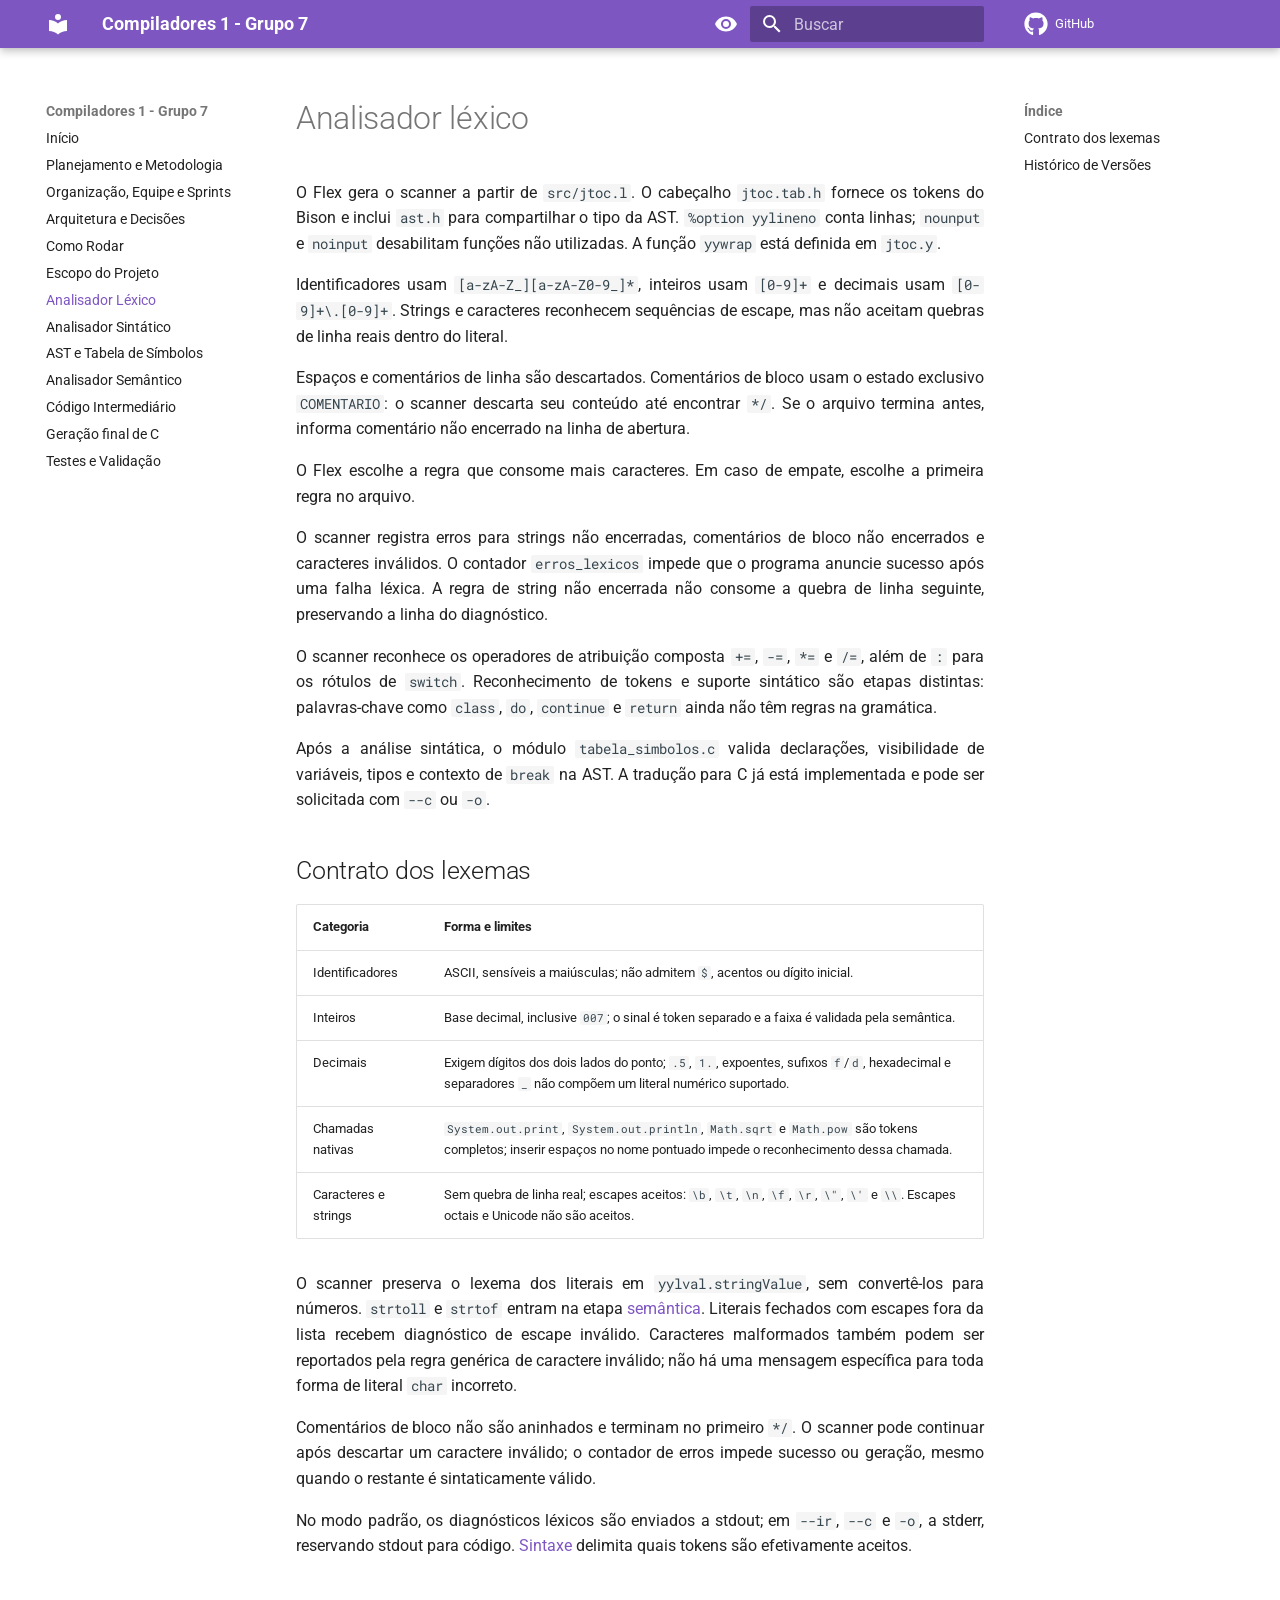
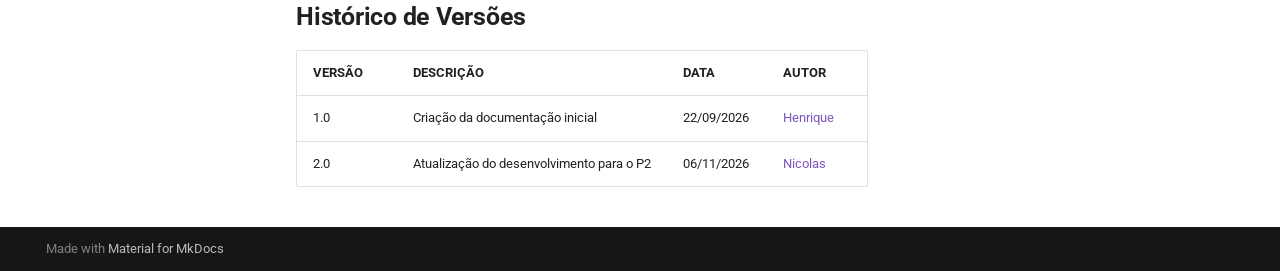
<file: analisador-lexico/index.html>
<!doctype html>
<html lang="pt" class="no-js">
  <head>
    
      <meta charset="utf-8">
      <meta name="viewport" content="width=device-width,initial-scale=1">
      
      
      
        <link rel="canonical" href="https://nicolaszanin06.github.io/Trabalho_Compiladores1/analisador-lexico/">
      
      
        <link rel="prev" href="../escopo/">
      
      
        <link rel="next" href="../analisador-sintatico/">
      
      
        
      
      
      <link rel="icon" href="../assets/images/favicon.png">
      <meta name="generator" content="mkdocs-1.6.1, mkdocs-material-9.8.2">
    
    
      
        <title>Analisador Léxico - Compiladores 1 - Grupo 7</title>
      
    
    
      <link rel="stylesheet" href="../assets/stylesheets/main.57a0d79d.min.css">
      
        
        <link rel="stylesheet" href="../assets/stylesheets/palette.fb2fffe2.min.css">
      
      


    
    
      
    
    
      
        
        
        <link rel="preconnect" href="https://fonts.gstatic.com" crossorigin>
        <link rel="stylesheet" href="https://fonts.googleapis.com/css?family=Roboto:300,300i,400,400i,700,700i%7CRoboto+Mono:400,400i,700,700i&display=fallback">
        <style>:root{--md-text-font:"Roboto";--md-code-font:"Roboto Mono"}</style>
      
    
    
      <link rel="stylesheet" href="../stylesheets/extra.css">
    
    <script>__md_scope=new URL("..",location),__md_hash=e=>[...e].reduce(((e,_)=>(e<<5)-e+_.charCodeAt(0)),0),__md_get=(e,_=localStorage,t=__md_scope)=>JSON.parse(_.getItem(t.pathname+"."+e)),__md_set=(e,_,t=localStorage,a=__md_scope)=>{try{t.setItem(a.pathname+"."+e,JSON.stringify(_))}catch(e){}}</script>
    
      

    
    
  </head>
  
  
    
    
      
    
    
    
    
    <body dir="ltr" data-md-color-scheme="default" data-md-color-primary="deep-purple" data-md-color-accent="purple">
  
    
    <input class="md-toggle" data-md-toggle="drawer" type="checkbox" id="__drawer" autocomplete="off">
    <input class="md-toggle" data-md-toggle="search" type="checkbox" id="__search" autocomplete="off">
    <label class="md-overlay" for="__drawer"></label>
    <div data-md-component="skip">
      
        
        <a href="#analisador-lexico" class="md-skip">
          Pular para conteúdo
        </a>
      
    </div>
    <div data-md-component="announce">
      
    </div>
    
    
      

  

<header class="md-header md-header--shadow" data-md-component="header">
  <nav class="md-header__inner md-grid" aria-label="Cabeçalho">
    <a href=".." title="Compiladores 1 - Grupo 7" class="md-header__button md-logo" aria-label="Compiladores 1 - Grupo 7" data-md-component="logo">
      
  
  <svg xmlns="http://www.w3.org/2000/svg" viewBox="0 0 24 24"><path d="M12 8a3 3 0 0 0 3-3 3 3 0 0 0-3-3 3 3 0 0 0-3 3 3 3 0 0 0 3 3m0 3.54C9.64 9.35 6.5 8 3 8v11c3.5 0 6.64 1.35 9 3.54 2.36-2.19 5.5-3.54 9-3.54V8c-3.5 0-6.64 1.35-9 3.54"/></svg>

    </a>
    <label class="md-header__button md-icon" for="__drawer">
      
      <svg xmlns="http://www.w3.org/2000/svg" viewBox="0 0 24 24"><path d="M3 6h18v2H3zm0 5h18v2H3zm0 5h18v2H3z"/></svg>
    </label>
    <div class="md-header__title" data-md-component="header-title">
      <div class="md-header__ellipsis">
        <div class="md-header__topic">
          <span class="md-ellipsis">
            Compiladores 1 - Grupo 7
          </span>
        </div>
        <div class="md-header__topic" data-md-component="header-topic">
          <span class="md-ellipsis">
            
              Analisador Léxico
            
          </span>
        </div>
      </div>
    </div>
    
      
        <form class="md-header__option" data-md-component="palette">
  
    
    
    
    <input class="md-option" data-md-color-media="" data-md-color-scheme="default" data-md-color-primary="deep-purple" data-md-color-accent="purple"  aria-label="Modo escuro"  type="radio" name="__palette" id="__palette_0">
    
      <label class="md-header__button md-icon" title="Modo escuro" for="__palette_1" hidden>
        <svg xmlns="http://www.w3.org/2000/svg" viewBox="0 0 24 24"><path d="M12 9a3 3 0 0 0-3 3 3 3 0 0 0 3 3 3 3 0 0 0 3-3 3 3 0 0 0-3-3m0 8a5 5 0 0 1-5-5 5 5 0 0 1 5-5 5 5 0 0 1 5 5 5 5 0 0 1-5 5m0-12.5C7 4.5 2.73 7.61 1 12c1.73 4.39 6 7.5 11 7.5s9.27-3.11 11-7.5c-1.73-4.39-6-7.5-11-7.5"/></svg>
      </label>
    
  
    
    
    
    <input class="md-option" data-md-color-media="" data-md-color-scheme="slate" data-md-color-primary="deep-purple" data-md-color-accent="purple"  aria-label="Modo claro"  type="radio" name="__palette" id="__palette_1">
    
      <label class="md-header__button md-icon" title="Modo claro" for="__palette_0" hidden>
        <svg xmlns="http://www.w3.org/2000/svg" viewBox="0 0 24 24"><path d="M12 9a3 3 0 0 1 3 3 3 3 0 0 1-3 3 3 3 0 0 1-3-3 3 3 0 0 1 3-3m0-4.5c5 0 9.27 3.11 11 7.5-1.73 4.39-6 7.5-11 7.5S2.73 16.39 1 12c1.73-4.39 6-7.5 11-7.5M3.18 12a9.821 9.821 0 0 0 17.64 0 9.821 9.821 0 0 0-17.64 0"/></svg>
      </label>
    
  
</form>
      
    
    
      <script>var palette=__md_get("__palette");if(palette&&palette.color){if("(prefers-color-scheme)"===palette.color.media){var media=matchMedia("(prefers-color-scheme: light)"),input=document.querySelector(media.matches?"[data-md-color-media='(prefers-color-scheme: light)']":"[data-md-color-media='(prefers-color-scheme: dark)']");palette.color.media=input.getAttribute("data-md-color-media"),palette.color.scheme=input.getAttribute("data-md-color-scheme"),palette.color.primary=input.getAttribute("data-md-color-primary"),palette.color.accent=input.getAttribute("data-md-color-accent")}for(var[key,value]of Object.entries(palette.color))document.body.setAttribute("data-md-color-"+key,value)}</script>
    
    
    
      
      
        <label class="md-header__button md-icon" for="__search">
          
          <svg xmlns="http://www.w3.org/2000/svg" viewBox="0 0 24 24"><path d="M9.5 3A6.5 6.5 0 0 1 16 9.5c0 1.61-.59 3.09-1.56 4.23l.27.27h.79l5 5-1.5 1.5-5-5v-.79l-.27-.27A6.52 6.52 0 0 1 9.5 16 6.5 6.5 0 0 1 3 9.5 6.5 6.5 0 0 1 9.5 3m0 2C7 5 5 7 5 9.5S7 14 9.5 14 14 12 14 9.5 12 5 9.5 5"/></svg>
        </label>
        <div class="md-search" data-md-component="search" role="dialog">
  <label class="md-search__overlay" for="__search"></label>
  <div class="md-search__inner" role="search">
    <form class="md-search__form" name="search">
      <input type="text" class="md-search__input" name="query" aria-label="Buscar" placeholder="Buscar" autocapitalize="off" autocorrect="off" autocomplete="off" spellcheck="false" data-md-component="search-query" required>
      <label class="md-search__icon md-icon" for="__search">
        
        <svg xmlns="http://www.w3.org/2000/svg" viewBox="0 0 24 24"><path d="M9.5 3A6.5 6.5 0 0 1 16 9.5c0 1.61-.59 3.09-1.56 4.23l.27.27h.79l5 5-1.5 1.5-5-5v-.79l-.27-.27A6.52 6.52 0 0 1 9.5 16 6.5 6.5 0 0 1 3 9.5 6.5 6.5 0 0 1 9.5 3m0 2C7 5 5 7 5 9.5S7 14 9.5 14 14 12 14 9.5 12 5 9.5 5"/></svg>
        
        <svg xmlns="http://www.w3.org/2000/svg" viewBox="0 0 24 24"><path d="M20 11v2H8l5.5 5.5-1.42 1.42L4.16 12l7.92-7.92L13.5 5.5 8 11z"/></svg>
      </label>
      <nav class="md-search__options" aria-label="Pesquisar">
        
        <button type="reset" class="md-search__icon md-icon" title="Limpar" aria-label="Limpar" tabindex="-1">
          
          <svg xmlns="http://www.w3.org/2000/svg" viewBox="0 0 24 24"><path d="M19 6.41 17.59 5 12 10.59 6.41 5 5 6.41 10.59 12 5 17.59 6.41 19 12 13.41 17.59 19 19 17.59 13.41 12z"/></svg>
        </button>
      </nav>
      
    </form>
    <div class="md-search__output">
      <div class="md-search__scrollwrap" tabindex="0" data-md-scrollfix>
        <div class="md-search-result" data-md-component="search-result">
          <div class="md-search-result__meta">
            Inicializando busca
          </div>
          <ol class="md-search-result__list" role="presentation"></ol>
        </div>
      </div>
    </div>
  </div>
</div>
      
    
    
      <div class="md-header__source">
        <a href="https://github.com/nicolaszanin06/Trabalho_Compiladores1" title="Ir para repositório" class="md-source" data-md-component="source">
  <div class="md-source__icon md-icon">
    
    <svg xmlns="http://www.w3.org/2000/svg" viewBox="0 0 512 512"><!--! Font Awesome Free 7.1.0 by @fontawesome - https://fontawesome.com License - https://fontawesome.com/license/free (Icons: CC BY 4.0, Fonts: SIL OFL 1.1, Code: MIT License) Copyright 2025 Fonticons, Inc.--><path d="M173.9 397.4c0 2-2.3 3.6-5.2 3.6-3.3.3-5.6-1.3-5.6-3.6 0-2 2.3-3.6 5.2-3.6 3-.3 5.6 1.3 5.6 3.6m-31.1-4.5c-.7 2 1.3 4.3 4.3 4.9 2.6 1 5.6 0 6.2-2s-1.3-4.3-4.3-5.2c-2.6-.7-5.5.3-6.2 2.3m44.2-1.7c-2.9.7-4.9 2.6-4.6 4.9.3 2 2.9 3.3 5.9 2.6 2.9-.7 4.9-2.6 4.6-4.6-.3-1.9-3-3.2-5.9-2.9M252.8 8C114.1 8 8 113.3 8 252c0 110.9 69.8 205.8 169.5 239.2 12.8 2.3 17.3-5.6 17.3-12.1 0-6.2-.3-40.4-.3-61.4 0 0-70 15-84.7-29.8 0 0-11.4-29.1-27.8-36.6 0 0-22.9-15.7 1.6-15.4 0 0 24.9 2 38.6 25.8 21.9 38.6 58.6 27.5 72.9 20.9 2.3-16 8.8-27.1 16-33.7-55.9-6.2-112.3-14.3-112.3-110.5 0-27.5 7.6-41.3 23.6-58.9-2.6-6.5-11.1-33.3 2.6-67.9 20.9-6.5 69 27 69 27 20-5.6 41.5-8.5 62.8-8.5s42.8 2.9 62.8 8.5c0 0 48.1-33.6 69-27 13.7 34.7 5.2 61.4 2.6 67.9 16 17.7 25.8 31.5 25.8 58.9 0 96.5-58.9 104.2-114.8 110.5 9.2 7.9 17 22.9 17 46.4 0 33.7-.3 75.4-.3 83.6 0 6.5 4.6 14.4 17.3 12.1C436.2 457.8 504 362.9 504 252 504 113.3 391.5 8 252.8 8M105.2 352.9c-1.3 1-1 3.3.7 5.2 1.6 1.6 3.9 2.3 5.2 1 1.3-1 1-3.3-.7-5.2-1.6-1.6-3.9-2.3-5.2-1m-10.8-8.1c-.7 1.3.3 2.9 2.3 3.9 1.6 1 3.6.7 4.3-.7.7-1.3-.3-2.9-2.3-3.9-2-.6-3.6-.3-4.3.7m32.4 35.6c-1.6 1.3-1 4.3 1.3 6.2 2.3 2.3 5.2 2.6 6.5 1 1.3-1.3.7-4.3-1.3-6.2-2.2-2.3-5.2-2.6-6.5-1m-11.4-14.7c-1.6 1-1.6 3.6 0 5.9s4.3 3.3 5.6 2.3c1.6-1.3 1.6-3.9 0-6.2-1.4-2.3-4-3.3-5.6-2"/></svg>
  </div>
  <div class="md-source__repository">
    GitHub
  </div>
</a>
      </div>
    
  </nav>
  
</header>
    
    <div class="md-container" data-md-component="container">
      
      
        
          
        
      
      <main class="md-main" data-md-component="main">
        <div class="md-main__inner md-grid">
          
            
              
              <div class="md-sidebar md-sidebar--primary" data-md-component="sidebar" data-md-type="navigation" >
                <div class="md-sidebar__scrollwrap">
                  <div class="md-sidebar__inner">
                    



<nav class="md-nav md-nav--primary" aria-label="Navegação" data-md-level="0">
  <label class="md-nav__title" for="__drawer">
    <a href=".." title="Compiladores 1 - Grupo 7" class="md-nav__button md-logo" aria-label="Compiladores 1 - Grupo 7" data-md-component="logo">
      
  
  <svg xmlns="http://www.w3.org/2000/svg" viewBox="0 0 24 24"><path d="M12 8a3 3 0 0 0 3-3 3 3 0 0 0-3-3 3 3 0 0 0-3 3 3 3 0 0 0 3 3m0 3.54C9.64 9.35 6.5 8 3 8v11c3.5 0 6.64 1.35 9 3.54 2.36-2.19 5.5-3.54 9-3.54V8c-3.5 0-6.64 1.35-9 3.54"/></svg>

    </a>
    Compiladores 1 - Grupo 7
  </label>
  
    <div class="md-nav__source">
      <a href="https://github.com/nicolaszanin06/Trabalho_Compiladores1" title="Ir para repositório" class="md-source" data-md-component="source">
  <div class="md-source__icon md-icon">
    
    <svg xmlns="http://www.w3.org/2000/svg" viewBox="0 0 512 512"><!--! Font Awesome Free 7.1.0 by @fontawesome - https://fontawesome.com License - https://fontawesome.com/license/free (Icons: CC BY 4.0, Fonts: SIL OFL 1.1, Code: MIT License) Copyright 2025 Fonticons, Inc.--><path d="M173.9 397.4c0 2-2.3 3.6-5.2 3.6-3.3.3-5.6-1.3-5.6-3.6 0-2 2.3-3.6 5.2-3.6 3-.3 5.6 1.3 5.6 3.6m-31.1-4.5c-.7 2 1.3 4.3 4.3 4.9 2.6 1 5.6 0 6.2-2s-1.3-4.3-4.3-5.2c-2.6-.7-5.5.3-6.2 2.3m44.2-1.7c-2.9.7-4.9 2.6-4.6 4.9.3 2 2.9 3.3 5.9 2.6 2.9-.7 4.9-2.6 4.6-4.6-.3-1.9-3-3.2-5.9-2.9M252.8 8C114.1 8 8 113.3 8 252c0 110.9 69.8 205.8 169.5 239.2 12.8 2.3 17.3-5.6 17.3-12.1 0-6.2-.3-40.4-.3-61.4 0 0-70 15-84.7-29.8 0 0-11.4-29.1-27.8-36.6 0 0-22.9-15.7 1.6-15.4 0 0 24.9 2 38.6 25.8 21.9 38.6 58.6 27.5 72.9 20.9 2.3-16 8.8-27.1 16-33.7-55.9-6.2-112.3-14.3-112.3-110.5 0-27.5 7.6-41.3 23.6-58.9-2.6-6.5-11.1-33.3 2.6-67.9 20.9-6.5 69 27 69 27 20-5.6 41.5-8.5 62.8-8.5s42.8 2.9 62.8 8.5c0 0 48.1-33.6 69-27 13.7 34.7 5.2 61.4 2.6 67.9 16 17.7 25.8 31.5 25.8 58.9 0 96.5-58.9 104.2-114.8 110.5 9.2 7.9 17 22.9 17 46.4 0 33.7-.3 75.4-.3 83.6 0 6.5 4.6 14.4 17.3 12.1C436.2 457.8 504 362.9 504 252 504 113.3 391.5 8 252.8 8M105.2 352.9c-1.3 1-1 3.3.7 5.2 1.6 1.6 3.9 2.3 5.2 1 1.3-1 1-3.3-.7-5.2-1.6-1.6-3.9-2.3-5.2-1m-10.8-8.1c-.7 1.3.3 2.9 2.3 3.9 1.6 1 3.6.7 4.3-.7.7-1.3-.3-2.9-2.3-3.9-2-.6-3.6-.3-4.3.7m32.4 35.6c-1.6 1.3-1 4.3 1.3 6.2 2.3 2.3 5.2 2.6 6.5 1 1.3-1.3.7-4.3-1.3-6.2-2.2-2.3-5.2-2.6-6.5-1m-11.4-14.7c-1.6 1-1.6 3.6 0 5.9s4.3 3.3 5.6 2.3c1.6-1.3 1.6-3.9 0-6.2-1.4-2.3-4-3.3-5.6-2"/></svg>
  </div>
  <div class="md-source__repository">
    GitHub
  </div>
</a>
    </div>
  
  <ul class="md-nav__list" data-md-scrollfix>
    
      
      
  
  
  
  
    <li class="md-nav__item">
      <a href=".." class="md-nav__link">
        
  
  
  <span class="md-ellipsis">
    
  
    Início
  

    
  </span>
  
  

      </a>
    </li>
  

    
      
      
  
  
  
  
    <li class="md-nav__item">
      <a href="../planejamento/" class="md-nav__link">
        
  
  
  <span class="md-ellipsis">
    
  
    Planejamento e Metodologia
  

    
  </span>
  
  

      </a>
    </li>
  

    
      
      
  
  
  
  
    <li class="md-nav__item">
      <a href="../organizacao-sprints/" class="md-nav__link">
        
  
  
  <span class="md-ellipsis">
    
  
    Organização, Equipe e Sprints
  

    
  </span>
  
  

      </a>
    </li>
  

    
      
      
  
  
  
  
    <li class="md-nav__item">
      <a href="../arquitetura-decisoes/" class="md-nav__link">
        
  
  
  <span class="md-ellipsis">
    
  
    Arquitetura e Decisões
  

    
  </span>
  
  

      </a>
    </li>
  

    
      
      
  
  
  
  
    <li class="md-nav__item">
      <a href="../como-rodar/" class="md-nav__link">
        
  
  
  <span class="md-ellipsis">
    
  
    Como Rodar
  

    
  </span>
  
  

      </a>
    </li>
  

    
      
      
  
  
  
  
    <li class="md-nav__item">
      <a href="../escopo/" class="md-nav__link">
        
  
  
  <span class="md-ellipsis">
    
  
    Escopo do Projeto
  

    
  </span>
  
  

      </a>
    </li>
  

    
      
      
  
  
    
  
  
  
    <li class="md-nav__item md-nav__item--active">
      
      <input class="md-nav__toggle md-toggle" type="checkbox" id="__toc">
      
      
        
      
      
        <label class="md-nav__link md-nav__link--active" for="__toc">
          
  
  
  <span class="md-ellipsis">
    
  
    Analisador Léxico
  

    
  </span>
  
  

          <span class="md-nav__icon md-icon"></span>
        </label>
      
      <a href="./" class="md-nav__link md-nav__link--active">
        
  
  
  <span class="md-ellipsis">
    
  
    Analisador Léxico
  

    
  </span>
  
  

      </a>
      
        

<nav class="md-nav md-nav--secondary" aria-label="Índice">
  
  
  
    
  
  
    <label class="md-nav__title" for="__toc">
      <span class="md-nav__icon md-icon"></span>
      Índice
    </label>
    <ul class="md-nav__list" data-md-component="toc" data-md-scrollfix>
      
        <li class="md-nav__item">
  <a href="#contrato-dos-lexemas" class="md-nav__link">
    <span class="md-ellipsis">
      
        Contrato dos lexemas
      
    </span>
  </a>
  
</li>
      
        <li class="md-nav__item">
  <a href="#historico-de-versoes" class="md-nav__link">
    <span class="md-ellipsis">
      
        Histórico de Versões
      
    </span>
  </a>
  
</li>
      
    </ul>
  
</nav>
      
    </li>
  

    
      
      
  
  
  
  
    <li class="md-nav__item">
      <a href="../analisador-sintatico/" class="md-nav__link">
        
  
  
  <span class="md-ellipsis">
    
  
    Analisador Sintático
  

    
  </span>
  
  

      </a>
    </li>
  

    
      
      
  
  
  
  
    <li class="md-nav__item">
      <a href="../ast-tabela/" class="md-nav__link">
        
  
  
  <span class="md-ellipsis">
    
  
    AST e Tabela de Símbolos
  

    
  </span>
  
  

      </a>
    </li>
  

    
      
      
  
  
  
  
    <li class="md-nav__item">
      <a href="../analisador-semantico/" class="md-nav__link">
        
  
  
  <span class="md-ellipsis">
    
  
    Analisador Semântico
  

    
  </span>
  
  

      </a>
    </li>
  

    
      
      
  
  
  
  
    <li class="md-nav__item">
      <a href="../codigo-intermediario/" class="md-nav__link">
        
  
  
  <span class="md-ellipsis">
    
  
    Código Intermediário
  

    
  </span>
  
  

      </a>
    </li>
  

    
      
      
  
  
  
  
    <li class="md-nav__item">
      <a href="../geracao-c/" class="md-nav__link">
        
  
  
  <span class="md-ellipsis">
    
  
    Geração final de C
  

    
  </span>
  
  

      </a>
    </li>
  

    
      
      
  
  
  
  
    <li class="md-nav__item">
      <a href="../testes/" class="md-nav__link">
        
  
  
  <span class="md-ellipsis">
    
  
    Testes e Validação
  

    
  </span>
  
  

      </a>
    </li>
  

    
  </ul>
</nav>
                  </div>
                </div>
              </div>
            
            
              
              <div class="md-sidebar md-sidebar--secondary" data-md-component="sidebar" data-md-type="toc" >
                <div class="md-sidebar__scrollwrap">
                  <div class="md-sidebar__inner">
                    

<nav class="md-nav md-nav--secondary" aria-label="Índice">
  
  
  
    
  
  
    <label class="md-nav__title" for="__toc">
      <span class="md-nav__icon md-icon"></span>
      Índice
    </label>
    <ul class="md-nav__list" data-md-component="toc" data-md-scrollfix>
      
        <li class="md-nav__item">
  <a href="#contrato-dos-lexemas" class="md-nav__link">
    <span class="md-ellipsis">
      
        Contrato dos lexemas
      
    </span>
  </a>
  
</li>
      
        <li class="md-nav__item">
  <a href="#historico-de-versoes" class="md-nav__link">
    <span class="md-ellipsis">
      
        Histórico de Versões
      
    </span>
  </a>
  
</li>
      
    </ul>
  
</nav>
                  </div>
                </div>
              </div>
            
          
          
            <div class="md-content" data-md-component="content">
              
              <article class="md-content__inner md-typeset">
                
                  


  
  


<h1 id="analisador-lexico">Analisador léxico</h1>
<p>O Flex gera o scanner a partir de <code>src/jtoc.l</code>. O cabeçalho <code>jtoc.tab.h</code> fornece os tokens do Bison e inclui <code>ast.h</code> para compartilhar o tipo da AST. <code>%option yylineno</code> conta linhas; <code>nounput</code> e <code>noinput</code> desabilitam funções não utilizadas. A função <code>yywrap</code> está definida em <code>jtoc.y</code>.</p>
<p>Identificadores usam <code>[a-zA-Z_][a-zA-Z0-9_]*</code>, inteiros usam <code>[0-9]+</code> e decimais usam <code>[0-9]+\.[0-9]+</code>. Strings e caracteres reconhecem sequências de escape, mas não aceitam quebras de linha reais dentro do literal.</p>
<p>Espaços e comentários de linha são descartados. Comentários de bloco usam o estado exclusivo <code>COMENTARIO</code>: o scanner descarta seu conteúdo até encontrar <code>*/</code>. Se o arquivo termina antes, informa comentário não encerrado na linha de abertura.</p>
<p>O Flex escolhe a regra que consome mais caracteres. Em caso de empate, escolhe a primeira regra no arquivo.</p>
<p>O scanner registra erros para strings não encerradas, comentários de bloco não encerrados e caracteres inválidos. O contador <code>erros_lexicos</code> impede que o programa anuncie sucesso após uma falha léxica. A regra de string não encerrada não consome a quebra de linha seguinte, preservando a linha do diagnóstico.</p>
<p>O scanner reconhece os operadores de atribuição composta <code>+=</code>, <code>-=</code>, <code>*=</code> e <code>/=</code>, além de <code>:</code> para os rótulos de <code>switch</code>. Reconhecimento de tokens e suporte sintático são etapas distintas: palavras-chave como <code>class</code>, <code>do</code>, <code>continue</code> e <code>return</code> ainda não têm regras na gramática.</p>
<p>Após a análise sintática, o módulo <code>tabela_simbolos.c</code> valida declarações, visibilidade de variáveis, tipos e contexto de <code>break</code> na AST. A tradução para C já está implementada e pode ser solicitada com <code>--c</code> ou <code>-o</code>.</p>
<h2 id="contrato-dos-lexemas">Contrato dos lexemas</h2>
<table>
<thead>
<tr>
<th>Categoria</th>
<th>Forma e limites</th>
</tr>
</thead>
<tbody>
<tr>
<td>Identificadores</td>
<td>ASCII, sensíveis a maiúsculas; não admitem <code>$</code>, acentos ou dígito inicial.</td>
</tr>
<tr>
<td>Inteiros</td>
<td>Base decimal, inclusive <code>007</code>; o sinal é token separado e a faixa é validada pela semântica.</td>
</tr>
<tr>
<td>Decimais</td>
<td>Exigem dígitos dos dois lados do ponto; <code>.5</code>, <code>1.</code>, expoentes, sufixos <code>f</code>/<code>d</code>, hexadecimal e separadores <code>_</code> não compõem um literal numérico suportado.</td>
</tr>
<tr>
<td>Chamadas nativas</td>
<td><code>System.out.print</code>, <code>System.out.println</code>, <code>Math.sqrt</code> e <code>Math.pow</code> são tokens completos; inserir espaços no nome pontuado impede o reconhecimento dessa chamada.</td>
</tr>
<tr>
<td>Caracteres e strings</td>
<td>Sem quebra de linha real; escapes aceitos: <code>\b</code>, <code>\t</code>, <code>\n</code>, <code>\f</code>, <code>\r</code>, <code>\"</code>, <code>\'</code> e <code>\\</code>. Escapes octais e Unicode não são aceitos.</td>
</tr>
</tbody>
</table>
<p>O scanner preserva o lexema dos literais em <code>yylval.stringValue</code>, sem convertê-los para números. <code>strtoll</code> e <code>strtof</code> entram na etapa <a href="../analisador-semantico/">semântica</a>. Literais fechados com escapes fora da lista recebem diagnóstico de escape inválido. Caracteres malformados também podem ser reportados pela regra genérica de caractere inválido; não há uma mensagem específica para toda forma de literal <code>char</code> incorreto.</p>
<p>Comentários de bloco não são aninhados e terminam no primeiro <code>*/</code>. O scanner pode continuar após descartar um caractere inválido; o contador de erros impede sucesso ou geração, mesmo quando o restante é sintaticamente válido.</p>
<p>No modo padrão, os diagnósticos léxicos são enviados a stdout; em <code>--ir</code>, <code>--c</code> e <code>-o</code>, a stderr, reservando stdout para código. <a href="../analisador-sintatico/">Sintaxe</a> delimita quais tokens são efetivamente aceitos.</p>
<h2 id="historico-de-versoes"><strong>Histórico de Versões</strong></h2>
<table>
<thead>
<tr>
<th>VERSÃO</th>
<th>DESCRIÇÃO</th>
<th>DATA</th>
<th>AUTOR</th>
</tr>
</thead>
<tbody>
<tr>
<td>1.0</td>
<td>Criação da documentação inicial</td>
<td>22/09/2026</td>
<td><a href="https://github.com/henryqma">Henrique</a></td>
</tr>
<tr>
<td>2.0</td>
<td>Atualização do desenvolvimento para o P2</td>
<td>06/11/2026</td>
<td><a href="https://github.com/nicolaszanin06">Nicolas</a></td>
</tr>
</tbody>
</table>












                
              </article>
            </div>
          
          
<script>var target=document.getElementById(location.hash.slice(1));target&&target.name&&(target.checked=target.name.startsWith("__tabbed_"))</script>
        </div>
        
      </main>
      
        <footer class="md-footer">
  
  <div class="md-footer-meta md-typeset">
    <div class="md-footer-meta__inner md-grid">
      <div class="md-copyright">
  
  
    Made with
    <a href="https://squidfunk.github.io/mkdocs-material/" target="_blank" rel="noopener">
      Material for MkDocs
    </a>
  
</div>
      
    </div>
  </div>
</footer>
      
    </div>
    <div class="md-dialog" data-md-component="dialog">
      <div class="md-dialog__inner md-typeset"></div>
    </div>
    
    
    
      
      
      <script id="__config" type="application/json">{"annotate": null, "base": "..", "features": [], "search": "../assets/javascripts/workers/search.a7633da7.min.js", "tags": null, "translations": {"clipboard.copied": "Copiado para \u00e1rea de transfer\u00eancia", "clipboard.copy": "Copiar para \u00e1rea de transfer\u00eancia", "search.result.more.one": "mais 1 nesta p\u00e1gina", "search.result.more.other": "# mais nesta p\u00e1gina", "search.result.none": "Nenhum documento encontrado", "search.result.one": "1 documento encontrado", "search.result.other": "# documentos encontrados", "search.result.placeholder": "Digite para iniciar a busca", "search.result.term.missing": "Ausente", "select.version": "Selecione a vers\u00e3o"}, "version": null}</script>
    
    
      <script src="../assets/javascripts/bundle.a5f9d56c.min.js"></script>
      
    
  </body>
</html>
</file>
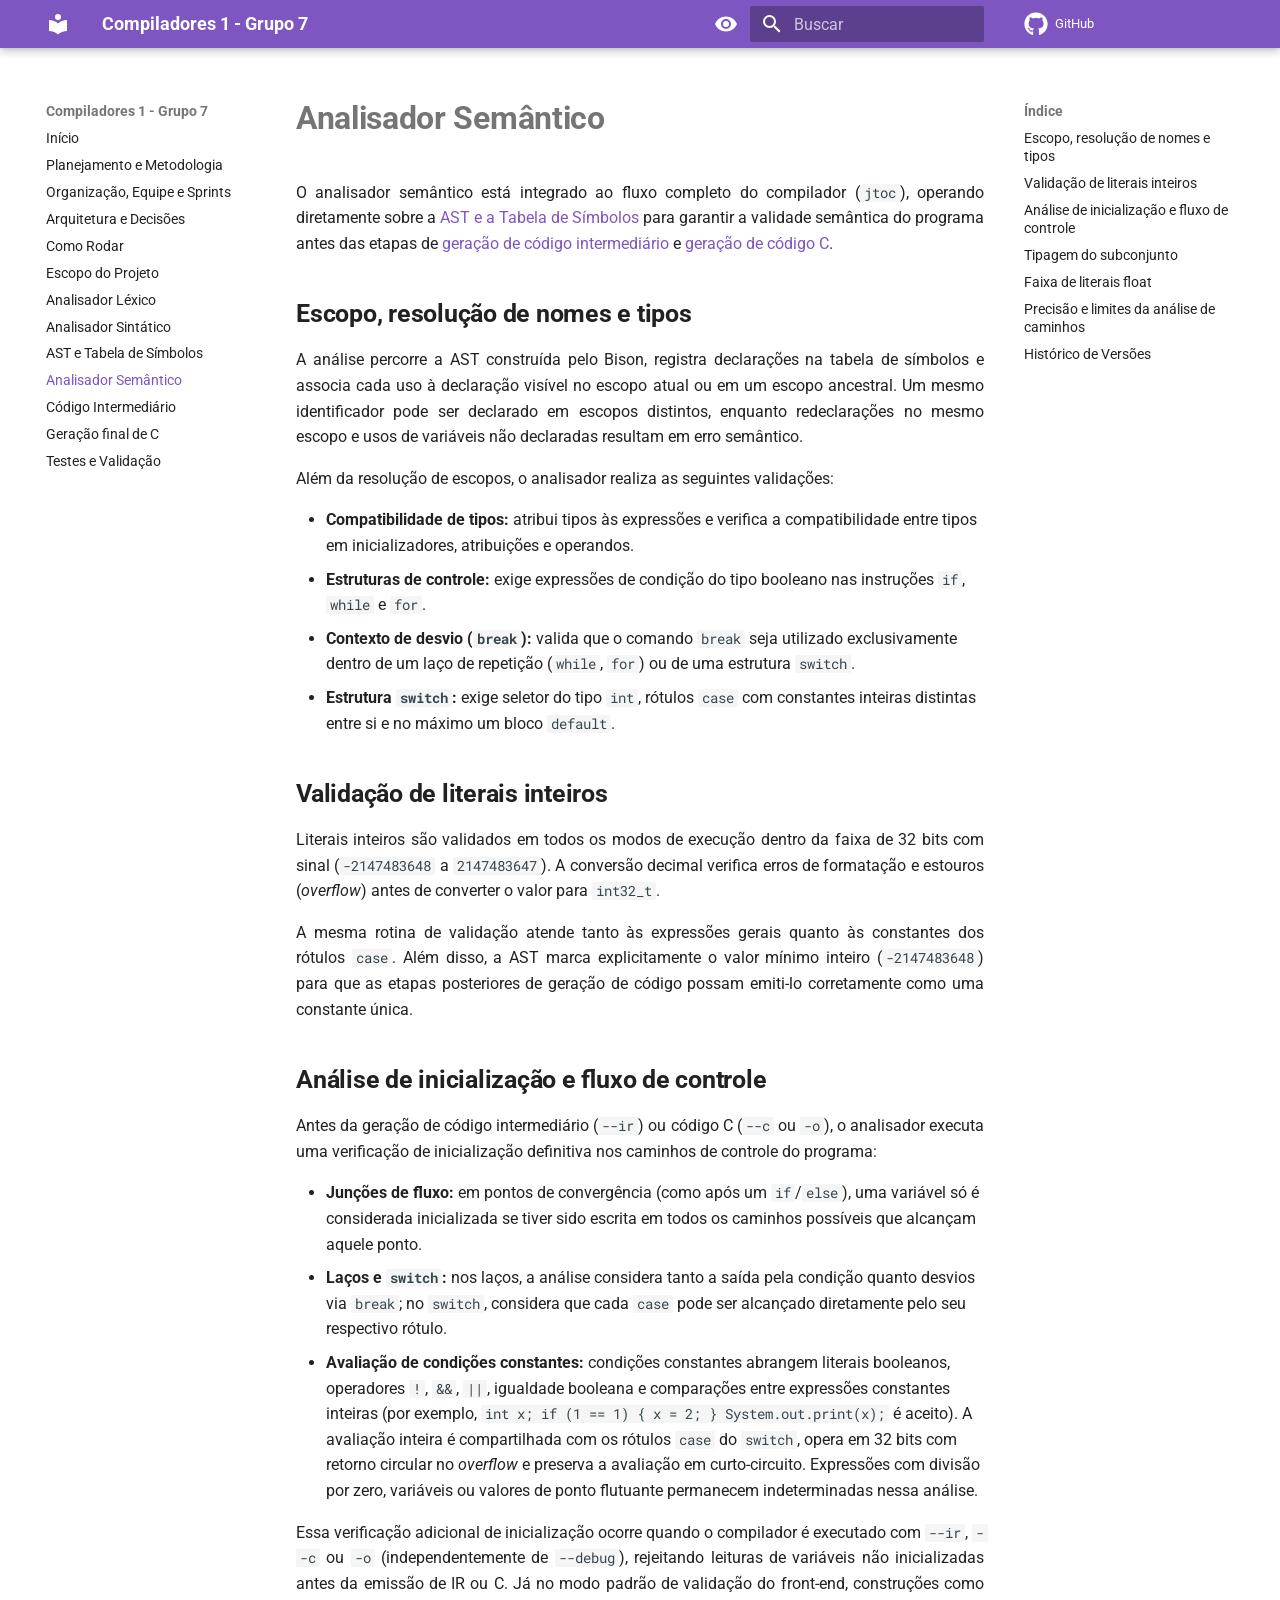
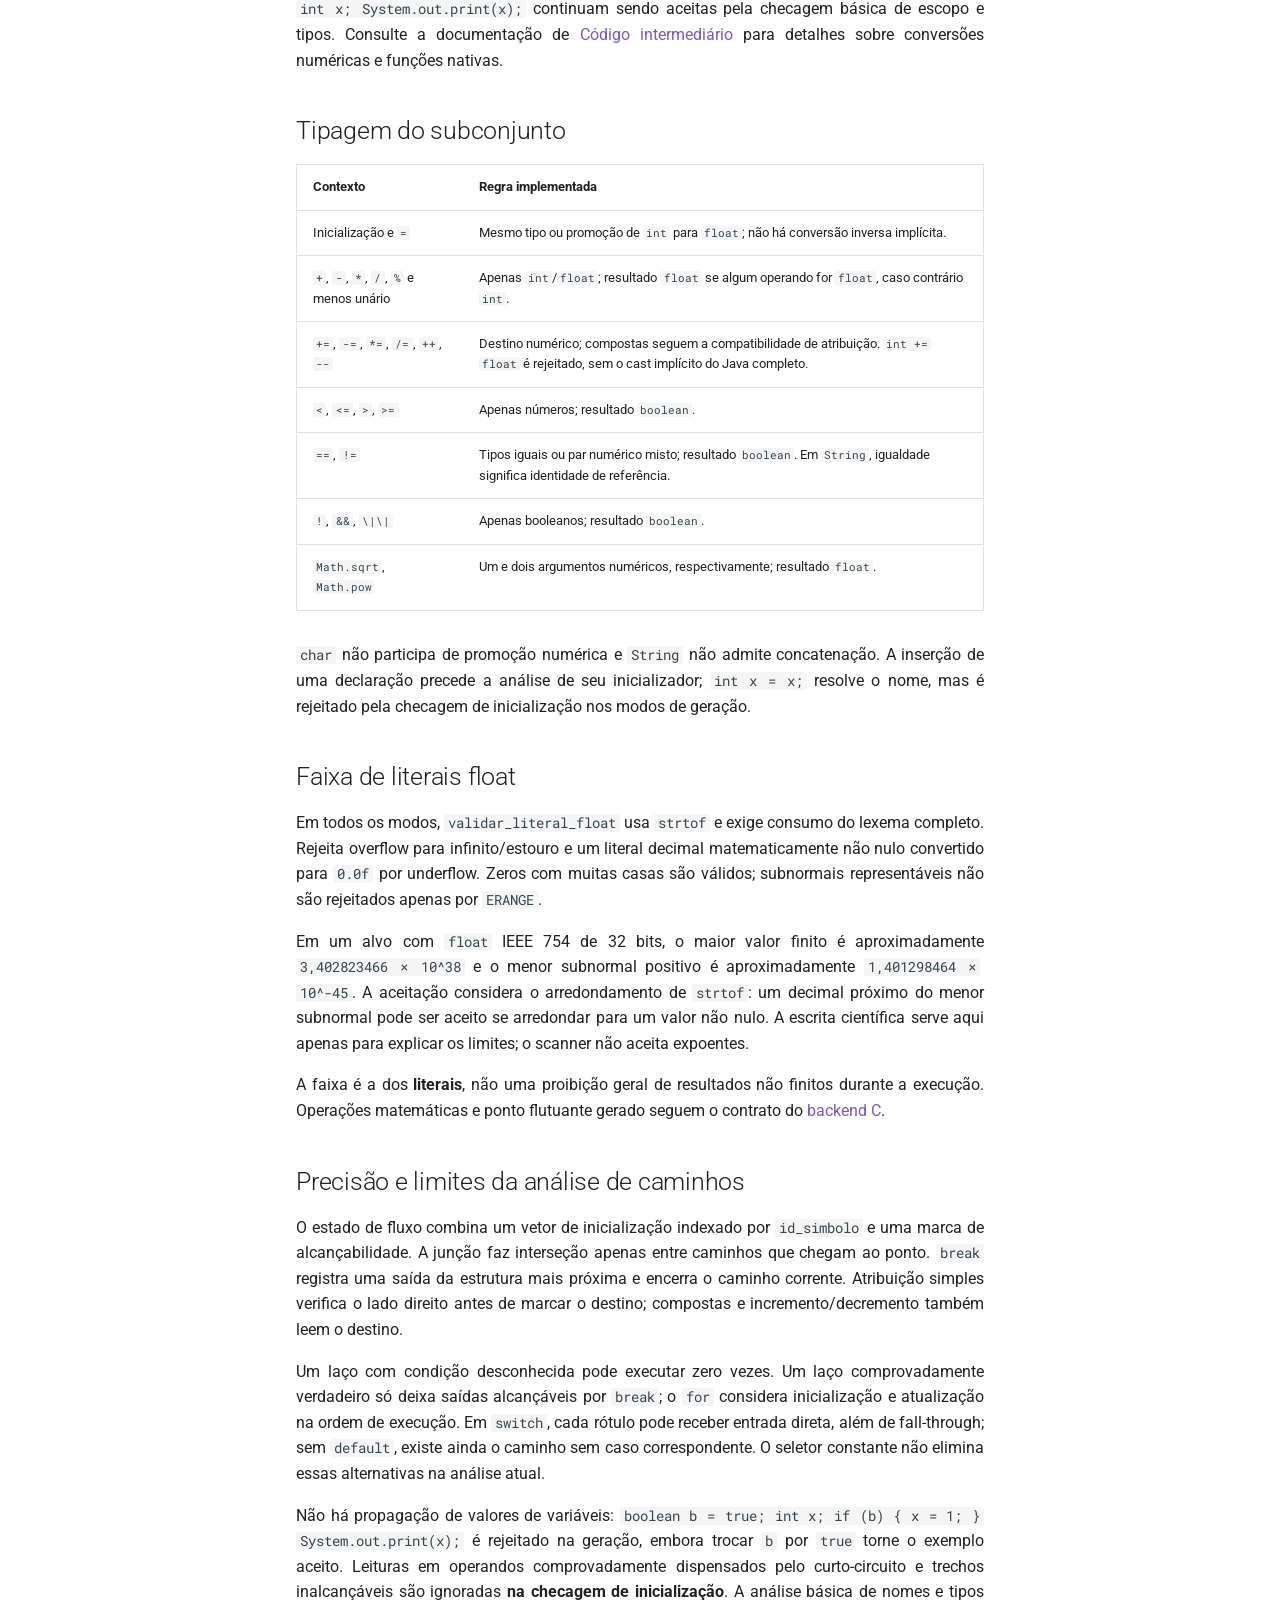
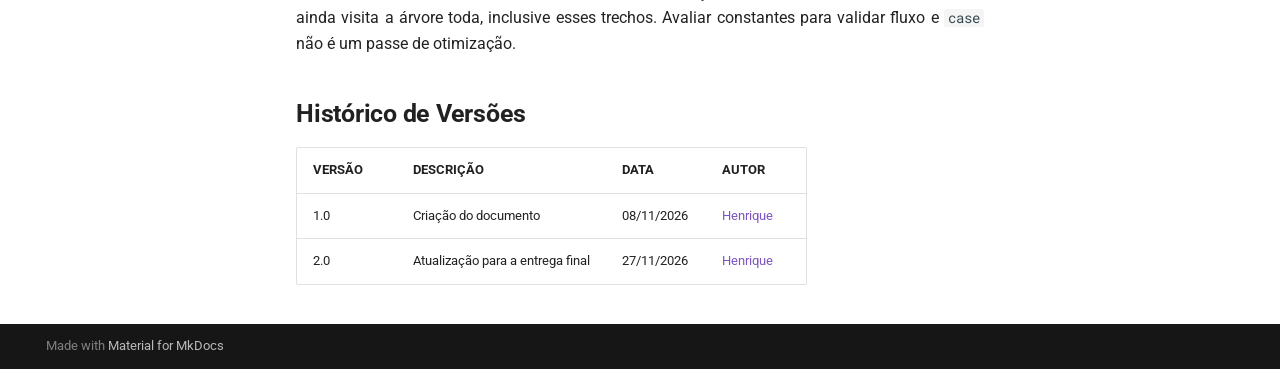
<file: analisador-semantico/index.html>
<!doctype html>
<html lang="pt" class="no-js">
  <head>
    
      <meta charset="utf-8">
      <meta name="viewport" content="width=device-width,initial-scale=1">
      
      
      
        <link rel="canonical" href="https://nicolaszanin06.github.io/Trabalho_Compiladores1/analisador-semantico/">
      
      
        <link rel="prev" href="../ast-tabela/">
      
      
        <link rel="next" href="../codigo-intermediario/">
      
      
        
      
      
      <link rel="icon" href="../assets/images/favicon.png">
      <meta name="generator" content="mkdocs-1.6.1, mkdocs-material-9.8.2">
    
    
      
        <title>Analisador Semântico - Compiladores 1 - Grupo 7</title>
      
    
    
      <link rel="stylesheet" href="../assets/stylesheets/main.57a0d79d.min.css">
      
        
        <link rel="stylesheet" href="../assets/stylesheets/palette.fb2fffe2.min.css">
      
      


    
    
      
    
    
      
        
        
        <link rel="preconnect" href="https://fonts.gstatic.com" crossorigin>
        <link rel="stylesheet" href="https://fonts.googleapis.com/css?family=Roboto:300,300i,400,400i,700,700i%7CRoboto+Mono:400,400i,700,700i&display=fallback">
        <style>:root{--md-text-font:"Roboto";--md-code-font:"Roboto Mono"}</style>
      
    
    
      <link rel="stylesheet" href="../stylesheets/extra.css">
    
    <script>__md_scope=new URL("..",location),__md_hash=e=>[...e].reduce(((e,_)=>(e<<5)-e+_.charCodeAt(0)),0),__md_get=(e,_=localStorage,t=__md_scope)=>JSON.parse(_.getItem(t.pathname+"."+e)),__md_set=(e,_,t=localStorage,a=__md_scope)=>{try{t.setItem(a.pathname+"."+e,JSON.stringify(_))}catch(e){}}</script>
    
      

    
    
  </head>
  
  
    
    
      
    
    
    
    
    <body dir="ltr" data-md-color-scheme="default" data-md-color-primary="deep-purple" data-md-color-accent="purple">
  
    
    <input class="md-toggle" data-md-toggle="drawer" type="checkbox" id="__drawer" autocomplete="off">
    <input class="md-toggle" data-md-toggle="search" type="checkbox" id="__search" autocomplete="off">
    <label class="md-overlay" for="__drawer"></label>
    <div data-md-component="skip">
      
        
        <a href="#analisador-semantico" class="md-skip">
          Pular para conteúdo
        </a>
      
    </div>
    <div data-md-component="announce">
      
    </div>
    
    
      

  

<header class="md-header md-header--shadow" data-md-component="header">
  <nav class="md-header__inner md-grid" aria-label="Cabeçalho">
    <a href=".." title="Compiladores 1 - Grupo 7" class="md-header__button md-logo" aria-label="Compiladores 1 - Grupo 7" data-md-component="logo">
      
  
  <svg xmlns="http://www.w3.org/2000/svg" viewBox="0 0 24 24"><path d="M12 8a3 3 0 0 0 3-3 3 3 0 0 0-3-3 3 3 0 0 0-3 3 3 3 0 0 0 3 3m0 3.54C9.64 9.35 6.5 8 3 8v11c3.5 0 6.64 1.35 9 3.54 2.36-2.19 5.5-3.54 9-3.54V8c-3.5 0-6.64 1.35-9 3.54"/></svg>

    </a>
    <label class="md-header__button md-icon" for="__drawer">
      
      <svg xmlns="http://www.w3.org/2000/svg" viewBox="0 0 24 24"><path d="M3 6h18v2H3zm0 5h18v2H3zm0 5h18v2H3z"/></svg>
    </label>
    <div class="md-header__title" data-md-component="header-title">
      <div class="md-header__ellipsis">
        <div class="md-header__topic">
          <span class="md-ellipsis">
            Compiladores 1 - Grupo 7
          </span>
        </div>
        <div class="md-header__topic" data-md-component="header-topic">
          <span class="md-ellipsis">
            
              Analisador Semântico
            
          </span>
        </div>
      </div>
    </div>
    
      
        <form class="md-header__option" data-md-component="palette">
  
    
    
    
    <input class="md-option" data-md-color-media="" data-md-color-scheme="default" data-md-color-primary="deep-purple" data-md-color-accent="purple"  aria-label="Modo escuro"  type="radio" name="__palette" id="__palette_0">
    
      <label class="md-header__button md-icon" title="Modo escuro" for="__palette_1" hidden>
        <svg xmlns="http://www.w3.org/2000/svg" viewBox="0 0 24 24"><path d="M12 9a3 3 0 0 0-3 3 3 3 0 0 0 3 3 3 3 0 0 0 3-3 3 3 0 0 0-3-3m0 8a5 5 0 0 1-5-5 5 5 0 0 1 5-5 5 5 0 0 1 5 5 5 5 0 0 1-5 5m0-12.5C7 4.5 2.73 7.61 1 12c1.73 4.39 6 7.5 11 7.5s9.27-3.11 11-7.5c-1.73-4.39-6-7.5-11-7.5"/></svg>
      </label>
    
  
    
    
    
    <input class="md-option" data-md-color-media="" data-md-color-scheme="slate" data-md-color-primary="deep-purple" data-md-color-accent="purple"  aria-label="Modo claro"  type="radio" name="__palette" id="__palette_1">
    
      <label class="md-header__button md-icon" title="Modo claro" for="__palette_0" hidden>
        <svg xmlns="http://www.w3.org/2000/svg" viewBox="0 0 24 24"><path d="M12 9a3 3 0 0 1 3 3 3 3 0 0 1-3 3 3 3 0 0 1-3-3 3 3 0 0 1 3-3m0-4.5c5 0 9.27 3.11 11 7.5-1.73 4.39-6 7.5-11 7.5S2.73 16.39 1 12c1.73-4.39 6-7.5 11-7.5M3.18 12a9.821 9.821 0 0 0 17.64 0 9.821 9.821 0 0 0-17.64 0"/></svg>
      </label>
    
  
</form>
      
    
    
      <script>var palette=__md_get("__palette");if(palette&&palette.color){if("(prefers-color-scheme)"===palette.color.media){var media=matchMedia("(prefers-color-scheme: light)"),input=document.querySelector(media.matches?"[data-md-color-media='(prefers-color-scheme: light)']":"[data-md-color-media='(prefers-color-scheme: dark)']");palette.color.media=input.getAttribute("data-md-color-media"),palette.color.scheme=input.getAttribute("data-md-color-scheme"),palette.color.primary=input.getAttribute("data-md-color-primary"),palette.color.accent=input.getAttribute("data-md-color-accent")}for(var[key,value]of Object.entries(palette.color))document.body.setAttribute("data-md-color-"+key,value)}</script>
    
    
    
      
      
        <label class="md-header__button md-icon" for="__search">
          
          <svg xmlns="http://www.w3.org/2000/svg" viewBox="0 0 24 24"><path d="M9.5 3A6.5 6.5 0 0 1 16 9.5c0 1.61-.59 3.09-1.56 4.23l.27.27h.79l5 5-1.5 1.5-5-5v-.79l-.27-.27A6.52 6.52 0 0 1 9.5 16 6.5 6.5 0 0 1 3 9.5 6.5 6.5 0 0 1 9.5 3m0 2C7 5 5 7 5 9.5S7 14 9.5 14 14 12 14 9.5 12 5 9.5 5"/></svg>
        </label>
        <div class="md-search" data-md-component="search" role="dialog">
  <label class="md-search__overlay" for="__search"></label>
  <div class="md-search__inner" role="search">
    <form class="md-search__form" name="search">
      <input type="text" class="md-search__input" name="query" aria-label="Buscar" placeholder="Buscar" autocapitalize="off" autocorrect="off" autocomplete="off" spellcheck="false" data-md-component="search-query" required>
      <label class="md-search__icon md-icon" for="__search">
        
        <svg xmlns="http://www.w3.org/2000/svg" viewBox="0 0 24 24"><path d="M9.5 3A6.5 6.5 0 0 1 16 9.5c0 1.61-.59 3.09-1.56 4.23l.27.27h.79l5 5-1.5 1.5-5-5v-.79l-.27-.27A6.52 6.52 0 0 1 9.5 16 6.5 6.5 0 0 1 3 9.5 6.5 6.5 0 0 1 9.5 3m0 2C7 5 5 7 5 9.5S7 14 9.5 14 14 12 14 9.5 12 5 9.5 5"/></svg>
        
        <svg xmlns="http://www.w3.org/2000/svg" viewBox="0 0 24 24"><path d="M20 11v2H8l5.5 5.5-1.42 1.42L4.16 12l7.92-7.92L13.5 5.5 8 11z"/></svg>
      </label>
      <nav class="md-search__options" aria-label="Pesquisar">
        
        <button type="reset" class="md-search__icon md-icon" title="Limpar" aria-label="Limpar" tabindex="-1">
          
          <svg xmlns="http://www.w3.org/2000/svg" viewBox="0 0 24 24"><path d="M19 6.41 17.59 5 12 10.59 6.41 5 5 6.41 10.59 12 5 17.59 6.41 19 12 13.41 17.59 19 19 17.59 13.41 12z"/></svg>
        </button>
      </nav>
      
    </form>
    <div class="md-search__output">
      <div class="md-search__scrollwrap" tabindex="0" data-md-scrollfix>
        <div class="md-search-result" data-md-component="search-result">
          <div class="md-search-result__meta">
            Inicializando busca
          </div>
          <ol class="md-search-result__list" role="presentation"></ol>
        </div>
      </div>
    </div>
  </div>
</div>
      
    
    
      <div class="md-header__source">
        <a href="https://github.com/nicolaszanin06/Trabalho_Compiladores1" title="Ir para repositório" class="md-source" data-md-component="source">
  <div class="md-source__icon md-icon">
    
    <svg xmlns="http://www.w3.org/2000/svg" viewBox="0 0 512 512"><!--! Font Awesome Free 7.1.0 by @fontawesome - https://fontawesome.com License - https://fontawesome.com/license/free (Icons: CC BY 4.0, Fonts: SIL OFL 1.1, Code: MIT License) Copyright 2025 Fonticons, Inc.--><path d="M173.9 397.4c0 2-2.3 3.6-5.2 3.6-3.3.3-5.6-1.3-5.6-3.6 0-2 2.3-3.6 5.2-3.6 3-.3 5.6 1.3 5.6 3.6m-31.1-4.5c-.7 2 1.3 4.3 4.3 4.9 2.6 1 5.6 0 6.2-2s-1.3-4.3-4.3-5.2c-2.6-.7-5.5.3-6.2 2.3m44.2-1.7c-2.9.7-4.9 2.6-4.6 4.9.3 2 2.9 3.3 5.9 2.6 2.9-.7 4.9-2.6 4.6-4.6-.3-1.9-3-3.2-5.9-2.9M252.8 8C114.1 8 8 113.3 8 252c0 110.9 69.8 205.8 169.5 239.2 12.8 2.3 17.3-5.6 17.3-12.1 0-6.2-.3-40.4-.3-61.4 0 0-70 15-84.7-29.8 0 0-11.4-29.1-27.8-36.6 0 0-22.9-15.7 1.6-15.4 0 0 24.9 2 38.6 25.8 21.9 38.6 58.6 27.5 72.9 20.9 2.3-16 8.8-27.1 16-33.7-55.9-6.2-112.3-14.3-112.3-110.5 0-27.5 7.6-41.3 23.6-58.9-2.6-6.5-11.1-33.3 2.6-67.9 20.9-6.5 69 27 69 27 20-5.6 41.5-8.5 62.8-8.5s42.8 2.9 62.8 8.5c0 0 48.1-33.6 69-27 13.7 34.7 5.2 61.4 2.6 67.9 16 17.7 25.8 31.5 25.8 58.9 0 96.5-58.9 104.2-114.8 110.5 9.2 7.9 17 22.9 17 46.4 0 33.7-.3 75.4-.3 83.6 0 6.5 4.6 14.4 17.3 12.1C436.2 457.8 504 362.9 504 252 504 113.3 391.5 8 252.8 8M105.2 352.9c-1.3 1-1 3.3.7 5.2 1.6 1.6 3.9 2.3 5.2 1 1.3-1 1-3.3-.7-5.2-1.6-1.6-3.9-2.3-5.2-1m-10.8-8.1c-.7 1.3.3 2.9 2.3 3.9 1.6 1 3.6.7 4.3-.7.7-1.3-.3-2.9-2.3-3.9-2-.6-3.6-.3-4.3.7m32.4 35.6c-1.6 1.3-1 4.3 1.3 6.2 2.3 2.3 5.2 2.6 6.5 1 1.3-1.3.7-4.3-1.3-6.2-2.2-2.3-5.2-2.6-6.5-1m-11.4-14.7c-1.6 1-1.6 3.6 0 5.9s4.3 3.3 5.6 2.3c1.6-1.3 1.6-3.9 0-6.2-1.4-2.3-4-3.3-5.6-2"/></svg>
  </div>
  <div class="md-source__repository">
    GitHub
  </div>
</a>
      </div>
    
  </nav>
  
</header>
    
    <div class="md-container" data-md-component="container">
      
      
        
          
        
      
      <main class="md-main" data-md-component="main">
        <div class="md-main__inner md-grid">
          
            
              
              <div class="md-sidebar md-sidebar--primary" data-md-component="sidebar" data-md-type="navigation" >
                <div class="md-sidebar__scrollwrap">
                  <div class="md-sidebar__inner">
                    



<nav class="md-nav md-nav--primary" aria-label="Navegação" data-md-level="0">
  <label class="md-nav__title" for="__drawer">
    <a href=".." title="Compiladores 1 - Grupo 7" class="md-nav__button md-logo" aria-label="Compiladores 1 - Grupo 7" data-md-component="logo">
      
  
  <svg xmlns="http://www.w3.org/2000/svg" viewBox="0 0 24 24"><path d="M12 8a3 3 0 0 0 3-3 3 3 0 0 0-3-3 3 3 0 0 0-3 3 3 3 0 0 0 3 3m0 3.54C9.64 9.35 6.5 8 3 8v11c3.5 0 6.64 1.35 9 3.54 2.36-2.19 5.5-3.54 9-3.54V8c-3.5 0-6.64 1.35-9 3.54"/></svg>

    </a>
    Compiladores 1 - Grupo 7
  </label>
  
    <div class="md-nav__source">
      <a href="https://github.com/nicolaszanin06/Trabalho_Compiladores1" title="Ir para repositório" class="md-source" data-md-component="source">
  <div class="md-source__icon md-icon">
    
    <svg xmlns="http://www.w3.org/2000/svg" viewBox="0 0 512 512"><!--! Font Awesome Free 7.1.0 by @fontawesome - https://fontawesome.com License - https://fontawesome.com/license/free (Icons: CC BY 4.0, Fonts: SIL OFL 1.1, Code: MIT License) Copyright 2025 Fonticons, Inc.--><path d="M173.9 397.4c0 2-2.3 3.6-5.2 3.6-3.3.3-5.6-1.3-5.6-3.6 0-2 2.3-3.6 5.2-3.6 3-.3 5.6 1.3 5.6 3.6m-31.1-4.5c-.7 2 1.3 4.3 4.3 4.9 2.6 1 5.6 0 6.2-2s-1.3-4.3-4.3-5.2c-2.6-.7-5.5.3-6.2 2.3m44.2-1.7c-2.9.7-4.9 2.6-4.6 4.9.3 2 2.9 3.3 5.9 2.6 2.9-.7 4.9-2.6 4.6-4.6-.3-1.9-3-3.2-5.9-2.9M252.8 8C114.1 8 8 113.3 8 252c0 110.9 69.8 205.8 169.5 239.2 12.8 2.3 17.3-5.6 17.3-12.1 0-6.2-.3-40.4-.3-61.4 0 0-70 15-84.7-29.8 0 0-11.4-29.1-27.8-36.6 0 0-22.9-15.7 1.6-15.4 0 0 24.9 2 38.6 25.8 21.9 38.6 58.6 27.5 72.9 20.9 2.3-16 8.8-27.1 16-33.7-55.9-6.2-112.3-14.3-112.3-110.5 0-27.5 7.6-41.3 23.6-58.9-2.6-6.5-11.1-33.3 2.6-67.9 20.9-6.5 69 27 69 27 20-5.6 41.5-8.5 62.8-8.5s42.8 2.9 62.8 8.5c0 0 48.1-33.6 69-27 13.7 34.7 5.2 61.4 2.6 67.9 16 17.7 25.8 31.5 25.8 58.9 0 96.5-58.9 104.2-114.8 110.5 9.2 7.9 17 22.9 17 46.4 0 33.7-.3 75.4-.3 83.6 0 6.5 4.6 14.4 17.3 12.1C436.2 457.8 504 362.9 504 252 504 113.3 391.5 8 252.8 8M105.2 352.9c-1.3 1-1 3.3.7 5.2 1.6 1.6 3.9 2.3 5.2 1 1.3-1 1-3.3-.7-5.2-1.6-1.6-3.9-2.3-5.2-1m-10.8-8.1c-.7 1.3.3 2.9 2.3 3.9 1.6 1 3.6.7 4.3-.7.7-1.3-.3-2.9-2.3-3.9-2-.6-3.6-.3-4.3.7m32.4 35.6c-1.6 1.3-1 4.3 1.3 6.2 2.3 2.3 5.2 2.6 6.5 1 1.3-1.3.7-4.3-1.3-6.2-2.2-2.3-5.2-2.6-6.5-1m-11.4-14.7c-1.6 1-1.6 3.6 0 5.9s4.3 3.3 5.6 2.3c1.6-1.3 1.6-3.9 0-6.2-1.4-2.3-4-3.3-5.6-2"/></svg>
  </div>
  <div class="md-source__repository">
    GitHub
  </div>
</a>
    </div>
  
  <ul class="md-nav__list" data-md-scrollfix>
    
      
      
  
  
  
  
    <li class="md-nav__item">
      <a href=".." class="md-nav__link">
        
  
  
  <span class="md-ellipsis">
    
  
    Início
  

    
  </span>
  
  

      </a>
    </li>
  

    
      
      
  
  
  
  
    <li class="md-nav__item">
      <a href="../planejamento/" class="md-nav__link">
        
  
  
  <span class="md-ellipsis">
    
  
    Planejamento e Metodologia
  

    
  </span>
  
  

      </a>
    </li>
  

    
      
      
  
  
  
  
    <li class="md-nav__item">
      <a href="../organizacao-sprints/" class="md-nav__link">
        
  
  
  <span class="md-ellipsis">
    
  
    Organização, Equipe e Sprints
  

    
  </span>
  
  

      </a>
    </li>
  

    
      
      
  
  
  
  
    <li class="md-nav__item">
      <a href="../arquitetura-decisoes/" class="md-nav__link">
        
  
  
  <span class="md-ellipsis">
    
  
    Arquitetura e Decisões
  

    
  </span>
  
  

      </a>
    </li>
  

    
      
      
  
  
  
  
    <li class="md-nav__item">
      <a href="../como-rodar/" class="md-nav__link">
        
  
  
  <span class="md-ellipsis">
    
  
    Como Rodar
  

    
  </span>
  
  

      </a>
    </li>
  

    
      
      
  
  
  
  
    <li class="md-nav__item">
      <a href="../escopo/" class="md-nav__link">
        
  
  
  <span class="md-ellipsis">
    
  
    Escopo do Projeto
  

    
  </span>
  
  

      </a>
    </li>
  

    
      
      
  
  
  
  
    <li class="md-nav__item">
      <a href="../analisador-lexico/" class="md-nav__link">
        
  
  
  <span class="md-ellipsis">
    
  
    Analisador Léxico
  

    
  </span>
  
  

      </a>
    </li>
  

    
      
      
  
  
  
  
    <li class="md-nav__item">
      <a href="../analisador-sintatico/" class="md-nav__link">
        
  
  
  <span class="md-ellipsis">
    
  
    Analisador Sintático
  

    
  </span>
  
  

      </a>
    </li>
  

    
      
      
  
  
  
  
    <li class="md-nav__item">
      <a href="../ast-tabela/" class="md-nav__link">
        
  
  
  <span class="md-ellipsis">
    
  
    AST e Tabela de Símbolos
  

    
  </span>
  
  

      </a>
    </li>
  

    
      
      
  
  
    
  
  
  
    <li class="md-nav__item md-nav__item--active">
      
      <input class="md-nav__toggle md-toggle" type="checkbox" id="__toc">
      
      
        
      
      
        <label class="md-nav__link md-nav__link--active" for="__toc">
          
  
  
  <span class="md-ellipsis">
    
  
    Analisador Semântico
  

    
  </span>
  
  

          <span class="md-nav__icon md-icon"></span>
        </label>
      
      <a href="./" class="md-nav__link md-nav__link--active">
        
  
  
  <span class="md-ellipsis">
    
  
    Analisador Semântico
  

    
  </span>
  
  

      </a>
      
        

<nav class="md-nav md-nav--secondary" aria-label="Índice">
  
  
  
    
  
  
    <label class="md-nav__title" for="__toc">
      <span class="md-nav__icon md-icon"></span>
      Índice
    </label>
    <ul class="md-nav__list" data-md-component="toc" data-md-scrollfix>
      
        <li class="md-nav__item">
  <a href="#escopo-resolucao-de-nomes-e-tipos" class="md-nav__link">
    <span class="md-ellipsis">
      
        Escopo, resolução de nomes e tipos
      
    </span>
  </a>
  
</li>
      
        <li class="md-nav__item">
  <a href="#validacao-de-literais-inteiros" class="md-nav__link">
    <span class="md-ellipsis">
      
        Validação de literais inteiros
      
    </span>
  </a>
  
</li>
      
        <li class="md-nav__item">
  <a href="#analise-de-inicializacao-e-fluxo-de-controle" class="md-nav__link">
    <span class="md-ellipsis">
      
        Análise de inicialização e fluxo de controle
      
    </span>
  </a>
  
</li>
      
        <li class="md-nav__item">
  <a href="#tipagem-do-subconjunto" class="md-nav__link">
    <span class="md-ellipsis">
      
        Tipagem do subconjunto
      
    </span>
  </a>
  
</li>
      
        <li class="md-nav__item">
  <a href="#faixa-de-literais-float" class="md-nav__link">
    <span class="md-ellipsis">
      
        Faixa de literais float
      
    </span>
  </a>
  
</li>
      
        <li class="md-nav__item">
  <a href="#precisao-e-limites-da-analise-de-caminhos" class="md-nav__link">
    <span class="md-ellipsis">
      
        Precisão e limites da análise de caminhos
      
    </span>
  </a>
  
</li>
      
        <li class="md-nav__item">
  <a href="#historico-de-versoes" class="md-nav__link">
    <span class="md-ellipsis">
      
        Histórico de Versões
      
    </span>
  </a>
  
</li>
      
    </ul>
  
</nav>
      
    </li>
  

    
      
      
  
  
  
  
    <li class="md-nav__item">
      <a href="../codigo-intermediario/" class="md-nav__link">
        
  
  
  <span class="md-ellipsis">
    
  
    Código Intermediário
  

    
  </span>
  
  

      </a>
    </li>
  

    
      
      
  
  
  
  
    <li class="md-nav__item">
      <a href="../geracao-c/" class="md-nav__link">
        
  
  
  <span class="md-ellipsis">
    
  
    Geração final de C
  

    
  </span>
  
  

      </a>
    </li>
  

    
      
      
  
  
  
  
    <li class="md-nav__item">
      <a href="../testes/" class="md-nav__link">
        
  
  
  <span class="md-ellipsis">
    
  
    Testes e Validação
  

    
  </span>
  
  

      </a>
    </li>
  

    
  </ul>
</nav>
                  </div>
                </div>
              </div>
            
            
              
              <div class="md-sidebar md-sidebar--secondary" data-md-component="sidebar" data-md-type="toc" >
                <div class="md-sidebar__scrollwrap">
                  <div class="md-sidebar__inner">
                    

<nav class="md-nav md-nav--secondary" aria-label="Índice">
  
  
  
    
  
  
    <label class="md-nav__title" for="__toc">
      <span class="md-nav__icon md-icon"></span>
      Índice
    </label>
    <ul class="md-nav__list" data-md-component="toc" data-md-scrollfix>
      
        <li class="md-nav__item">
  <a href="#escopo-resolucao-de-nomes-e-tipos" class="md-nav__link">
    <span class="md-ellipsis">
      
        Escopo, resolução de nomes e tipos
      
    </span>
  </a>
  
</li>
      
        <li class="md-nav__item">
  <a href="#validacao-de-literais-inteiros" class="md-nav__link">
    <span class="md-ellipsis">
      
        Validação de literais inteiros
      
    </span>
  </a>
  
</li>
      
        <li class="md-nav__item">
  <a href="#analise-de-inicializacao-e-fluxo-de-controle" class="md-nav__link">
    <span class="md-ellipsis">
      
        Análise de inicialização e fluxo de controle
      
    </span>
  </a>
  
</li>
      
        <li class="md-nav__item">
  <a href="#tipagem-do-subconjunto" class="md-nav__link">
    <span class="md-ellipsis">
      
        Tipagem do subconjunto
      
    </span>
  </a>
  
</li>
      
        <li class="md-nav__item">
  <a href="#faixa-de-literais-float" class="md-nav__link">
    <span class="md-ellipsis">
      
        Faixa de literais float
      
    </span>
  </a>
  
</li>
      
        <li class="md-nav__item">
  <a href="#precisao-e-limites-da-analise-de-caminhos" class="md-nav__link">
    <span class="md-ellipsis">
      
        Precisão e limites da análise de caminhos
      
    </span>
  </a>
  
</li>
      
        <li class="md-nav__item">
  <a href="#historico-de-versoes" class="md-nav__link">
    <span class="md-ellipsis">
      
        Histórico de Versões
      
    </span>
  </a>
  
</li>
      
    </ul>
  
</nav>
                  </div>
                </div>
              </div>
            
          
          
            <div class="md-content" data-md-component="content">
              
              <article class="md-content__inner md-typeset">
                
                  


  
  


<h1 id="analisador-semantico"><strong>Analisador Semântico</strong></h1>
<p>O analisador semântico está  integrado ao fluxo completo do compilador (<code>jtoc</code>), operando diretamente sobre a <a href="../ast-tabela/">AST e a Tabela de Símbolos</a> para garantir a validade semântica do programa antes das etapas de <a href="../codigo-intermediario/">geração de código intermediário</a> e <a href="../geracao-c/">geração de código C</a>.</p>
<h2 id="escopo-resolucao-de-nomes-e-tipos"><strong>Escopo, resolução de nomes e tipos</strong></h2>
<p>A análise percorre a AST construída pelo Bison, registra declarações na tabela de símbolos e associa cada uso à declaração visível no escopo atual ou em um escopo ancestral. Um mesmo identificador pode ser declarado em escopos distintos, enquanto redeclarações no mesmo escopo e usos de variáveis não declaradas resultam em erro semântico.</p>
<p>Além da resolução de escopos, o analisador realiza as seguintes validações:</p>
<ul>
<li><strong>Compatibilidade de tipos:</strong> atribui tipos às expressões e verifica a compatibilidade entre tipos em inicializadores, atribuições e operandos.</li>
<li><strong>Estruturas de controle:</strong> exige expressões de condição do tipo booleano nas instruções <code>if</code>, <code>while</code> e <code>for</code>.</li>
<li><strong>Contexto de desvio (<code>break</code>):</strong> valida que o comando <code>break</code> seja utilizado exclusivamente dentro de um laço de repetição (<code>while</code>, <code>for</code>) ou de uma estrutura <code>switch</code>.</li>
<li><strong>Estrutura <code>switch</code>:</strong> exige seletor do tipo <code>int</code>, rótulos <code>case</code> com constantes inteiras distintas entre si e no máximo um bloco <code>default</code>.</li>
</ul>
<h2 id="validacao-de-literais-inteiros"><strong>Validação de literais inteiros</strong></h2>
<p>Literais inteiros são validados em todos os modos de execução dentro da faixa de 32 bits com sinal (<code>-2147483648</code> a <code>2147483647</code>). A conversão decimal verifica erros de formatação e estouros (<em>overflow</em>) antes de converter o valor para <code>int32_t</code>.</p>
<p>A mesma rotina de validação atende tanto às expressões gerais quanto às constantes dos rótulos <code>case</code>. Além disso, a AST marca explicitamente o valor mínimo inteiro (<code>-2147483648</code>) para que as etapas posteriores de geração de código possam emiti-lo corretamente como uma constante única.</p>
<h2 id="analise-de-inicializacao-e-fluxo-de-controle"><strong>Análise de inicialização e fluxo de controle</strong></h2>
<p>Antes da geração de código intermediário (<code>--ir</code>) ou código C (<code>--c</code> ou <code>-o</code>), o analisador executa uma verificação de inicialização definitiva nos caminhos de controle do programa:</p>
<ul>
<li><strong>Junções de fluxo:</strong> em pontos de convergência (como após um <code>if</code>/<code>else</code>), uma variável só é considerada inicializada se tiver sido escrita em todos os caminhos possíveis que alcançam aquele ponto.</li>
<li><strong>Laços e <code>switch</code>:</strong> nos laços, a análise considera tanto a saída pela condição quanto desvios via <code>break</code>; no <code>switch</code>, considera que cada <code>case</code> pode ser alcançado diretamente pelo seu respectivo rótulo.</li>
<li><strong>Avaliação de condições constantes:</strong> condições constantes abrangem literais booleanos, operadores <code>!</code>, <code>&amp;&amp;</code>, <code>||</code>, igualdade booleana e comparações entre expressões constantes inteiras (por exemplo, <code>int x; if (1 == 1) { x = 2; } System.out.print(x);</code> é aceito). A avaliação inteira é compartilhada com os rótulos <code>case</code> do <code>switch</code>, opera em 32 bits com retorno circular no <em>overflow</em> e preserva a avaliação em curto-circuito. Expressões com divisão por zero, variáveis ou valores de ponto flutuante permanecem indeterminadas nessa análise.</li>
</ul>
<p>Essa verificação adicional de inicialização ocorre quando o compilador é executado com <code>--ir</code>, <code>--c</code> ou <code>-o</code> (independentemente de <code>--debug</code>), rejeitando leituras de variáveis não inicializadas antes da emissão de IR ou C. Já no modo padrão de validação do front-end, construções como <code>int x; System.out.print(x);</code> continuam sendo aceitas pela checagem básica de escopo e tipos. Consulte a documentação de <a href="../codigo-intermediario/">Código intermediário</a> para detalhes sobre conversões numéricas e funções nativas.</p>
<h2 id="tipagem-do-subconjunto">Tipagem do subconjunto</h2>
<table>
<thead>
<tr>
<th>Contexto</th>
<th>Regra implementada</th>
</tr>
</thead>
<tbody>
<tr>
<td>Inicialização e <code>=</code></td>
<td>Mesmo tipo ou promoção de <code>int</code> para <code>float</code>; não há conversão inversa implícita.</td>
</tr>
<tr>
<td><code>+</code>, <code>-</code>, <code>*</code>, <code>/</code>, <code>%</code> e menos unário</td>
<td>Apenas <code>int</code>/<code>float</code>; resultado <code>float</code> se algum operando for <code>float</code>, caso contrário <code>int</code>.</td>
</tr>
<tr>
<td><code>+=</code>, <code>-=</code>, <code>*=</code>, <code>/=</code>, <code>++</code>, <code>--</code></td>
<td>Destino numérico; compostas seguem a compatibilidade de atribuição. <code>int += float</code> é rejeitado, sem o cast implícito do Java completo.</td>
</tr>
<tr>
<td><code>&lt;</code>, <code>&lt;=</code>, <code>&gt;</code>, <code>&gt;=</code></td>
<td>Apenas números; resultado <code>boolean</code>.</td>
</tr>
<tr>
<td><code>==</code>, <code>!=</code></td>
<td>Tipos iguais ou par numérico misto; resultado <code>boolean</code>. Em <code>String</code>, igualdade significa identidade de referência.</td>
</tr>
<tr>
<td><code>!</code>, <code>&amp;&amp;</code>, <code>\|\|</code></td>
<td>Apenas booleanos; resultado <code>boolean</code>.</td>
</tr>
<tr>
<td><code>Math.sqrt</code>, <code>Math.pow</code></td>
<td>Um e dois argumentos numéricos, respectivamente; resultado <code>float</code>.</td>
</tr>
</tbody>
</table>
<p><code>char</code> não participa de promoção numérica e <code>String</code> não admite concatenação. A inserção de uma declaração precede a análise de seu inicializador; <code>int x = x;</code> resolve o nome, mas é rejeitado pela checagem de inicialização nos modos de geração.</p>
<h2 id="faixa-de-literais-float">Faixa de literais float</h2>
<p>Em todos os modos, <code>validar_literal_float</code> usa <code>strtof</code> e exige consumo do lexema completo. Rejeita overflow para infinito/estouro e um literal decimal matematicamente não nulo convertido para <code>0.0f</code> por underflow. Zeros com muitas casas são válidos; subnormais representáveis não são rejeitados apenas por <code>ERANGE</code>.</p>
<p>Em um alvo com <code>float</code> IEEE 754 de 32 bits, o maior valor finito é aproximadamente <code>3,402823466 × 10^38</code> e o menor subnormal positivo é aproximadamente <code>1,401298464 × 10^-45</code>. A aceitação considera o arredondamento de <code>strtof</code>: um decimal próximo do menor subnormal pode ser aceito se arredondar para um valor não nulo. A escrita científica serve aqui apenas para explicar os limites; o scanner não aceita expoentes.</p>
<p>A faixa é a dos <strong>literais</strong>, não uma proibição geral de resultados não finitos durante a execução. Operações matemáticas e ponto flutuante gerado seguem o contrato do <a href="../geracao-c/">backend C</a>.</p>
<h2 id="precisao-e-limites-da-analise-de-caminhos">Precisão e limites da análise de caminhos</h2>
<p>O estado de fluxo combina um vetor de inicialização indexado por <code>id_simbolo</code> e uma marca de alcançabilidade. A junção faz interseção apenas entre caminhos que chegam ao ponto. <code>break</code> registra uma saída da estrutura mais próxima e encerra o caminho corrente. Atribuição simples verifica o lado direito antes de marcar o destino; compostas e incremento/decremento também leem o destino.</p>
<p>Um laço com condição desconhecida pode executar zero vezes. Um laço comprovadamente verdadeiro só deixa saídas alcançáveis por <code>break</code>; o <code>for</code> considera inicialização e atualização na ordem de execução. Em <code>switch</code>, cada rótulo pode receber entrada direta, além de fall-through; sem <code>default</code>, existe ainda o caminho sem caso correspondente. O seletor constante não elimina essas alternativas na análise atual.</p>
<p>Não há propagação de valores de variáveis: <code>boolean b = true; int x; if (b) { x = 1; } System.out.print(x);</code> é rejeitado na geração, embora trocar <code>b</code> por <code>true</code> torne o exemplo aceito. Leituras em operandos comprovadamente dispensados pelo curto-circuito e trechos inalcançáveis são ignoradas <strong>na checagem de inicialização</strong>. A análise básica de nomes e tipos ainda visita a árvore toda, inclusive esses trechos. Avaliar constantes para validar fluxo e <code>case</code> não é um passe de otimização.</p>
<h2 id="historico-de-versoes"><strong>Histórico de Versões</strong></h2>
<table>
<thead>
<tr>
<th>VERSÃO</th>
<th>DESCRIÇÃO</th>
<th>DATA</th>
<th>AUTOR</th>
</tr>
</thead>
<tbody>
<tr>
<td>1.0</td>
<td>Criação do documento</td>
<td>08/11/2026</td>
<td><a href="https://github.com/henryqma">Henrique</a></td>
</tr>
<tr>
<td>2.0</td>
<td>Atualização para a entrega final</td>
<td>27/11/2026</td>
<td><a href="https://github.com/henryqma">Henrique</a></td>
</tr>
</tbody>
</table>












                
              </article>
            </div>
          
          
<script>var target=document.getElementById(location.hash.slice(1));target&&target.name&&(target.checked=target.name.startsWith("__tabbed_"))</script>
        </div>
        
      </main>
      
        <footer class="md-footer">
  
  <div class="md-footer-meta md-typeset">
    <div class="md-footer-meta__inner md-grid">
      <div class="md-copyright">
  
  
    Made with
    <a href="https://squidfunk.github.io/mkdocs-material/" target="_blank" rel="noopener">
      Material for MkDocs
    </a>
  
</div>
      
    </div>
  </div>
</footer>
      
    </div>
    <div class="md-dialog" data-md-component="dialog">
      <div class="md-dialog__inner md-typeset"></div>
    </div>
    
    
    
      
      
      <script id="__config" type="application/json">{"annotate": null, "base": "..", "features": [], "search": "../assets/javascripts/workers/search.a7633da7.min.js", "tags": null, "translations": {"clipboard.copied": "Copiado para \u00e1rea de transfer\u00eancia", "clipboard.copy": "Copiar para \u00e1rea de transfer\u00eancia", "search.result.more.one": "mais 1 nesta p\u00e1gina", "search.result.more.other": "# mais nesta p\u00e1gina", "search.result.none": "Nenhum documento encontrado", "search.result.one": "1 documento encontrado", "search.result.other": "# documentos encontrados", "search.result.placeholder": "Digite para iniciar a busca", "search.result.term.missing": "Ausente", "select.version": "Selecione a vers\u00e3o"}, "version": null}</script>
    
    
      <script src="../assets/javascripts/bundle.a5f9d56c.min.js"></script>
      
    
  </body>
</html>
</file>
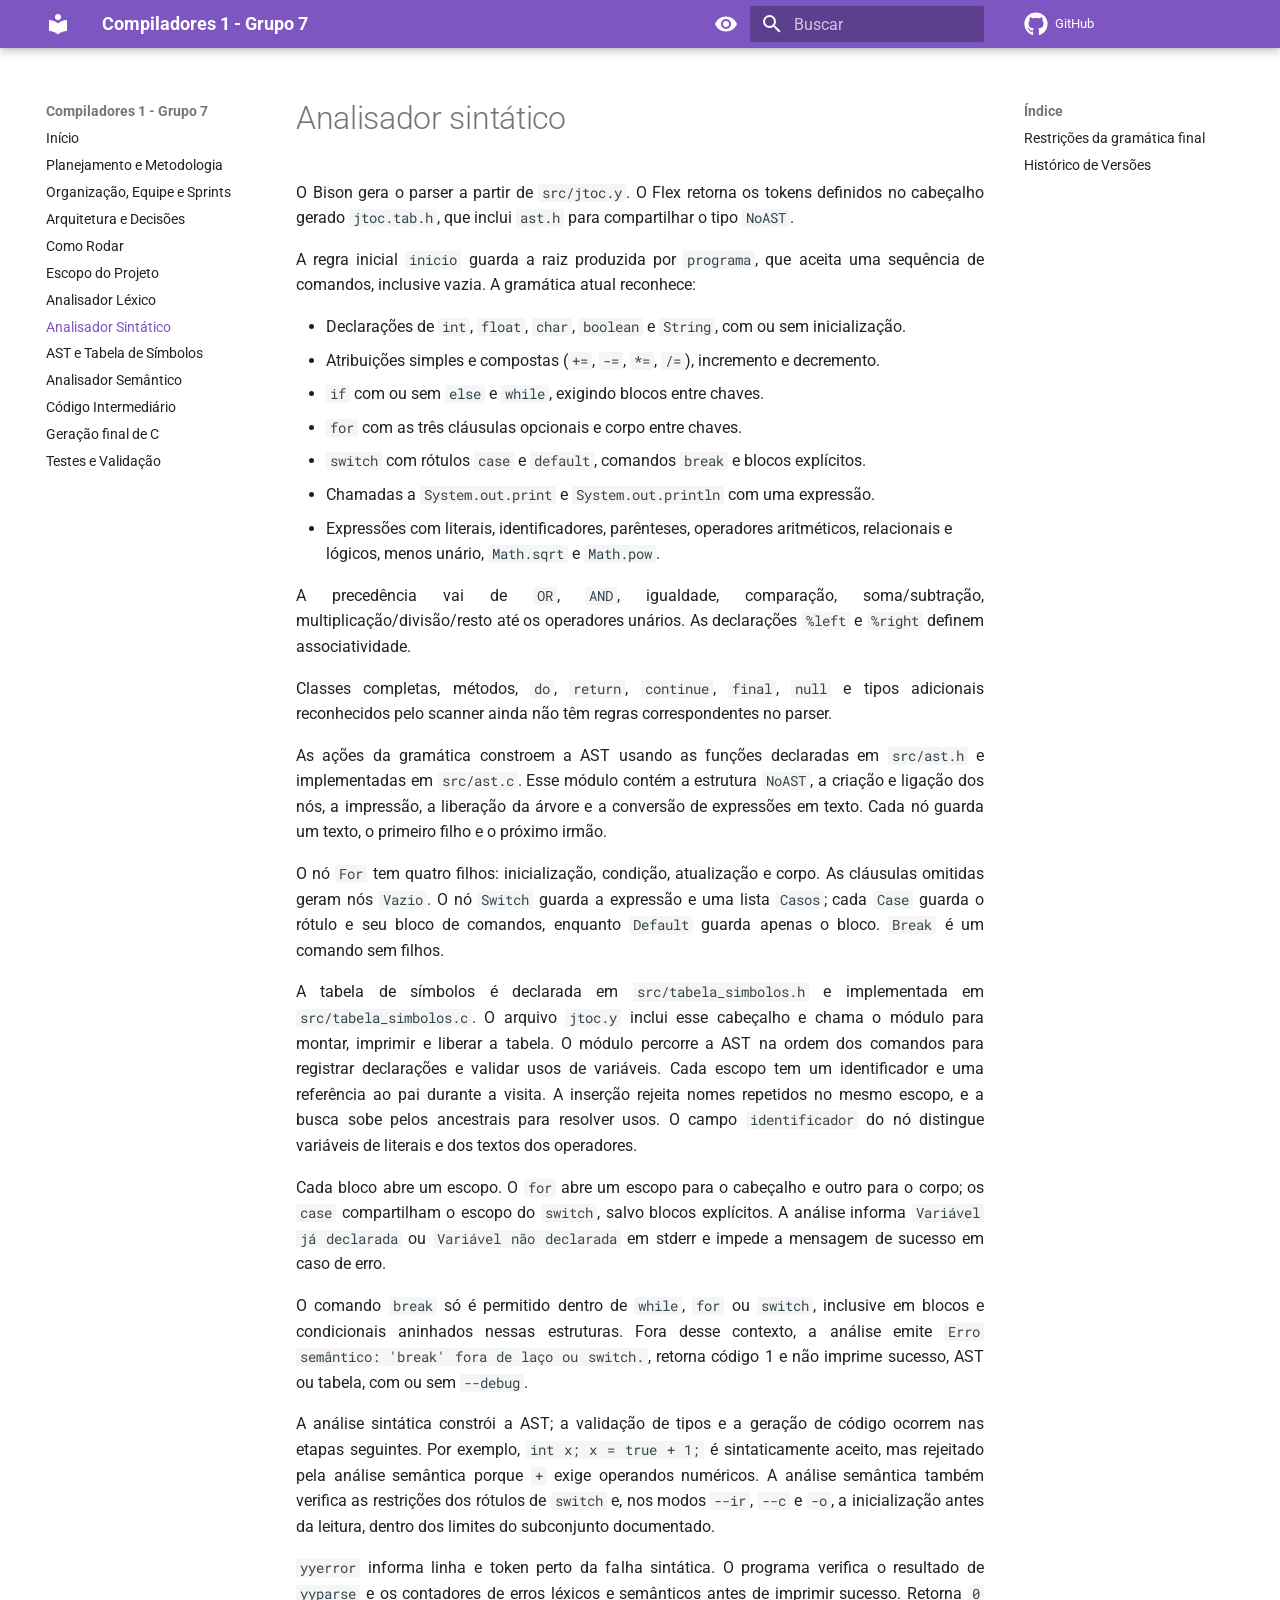
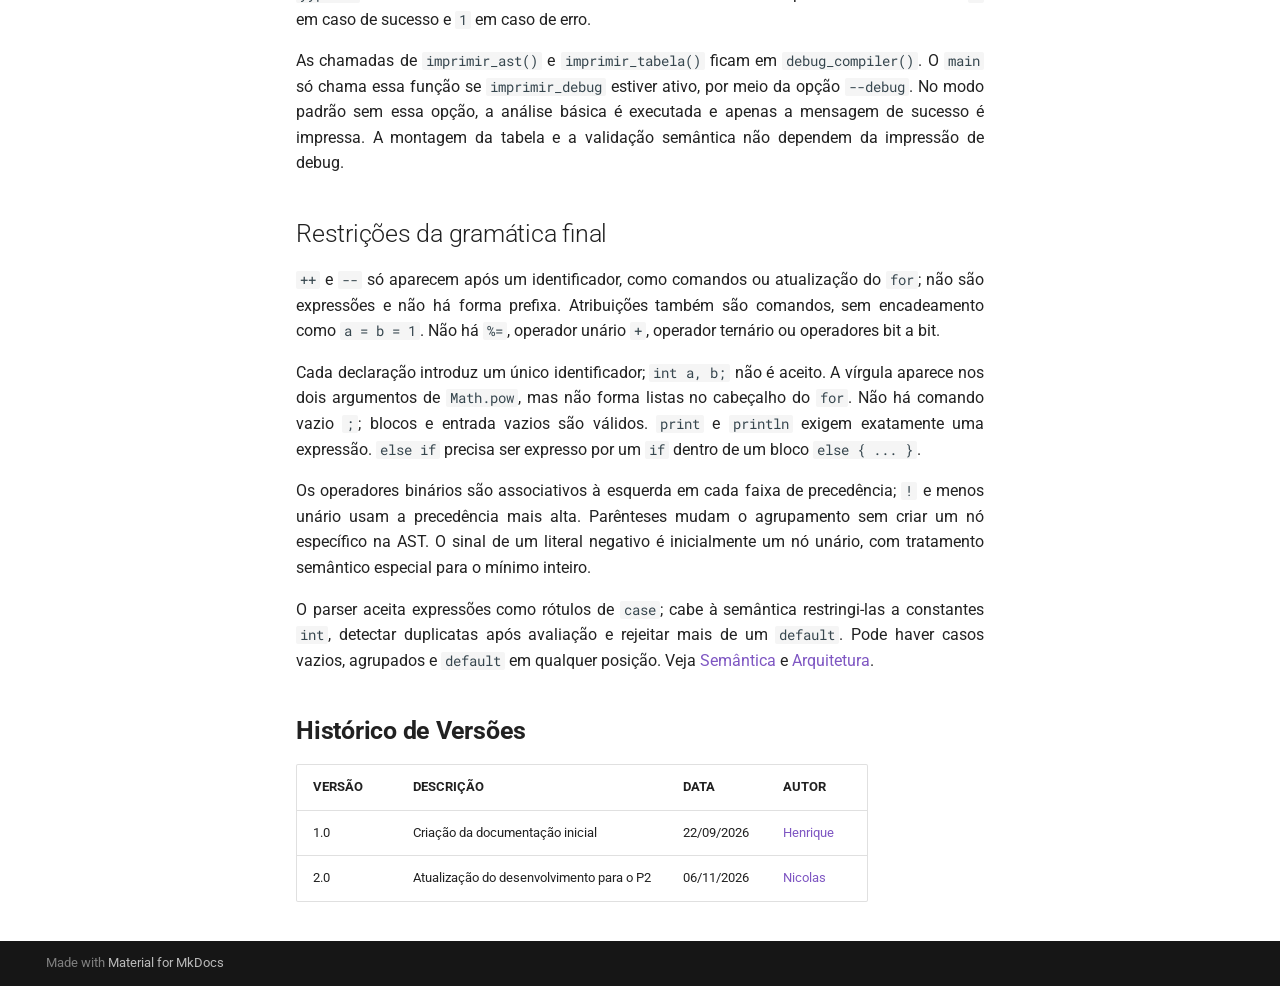
<file: analisador-sintatico/index.html>
<!doctype html>
<html lang="pt" class="no-js">
  <head>
    
      <meta charset="utf-8">
      <meta name="viewport" content="width=device-width,initial-scale=1">
      
      
      
        <link rel="canonical" href="https://nicolaszanin06.github.io/Trabalho_Compiladores1/analisador-sintatico/">
      
      
        <link rel="prev" href="../analisador-lexico/">
      
      
        <link rel="next" href="../ast-tabela/">
      
      
        
      
      
      <link rel="icon" href="../assets/images/favicon.png">
      <meta name="generator" content="mkdocs-1.6.1, mkdocs-material-9.8.2">
    
    
      
        <title>Analisador Sintático - Compiladores 1 - Grupo 7</title>
      
    
    
      <link rel="stylesheet" href="../assets/stylesheets/main.57a0d79d.min.css">
      
        
        <link rel="stylesheet" href="../assets/stylesheets/palette.fb2fffe2.min.css">
      
      


    
    
      
    
    
      
        
        
        <link rel="preconnect" href="https://fonts.gstatic.com" crossorigin>
        <link rel="stylesheet" href="https://fonts.googleapis.com/css?family=Roboto:300,300i,400,400i,700,700i%7CRoboto+Mono:400,400i,700,700i&display=fallback">
        <style>:root{--md-text-font:"Roboto";--md-code-font:"Roboto Mono"}</style>
      
    
    
      <link rel="stylesheet" href="../stylesheets/extra.css">
    
    <script>__md_scope=new URL("..",location),__md_hash=e=>[...e].reduce(((e,_)=>(e<<5)-e+_.charCodeAt(0)),0),__md_get=(e,_=localStorage,t=__md_scope)=>JSON.parse(_.getItem(t.pathname+"."+e)),__md_set=(e,_,t=localStorage,a=__md_scope)=>{try{t.setItem(a.pathname+"."+e,JSON.stringify(_))}catch(e){}}</script>
    
      

    
    
  </head>
  
  
    
    
      
    
    
    
    
    <body dir="ltr" data-md-color-scheme="default" data-md-color-primary="deep-purple" data-md-color-accent="purple">
  
    
    <input class="md-toggle" data-md-toggle="drawer" type="checkbox" id="__drawer" autocomplete="off">
    <input class="md-toggle" data-md-toggle="search" type="checkbox" id="__search" autocomplete="off">
    <label class="md-overlay" for="__drawer"></label>
    <div data-md-component="skip">
      
        
        <a href="#analisador-sintatico" class="md-skip">
          Pular para conteúdo
        </a>
      
    </div>
    <div data-md-component="announce">
      
    </div>
    
    
      

  

<header class="md-header md-header--shadow" data-md-component="header">
  <nav class="md-header__inner md-grid" aria-label="Cabeçalho">
    <a href=".." title="Compiladores 1 - Grupo 7" class="md-header__button md-logo" aria-label="Compiladores 1 - Grupo 7" data-md-component="logo">
      
  
  <svg xmlns="http://www.w3.org/2000/svg" viewBox="0 0 24 24"><path d="M12 8a3 3 0 0 0 3-3 3 3 0 0 0-3-3 3 3 0 0 0-3 3 3 3 0 0 0 3 3m0 3.54C9.64 9.35 6.5 8 3 8v11c3.5 0 6.64 1.35 9 3.54 2.36-2.19 5.5-3.54 9-3.54V8c-3.5 0-6.64 1.35-9 3.54"/></svg>

    </a>
    <label class="md-header__button md-icon" for="__drawer">
      
      <svg xmlns="http://www.w3.org/2000/svg" viewBox="0 0 24 24"><path d="M3 6h18v2H3zm0 5h18v2H3zm0 5h18v2H3z"/></svg>
    </label>
    <div class="md-header__title" data-md-component="header-title">
      <div class="md-header__ellipsis">
        <div class="md-header__topic">
          <span class="md-ellipsis">
            Compiladores 1 - Grupo 7
          </span>
        </div>
        <div class="md-header__topic" data-md-component="header-topic">
          <span class="md-ellipsis">
            
              Analisador Sintático
            
          </span>
        </div>
      </div>
    </div>
    
      
        <form class="md-header__option" data-md-component="palette">
  
    
    
    
    <input class="md-option" data-md-color-media="" data-md-color-scheme="default" data-md-color-primary="deep-purple" data-md-color-accent="purple"  aria-label="Modo escuro"  type="radio" name="__palette" id="__palette_0">
    
      <label class="md-header__button md-icon" title="Modo escuro" for="__palette_1" hidden>
        <svg xmlns="http://www.w3.org/2000/svg" viewBox="0 0 24 24"><path d="M12 9a3 3 0 0 0-3 3 3 3 0 0 0 3 3 3 3 0 0 0 3-3 3 3 0 0 0-3-3m0 8a5 5 0 0 1-5-5 5 5 0 0 1 5-5 5 5 0 0 1 5 5 5 5 0 0 1-5 5m0-12.5C7 4.5 2.73 7.61 1 12c1.73 4.39 6 7.5 11 7.5s9.27-3.11 11-7.5c-1.73-4.39-6-7.5-11-7.5"/></svg>
      </label>
    
  
    
    
    
    <input class="md-option" data-md-color-media="" data-md-color-scheme="slate" data-md-color-primary="deep-purple" data-md-color-accent="purple"  aria-label="Modo claro"  type="radio" name="__palette" id="__palette_1">
    
      <label class="md-header__button md-icon" title="Modo claro" for="__palette_0" hidden>
        <svg xmlns="http://www.w3.org/2000/svg" viewBox="0 0 24 24"><path d="M12 9a3 3 0 0 1 3 3 3 3 0 0 1-3 3 3 3 0 0 1-3-3 3 3 0 0 1 3-3m0-4.5c5 0 9.27 3.11 11 7.5-1.73 4.39-6 7.5-11 7.5S2.73 16.39 1 12c1.73-4.39 6-7.5 11-7.5M3.18 12a9.821 9.821 0 0 0 17.64 0 9.821 9.821 0 0 0-17.64 0"/></svg>
      </label>
    
  
</form>
      
    
    
      <script>var palette=__md_get("__palette");if(palette&&palette.color){if("(prefers-color-scheme)"===palette.color.media){var media=matchMedia("(prefers-color-scheme: light)"),input=document.querySelector(media.matches?"[data-md-color-media='(prefers-color-scheme: light)']":"[data-md-color-media='(prefers-color-scheme: dark)']");palette.color.media=input.getAttribute("data-md-color-media"),palette.color.scheme=input.getAttribute("data-md-color-scheme"),palette.color.primary=input.getAttribute("data-md-color-primary"),palette.color.accent=input.getAttribute("data-md-color-accent")}for(var[key,value]of Object.entries(palette.color))document.body.setAttribute("data-md-color-"+key,value)}</script>
    
    
    
      
      
        <label class="md-header__button md-icon" for="__search">
          
          <svg xmlns="http://www.w3.org/2000/svg" viewBox="0 0 24 24"><path d="M9.5 3A6.5 6.5 0 0 1 16 9.5c0 1.61-.59 3.09-1.56 4.23l.27.27h.79l5 5-1.5 1.5-5-5v-.79l-.27-.27A6.52 6.52 0 0 1 9.5 16 6.5 6.5 0 0 1 3 9.5 6.5 6.5 0 0 1 9.5 3m0 2C7 5 5 7 5 9.5S7 14 9.5 14 14 12 14 9.5 12 5 9.5 5"/></svg>
        </label>
        <div class="md-search" data-md-component="search" role="dialog">
  <label class="md-search__overlay" for="__search"></label>
  <div class="md-search__inner" role="search">
    <form class="md-search__form" name="search">
      <input type="text" class="md-search__input" name="query" aria-label="Buscar" placeholder="Buscar" autocapitalize="off" autocorrect="off" autocomplete="off" spellcheck="false" data-md-component="search-query" required>
      <label class="md-search__icon md-icon" for="__search">
        
        <svg xmlns="http://www.w3.org/2000/svg" viewBox="0 0 24 24"><path d="M9.5 3A6.5 6.5 0 0 1 16 9.5c0 1.61-.59 3.09-1.56 4.23l.27.27h.79l5 5-1.5 1.5-5-5v-.79l-.27-.27A6.52 6.52 0 0 1 9.5 16 6.5 6.5 0 0 1 3 9.5 6.5 6.5 0 0 1 9.5 3m0 2C7 5 5 7 5 9.5S7 14 9.5 14 14 12 14 9.5 12 5 9.5 5"/></svg>
        
        <svg xmlns="http://www.w3.org/2000/svg" viewBox="0 0 24 24"><path d="M20 11v2H8l5.5 5.5-1.42 1.42L4.16 12l7.92-7.92L13.5 5.5 8 11z"/></svg>
      </label>
      <nav class="md-search__options" aria-label="Pesquisar">
        
        <button type="reset" class="md-search__icon md-icon" title="Limpar" aria-label="Limpar" tabindex="-1">
          
          <svg xmlns="http://www.w3.org/2000/svg" viewBox="0 0 24 24"><path d="M19 6.41 17.59 5 12 10.59 6.41 5 5 6.41 10.59 12 5 17.59 6.41 19 12 13.41 17.59 19 19 17.59 13.41 12z"/></svg>
        </button>
      </nav>
      
    </form>
    <div class="md-search__output">
      <div class="md-search__scrollwrap" tabindex="0" data-md-scrollfix>
        <div class="md-search-result" data-md-component="search-result">
          <div class="md-search-result__meta">
            Inicializando busca
          </div>
          <ol class="md-search-result__list" role="presentation"></ol>
        </div>
      </div>
    </div>
  </div>
</div>
      
    
    
      <div class="md-header__source">
        <a href="https://github.com/nicolaszanin06/Trabalho_Compiladores1" title="Ir para repositório" class="md-source" data-md-component="source">
  <div class="md-source__icon md-icon">
    
    <svg xmlns="http://www.w3.org/2000/svg" viewBox="0 0 512 512"><!--! Font Awesome Free 7.1.0 by @fontawesome - https://fontawesome.com License - https://fontawesome.com/license/free (Icons: CC BY 4.0, Fonts: SIL OFL 1.1, Code: MIT License) Copyright 2025 Fonticons, Inc.--><path d="M173.9 397.4c0 2-2.3 3.6-5.2 3.6-3.3.3-5.6-1.3-5.6-3.6 0-2 2.3-3.6 5.2-3.6 3-.3 5.6 1.3 5.6 3.6m-31.1-4.5c-.7 2 1.3 4.3 4.3 4.9 2.6 1 5.6 0 6.2-2s-1.3-4.3-4.3-5.2c-2.6-.7-5.5.3-6.2 2.3m44.2-1.7c-2.9.7-4.9 2.6-4.6 4.9.3 2 2.9 3.3 5.9 2.6 2.9-.7 4.9-2.6 4.6-4.6-.3-1.9-3-3.2-5.9-2.9M252.8 8C114.1 8 8 113.3 8 252c0 110.9 69.8 205.8 169.5 239.2 12.8 2.3 17.3-5.6 17.3-12.1 0-6.2-.3-40.4-.3-61.4 0 0-70 15-84.7-29.8 0 0-11.4-29.1-27.8-36.6 0 0-22.9-15.7 1.6-15.4 0 0 24.9 2 38.6 25.8 21.9 38.6 58.6 27.5 72.9 20.9 2.3-16 8.8-27.1 16-33.7-55.9-6.2-112.3-14.3-112.3-110.5 0-27.5 7.6-41.3 23.6-58.9-2.6-6.5-11.1-33.3 2.6-67.9 20.9-6.5 69 27 69 27 20-5.6 41.5-8.5 62.8-8.5s42.8 2.9 62.8 8.5c0 0 48.1-33.6 69-27 13.7 34.7 5.2 61.4 2.6 67.9 16 17.7 25.8 31.5 25.8 58.9 0 96.5-58.9 104.2-114.8 110.5 9.2 7.9 17 22.9 17 46.4 0 33.7-.3 75.4-.3 83.6 0 6.5 4.6 14.4 17.3 12.1C436.2 457.8 504 362.9 504 252 504 113.3 391.5 8 252.8 8M105.2 352.9c-1.3 1-1 3.3.7 5.2 1.6 1.6 3.9 2.3 5.2 1 1.3-1 1-3.3-.7-5.2-1.6-1.6-3.9-2.3-5.2-1m-10.8-8.1c-.7 1.3.3 2.9 2.3 3.9 1.6 1 3.6.7 4.3-.7.7-1.3-.3-2.9-2.3-3.9-2-.6-3.6-.3-4.3.7m32.4 35.6c-1.6 1.3-1 4.3 1.3 6.2 2.3 2.3 5.2 2.6 6.5 1 1.3-1.3.7-4.3-1.3-6.2-2.2-2.3-5.2-2.6-6.5-1m-11.4-14.7c-1.6 1-1.6 3.6 0 5.9s4.3 3.3 5.6 2.3c1.6-1.3 1.6-3.9 0-6.2-1.4-2.3-4-3.3-5.6-2"/></svg>
  </div>
  <div class="md-source__repository">
    GitHub
  </div>
</a>
      </div>
    
  </nav>
  
</header>
    
    <div class="md-container" data-md-component="container">
      
      
        
          
        
      
      <main class="md-main" data-md-component="main">
        <div class="md-main__inner md-grid">
          
            
              
              <div class="md-sidebar md-sidebar--primary" data-md-component="sidebar" data-md-type="navigation" >
                <div class="md-sidebar__scrollwrap">
                  <div class="md-sidebar__inner">
                    



<nav class="md-nav md-nav--primary" aria-label="Navegação" data-md-level="0">
  <label class="md-nav__title" for="__drawer">
    <a href=".." title="Compiladores 1 - Grupo 7" class="md-nav__button md-logo" aria-label="Compiladores 1 - Grupo 7" data-md-component="logo">
      
  
  <svg xmlns="http://www.w3.org/2000/svg" viewBox="0 0 24 24"><path d="M12 8a3 3 0 0 0 3-3 3 3 0 0 0-3-3 3 3 0 0 0-3 3 3 3 0 0 0 3 3m0 3.54C9.64 9.35 6.5 8 3 8v11c3.5 0 6.64 1.35 9 3.54 2.36-2.19 5.5-3.54 9-3.54V8c-3.5 0-6.64 1.35-9 3.54"/></svg>

    </a>
    Compiladores 1 - Grupo 7
  </label>
  
    <div class="md-nav__source">
      <a href="https://github.com/nicolaszanin06/Trabalho_Compiladores1" title="Ir para repositório" class="md-source" data-md-component="source">
  <div class="md-source__icon md-icon">
    
    <svg xmlns="http://www.w3.org/2000/svg" viewBox="0 0 512 512"><!--! Font Awesome Free 7.1.0 by @fontawesome - https://fontawesome.com License - https://fontawesome.com/license/free (Icons: CC BY 4.0, Fonts: SIL OFL 1.1, Code: MIT License) Copyright 2025 Fonticons, Inc.--><path d="M173.9 397.4c0 2-2.3 3.6-5.2 3.6-3.3.3-5.6-1.3-5.6-3.6 0-2 2.3-3.6 5.2-3.6 3-.3 5.6 1.3 5.6 3.6m-31.1-4.5c-.7 2 1.3 4.3 4.3 4.9 2.6 1 5.6 0 6.2-2s-1.3-4.3-4.3-5.2c-2.6-.7-5.5.3-6.2 2.3m44.2-1.7c-2.9.7-4.9 2.6-4.6 4.9.3 2 2.9 3.3 5.9 2.6 2.9-.7 4.9-2.6 4.6-4.6-.3-1.9-3-3.2-5.9-2.9M252.8 8C114.1 8 8 113.3 8 252c0 110.9 69.8 205.8 169.5 239.2 12.8 2.3 17.3-5.6 17.3-12.1 0-6.2-.3-40.4-.3-61.4 0 0-70 15-84.7-29.8 0 0-11.4-29.1-27.8-36.6 0 0-22.9-15.7 1.6-15.4 0 0 24.9 2 38.6 25.8 21.9 38.6 58.6 27.5 72.9 20.9 2.3-16 8.8-27.1 16-33.7-55.9-6.2-112.3-14.3-112.3-110.5 0-27.5 7.6-41.3 23.6-58.9-2.6-6.5-11.1-33.3 2.6-67.9 20.9-6.5 69 27 69 27 20-5.6 41.5-8.5 62.8-8.5s42.8 2.9 62.8 8.5c0 0 48.1-33.6 69-27 13.7 34.7 5.2 61.4 2.6 67.9 16 17.7 25.8 31.5 25.8 58.9 0 96.5-58.9 104.2-114.8 110.5 9.2 7.9 17 22.9 17 46.4 0 33.7-.3 75.4-.3 83.6 0 6.5 4.6 14.4 17.3 12.1C436.2 457.8 504 362.9 504 252 504 113.3 391.5 8 252.8 8M105.2 352.9c-1.3 1-1 3.3.7 5.2 1.6 1.6 3.9 2.3 5.2 1 1.3-1 1-3.3-.7-5.2-1.6-1.6-3.9-2.3-5.2-1m-10.8-8.1c-.7 1.3.3 2.9 2.3 3.9 1.6 1 3.6.7 4.3-.7.7-1.3-.3-2.9-2.3-3.9-2-.6-3.6-.3-4.3.7m32.4 35.6c-1.6 1.3-1 4.3 1.3 6.2 2.3 2.3 5.2 2.6 6.5 1 1.3-1.3.7-4.3-1.3-6.2-2.2-2.3-5.2-2.6-6.5-1m-11.4-14.7c-1.6 1-1.6 3.6 0 5.9s4.3 3.3 5.6 2.3c1.6-1.3 1.6-3.9 0-6.2-1.4-2.3-4-3.3-5.6-2"/></svg>
  </div>
  <div class="md-source__repository">
    GitHub
  </div>
</a>
    </div>
  
  <ul class="md-nav__list" data-md-scrollfix>
    
      
      
  
  
  
  
    <li class="md-nav__item">
      <a href=".." class="md-nav__link">
        
  
  
  <span class="md-ellipsis">
    
  
    Início
  

    
  </span>
  
  

      </a>
    </li>
  

    
      
      
  
  
  
  
    <li class="md-nav__item">
      <a href="../planejamento/" class="md-nav__link">
        
  
  
  <span class="md-ellipsis">
    
  
    Planejamento e Metodologia
  

    
  </span>
  
  

      </a>
    </li>
  

    
      
      
  
  
  
  
    <li class="md-nav__item">
      <a href="../organizacao-sprints/" class="md-nav__link">
        
  
  
  <span class="md-ellipsis">
    
  
    Organização, Equipe e Sprints
  

    
  </span>
  
  

      </a>
    </li>
  

    
      
      
  
  
  
  
    <li class="md-nav__item">
      <a href="../arquitetura-decisoes/" class="md-nav__link">
        
  
  
  <span class="md-ellipsis">
    
  
    Arquitetura e Decisões
  

    
  </span>
  
  

      </a>
    </li>
  

    
      
      
  
  
  
  
    <li class="md-nav__item">
      <a href="../como-rodar/" class="md-nav__link">
        
  
  
  <span class="md-ellipsis">
    
  
    Como Rodar
  

    
  </span>
  
  

      </a>
    </li>
  

    
      
      
  
  
  
  
    <li class="md-nav__item">
      <a href="../escopo/" class="md-nav__link">
        
  
  
  <span class="md-ellipsis">
    
  
    Escopo do Projeto
  

    
  </span>
  
  

      </a>
    </li>
  

    
      
      
  
  
  
  
    <li class="md-nav__item">
      <a href="../analisador-lexico/" class="md-nav__link">
        
  
  
  <span class="md-ellipsis">
    
  
    Analisador Léxico
  

    
  </span>
  
  

      </a>
    </li>
  

    
      
      
  
  
    
  
  
  
    <li class="md-nav__item md-nav__item--active">
      
      <input class="md-nav__toggle md-toggle" type="checkbox" id="__toc">
      
      
        
      
      
        <label class="md-nav__link md-nav__link--active" for="__toc">
          
  
  
  <span class="md-ellipsis">
    
  
    Analisador Sintático
  

    
  </span>
  
  

          <span class="md-nav__icon md-icon"></span>
        </label>
      
      <a href="./" class="md-nav__link md-nav__link--active">
        
  
  
  <span class="md-ellipsis">
    
  
    Analisador Sintático
  

    
  </span>
  
  

      </a>
      
        

<nav class="md-nav md-nav--secondary" aria-label="Índice">
  
  
  
    
  
  
    <label class="md-nav__title" for="__toc">
      <span class="md-nav__icon md-icon"></span>
      Índice
    </label>
    <ul class="md-nav__list" data-md-component="toc" data-md-scrollfix>
      
        <li class="md-nav__item">
  <a href="#restricoes-da-gramatica-final" class="md-nav__link">
    <span class="md-ellipsis">
      
        Restrições da gramática final
      
    </span>
  </a>
  
</li>
      
        <li class="md-nav__item">
  <a href="#historico-de-versoes" class="md-nav__link">
    <span class="md-ellipsis">
      
        Histórico de Versões
      
    </span>
  </a>
  
</li>
      
    </ul>
  
</nav>
      
    </li>
  

    
      
      
  
  
  
  
    <li class="md-nav__item">
      <a href="../ast-tabela/" class="md-nav__link">
        
  
  
  <span class="md-ellipsis">
    
  
    AST e Tabela de Símbolos
  

    
  </span>
  
  

      </a>
    </li>
  

    
      
      
  
  
  
  
    <li class="md-nav__item">
      <a href="../analisador-semantico/" class="md-nav__link">
        
  
  
  <span class="md-ellipsis">
    
  
    Analisador Semântico
  

    
  </span>
  
  

      </a>
    </li>
  

    
      
      
  
  
  
  
    <li class="md-nav__item">
      <a href="../codigo-intermediario/" class="md-nav__link">
        
  
  
  <span class="md-ellipsis">
    
  
    Código Intermediário
  

    
  </span>
  
  

      </a>
    </li>
  

    
      
      
  
  
  
  
    <li class="md-nav__item">
      <a href="../geracao-c/" class="md-nav__link">
        
  
  
  <span class="md-ellipsis">
    
  
    Geração final de C
  

    
  </span>
  
  

      </a>
    </li>
  

    
      
      
  
  
  
  
    <li class="md-nav__item">
      <a href="../testes/" class="md-nav__link">
        
  
  
  <span class="md-ellipsis">
    
  
    Testes e Validação
  

    
  </span>
  
  

      </a>
    </li>
  

    
  </ul>
</nav>
                  </div>
                </div>
              </div>
            
            
              
              <div class="md-sidebar md-sidebar--secondary" data-md-component="sidebar" data-md-type="toc" >
                <div class="md-sidebar__scrollwrap">
                  <div class="md-sidebar__inner">
                    

<nav class="md-nav md-nav--secondary" aria-label="Índice">
  
  
  
    
  
  
    <label class="md-nav__title" for="__toc">
      <span class="md-nav__icon md-icon"></span>
      Índice
    </label>
    <ul class="md-nav__list" data-md-component="toc" data-md-scrollfix>
      
        <li class="md-nav__item">
  <a href="#restricoes-da-gramatica-final" class="md-nav__link">
    <span class="md-ellipsis">
      
        Restrições da gramática final
      
    </span>
  </a>
  
</li>
      
        <li class="md-nav__item">
  <a href="#historico-de-versoes" class="md-nav__link">
    <span class="md-ellipsis">
      
        Histórico de Versões
      
    </span>
  </a>
  
</li>
      
    </ul>
  
</nav>
                  </div>
                </div>
              </div>
            
          
          
            <div class="md-content" data-md-component="content">
              
              <article class="md-content__inner md-typeset">
                
                  


  
  


<h1 id="analisador-sintatico">Analisador sintático</h1>
<p>O Bison gera o parser a partir de <code>src/jtoc.y</code>. O Flex retorna os tokens definidos no cabeçalho gerado <code>jtoc.tab.h</code>, que inclui <code>ast.h</code> para compartilhar o tipo <code>NoAST</code>.</p>
<p>A regra inicial <code>inicio</code> guarda a raiz produzida por <code>programa</code>, que aceita uma sequência de comandos, inclusive vazia. A gramática atual reconhece:</p>
<ul>
<li>Declarações de <code>int</code>, <code>float</code>, <code>char</code>, <code>boolean</code> e <code>String</code>, com ou sem inicialização.</li>
<li>Atribuições simples e compostas (<code>+=</code>, <code>-=</code>, <code>*=</code>, <code>/=</code>), incremento e decremento.</li>
<li><code>if</code> com ou sem <code>else</code> e <code>while</code>, exigindo blocos entre chaves.</li>
<li><code>for</code> com as três cláusulas opcionais e corpo entre chaves.</li>
<li><code>switch</code> com rótulos <code>case</code> e <code>default</code>, comandos <code>break</code> e blocos explícitos.</li>
<li>Chamadas a <code>System.out.print</code> e <code>System.out.println</code> com uma expressão.</li>
<li>Expressões com literais, identificadores, parênteses, operadores aritméticos, relacionais e lógicos, menos unário, <code>Math.sqrt</code> e <code>Math.pow</code>.</li>
</ul>
<p>A precedência vai de <code>OR</code>, <code>AND</code>, igualdade, comparação, soma/subtração, multiplicação/divisão/resto até os operadores unários. As declarações <code>%left</code> e <code>%right</code> definem associatividade.</p>
<p>Classes completas, métodos, <code>do</code>, <code>return</code>, <code>continue</code>, <code>final</code>, <code>null</code> e tipos adicionais reconhecidos pelo scanner ainda não têm regras correspondentes no parser.</p>
<p>As ações da gramática constroem a AST usando as funções declaradas em <code>src/ast.h</code> e implementadas em <code>src/ast.c</code>. Esse módulo contém a estrutura <code>NoAST</code>, a criação e ligação dos nós, a impressão, a liberação da árvore e a conversão de expressões em texto. Cada nó guarda um texto, o primeiro filho e o próximo irmão.</p>
<p>O nó <code>For</code> tem quatro filhos: inicialização, condição, atualização e corpo. As cláusulas omitidas geram nós <code>Vazio</code>. O nó <code>Switch</code> guarda a expressão e uma lista <code>Casos</code>; cada <code>Case</code> guarda o rótulo e seu bloco de comandos, enquanto <code>Default</code> guarda apenas o bloco. <code>Break</code> é um comando sem filhos.</p>
<p>A tabela de símbolos é declarada em <code>src/tabela_simbolos.h</code> e implementada em <code>src/tabela_simbolos.c</code>. O arquivo <code>jtoc.y</code> inclui esse cabeçalho e chama o módulo para montar, imprimir e liberar a tabela. O módulo percorre a AST na ordem dos comandos para registrar declarações e validar usos de variáveis. Cada escopo tem um identificador e uma referência ao pai durante a visita. A inserção rejeita nomes repetidos no mesmo escopo, e a busca sobe pelos ancestrais para resolver usos. O campo <code>identificador</code> do nó distingue variáveis de literais e dos textos dos operadores.</p>
<p>Cada bloco abre um escopo. O <code>for</code> abre um escopo para o cabeçalho e outro para o corpo; os <code>case</code> compartilham o escopo do <code>switch</code>, salvo blocos explícitos. A análise informa <code>Variável já declarada</code> ou <code>Variável não declarada</code> em stderr e impede a mensagem de sucesso em caso de erro.</p>
<p>O comando <code>break</code> só é permitido dentro de <code>while</code>, <code>for</code> ou <code>switch</code>, inclusive em blocos e condicionais aninhados nessas estruturas. Fora desse contexto, a análise emite <code>Erro semântico: 'break' fora de laço ou switch.</code>, retorna código 1 e não imprime sucesso, AST ou tabela, com ou sem <code>--debug</code>.</p>
<p>A análise sintática constrói a AST; a validação de tipos e a geração de código ocorrem nas etapas seguintes. Por exemplo, <code>int x; x = true + 1;</code> é sintaticamente aceito, mas rejeitado pela análise semântica porque <code>+</code> exige operandos numéricos. A análise semântica também verifica as restrições dos rótulos de <code>switch</code> e, nos modos <code>--ir</code>, <code>--c</code> e <code>-o</code>, a inicialização antes da leitura, dentro dos limites do subconjunto documentado.</p>
<p><code>yyerror</code> informa linha e token perto da falha sintática. O programa verifica o resultado de <code>yyparse</code> e os contadores de erros léxicos e semânticos antes de imprimir sucesso. Retorna <code>0</code> em caso de sucesso e <code>1</code> em caso de erro.</p>
<p>As chamadas de <code>imprimir_ast()</code> e <code>imprimir_tabela()</code> ficam em <code>debug_compiler()</code>. O <code>main</code> só chama essa função se <code>imprimir_debug</code> estiver ativo, por meio da opção <code>--debug</code>. No modo padrão sem essa opção, a análise básica é executada e apenas a mensagem de sucesso é impressa. A montagem da tabela e a validação semântica não dependem da impressão de debug.</p>
<h2 id="restricoes-da-gramatica-final">Restrições da gramática final</h2>
<p><code>++</code> e <code>--</code> só aparecem após um identificador, como comandos ou atualização do <code>for</code>; não são expressões e não há forma prefixa. Atribuições também são comandos, sem encadeamento como <code>a = b = 1</code>. Não há <code>%=</code>, operador unário <code>+</code>, operador ternário ou operadores bit a bit.</p>
<p>Cada declaração introduz um único identificador; <code>int a, b;</code> não é aceito. A vírgula aparece nos dois argumentos de <code>Math.pow</code>, mas não forma listas no cabeçalho do <code>for</code>. Não há comando vazio <code>;</code>; blocos e entrada vazios são válidos. <code>print</code> e <code>println</code> exigem exatamente uma expressão. <code>else if</code> precisa ser expresso por um <code>if</code> dentro de um bloco <code>else { ... }</code>.</p>
<p>Os operadores binários são associativos à esquerda em cada faixa de precedência; <code>!</code> e menos unário usam a precedência mais alta. Parênteses mudam o agrupamento sem criar um nó específico na AST. O sinal de um literal negativo é inicialmente um nó unário, com tratamento semântico especial para o mínimo inteiro.</p>
<p>O parser aceita expressões como rótulos de <code>case</code>; cabe à semântica restringi-las a constantes <code>int</code>, detectar duplicatas após avaliação e rejeitar mais de um <code>default</code>. Pode haver casos vazios, agrupados e <code>default</code> em qualquer posição. Veja <a href="../analisador-semantico/">Semântica</a> e <a href="../arquitetura-decisoes/">Arquitetura</a>.</p>
<h2 id="historico-de-versoes"><strong>Histórico de Versões</strong></h2>
<table>
<thead>
<tr>
<th>VERSÃO</th>
<th>DESCRIÇÃO</th>
<th>DATA</th>
<th>AUTOR</th>
</tr>
</thead>
<tbody>
<tr>
<td>1.0</td>
<td>Criação da documentação inicial</td>
<td>22/09/2026</td>
<td><a href="https://github.com/henryqma">Henrique</a></td>
</tr>
<tr>
<td>2.0</td>
<td>Atualização do desenvolvimento para o P2</td>
<td>06/11/2026</td>
<td><a href="https://github.com/nicolaszanin06">Nicolas</a></td>
</tr>
</tbody>
</table>












                
              </article>
            </div>
          
          
<script>var target=document.getElementById(location.hash.slice(1));target&&target.name&&(target.checked=target.name.startsWith("__tabbed_"))</script>
        </div>
        
      </main>
      
        <footer class="md-footer">
  
  <div class="md-footer-meta md-typeset">
    <div class="md-footer-meta__inner md-grid">
      <div class="md-copyright">
  
  
    Made with
    <a href="https://squidfunk.github.io/mkdocs-material/" target="_blank" rel="noopener">
      Material for MkDocs
    </a>
  
</div>
      
    </div>
  </div>
</footer>
      
    </div>
    <div class="md-dialog" data-md-component="dialog">
      <div class="md-dialog__inner md-typeset"></div>
    </div>
    
    
    
      
      
      <script id="__config" type="application/json">{"annotate": null, "base": "..", "features": [], "search": "../assets/javascripts/workers/search.a7633da7.min.js", "tags": null, "translations": {"clipboard.copied": "Copiado para \u00e1rea de transfer\u00eancia", "clipboard.copy": "Copiar para \u00e1rea de transfer\u00eancia", "search.result.more.one": "mais 1 nesta p\u00e1gina", "search.result.more.other": "# mais nesta p\u00e1gina", "search.result.none": "Nenhum documento encontrado", "search.result.one": "1 documento encontrado", "search.result.other": "# documentos encontrados", "search.result.placeholder": "Digite para iniciar a busca", "search.result.term.missing": "Ausente", "select.version": "Selecione a vers\u00e3o"}, "version": null}</script>
    
    
      <script src="../assets/javascripts/bundle.a5f9d56c.min.js"></script>
      
    
  </body>
</html>
</file>
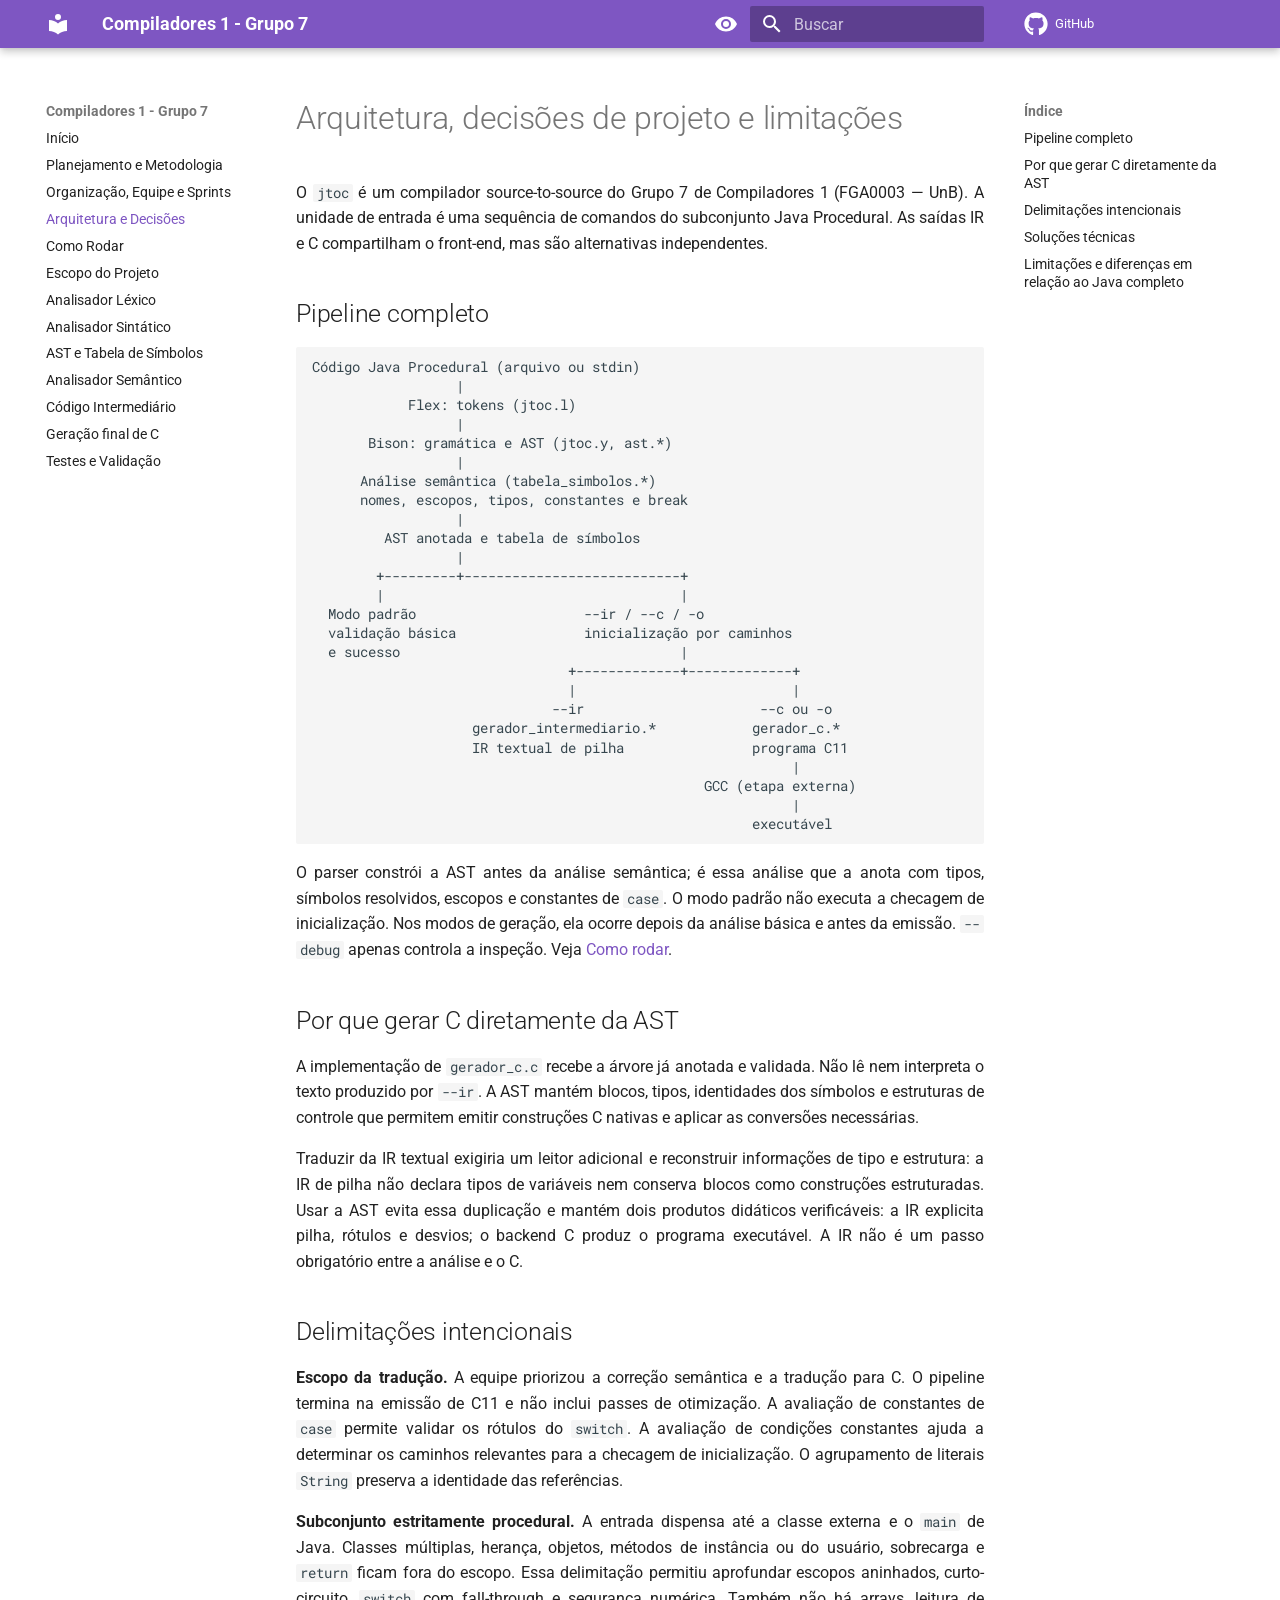
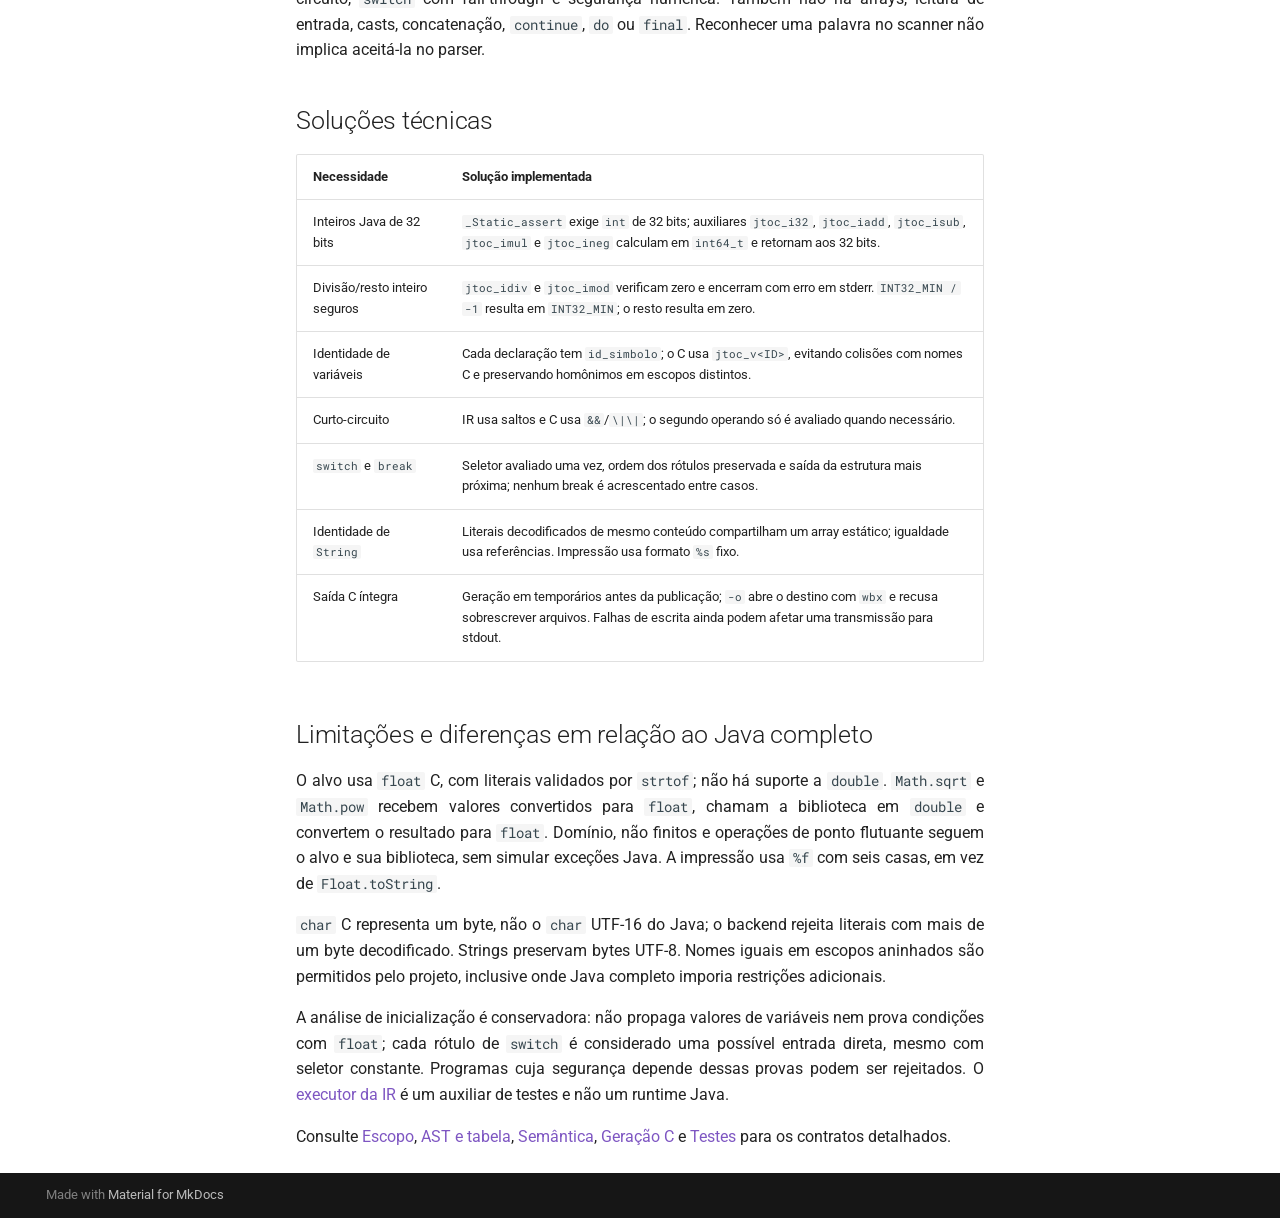
<file: arquitetura-decisoes/index.html>
<!doctype html>
<html lang="pt" class="no-js">
  <head>
    
      <meta charset="utf-8">
      <meta name="viewport" content="width=device-width,initial-scale=1">
      
      
      
        <link rel="canonical" href="https://nicolaszanin06.github.io/Trabalho_Compiladores1/arquitetura-decisoes/">
      
      
        <link rel="prev" href="../organizacao-sprints/">
      
      
        <link rel="next" href="../como-rodar/">
      
      
        
      
      
      <link rel="icon" href="../assets/images/favicon.png">
      <meta name="generator" content="mkdocs-1.6.1, mkdocs-material-9.8.2">
    
    
      
        <title>Arquitetura e Decisões - Compiladores 1 - Grupo 7</title>
      
    
    
      <link rel="stylesheet" href="../assets/stylesheets/main.57a0d79d.min.css">
      
        
        <link rel="stylesheet" href="../assets/stylesheets/palette.fb2fffe2.min.css">
      
      


    
    
      
    
    
      
        
        
        <link rel="preconnect" href="https://fonts.gstatic.com" crossorigin>
        <link rel="stylesheet" href="https://fonts.googleapis.com/css?family=Roboto:300,300i,400,400i,700,700i%7CRoboto+Mono:400,400i,700,700i&display=fallback">
        <style>:root{--md-text-font:"Roboto";--md-code-font:"Roboto Mono"}</style>
      
    
    
      <link rel="stylesheet" href="../stylesheets/extra.css">
    
    <script>__md_scope=new URL("..",location),__md_hash=e=>[...e].reduce(((e,_)=>(e<<5)-e+_.charCodeAt(0)),0),__md_get=(e,_=localStorage,t=__md_scope)=>JSON.parse(_.getItem(t.pathname+"."+e)),__md_set=(e,_,t=localStorage,a=__md_scope)=>{try{t.setItem(a.pathname+"."+e,JSON.stringify(_))}catch(e){}}</script>
    
      

    
    
  </head>
  
  
    
    
      
    
    
    
    
    <body dir="ltr" data-md-color-scheme="default" data-md-color-primary="deep-purple" data-md-color-accent="purple">
  
    
    <input class="md-toggle" data-md-toggle="drawer" type="checkbox" id="__drawer" autocomplete="off">
    <input class="md-toggle" data-md-toggle="search" type="checkbox" id="__search" autocomplete="off">
    <label class="md-overlay" for="__drawer"></label>
    <div data-md-component="skip">
      
        
        <a href="#arquitetura-decisoes-de-projeto-e-limitacoes" class="md-skip">
          Pular para conteúdo
        </a>
      
    </div>
    <div data-md-component="announce">
      
    </div>
    
    
      

  

<header class="md-header md-header--shadow" data-md-component="header">
  <nav class="md-header__inner md-grid" aria-label="Cabeçalho">
    <a href=".." title="Compiladores 1 - Grupo 7" class="md-header__button md-logo" aria-label="Compiladores 1 - Grupo 7" data-md-component="logo">
      
  
  <svg xmlns="http://www.w3.org/2000/svg" viewBox="0 0 24 24"><path d="M12 8a3 3 0 0 0 3-3 3 3 0 0 0-3-3 3 3 0 0 0-3 3 3 3 0 0 0 3 3m0 3.54C9.64 9.35 6.5 8 3 8v11c3.5 0 6.64 1.35 9 3.54 2.36-2.19 5.5-3.54 9-3.54V8c-3.5 0-6.64 1.35-9 3.54"/></svg>

    </a>
    <label class="md-header__button md-icon" for="__drawer">
      
      <svg xmlns="http://www.w3.org/2000/svg" viewBox="0 0 24 24"><path d="M3 6h18v2H3zm0 5h18v2H3zm0 5h18v2H3z"/></svg>
    </label>
    <div class="md-header__title" data-md-component="header-title">
      <div class="md-header__ellipsis">
        <div class="md-header__topic">
          <span class="md-ellipsis">
            Compiladores 1 - Grupo 7
          </span>
        </div>
        <div class="md-header__topic" data-md-component="header-topic">
          <span class="md-ellipsis">
            
              Arquitetura e Decisões
            
          </span>
        </div>
      </div>
    </div>
    
      
        <form class="md-header__option" data-md-component="palette">
  
    
    
    
    <input class="md-option" data-md-color-media="" data-md-color-scheme="default" data-md-color-primary="deep-purple" data-md-color-accent="purple"  aria-label="Modo escuro"  type="radio" name="__palette" id="__palette_0">
    
      <label class="md-header__button md-icon" title="Modo escuro" for="__palette_1" hidden>
        <svg xmlns="http://www.w3.org/2000/svg" viewBox="0 0 24 24"><path d="M12 9a3 3 0 0 0-3 3 3 3 0 0 0 3 3 3 3 0 0 0 3-3 3 3 0 0 0-3-3m0 8a5 5 0 0 1-5-5 5 5 0 0 1 5-5 5 5 0 0 1 5 5 5 5 0 0 1-5 5m0-12.5C7 4.5 2.73 7.61 1 12c1.73 4.39 6 7.5 11 7.5s9.27-3.11 11-7.5c-1.73-4.39-6-7.5-11-7.5"/></svg>
      </label>
    
  
    
    
    
    <input class="md-option" data-md-color-media="" data-md-color-scheme="slate" data-md-color-primary="deep-purple" data-md-color-accent="purple"  aria-label="Modo claro"  type="radio" name="__palette" id="__palette_1">
    
      <label class="md-header__button md-icon" title="Modo claro" for="__palette_0" hidden>
        <svg xmlns="http://www.w3.org/2000/svg" viewBox="0 0 24 24"><path d="M12 9a3 3 0 0 1 3 3 3 3 0 0 1-3 3 3 3 0 0 1-3-3 3 3 0 0 1 3-3m0-4.5c5 0 9.27 3.11 11 7.5-1.73 4.39-6 7.5-11 7.5S2.73 16.39 1 12c1.73-4.39 6-7.5 11-7.5M3.18 12a9.821 9.821 0 0 0 17.64 0 9.821 9.821 0 0 0-17.64 0"/></svg>
      </label>
    
  
</form>
      
    
    
      <script>var palette=__md_get("__palette");if(palette&&palette.color){if("(prefers-color-scheme)"===palette.color.media){var media=matchMedia("(prefers-color-scheme: light)"),input=document.querySelector(media.matches?"[data-md-color-media='(prefers-color-scheme: light)']":"[data-md-color-media='(prefers-color-scheme: dark)']");palette.color.media=input.getAttribute("data-md-color-media"),palette.color.scheme=input.getAttribute("data-md-color-scheme"),palette.color.primary=input.getAttribute("data-md-color-primary"),palette.color.accent=input.getAttribute("data-md-color-accent")}for(var[key,value]of Object.entries(palette.color))document.body.setAttribute("data-md-color-"+key,value)}</script>
    
    
    
      
      
        <label class="md-header__button md-icon" for="__search">
          
          <svg xmlns="http://www.w3.org/2000/svg" viewBox="0 0 24 24"><path d="M9.5 3A6.5 6.5 0 0 1 16 9.5c0 1.61-.59 3.09-1.56 4.23l.27.27h.79l5 5-1.5 1.5-5-5v-.79l-.27-.27A6.52 6.52 0 0 1 9.5 16 6.5 6.5 0 0 1 3 9.5 6.5 6.5 0 0 1 9.5 3m0 2C7 5 5 7 5 9.5S7 14 9.5 14 14 12 14 9.5 12 5 9.5 5"/></svg>
        </label>
        <div class="md-search" data-md-component="search" role="dialog">
  <label class="md-search__overlay" for="__search"></label>
  <div class="md-search__inner" role="search">
    <form class="md-search__form" name="search">
      <input type="text" class="md-search__input" name="query" aria-label="Buscar" placeholder="Buscar" autocapitalize="off" autocorrect="off" autocomplete="off" spellcheck="false" data-md-component="search-query" required>
      <label class="md-search__icon md-icon" for="__search">
        
        <svg xmlns="http://www.w3.org/2000/svg" viewBox="0 0 24 24"><path d="M9.5 3A6.5 6.5 0 0 1 16 9.5c0 1.61-.59 3.09-1.56 4.23l.27.27h.79l5 5-1.5 1.5-5-5v-.79l-.27-.27A6.52 6.52 0 0 1 9.5 16 6.5 6.5 0 0 1 3 9.5 6.5 6.5 0 0 1 9.5 3m0 2C7 5 5 7 5 9.5S7 14 9.5 14 14 12 14 9.5 12 5 9.5 5"/></svg>
        
        <svg xmlns="http://www.w3.org/2000/svg" viewBox="0 0 24 24"><path d="M20 11v2H8l5.5 5.5-1.42 1.42L4.16 12l7.92-7.92L13.5 5.5 8 11z"/></svg>
      </label>
      <nav class="md-search__options" aria-label="Pesquisar">
        
        <button type="reset" class="md-search__icon md-icon" title="Limpar" aria-label="Limpar" tabindex="-1">
          
          <svg xmlns="http://www.w3.org/2000/svg" viewBox="0 0 24 24"><path d="M19 6.41 17.59 5 12 10.59 6.41 5 5 6.41 10.59 12 5 17.59 6.41 19 12 13.41 17.59 19 19 17.59 13.41 12z"/></svg>
        </button>
      </nav>
      
    </form>
    <div class="md-search__output">
      <div class="md-search__scrollwrap" tabindex="0" data-md-scrollfix>
        <div class="md-search-result" data-md-component="search-result">
          <div class="md-search-result__meta">
            Inicializando busca
          </div>
          <ol class="md-search-result__list" role="presentation"></ol>
        </div>
      </div>
    </div>
  </div>
</div>
      
    
    
      <div class="md-header__source">
        <a href="https://github.com/nicolaszanin06/Trabalho_Compiladores1" title="Ir para repositório" class="md-source" data-md-component="source">
  <div class="md-source__icon md-icon">
    
    <svg xmlns="http://www.w3.org/2000/svg" viewBox="0 0 512 512"><!--! Font Awesome Free 7.1.0 by @fontawesome - https://fontawesome.com License - https://fontawesome.com/license/free (Icons: CC BY 4.0, Fonts: SIL OFL 1.1, Code: MIT License) Copyright 2025 Fonticons, Inc.--><path d="M173.9 397.4c0 2-2.3 3.6-5.2 3.6-3.3.3-5.6-1.3-5.6-3.6 0-2 2.3-3.6 5.2-3.6 3-.3 5.6 1.3 5.6 3.6m-31.1-4.5c-.7 2 1.3 4.3 4.3 4.9 2.6 1 5.6 0 6.2-2s-1.3-4.3-4.3-5.2c-2.6-.7-5.5.3-6.2 2.3m44.2-1.7c-2.9.7-4.9 2.6-4.6 4.9.3 2 2.9 3.3 5.9 2.6 2.9-.7 4.9-2.6 4.6-4.6-.3-1.9-3-3.2-5.9-2.9M252.8 8C114.1 8 8 113.3 8 252c0 110.9 69.8 205.8 169.5 239.2 12.8 2.3 17.3-5.6 17.3-12.1 0-6.2-.3-40.4-.3-61.4 0 0-70 15-84.7-29.8 0 0-11.4-29.1-27.8-36.6 0 0-22.9-15.7 1.6-15.4 0 0 24.9 2 38.6 25.8 21.9 38.6 58.6 27.5 72.9 20.9 2.3-16 8.8-27.1 16-33.7-55.9-6.2-112.3-14.3-112.3-110.5 0-27.5 7.6-41.3 23.6-58.9-2.6-6.5-11.1-33.3 2.6-67.9 20.9-6.5 69 27 69 27 20-5.6 41.5-8.5 62.8-8.5s42.8 2.9 62.8 8.5c0 0 48.1-33.6 69-27 13.7 34.7 5.2 61.4 2.6 67.9 16 17.7 25.8 31.5 25.8 58.9 0 96.5-58.9 104.2-114.8 110.5 9.2 7.9 17 22.9 17 46.4 0 33.7-.3 75.4-.3 83.6 0 6.5 4.6 14.4 17.3 12.1C436.2 457.8 504 362.9 504 252 504 113.3 391.5 8 252.8 8M105.2 352.9c-1.3 1-1 3.3.7 5.2 1.6 1.6 3.9 2.3 5.2 1 1.3-1 1-3.3-.7-5.2-1.6-1.6-3.9-2.3-5.2-1m-10.8-8.1c-.7 1.3.3 2.9 2.3 3.9 1.6 1 3.6.7 4.3-.7.7-1.3-.3-2.9-2.3-3.9-2-.6-3.6-.3-4.3.7m32.4 35.6c-1.6 1.3-1 4.3 1.3 6.2 2.3 2.3 5.2 2.6 6.5 1 1.3-1.3.7-4.3-1.3-6.2-2.2-2.3-5.2-2.6-6.5-1m-11.4-14.7c-1.6 1-1.6 3.6 0 5.9s4.3 3.3 5.6 2.3c1.6-1.3 1.6-3.9 0-6.2-1.4-2.3-4-3.3-5.6-2"/></svg>
  </div>
  <div class="md-source__repository">
    GitHub
  </div>
</a>
      </div>
    
  </nav>
  
</header>
    
    <div class="md-container" data-md-component="container">
      
      
        
          
        
      
      <main class="md-main" data-md-component="main">
        <div class="md-main__inner md-grid">
          
            
              
              <div class="md-sidebar md-sidebar--primary" data-md-component="sidebar" data-md-type="navigation" >
                <div class="md-sidebar__scrollwrap">
                  <div class="md-sidebar__inner">
                    



<nav class="md-nav md-nav--primary" aria-label="Navegação" data-md-level="0">
  <label class="md-nav__title" for="__drawer">
    <a href=".." title="Compiladores 1 - Grupo 7" class="md-nav__button md-logo" aria-label="Compiladores 1 - Grupo 7" data-md-component="logo">
      
  
  <svg xmlns="http://www.w3.org/2000/svg" viewBox="0 0 24 24"><path d="M12 8a3 3 0 0 0 3-3 3 3 0 0 0-3-3 3 3 0 0 0-3 3 3 3 0 0 0 3 3m0 3.54C9.64 9.35 6.5 8 3 8v11c3.5 0 6.64 1.35 9 3.54 2.36-2.19 5.5-3.54 9-3.54V8c-3.5 0-6.64 1.35-9 3.54"/></svg>

    </a>
    Compiladores 1 - Grupo 7
  </label>
  
    <div class="md-nav__source">
      <a href="https://github.com/nicolaszanin06/Trabalho_Compiladores1" title="Ir para repositório" class="md-source" data-md-component="source">
  <div class="md-source__icon md-icon">
    
    <svg xmlns="http://www.w3.org/2000/svg" viewBox="0 0 512 512"><!--! Font Awesome Free 7.1.0 by @fontawesome - https://fontawesome.com License - https://fontawesome.com/license/free (Icons: CC BY 4.0, Fonts: SIL OFL 1.1, Code: MIT License) Copyright 2025 Fonticons, Inc.--><path d="M173.9 397.4c0 2-2.3 3.6-5.2 3.6-3.3.3-5.6-1.3-5.6-3.6 0-2 2.3-3.6 5.2-3.6 3-.3 5.6 1.3 5.6 3.6m-31.1-4.5c-.7 2 1.3 4.3 4.3 4.9 2.6 1 5.6 0 6.2-2s-1.3-4.3-4.3-5.2c-2.6-.7-5.5.3-6.2 2.3m44.2-1.7c-2.9.7-4.9 2.6-4.6 4.9.3 2 2.9 3.3 5.9 2.6 2.9-.7 4.9-2.6 4.6-4.6-.3-1.9-3-3.2-5.9-2.9M252.8 8C114.1 8 8 113.3 8 252c0 110.9 69.8 205.8 169.5 239.2 12.8 2.3 17.3-5.6 17.3-12.1 0-6.2-.3-40.4-.3-61.4 0 0-70 15-84.7-29.8 0 0-11.4-29.1-27.8-36.6 0 0-22.9-15.7 1.6-15.4 0 0 24.9 2 38.6 25.8 21.9 38.6 58.6 27.5 72.9 20.9 2.3-16 8.8-27.1 16-33.7-55.9-6.2-112.3-14.3-112.3-110.5 0-27.5 7.6-41.3 23.6-58.9-2.6-6.5-11.1-33.3 2.6-67.9 20.9-6.5 69 27 69 27 20-5.6 41.5-8.5 62.8-8.5s42.8 2.9 62.8 8.5c0 0 48.1-33.6 69-27 13.7 34.7 5.2 61.4 2.6 67.9 16 17.7 25.8 31.5 25.8 58.9 0 96.5-58.9 104.2-114.8 110.5 9.2 7.9 17 22.9 17 46.4 0 33.7-.3 75.4-.3 83.6 0 6.5 4.6 14.4 17.3 12.1C436.2 457.8 504 362.9 504 252 504 113.3 391.5 8 252.8 8M105.2 352.9c-1.3 1-1 3.3.7 5.2 1.6 1.6 3.9 2.3 5.2 1 1.3-1 1-3.3-.7-5.2-1.6-1.6-3.9-2.3-5.2-1m-10.8-8.1c-.7 1.3.3 2.9 2.3 3.9 1.6 1 3.6.7 4.3-.7.7-1.3-.3-2.9-2.3-3.9-2-.6-3.6-.3-4.3.7m32.4 35.6c-1.6 1.3-1 4.3 1.3 6.2 2.3 2.3 5.2 2.6 6.5 1 1.3-1.3.7-4.3-1.3-6.2-2.2-2.3-5.2-2.6-6.5-1m-11.4-14.7c-1.6 1-1.6 3.6 0 5.9s4.3 3.3 5.6 2.3c1.6-1.3 1.6-3.9 0-6.2-1.4-2.3-4-3.3-5.6-2"/></svg>
  </div>
  <div class="md-source__repository">
    GitHub
  </div>
</a>
    </div>
  
  <ul class="md-nav__list" data-md-scrollfix>
    
      
      
  
  
  
  
    <li class="md-nav__item">
      <a href=".." class="md-nav__link">
        
  
  
  <span class="md-ellipsis">
    
  
    Início
  

    
  </span>
  
  

      </a>
    </li>
  

    
      
      
  
  
  
  
    <li class="md-nav__item">
      <a href="../planejamento/" class="md-nav__link">
        
  
  
  <span class="md-ellipsis">
    
  
    Planejamento e Metodologia
  

    
  </span>
  
  

      </a>
    </li>
  

    
      
      
  
  
  
  
    <li class="md-nav__item">
      <a href="../organizacao-sprints/" class="md-nav__link">
        
  
  
  <span class="md-ellipsis">
    
  
    Organização, Equipe e Sprints
  

    
  </span>
  
  

      </a>
    </li>
  

    
      
      
  
  
    
  
  
  
    <li class="md-nav__item md-nav__item--active">
      
      <input class="md-nav__toggle md-toggle" type="checkbox" id="__toc">
      
      
        
      
      
        <label class="md-nav__link md-nav__link--active" for="__toc">
          
  
  
  <span class="md-ellipsis">
    
  
    Arquitetura e Decisões
  

    
  </span>
  
  

          <span class="md-nav__icon md-icon"></span>
        </label>
      
      <a href="./" class="md-nav__link md-nav__link--active">
        
  
  
  <span class="md-ellipsis">
    
  
    Arquitetura e Decisões
  

    
  </span>
  
  

      </a>
      
        

<nav class="md-nav md-nav--secondary" aria-label="Índice">
  
  
  
    
  
  
    <label class="md-nav__title" for="__toc">
      <span class="md-nav__icon md-icon"></span>
      Índice
    </label>
    <ul class="md-nav__list" data-md-component="toc" data-md-scrollfix>
      
        <li class="md-nav__item">
  <a href="#pipeline-completo" class="md-nav__link">
    <span class="md-ellipsis">
      
        Pipeline completo
      
    </span>
  </a>
  
</li>
      
        <li class="md-nav__item">
  <a href="#por-que-gerar-c-diretamente-da-ast" class="md-nav__link">
    <span class="md-ellipsis">
      
        Por que gerar C diretamente da AST
      
    </span>
  </a>
  
</li>
      
        <li class="md-nav__item">
  <a href="#delimitacoes-intencionais" class="md-nav__link">
    <span class="md-ellipsis">
      
        Delimitações intencionais
      
    </span>
  </a>
  
</li>
      
        <li class="md-nav__item">
  <a href="#solucoes-tecnicas" class="md-nav__link">
    <span class="md-ellipsis">
      
        Soluções técnicas
      
    </span>
  </a>
  
</li>
      
        <li class="md-nav__item">
  <a href="#limitacoes-e-diferencas-em-relacao-ao-java-completo" class="md-nav__link">
    <span class="md-ellipsis">
      
        Limitações e diferenças em relação ao Java completo
      
    </span>
  </a>
  
</li>
      
    </ul>
  
</nav>
      
    </li>
  

    
      
      
  
  
  
  
    <li class="md-nav__item">
      <a href="../como-rodar/" class="md-nav__link">
        
  
  
  <span class="md-ellipsis">
    
  
    Como Rodar
  

    
  </span>
  
  

      </a>
    </li>
  

    
      
      
  
  
  
  
    <li class="md-nav__item">
      <a href="../escopo/" class="md-nav__link">
        
  
  
  <span class="md-ellipsis">
    
  
    Escopo do Projeto
  

    
  </span>
  
  

      </a>
    </li>
  

    
      
      
  
  
  
  
    <li class="md-nav__item">
      <a href="../analisador-lexico/" class="md-nav__link">
        
  
  
  <span class="md-ellipsis">
    
  
    Analisador Léxico
  

    
  </span>
  
  

      </a>
    </li>
  

    
      
      
  
  
  
  
    <li class="md-nav__item">
      <a href="../analisador-sintatico/" class="md-nav__link">
        
  
  
  <span class="md-ellipsis">
    
  
    Analisador Sintático
  

    
  </span>
  
  

      </a>
    </li>
  

    
      
      
  
  
  
  
    <li class="md-nav__item">
      <a href="../ast-tabela/" class="md-nav__link">
        
  
  
  <span class="md-ellipsis">
    
  
    AST e Tabela de Símbolos
  

    
  </span>
  
  

      </a>
    </li>
  

    
      
      
  
  
  
  
    <li class="md-nav__item">
      <a href="../analisador-semantico/" class="md-nav__link">
        
  
  
  <span class="md-ellipsis">
    
  
    Analisador Semântico
  

    
  </span>
  
  

      </a>
    </li>
  

    
      
      
  
  
  
  
    <li class="md-nav__item">
      <a href="../codigo-intermediario/" class="md-nav__link">
        
  
  
  <span class="md-ellipsis">
    
  
    Código Intermediário
  

    
  </span>
  
  

      </a>
    </li>
  

    
      
      
  
  
  
  
    <li class="md-nav__item">
      <a href="../geracao-c/" class="md-nav__link">
        
  
  
  <span class="md-ellipsis">
    
  
    Geração final de C
  

    
  </span>
  
  

      </a>
    </li>
  

    
      
      
  
  
  
  
    <li class="md-nav__item">
      <a href="../testes/" class="md-nav__link">
        
  
  
  <span class="md-ellipsis">
    
  
    Testes e Validação
  

    
  </span>
  
  

      </a>
    </li>
  

    
  </ul>
</nav>
                  </div>
                </div>
              </div>
            
            
              
              <div class="md-sidebar md-sidebar--secondary" data-md-component="sidebar" data-md-type="toc" >
                <div class="md-sidebar__scrollwrap">
                  <div class="md-sidebar__inner">
                    

<nav class="md-nav md-nav--secondary" aria-label="Índice">
  
  
  
    
  
  
    <label class="md-nav__title" for="__toc">
      <span class="md-nav__icon md-icon"></span>
      Índice
    </label>
    <ul class="md-nav__list" data-md-component="toc" data-md-scrollfix>
      
        <li class="md-nav__item">
  <a href="#pipeline-completo" class="md-nav__link">
    <span class="md-ellipsis">
      
        Pipeline completo
      
    </span>
  </a>
  
</li>
      
        <li class="md-nav__item">
  <a href="#por-que-gerar-c-diretamente-da-ast" class="md-nav__link">
    <span class="md-ellipsis">
      
        Por que gerar C diretamente da AST
      
    </span>
  </a>
  
</li>
      
        <li class="md-nav__item">
  <a href="#delimitacoes-intencionais" class="md-nav__link">
    <span class="md-ellipsis">
      
        Delimitações intencionais
      
    </span>
  </a>
  
</li>
      
        <li class="md-nav__item">
  <a href="#solucoes-tecnicas" class="md-nav__link">
    <span class="md-ellipsis">
      
        Soluções técnicas
      
    </span>
  </a>
  
</li>
      
        <li class="md-nav__item">
  <a href="#limitacoes-e-diferencas-em-relacao-ao-java-completo" class="md-nav__link">
    <span class="md-ellipsis">
      
        Limitações e diferenças em relação ao Java completo
      
    </span>
  </a>
  
</li>
      
    </ul>
  
</nav>
                  </div>
                </div>
              </div>
            
          
          
            <div class="md-content" data-md-component="content">
              
              <article class="md-content__inner md-typeset">
                
                  


  
  


<h1 id="arquitetura-decisoes-de-projeto-e-limitacoes">Arquitetura, decisões de projeto e limitações</h1>
<p>O <code>jtoc</code> é um compilador source-to-source do Grupo 7 de Compiladores 1 (FGA0003 — UnB). A unidade de entrada é uma sequência de comandos do subconjunto Java Procedural. As saídas IR e C compartilham o front-end, mas são alternativas independentes.</p>
<h2 id="pipeline-completo">Pipeline completo</h2>
<pre><code class="language-text">Código Java Procedural (arquivo ou stdin)
                  |
            Flex: tokens (jtoc.l)
                  |
       Bison: gramática e AST (jtoc.y, ast.*)
                  |
      Análise semântica (tabela_simbolos.*)
      nomes, escopos, tipos, constantes e break
                  |
         AST anotada e tabela de símbolos
                  |
        +---------+---------------------------+
        |                                     |
  Modo padrão                     --ir / --c / -o
  validação básica                inicialização por caminhos
  e sucesso                                   |
                                +-------------+-------------+
                                |                           |
                              --ir                      --c ou -o
                    gerador_intermediario.*            gerador_c.*
                    IR textual de pilha                programa C11
                                                            |
                                                 GCC (etapa externa)
                                                            |
                                                       executável
</code></pre>
<p>O parser constrói a AST antes da análise semântica; é essa análise que a anota com tipos, símbolos resolvidos, escopos e constantes de <code>case</code>. O modo padrão não executa a checagem de inicialização. Nos modos de geração, ela ocorre depois da análise básica e antes da emissão. <code>--debug</code> apenas controla a inspeção. Veja <a href="../como-rodar/">Como rodar</a>.</p>
<h2 id="por-que-gerar-c-diretamente-da-ast">Por que gerar C diretamente da AST</h2>
<p>A implementação de <code>gerador_c.c</code> recebe a árvore já anotada e validada. Não lê nem interpreta o texto produzido por <code>--ir</code>. A AST mantém blocos, tipos, identidades dos símbolos e estruturas de controle que permitem emitir construções C nativas e aplicar as conversões necessárias.</p>
<p>Traduzir da IR textual exigiria um leitor adicional e reconstruir informações de tipo e estrutura: a IR de pilha não declara tipos de variáveis nem conserva blocos como construções estruturadas. Usar a AST evita essa duplicação e mantém dois produtos didáticos verificáveis: a IR explicita pilha, rótulos e desvios; o backend C produz o programa executável. A IR não é um passo obrigatório entre a análise e o C.</p>
<h2 id="delimitacoes-intencionais">Delimitações intencionais</h2>
<p><strong>Escopo da tradução.</strong> A equipe priorizou a correção semântica e a tradução para C. O pipeline termina na emissão de C11 e não inclui passes de otimização. A avaliação de constantes de <code>case</code> permite validar os rótulos do <code>switch</code>. A avaliação de condições constantes ajuda a determinar os caminhos relevantes para a checagem de inicialização. O agrupamento de literais <code>String</code> preserva a identidade das referências.</p>
<p><strong>Subconjunto estritamente procedural.</strong> A entrada dispensa até a classe externa e o <code>main</code> de Java. Classes múltiplas, herança, objetos, métodos de instância ou do usuário, sobrecarga e <code>return</code> ficam fora do escopo. Essa delimitação permitiu aprofundar escopos aninhados, curto-circuito, <code>switch</code> com fall-through e segurança numérica. Também não há arrays, leitura de entrada, casts, concatenação, <code>continue</code>, <code>do</code> ou <code>final</code>. Reconhecer uma palavra no scanner não implica aceitá-la no parser.</p>
<h2 id="solucoes-tecnicas">Soluções técnicas</h2>
<table>
<thead>
<tr>
<th>Necessidade</th>
<th>Solução implementada</th>
</tr>
</thead>
<tbody>
<tr>
<td>Inteiros Java de 32 bits</td>
<td><code>_Static_assert</code> exige <code>int</code> de 32 bits; auxiliares <code>jtoc_i32</code>, <code>jtoc_iadd</code>, <code>jtoc_isub</code>, <code>jtoc_imul</code> e <code>jtoc_ineg</code> calculam em <code>int64_t</code> e retornam aos 32 bits.</td>
</tr>
<tr>
<td>Divisão/resto inteiro seguros</td>
<td><code>jtoc_idiv</code> e <code>jtoc_imod</code> verificam zero e encerram com erro em stderr. <code>INT32_MIN / -1</code> resulta em <code>INT32_MIN</code>; o resto resulta em zero.</td>
</tr>
<tr>
<td>Identidade de variáveis</td>
<td>Cada declaração tem <code>id_simbolo</code>; o C usa <code>jtoc_v&lt;ID&gt;</code>, evitando colisões com nomes C e preservando homônimos em escopos distintos.</td>
</tr>
<tr>
<td>Curto-circuito</td>
<td>IR usa saltos e C usa <code>&amp;&amp;</code>/<code>\|\|</code>; o segundo operando só é avaliado quando necessário.</td>
</tr>
<tr>
<td><code>switch</code> e <code>break</code></td>
<td>Seletor avaliado uma vez, ordem dos rótulos preservada e saída da estrutura mais próxima; nenhum break é acrescentado entre casos.</td>
</tr>
<tr>
<td>Identidade de <code>String</code></td>
<td>Literais decodificados de mesmo conteúdo compartilham um array estático; igualdade usa referências. Impressão usa formato <code>%s</code> fixo.</td>
</tr>
<tr>
<td>Saída C íntegra</td>
<td>Geração em temporários antes da publicação; <code>-o</code> abre o destino com <code>wbx</code> e recusa sobrescrever arquivos. Falhas de escrita ainda podem afetar uma transmissão para stdout.</td>
</tr>
</tbody>
</table>
<h2 id="limitacoes-e-diferencas-em-relacao-ao-java-completo">Limitações e diferenças em relação ao Java completo</h2>
<p>O alvo usa <code>float</code> C, com literais validados por <code>strtof</code>; não há suporte a <code>double</code>. <code>Math.sqrt</code> e <code>Math.pow</code> recebem valores convertidos para <code>float</code>, chamam a biblioteca em <code>double</code> e convertem o resultado para <code>float</code>. Domínio, não finitos e operações de ponto flutuante seguem o alvo e sua biblioteca, sem simular exceções Java. A impressão usa <code>%f</code> com seis casas, em vez de <code>Float.toString</code>.</p>
<p><code>char</code> C representa um byte, não o <code>char</code> UTF-16 do Java; o backend rejeita literais com mais de um byte decodificado. Strings preservam bytes UTF-8. Nomes iguais em escopos aninhados são permitidos pelo projeto, inclusive onde Java completo imporia restrições adicionais.</p>
<p>A análise de inicialização é conservadora: não propaga valores de variáveis nem prova condições com <code>float</code>; cada rótulo de <code>switch</code> é considerado uma possível entrada direta, mesmo com seletor constante. Programas cuja segurança depende dessas provas podem ser rejeitados. O <a href="../codigo-intermediario/">executor da IR</a> é um auxiliar de testes e não um runtime Java.</p>
<p>Consulte <a href="../escopo/">Escopo</a>, <a href="../ast-tabela/">AST e tabela</a>, <a href="../analisador-semantico/">Semântica</a>, <a href="../geracao-c/">Geração C</a> e <a href="../testes/">Testes</a> para os contratos detalhados.</p>












                
              </article>
            </div>
          
          
<script>var target=document.getElementById(location.hash.slice(1));target&&target.name&&(target.checked=target.name.startsWith("__tabbed_"))</script>
        </div>
        
      </main>
      
        <footer class="md-footer">
  
  <div class="md-footer-meta md-typeset">
    <div class="md-footer-meta__inner md-grid">
      <div class="md-copyright">
  
  
    Made with
    <a href="https://squidfunk.github.io/mkdocs-material/" target="_blank" rel="noopener">
      Material for MkDocs
    </a>
  
</div>
      
    </div>
  </div>
</footer>
      
    </div>
    <div class="md-dialog" data-md-component="dialog">
      <div class="md-dialog__inner md-typeset"></div>
    </div>
    
    
    
      
      
      <script id="__config" type="application/json">{"annotate": null, "base": "..", "features": [], "search": "../assets/javascripts/workers/search.a7633da7.min.js", "tags": null, "translations": {"clipboard.copied": "Copiado para \u00e1rea de transfer\u00eancia", "clipboard.copy": "Copiar para \u00e1rea de transfer\u00eancia", "search.result.more.one": "mais 1 nesta p\u00e1gina", "search.result.more.other": "# mais nesta p\u00e1gina", "search.result.none": "Nenhum documento encontrado", "search.result.one": "1 documento encontrado", "search.result.other": "# documentos encontrados", "search.result.placeholder": "Digite para iniciar a busca", "search.result.term.missing": "Ausente", "select.version": "Selecione a vers\u00e3o"}, "version": null}</script>
    
    
      <script src="../assets/javascripts/bundle.a5f9d56c.min.js"></script>
      
    
  </body>
</html>
</file>
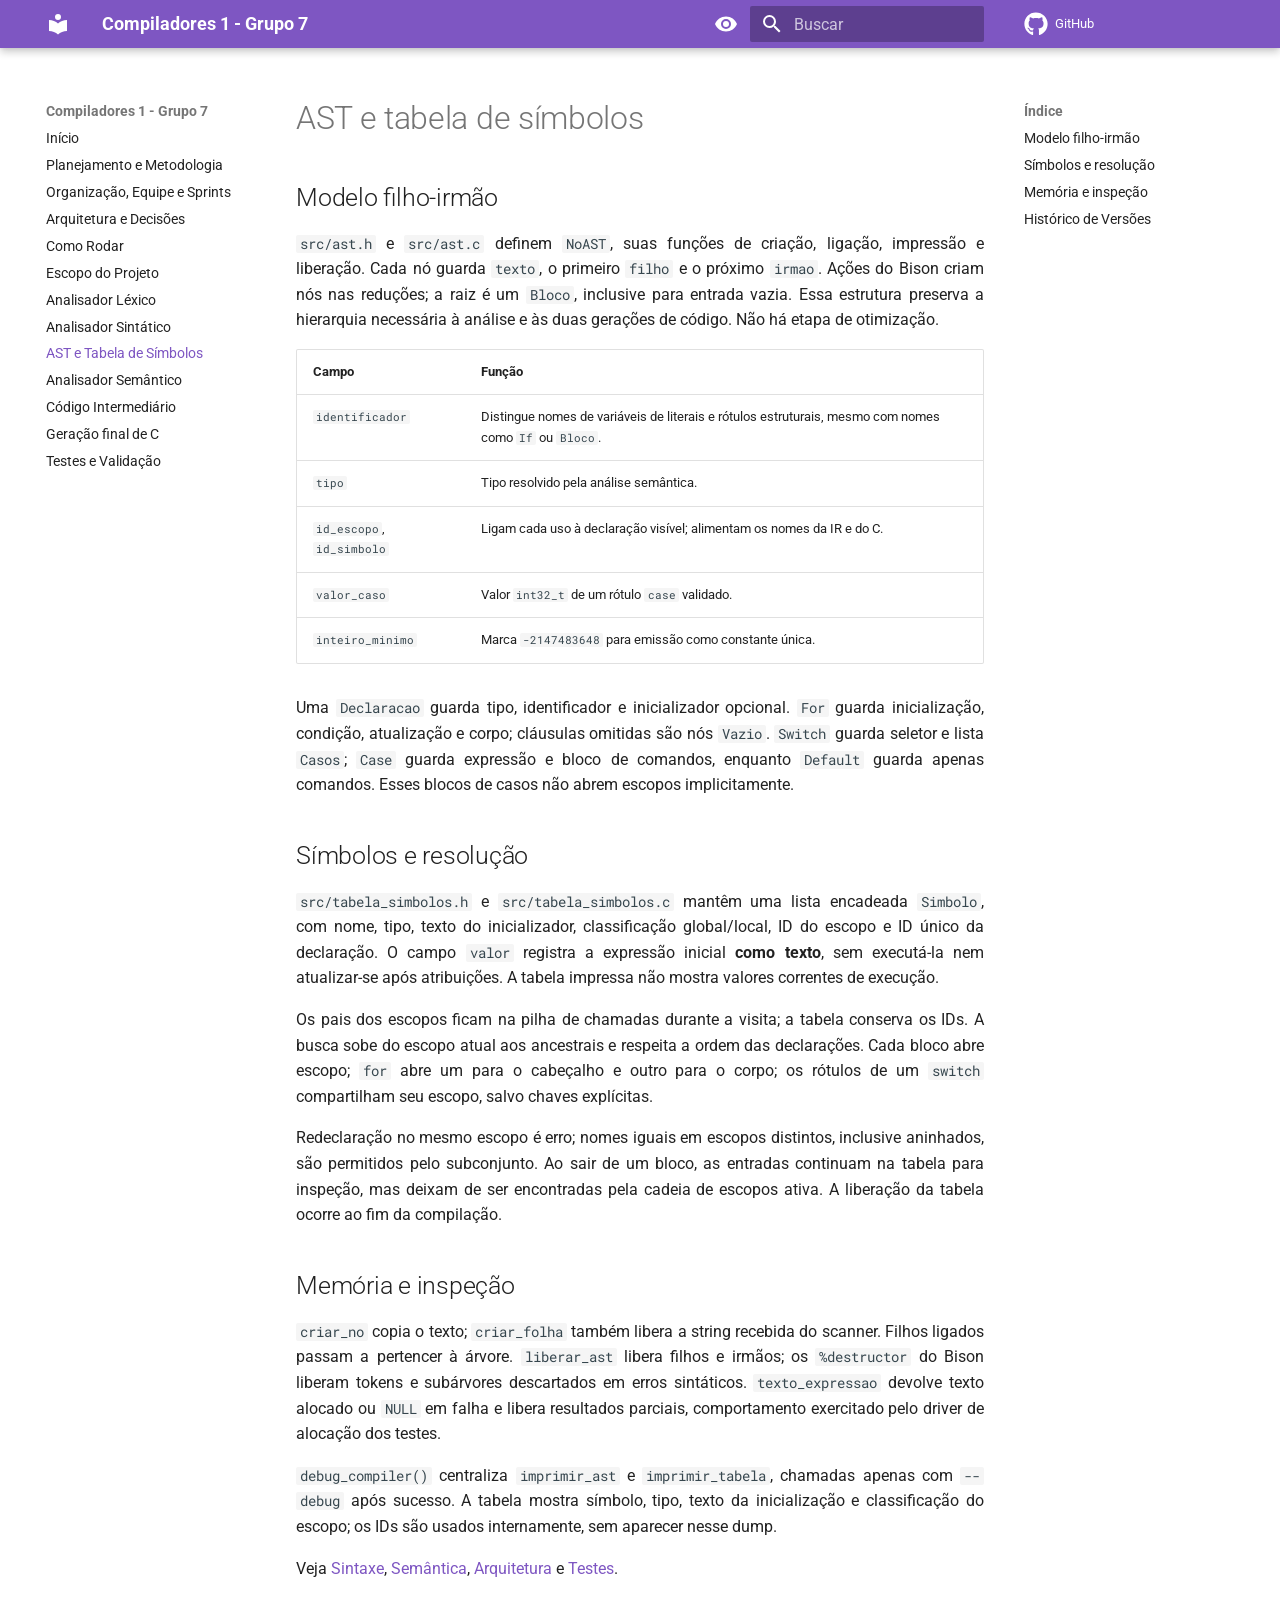
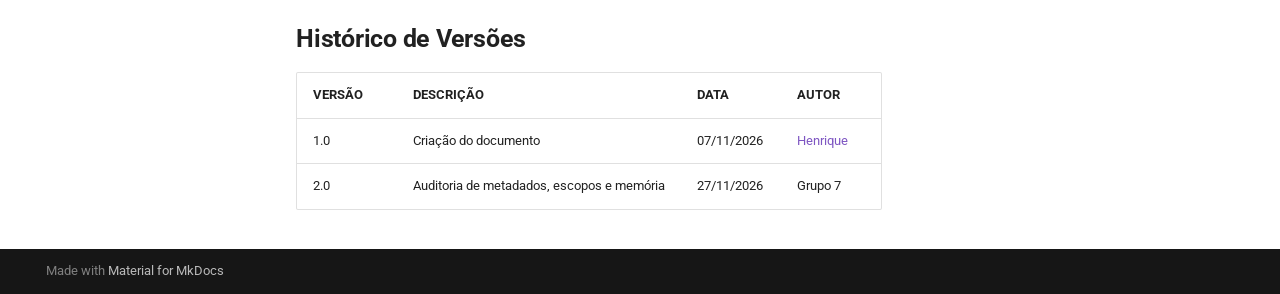
<file: ast-tabela/index.html>
<!doctype html>
<html lang="pt" class="no-js">
  <head>
    
      <meta charset="utf-8">
      <meta name="viewport" content="width=device-width,initial-scale=1">
      
      
      
        <link rel="canonical" href="https://nicolaszanin06.github.io/Trabalho_Compiladores1/ast-tabela/">
      
      
        <link rel="prev" href="../analisador-sintatico/">
      
      
        <link rel="next" href="../analisador-semantico/">
      
      
        
      
      
      <link rel="icon" href="../assets/images/favicon.png">
      <meta name="generator" content="mkdocs-1.6.1, mkdocs-material-9.8.2">
    
    
      
        <title>AST e Tabela de Símbolos - Compiladores 1 - Grupo 7</title>
      
    
    
      <link rel="stylesheet" href="../assets/stylesheets/main.57a0d79d.min.css">
      
        
        <link rel="stylesheet" href="../assets/stylesheets/palette.fb2fffe2.min.css">
      
      


    
    
      
    
    
      
        
        
        <link rel="preconnect" href="https://fonts.gstatic.com" crossorigin>
        <link rel="stylesheet" href="https://fonts.googleapis.com/css?family=Roboto:300,300i,400,400i,700,700i%7CRoboto+Mono:400,400i,700,700i&display=fallback">
        <style>:root{--md-text-font:"Roboto";--md-code-font:"Roboto Mono"}</style>
      
    
    
      <link rel="stylesheet" href="../stylesheets/extra.css">
    
    <script>__md_scope=new URL("..",location),__md_hash=e=>[...e].reduce(((e,_)=>(e<<5)-e+_.charCodeAt(0)),0),__md_get=(e,_=localStorage,t=__md_scope)=>JSON.parse(_.getItem(t.pathname+"."+e)),__md_set=(e,_,t=localStorage,a=__md_scope)=>{try{t.setItem(a.pathname+"."+e,JSON.stringify(_))}catch(e){}}</script>
    
      

    
    
  </head>
  
  
    
    
      
    
    
    
    
    <body dir="ltr" data-md-color-scheme="default" data-md-color-primary="deep-purple" data-md-color-accent="purple">
  
    
    <input class="md-toggle" data-md-toggle="drawer" type="checkbox" id="__drawer" autocomplete="off">
    <input class="md-toggle" data-md-toggle="search" type="checkbox" id="__search" autocomplete="off">
    <label class="md-overlay" for="__drawer"></label>
    <div data-md-component="skip">
      
        
        <a href="#ast-e-tabela-de-simbolos" class="md-skip">
          Pular para conteúdo
        </a>
      
    </div>
    <div data-md-component="announce">
      
    </div>
    
    
      

  

<header class="md-header md-header--shadow" data-md-component="header">
  <nav class="md-header__inner md-grid" aria-label="Cabeçalho">
    <a href=".." title="Compiladores 1 - Grupo 7" class="md-header__button md-logo" aria-label="Compiladores 1 - Grupo 7" data-md-component="logo">
      
  
  <svg xmlns="http://www.w3.org/2000/svg" viewBox="0 0 24 24"><path d="M12 8a3 3 0 0 0 3-3 3 3 0 0 0-3-3 3 3 0 0 0-3 3 3 3 0 0 0 3 3m0 3.54C9.64 9.35 6.5 8 3 8v11c3.5 0 6.64 1.35 9 3.54 2.36-2.19 5.5-3.54 9-3.54V8c-3.5 0-6.64 1.35-9 3.54"/></svg>

    </a>
    <label class="md-header__button md-icon" for="__drawer">
      
      <svg xmlns="http://www.w3.org/2000/svg" viewBox="0 0 24 24"><path d="M3 6h18v2H3zm0 5h18v2H3zm0 5h18v2H3z"/></svg>
    </label>
    <div class="md-header__title" data-md-component="header-title">
      <div class="md-header__ellipsis">
        <div class="md-header__topic">
          <span class="md-ellipsis">
            Compiladores 1 - Grupo 7
          </span>
        </div>
        <div class="md-header__topic" data-md-component="header-topic">
          <span class="md-ellipsis">
            
              AST e Tabela de Símbolos
            
          </span>
        </div>
      </div>
    </div>
    
      
        <form class="md-header__option" data-md-component="palette">
  
    
    
    
    <input class="md-option" data-md-color-media="" data-md-color-scheme="default" data-md-color-primary="deep-purple" data-md-color-accent="purple"  aria-label="Modo escuro"  type="radio" name="__palette" id="__palette_0">
    
      <label class="md-header__button md-icon" title="Modo escuro" for="__palette_1" hidden>
        <svg xmlns="http://www.w3.org/2000/svg" viewBox="0 0 24 24"><path d="M12 9a3 3 0 0 0-3 3 3 3 0 0 0 3 3 3 3 0 0 0 3-3 3 3 0 0 0-3-3m0 8a5 5 0 0 1-5-5 5 5 0 0 1 5-5 5 5 0 0 1 5 5 5 5 0 0 1-5 5m0-12.5C7 4.5 2.73 7.61 1 12c1.73 4.39 6 7.5 11 7.5s9.27-3.11 11-7.5c-1.73-4.39-6-7.5-11-7.5"/></svg>
      </label>
    
  
    
    
    
    <input class="md-option" data-md-color-media="" data-md-color-scheme="slate" data-md-color-primary="deep-purple" data-md-color-accent="purple"  aria-label="Modo claro"  type="radio" name="__palette" id="__palette_1">
    
      <label class="md-header__button md-icon" title="Modo claro" for="__palette_0" hidden>
        <svg xmlns="http://www.w3.org/2000/svg" viewBox="0 0 24 24"><path d="M12 9a3 3 0 0 1 3 3 3 3 0 0 1-3 3 3 3 0 0 1-3-3 3 3 0 0 1 3-3m0-4.5c5 0 9.27 3.11 11 7.5-1.73 4.39-6 7.5-11 7.5S2.73 16.39 1 12c1.73-4.39 6-7.5 11-7.5M3.18 12a9.821 9.821 0 0 0 17.64 0 9.821 9.821 0 0 0-17.64 0"/></svg>
      </label>
    
  
</form>
      
    
    
      <script>var palette=__md_get("__palette");if(palette&&palette.color){if("(prefers-color-scheme)"===palette.color.media){var media=matchMedia("(prefers-color-scheme: light)"),input=document.querySelector(media.matches?"[data-md-color-media='(prefers-color-scheme: light)']":"[data-md-color-media='(prefers-color-scheme: dark)']");palette.color.media=input.getAttribute("data-md-color-media"),palette.color.scheme=input.getAttribute("data-md-color-scheme"),palette.color.primary=input.getAttribute("data-md-color-primary"),palette.color.accent=input.getAttribute("data-md-color-accent")}for(var[key,value]of Object.entries(palette.color))document.body.setAttribute("data-md-color-"+key,value)}</script>
    
    
    
      
      
        <label class="md-header__button md-icon" for="__search">
          
          <svg xmlns="http://www.w3.org/2000/svg" viewBox="0 0 24 24"><path d="M9.5 3A6.5 6.5 0 0 1 16 9.5c0 1.61-.59 3.09-1.56 4.23l.27.27h.79l5 5-1.5 1.5-5-5v-.79l-.27-.27A6.52 6.52 0 0 1 9.5 16 6.5 6.5 0 0 1 3 9.5 6.5 6.5 0 0 1 9.5 3m0 2C7 5 5 7 5 9.5S7 14 9.5 14 14 12 14 9.5 12 5 9.5 5"/></svg>
        </label>
        <div class="md-search" data-md-component="search" role="dialog">
  <label class="md-search__overlay" for="__search"></label>
  <div class="md-search__inner" role="search">
    <form class="md-search__form" name="search">
      <input type="text" class="md-search__input" name="query" aria-label="Buscar" placeholder="Buscar" autocapitalize="off" autocorrect="off" autocomplete="off" spellcheck="false" data-md-component="search-query" required>
      <label class="md-search__icon md-icon" for="__search">
        
        <svg xmlns="http://www.w3.org/2000/svg" viewBox="0 0 24 24"><path d="M9.5 3A6.5 6.5 0 0 1 16 9.5c0 1.61-.59 3.09-1.56 4.23l.27.27h.79l5 5-1.5 1.5-5-5v-.79l-.27-.27A6.52 6.52 0 0 1 9.5 16 6.5 6.5 0 0 1 3 9.5 6.5 6.5 0 0 1 9.5 3m0 2C7 5 5 7 5 9.5S7 14 9.5 14 14 12 14 9.5 12 5 9.5 5"/></svg>
        
        <svg xmlns="http://www.w3.org/2000/svg" viewBox="0 0 24 24"><path d="M20 11v2H8l5.5 5.5-1.42 1.42L4.16 12l7.92-7.92L13.5 5.5 8 11z"/></svg>
      </label>
      <nav class="md-search__options" aria-label="Pesquisar">
        
        <button type="reset" class="md-search__icon md-icon" title="Limpar" aria-label="Limpar" tabindex="-1">
          
          <svg xmlns="http://www.w3.org/2000/svg" viewBox="0 0 24 24"><path d="M19 6.41 17.59 5 12 10.59 6.41 5 5 6.41 10.59 12 5 17.59 6.41 19 12 13.41 17.59 19 19 17.59 13.41 12z"/></svg>
        </button>
      </nav>
      
    </form>
    <div class="md-search__output">
      <div class="md-search__scrollwrap" tabindex="0" data-md-scrollfix>
        <div class="md-search-result" data-md-component="search-result">
          <div class="md-search-result__meta">
            Inicializando busca
          </div>
          <ol class="md-search-result__list" role="presentation"></ol>
        </div>
      </div>
    </div>
  </div>
</div>
      
    
    
      <div class="md-header__source">
        <a href="https://github.com/nicolaszanin06/Trabalho_Compiladores1" title="Ir para repositório" class="md-source" data-md-component="source">
  <div class="md-source__icon md-icon">
    
    <svg xmlns="http://www.w3.org/2000/svg" viewBox="0 0 512 512"><!--! Font Awesome Free 7.1.0 by @fontawesome - https://fontawesome.com License - https://fontawesome.com/license/free (Icons: CC BY 4.0, Fonts: SIL OFL 1.1, Code: MIT License) Copyright 2025 Fonticons, Inc.--><path d="M173.9 397.4c0 2-2.3 3.6-5.2 3.6-3.3.3-5.6-1.3-5.6-3.6 0-2 2.3-3.6 5.2-3.6 3-.3 5.6 1.3 5.6 3.6m-31.1-4.5c-.7 2 1.3 4.3 4.3 4.9 2.6 1 5.6 0 6.2-2s-1.3-4.3-4.3-5.2c-2.6-.7-5.5.3-6.2 2.3m44.2-1.7c-2.9.7-4.9 2.6-4.6 4.9.3 2 2.9 3.3 5.9 2.6 2.9-.7 4.9-2.6 4.6-4.6-.3-1.9-3-3.2-5.9-2.9M252.8 8C114.1 8 8 113.3 8 252c0 110.9 69.8 205.8 169.5 239.2 12.8 2.3 17.3-5.6 17.3-12.1 0-6.2-.3-40.4-.3-61.4 0 0-70 15-84.7-29.8 0 0-11.4-29.1-27.8-36.6 0 0-22.9-15.7 1.6-15.4 0 0 24.9 2 38.6 25.8 21.9 38.6 58.6 27.5 72.9 20.9 2.3-16 8.8-27.1 16-33.7-55.9-6.2-112.3-14.3-112.3-110.5 0-27.5 7.6-41.3 23.6-58.9-2.6-6.5-11.1-33.3 2.6-67.9 20.9-6.5 69 27 69 27 20-5.6 41.5-8.5 62.8-8.5s42.8 2.9 62.8 8.5c0 0 48.1-33.6 69-27 13.7 34.7 5.2 61.4 2.6 67.9 16 17.7 25.8 31.5 25.8 58.9 0 96.5-58.9 104.2-114.8 110.5 9.2 7.9 17 22.9 17 46.4 0 33.7-.3 75.4-.3 83.6 0 6.5 4.6 14.4 17.3 12.1C436.2 457.8 504 362.9 504 252 504 113.3 391.5 8 252.8 8M105.2 352.9c-1.3 1-1 3.3.7 5.2 1.6 1.6 3.9 2.3 5.2 1 1.3-1 1-3.3-.7-5.2-1.6-1.6-3.9-2.3-5.2-1m-10.8-8.1c-.7 1.3.3 2.9 2.3 3.9 1.6 1 3.6.7 4.3-.7.7-1.3-.3-2.9-2.3-3.9-2-.6-3.6-.3-4.3.7m32.4 35.6c-1.6 1.3-1 4.3 1.3 6.2 2.3 2.3 5.2 2.6 6.5 1 1.3-1.3.7-4.3-1.3-6.2-2.2-2.3-5.2-2.6-6.5-1m-11.4-14.7c-1.6 1-1.6 3.6 0 5.9s4.3 3.3 5.6 2.3c1.6-1.3 1.6-3.9 0-6.2-1.4-2.3-4-3.3-5.6-2"/></svg>
  </div>
  <div class="md-source__repository">
    GitHub
  </div>
</a>
      </div>
    
  </nav>
  
</header>
    
    <div class="md-container" data-md-component="container">
      
      
        
          
        
      
      <main class="md-main" data-md-component="main">
        <div class="md-main__inner md-grid">
          
            
              
              <div class="md-sidebar md-sidebar--primary" data-md-component="sidebar" data-md-type="navigation" >
                <div class="md-sidebar__scrollwrap">
                  <div class="md-sidebar__inner">
                    



<nav class="md-nav md-nav--primary" aria-label="Navegação" data-md-level="0">
  <label class="md-nav__title" for="__drawer">
    <a href=".." title="Compiladores 1 - Grupo 7" class="md-nav__button md-logo" aria-label="Compiladores 1 - Grupo 7" data-md-component="logo">
      
  
  <svg xmlns="http://www.w3.org/2000/svg" viewBox="0 0 24 24"><path d="M12 8a3 3 0 0 0 3-3 3 3 0 0 0-3-3 3 3 0 0 0-3 3 3 3 0 0 0 3 3m0 3.54C9.64 9.35 6.5 8 3 8v11c3.5 0 6.64 1.35 9 3.54 2.36-2.19 5.5-3.54 9-3.54V8c-3.5 0-6.64 1.35-9 3.54"/></svg>

    </a>
    Compiladores 1 - Grupo 7
  </label>
  
    <div class="md-nav__source">
      <a href="https://github.com/nicolaszanin06/Trabalho_Compiladores1" title="Ir para repositório" class="md-source" data-md-component="source">
  <div class="md-source__icon md-icon">
    
    <svg xmlns="http://www.w3.org/2000/svg" viewBox="0 0 512 512"><!--! Font Awesome Free 7.1.0 by @fontawesome - https://fontawesome.com License - https://fontawesome.com/license/free (Icons: CC BY 4.0, Fonts: SIL OFL 1.1, Code: MIT License) Copyright 2025 Fonticons, Inc.--><path d="M173.9 397.4c0 2-2.3 3.6-5.2 3.6-3.3.3-5.6-1.3-5.6-3.6 0-2 2.3-3.6 5.2-3.6 3-.3 5.6 1.3 5.6 3.6m-31.1-4.5c-.7 2 1.3 4.3 4.3 4.9 2.6 1 5.6 0 6.2-2s-1.3-4.3-4.3-5.2c-2.6-.7-5.5.3-6.2 2.3m44.2-1.7c-2.9.7-4.9 2.6-4.6 4.9.3 2 2.9 3.3 5.9 2.6 2.9-.7 4.9-2.6 4.6-4.6-.3-1.9-3-3.2-5.9-2.9M252.8 8C114.1 8 8 113.3 8 252c0 110.9 69.8 205.8 169.5 239.2 12.8 2.3 17.3-5.6 17.3-12.1 0-6.2-.3-40.4-.3-61.4 0 0-70 15-84.7-29.8 0 0-11.4-29.1-27.8-36.6 0 0-22.9-15.7 1.6-15.4 0 0 24.9 2 38.6 25.8 21.9 38.6 58.6 27.5 72.9 20.9 2.3-16 8.8-27.1 16-33.7-55.9-6.2-112.3-14.3-112.3-110.5 0-27.5 7.6-41.3 23.6-58.9-2.6-6.5-11.1-33.3 2.6-67.9 20.9-6.5 69 27 69 27 20-5.6 41.5-8.5 62.8-8.5s42.8 2.9 62.8 8.5c0 0 48.1-33.6 69-27 13.7 34.7 5.2 61.4 2.6 67.9 16 17.7 25.8 31.5 25.8 58.9 0 96.5-58.9 104.2-114.8 110.5 9.2 7.9 17 22.9 17 46.4 0 33.7-.3 75.4-.3 83.6 0 6.5 4.6 14.4 17.3 12.1C436.2 457.8 504 362.9 504 252 504 113.3 391.5 8 252.8 8M105.2 352.9c-1.3 1-1 3.3.7 5.2 1.6 1.6 3.9 2.3 5.2 1 1.3-1 1-3.3-.7-5.2-1.6-1.6-3.9-2.3-5.2-1m-10.8-8.1c-.7 1.3.3 2.9 2.3 3.9 1.6 1 3.6.7 4.3-.7.7-1.3-.3-2.9-2.3-3.9-2-.6-3.6-.3-4.3.7m32.4 35.6c-1.6 1.3-1 4.3 1.3 6.2 2.3 2.3 5.2 2.6 6.5 1 1.3-1.3.7-4.3-1.3-6.2-2.2-2.3-5.2-2.6-6.5-1m-11.4-14.7c-1.6 1-1.6 3.6 0 5.9s4.3 3.3 5.6 2.3c1.6-1.3 1.6-3.9 0-6.2-1.4-2.3-4-3.3-5.6-2"/></svg>
  </div>
  <div class="md-source__repository">
    GitHub
  </div>
</a>
    </div>
  
  <ul class="md-nav__list" data-md-scrollfix>
    
      
      
  
  
  
  
    <li class="md-nav__item">
      <a href=".." class="md-nav__link">
        
  
  
  <span class="md-ellipsis">
    
  
    Início
  

    
  </span>
  
  

      </a>
    </li>
  

    
      
      
  
  
  
  
    <li class="md-nav__item">
      <a href="../planejamento/" class="md-nav__link">
        
  
  
  <span class="md-ellipsis">
    
  
    Planejamento e Metodologia
  

    
  </span>
  
  

      </a>
    </li>
  

    
      
      
  
  
  
  
    <li class="md-nav__item">
      <a href="../organizacao-sprints/" class="md-nav__link">
        
  
  
  <span class="md-ellipsis">
    
  
    Organização, Equipe e Sprints
  

    
  </span>
  
  

      </a>
    </li>
  

    
      
      
  
  
  
  
    <li class="md-nav__item">
      <a href="../arquitetura-decisoes/" class="md-nav__link">
        
  
  
  <span class="md-ellipsis">
    
  
    Arquitetura e Decisões
  

    
  </span>
  
  

      </a>
    </li>
  

    
      
      
  
  
  
  
    <li class="md-nav__item">
      <a href="../como-rodar/" class="md-nav__link">
        
  
  
  <span class="md-ellipsis">
    
  
    Como Rodar
  

    
  </span>
  
  

      </a>
    </li>
  

    
      
      
  
  
  
  
    <li class="md-nav__item">
      <a href="../escopo/" class="md-nav__link">
        
  
  
  <span class="md-ellipsis">
    
  
    Escopo do Projeto
  

    
  </span>
  
  

      </a>
    </li>
  

    
      
      
  
  
  
  
    <li class="md-nav__item">
      <a href="../analisador-lexico/" class="md-nav__link">
        
  
  
  <span class="md-ellipsis">
    
  
    Analisador Léxico
  

    
  </span>
  
  

      </a>
    </li>
  

    
      
      
  
  
  
  
    <li class="md-nav__item">
      <a href="../analisador-sintatico/" class="md-nav__link">
        
  
  
  <span class="md-ellipsis">
    
  
    Analisador Sintático
  

    
  </span>
  
  

      </a>
    </li>
  

    
      
      
  
  
    
  
  
  
    <li class="md-nav__item md-nav__item--active">
      
      <input class="md-nav__toggle md-toggle" type="checkbox" id="__toc">
      
      
        
      
      
        <label class="md-nav__link md-nav__link--active" for="__toc">
          
  
  
  <span class="md-ellipsis">
    
  
    AST e Tabela de Símbolos
  

    
  </span>
  
  

          <span class="md-nav__icon md-icon"></span>
        </label>
      
      <a href="./" class="md-nav__link md-nav__link--active">
        
  
  
  <span class="md-ellipsis">
    
  
    AST e Tabela de Símbolos
  

    
  </span>
  
  

      </a>
      
        

<nav class="md-nav md-nav--secondary" aria-label="Índice">
  
  
  
    
  
  
    <label class="md-nav__title" for="__toc">
      <span class="md-nav__icon md-icon"></span>
      Índice
    </label>
    <ul class="md-nav__list" data-md-component="toc" data-md-scrollfix>
      
        <li class="md-nav__item">
  <a href="#modelo-filho-irmao" class="md-nav__link">
    <span class="md-ellipsis">
      
        Modelo filho-irmão
      
    </span>
  </a>
  
</li>
      
        <li class="md-nav__item">
  <a href="#simbolos-e-resolucao" class="md-nav__link">
    <span class="md-ellipsis">
      
        Símbolos e resolução
      
    </span>
  </a>
  
</li>
      
        <li class="md-nav__item">
  <a href="#memoria-e-inspecao" class="md-nav__link">
    <span class="md-ellipsis">
      
        Memória e inspeção
      
    </span>
  </a>
  
</li>
      
        <li class="md-nav__item">
  <a href="#historico-de-versoes" class="md-nav__link">
    <span class="md-ellipsis">
      
        Histórico de Versões
      
    </span>
  </a>
  
</li>
      
    </ul>
  
</nav>
      
    </li>
  

    
      
      
  
  
  
  
    <li class="md-nav__item">
      <a href="../analisador-semantico/" class="md-nav__link">
        
  
  
  <span class="md-ellipsis">
    
  
    Analisador Semântico
  

    
  </span>
  
  

      </a>
    </li>
  

    
      
      
  
  
  
  
    <li class="md-nav__item">
      <a href="../codigo-intermediario/" class="md-nav__link">
        
  
  
  <span class="md-ellipsis">
    
  
    Código Intermediário
  

    
  </span>
  
  

      </a>
    </li>
  

    
      
      
  
  
  
  
    <li class="md-nav__item">
      <a href="../geracao-c/" class="md-nav__link">
        
  
  
  <span class="md-ellipsis">
    
  
    Geração final de C
  

    
  </span>
  
  

      </a>
    </li>
  

    
      
      
  
  
  
  
    <li class="md-nav__item">
      <a href="../testes/" class="md-nav__link">
        
  
  
  <span class="md-ellipsis">
    
  
    Testes e Validação
  

    
  </span>
  
  

      </a>
    </li>
  

    
  </ul>
</nav>
                  </div>
                </div>
              </div>
            
            
              
              <div class="md-sidebar md-sidebar--secondary" data-md-component="sidebar" data-md-type="toc" >
                <div class="md-sidebar__scrollwrap">
                  <div class="md-sidebar__inner">
                    

<nav class="md-nav md-nav--secondary" aria-label="Índice">
  
  
  
    
  
  
    <label class="md-nav__title" for="__toc">
      <span class="md-nav__icon md-icon"></span>
      Índice
    </label>
    <ul class="md-nav__list" data-md-component="toc" data-md-scrollfix>
      
        <li class="md-nav__item">
  <a href="#modelo-filho-irmao" class="md-nav__link">
    <span class="md-ellipsis">
      
        Modelo filho-irmão
      
    </span>
  </a>
  
</li>
      
        <li class="md-nav__item">
  <a href="#simbolos-e-resolucao" class="md-nav__link">
    <span class="md-ellipsis">
      
        Símbolos e resolução
      
    </span>
  </a>
  
</li>
      
        <li class="md-nav__item">
  <a href="#memoria-e-inspecao" class="md-nav__link">
    <span class="md-ellipsis">
      
        Memória e inspeção
      
    </span>
  </a>
  
</li>
      
        <li class="md-nav__item">
  <a href="#historico-de-versoes" class="md-nav__link">
    <span class="md-ellipsis">
      
        Histórico de Versões
      
    </span>
  </a>
  
</li>
      
    </ul>
  
</nav>
                  </div>
                </div>
              </div>
            
          
          
            <div class="md-content" data-md-component="content">
              
              <article class="md-content__inner md-typeset">
                
                  


  
  


<h1 id="ast-e-tabela-de-simbolos">AST e tabela de símbolos</h1>
<h2 id="modelo-filho-irmao">Modelo filho-irmão</h2>
<p><code>src/ast.h</code> e <code>src/ast.c</code> definem <code>NoAST</code>, suas funções de criação, ligação, impressão e liberação. Cada nó guarda <code>texto</code>, o primeiro <code>filho</code> e o próximo <code>irmao</code>. Ações do Bison criam nós nas reduções; a raiz é um <code>Bloco</code>, inclusive para entrada vazia. Essa estrutura preserva a hierarquia necessária à análise e às duas gerações de código. Não há etapa de otimização.</p>
<table>
<thead>
<tr>
<th>Campo</th>
<th>Função</th>
</tr>
</thead>
<tbody>
<tr>
<td><code>identificador</code></td>
<td>Distingue nomes de variáveis de literais e rótulos estruturais, mesmo com nomes como <code>If</code> ou <code>Bloco</code>.</td>
</tr>
<tr>
<td><code>tipo</code></td>
<td>Tipo resolvido pela análise semântica.</td>
</tr>
<tr>
<td><code>id_escopo</code>, <code>id_simbolo</code></td>
<td>Ligam cada uso à declaração visível; alimentam os nomes da IR e do C.</td>
</tr>
<tr>
<td><code>valor_caso</code></td>
<td>Valor <code>int32_t</code> de um rótulo <code>case</code> validado.</td>
</tr>
<tr>
<td><code>inteiro_minimo</code></td>
<td>Marca <code>-2147483648</code> para emissão como constante única.</td>
</tr>
</tbody>
</table>
<p>Uma <code>Declaracao</code> guarda tipo, identificador e inicializador opcional. <code>For</code> guarda inicialização, condição, atualização e corpo; cláusulas omitidas são nós <code>Vazio</code>. <code>Switch</code> guarda seletor e lista <code>Casos</code>; <code>Case</code> guarda expressão e bloco de comandos, enquanto <code>Default</code> guarda apenas comandos. Esses blocos de casos não abrem escopos implicitamente.</p>
<h2 id="simbolos-e-resolucao">Símbolos e resolução</h2>
<p><code>src/tabela_simbolos.h</code> e <code>src/tabela_simbolos.c</code> mantêm uma lista encadeada <code>Simbolo</code>, com nome, tipo, texto do inicializador, classificação global/local, ID do escopo e ID único da declaração. O campo <code>valor</code> registra a expressão inicial <strong>como texto</strong>, sem executá-la nem atualizar-se após atribuições. A tabela impressa não mostra valores correntes de execução.</p>
<p>Os pais dos escopos ficam na pilha de chamadas durante a visita; a tabela conserva os IDs. A busca sobe do escopo atual aos ancestrais e respeita a ordem das declarações. Cada bloco abre escopo; <code>for</code> abre um para o cabeçalho e outro para o corpo; os rótulos de um <code>switch</code> compartilham seu escopo, salvo chaves explícitas.</p>
<p>Redeclaração no mesmo escopo é erro; nomes iguais em escopos distintos, inclusive aninhados, são permitidos pelo subconjunto. Ao sair de um bloco, as entradas continuam na tabela para inspeção, mas deixam de ser encontradas pela cadeia de escopos ativa. A liberação da tabela ocorre ao fim da compilação.</p>
<h2 id="memoria-e-inspecao">Memória e inspeção</h2>
<p><code>criar_no</code> copia o texto; <code>criar_folha</code> também libera a string recebida do scanner. Filhos ligados passam a pertencer à árvore. <code>liberar_ast</code> libera filhos e irmãos; os <code>%destructor</code> do Bison liberam tokens e subárvores descartados em erros sintáticos. <code>texto_expressao</code> devolve texto alocado ou <code>NULL</code> em falha e libera resultados parciais, comportamento exercitado pelo driver de alocação dos testes.</p>
<p><code>debug_compiler()</code> centraliza <code>imprimir_ast</code> e <code>imprimir_tabela</code>, chamadas apenas com <code>--debug</code> após sucesso. A tabela mostra símbolo, tipo, texto da inicialização e classificação do escopo; os IDs são usados internamente, sem aparecer nesse dump.</p>
<p>Veja <a href="../analisador-sintatico/">Sintaxe</a>, <a href="../analisador-semantico/">Semântica</a>, <a href="../arquitetura-decisoes/">Arquitetura</a> e <a href="../testes/">Testes</a>.</p>
<h2 id="historico-de-versoes"><strong>Histórico de Versões</strong></h2>
<table>
<thead>
<tr>
<th>VERSÃO</th>
<th>DESCRIÇÃO</th>
<th>DATA</th>
<th>AUTOR</th>
</tr>
</thead>
<tbody>
<tr>
<td>1.0</td>
<td>Criação do documento</td>
<td>07/11/2026</td>
<td><a href="https://github.com/henryqma">Henrique</a></td>
</tr>
<tr>
<td>2.0</td>
<td>Auditoria de metadados, escopos e memória</td>
<td>27/11/2026</td>
<td>Grupo 7</td>
</tr>
</tbody>
</table>












                
              </article>
            </div>
          
          
<script>var target=document.getElementById(location.hash.slice(1));target&&target.name&&(target.checked=target.name.startsWith("__tabbed_"))</script>
        </div>
        
      </main>
      
        <footer class="md-footer">
  
  <div class="md-footer-meta md-typeset">
    <div class="md-footer-meta__inner md-grid">
      <div class="md-copyright">
  
  
    Made with
    <a href="https://squidfunk.github.io/mkdocs-material/" target="_blank" rel="noopener">
      Material for MkDocs
    </a>
  
</div>
      
    </div>
  </div>
</footer>
      
    </div>
    <div class="md-dialog" data-md-component="dialog">
      <div class="md-dialog__inner md-typeset"></div>
    </div>
    
    
    
      
      
      <script id="__config" type="application/json">{"annotate": null, "base": "..", "features": [], "search": "../assets/javascripts/workers/search.a7633da7.min.js", "tags": null, "translations": {"clipboard.copied": "Copiado para \u00e1rea de transfer\u00eancia", "clipboard.copy": "Copiar para \u00e1rea de transfer\u00eancia", "search.result.more.one": "mais 1 nesta p\u00e1gina", "search.result.more.other": "# mais nesta p\u00e1gina", "search.result.none": "Nenhum documento encontrado", "search.result.one": "1 documento encontrado", "search.result.other": "# documentos encontrados", "search.result.placeholder": "Digite para iniciar a busca", "search.result.term.missing": "Ausente", "select.version": "Selecione a vers\u00e3o"}, "version": null}</script>
    
    
      <script src="../assets/javascripts/bundle.a5f9d56c.min.js"></script>
      
    
  </body>
</html>
</file>
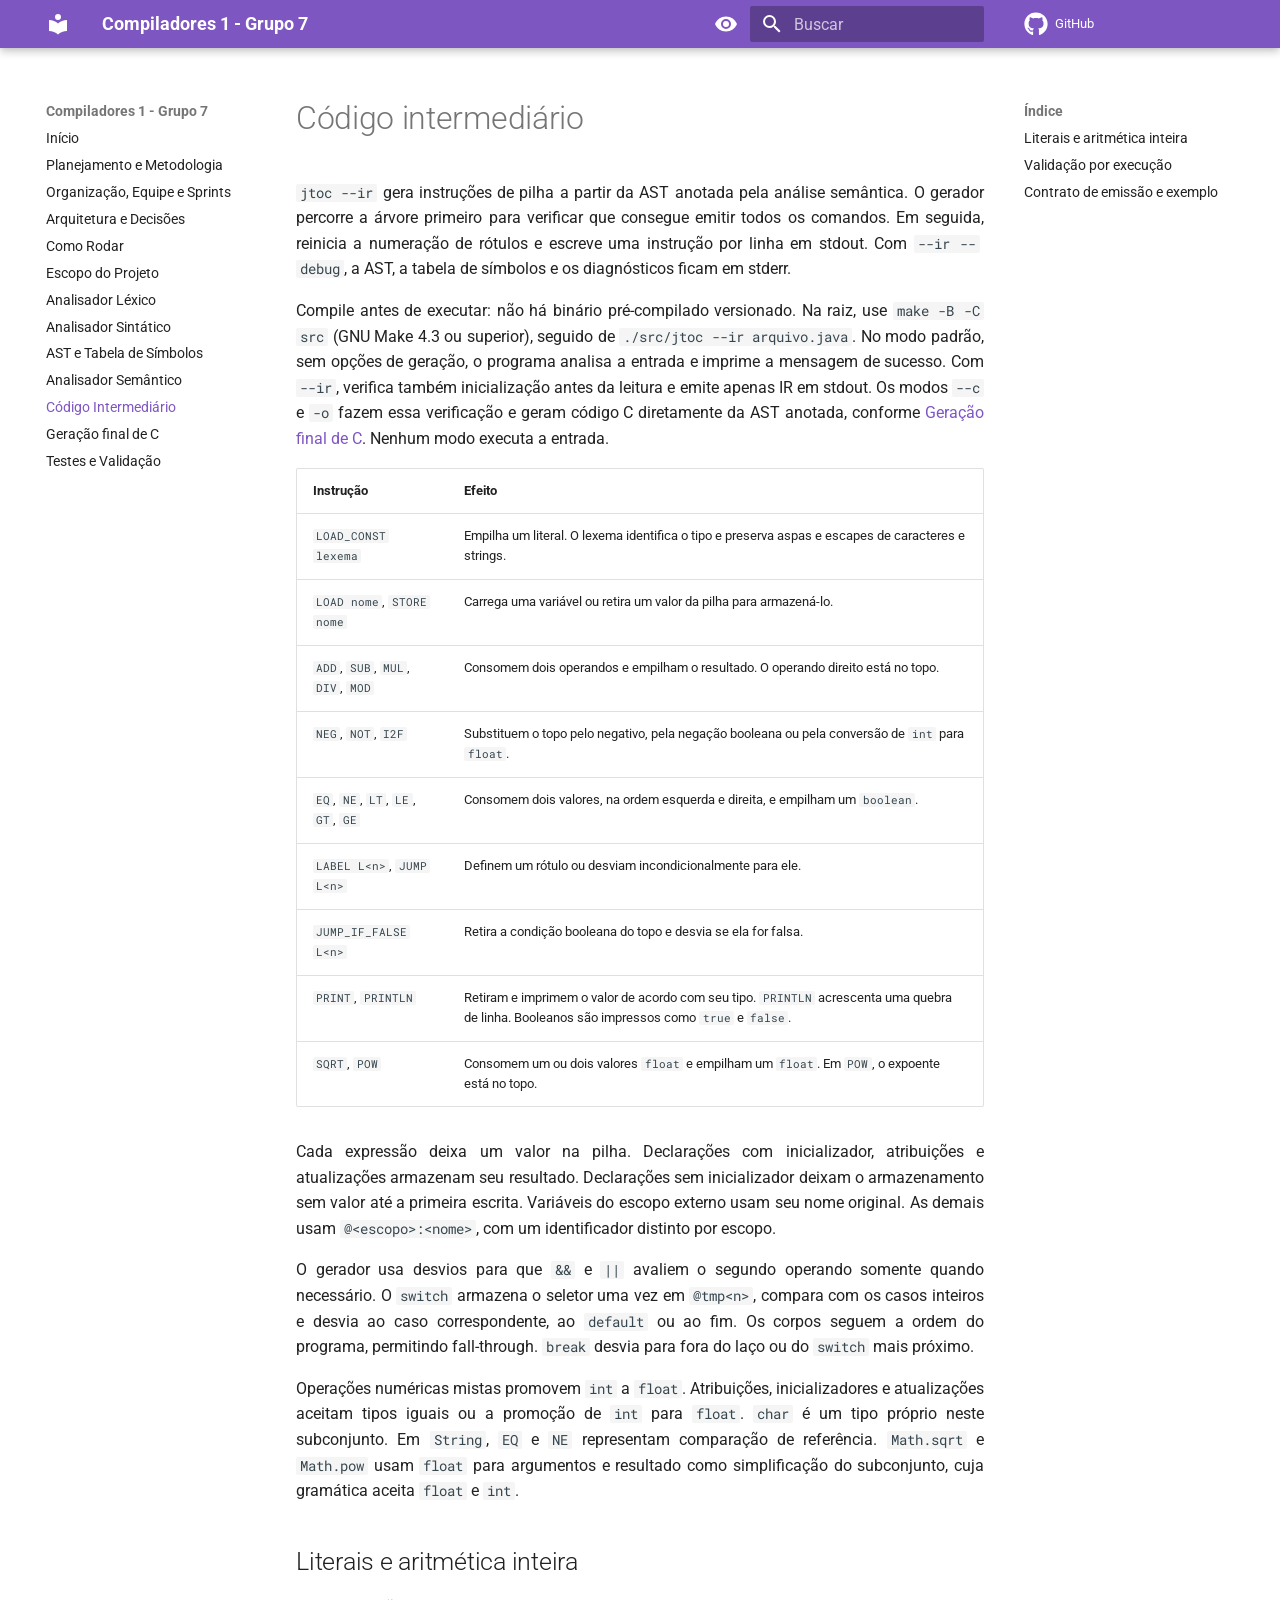
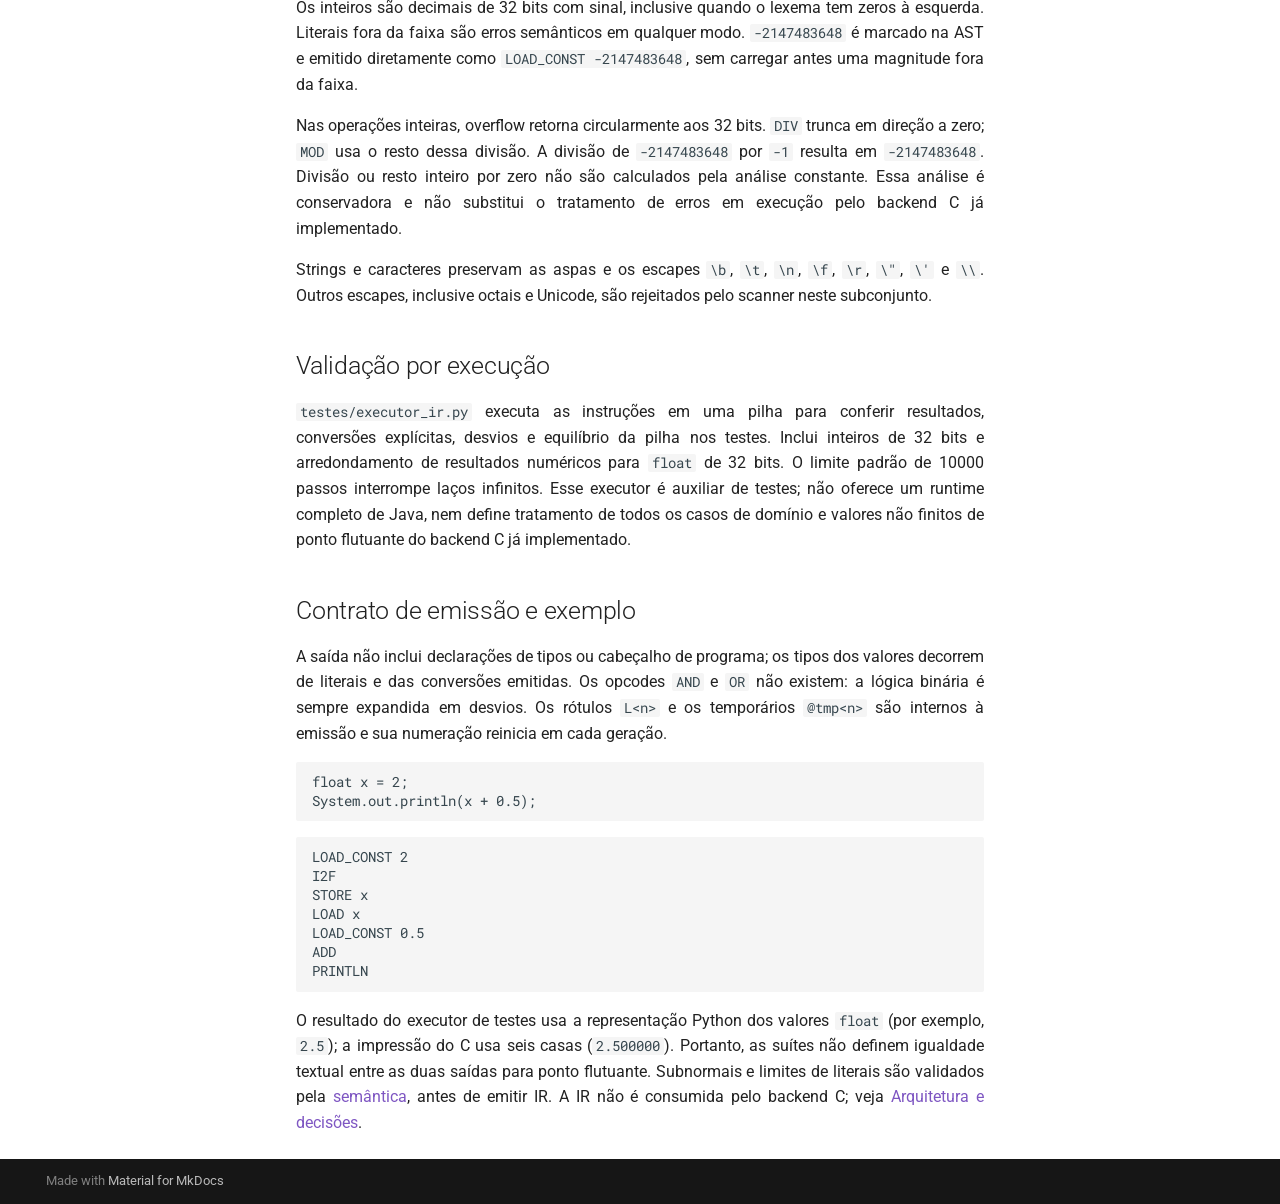
<file: codigo-intermediario/index.html>
<!doctype html>
<html lang="pt" class="no-js">
  <head>
    
      <meta charset="utf-8">
      <meta name="viewport" content="width=device-width,initial-scale=1">
      
      
      
        <link rel="canonical" href="https://nicolaszanin06.github.io/Trabalho_Compiladores1/codigo-intermediario/">
      
      
        <link rel="prev" href="../analisador-semantico/">
      
      
        <link rel="next" href="../geracao-c/">
      
      
        
      
      
      <link rel="icon" href="../assets/images/favicon.png">
      <meta name="generator" content="mkdocs-1.6.1, mkdocs-material-9.8.2">
    
    
      
        <title>Código Intermediário - Compiladores 1 - Grupo 7</title>
      
    
    
      <link rel="stylesheet" href="../assets/stylesheets/main.57a0d79d.min.css">
      
        
        <link rel="stylesheet" href="../assets/stylesheets/palette.fb2fffe2.min.css">
      
      


    
    
      
    
    
      
        
        
        <link rel="preconnect" href="https://fonts.gstatic.com" crossorigin>
        <link rel="stylesheet" href="https://fonts.googleapis.com/css?family=Roboto:300,300i,400,400i,700,700i%7CRoboto+Mono:400,400i,700,700i&display=fallback">
        <style>:root{--md-text-font:"Roboto";--md-code-font:"Roboto Mono"}</style>
      
    
    
      <link rel="stylesheet" href="../stylesheets/extra.css">
    
    <script>__md_scope=new URL("..",location),__md_hash=e=>[...e].reduce(((e,_)=>(e<<5)-e+_.charCodeAt(0)),0),__md_get=(e,_=localStorage,t=__md_scope)=>JSON.parse(_.getItem(t.pathname+"."+e)),__md_set=(e,_,t=localStorage,a=__md_scope)=>{try{t.setItem(a.pathname+"."+e,JSON.stringify(_))}catch(e){}}</script>
    
      

    
    
  </head>
  
  
    
    
      
    
    
    
    
    <body dir="ltr" data-md-color-scheme="default" data-md-color-primary="deep-purple" data-md-color-accent="purple">
  
    
    <input class="md-toggle" data-md-toggle="drawer" type="checkbox" id="__drawer" autocomplete="off">
    <input class="md-toggle" data-md-toggle="search" type="checkbox" id="__search" autocomplete="off">
    <label class="md-overlay" for="__drawer"></label>
    <div data-md-component="skip">
      
        
        <a href="#codigo-intermediario" class="md-skip">
          Pular para conteúdo
        </a>
      
    </div>
    <div data-md-component="announce">
      
    </div>
    
    
      

  

<header class="md-header md-header--shadow" data-md-component="header">
  <nav class="md-header__inner md-grid" aria-label="Cabeçalho">
    <a href=".." title="Compiladores 1 - Grupo 7" class="md-header__button md-logo" aria-label="Compiladores 1 - Grupo 7" data-md-component="logo">
      
  
  <svg xmlns="http://www.w3.org/2000/svg" viewBox="0 0 24 24"><path d="M12 8a3 3 0 0 0 3-3 3 3 0 0 0-3-3 3 3 0 0 0-3 3 3 3 0 0 0 3 3m0 3.54C9.64 9.35 6.5 8 3 8v11c3.5 0 6.64 1.35 9 3.54 2.36-2.19 5.5-3.54 9-3.54V8c-3.5 0-6.64 1.35-9 3.54"/></svg>

    </a>
    <label class="md-header__button md-icon" for="__drawer">
      
      <svg xmlns="http://www.w3.org/2000/svg" viewBox="0 0 24 24"><path d="M3 6h18v2H3zm0 5h18v2H3zm0 5h18v2H3z"/></svg>
    </label>
    <div class="md-header__title" data-md-component="header-title">
      <div class="md-header__ellipsis">
        <div class="md-header__topic">
          <span class="md-ellipsis">
            Compiladores 1 - Grupo 7
          </span>
        </div>
        <div class="md-header__topic" data-md-component="header-topic">
          <span class="md-ellipsis">
            
              Código Intermediário
            
          </span>
        </div>
      </div>
    </div>
    
      
        <form class="md-header__option" data-md-component="palette">
  
    
    
    
    <input class="md-option" data-md-color-media="" data-md-color-scheme="default" data-md-color-primary="deep-purple" data-md-color-accent="purple"  aria-label="Modo escuro"  type="radio" name="__palette" id="__palette_0">
    
      <label class="md-header__button md-icon" title="Modo escuro" for="__palette_1" hidden>
        <svg xmlns="http://www.w3.org/2000/svg" viewBox="0 0 24 24"><path d="M12 9a3 3 0 0 0-3 3 3 3 0 0 0 3 3 3 3 0 0 0 3-3 3 3 0 0 0-3-3m0 8a5 5 0 0 1-5-5 5 5 0 0 1 5-5 5 5 0 0 1 5 5 5 5 0 0 1-5 5m0-12.5C7 4.5 2.73 7.61 1 12c1.73 4.39 6 7.5 11 7.5s9.27-3.11 11-7.5c-1.73-4.39-6-7.5-11-7.5"/></svg>
      </label>
    
  
    
    
    
    <input class="md-option" data-md-color-media="" data-md-color-scheme="slate" data-md-color-primary="deep-purple" data-md-color-accent="purple"  aria-label="Modo claro"  type="radio" name="__palette" id="__palette_1">
    
      <label class="md-header__button md-icon" title="Modo claro" for="__palette_0" hidden>
        <svg xmlns="http://www.w3.org/2000/svg" viewBox="0 0 24 24"><path d="M12 9a3 3 0 0 1 3 3 3 3 0 0 1-3 3 3 3 0 0 1-3-3 3 3 0 0 1 3-3m0-4.5c5 0 9.27 3.11 11 7.5-1.73 4.39-6 7.5-11 7.5S2.73 16.39 1 12c1.73-4.39 6-7.5 11-7.5M3.18 12a9.821 9.821 0 0 0 17.64 0 9.821 9.821 0 0 0-17.64 0"/></svg>
      </label>
    
  
</form>
      
    
    
      <script>var palette=__md_get("__palette");if(palette&&palette.color){if("(prefers-color-scheme)"===palette.color.media){var media=matchMedia("(prefers-color-scheme: light)"),input=document.querySelector(media.matches?"[data-md-color-media='(prefers-color-scheme: light)']":"[data-md-color-media='(prefers-color-scheme: dark)']");palette.color.media=input.getAttribute("data-md-color-media"),palette.color.scheme=input.getAttribute("data-md-color-scheme"),palette.color.primary=input.getAttribute("data-md-color-primary"),palette.color.accent=input.getAttribute("data-md-color-accent")}for(var[key,value]of Object.entries(palette.color))document.body.setAttribute("data-md-color-"+key,value)}</script>
    
    
    
      
      
        <label class="md-header__button md-icon" for="__search">
          
          <svg xmlns="http://www.w3.org/2000/svg" viewBox="0 0 24 24"><path d="M9.5 3A6.5 6.5 0 0 1 16 9.5c0 1.61-.59 3.09-1.56 4.23l.27.27h.79l5 5-1.5 1.5-5-5v-.79l-.27-.27A6.52 6.52 0 0 1 9.5 16 6.5 6.5 0 0 1 3 9.5 6.5 6.5 0 0 1 9.5 3m0 2C7 5 5 7 5 9.5S7 14 9.5 14 14 12 14 9.5 12 5 9.5 5"/></svg>
        </label>
        <div class="md-search" data-md-component="search" role="dialog">
  <label class="md-search__overlay" for="__search"></label>
  <div class="md-search__inner" role="search">
    <form class="md-search__form" name="search">
      <input type="text" class="md-search__input" name="query" aria-label="Buscar" placeholder="Buscar" autocapitalize="off" autocorrect="off" autocomplete="off" spellcheck="false" data-md-component="search-query" required>
      <label class="md-search__icon md-icon" for="__search">
        
        <svg xmlns="http://www.w3.org/2000/svg" viewBox="0 0 24 24"><path d="M9.5 3A6.5 6.5 0 0 1 16 9.5c0 1.61-.59 3.09-1.56 4.23l.27.27h.79l5 5-1.5 1.5-5-5v-.79l-.27-.27A6.52 6.52 0 0 1 9.5 16 6.5 6.5 0 0 1 3 9.5 6.5 6.5 0 0 1 9.5 3m0 2C7 5 5 7 5 9.5S7 14 9.5 14 14 12 14 9.5 12 5 9.5 5"/></svg>
        
        <svg xmlns="http://www.w3.org/2000/svg" viewBox="0 0 24 24"><path d="M20 11v2H8l5.5 5.5-1.42 1.42L4.16 12l7.92-7.92L13.5 5.5 8 11z"/></svg>
      </label>
      <nav class="md-search__options" aria-label="Pesquisar">
        
        <button type="reset" class="md-search__icon md-icon" title="Limpar" aria-label="Limpar" tabindex="-1">
          
          <svg xmlns="http://www.w3.org/2000/svg" viewBox="0 0 24 24"><path d="M19 6.41 17.59 5 12 10.59 6.41 5 5 6.41 10.59 12 5 17.59 6.41 19 12 13.41 17.59 19 19 17.59 13.41 12z"/></svg>
        </button>
      </nav>
      
    </form>
    <div class="md-search__output">
      <div class="md-search__scrollwrap" tabindex="0" data-md-scrollfix>
        <div class="md-search-result" data-md-component="search-result">
          <div class="md-search-result__meta">
            Inicializando busca
          </div>
          <ol class="md-search-result__list" role="presentation"></ol>
        </div>
      </div>
    </div>
  </div>
</div>
      
    
    
      <div class="md-header__source">
        <a href="https://github.com/nicolaszanin06/Trabalho_Compiladores1" title="Ir para repositório" class="md-source" data-md-component="source">
  <div class="md-source__icon md-icon">
    
    <svg xmlns="http://www.w3.org/2000/svg" viewBox="0 0 512 512"><!--! Font Awesome Free 7.1.0 by @fontawesome - https://fontawesome.com License - https://fontawesome.com/license/free (Icons: CC BY 4.0, Fonts: SIL OFL 1.1, Code: MIT License) Copyright 2025 Fonticons, Inc.--><path d="M173.9 397.4c0 2-2.3 3.6-5.2 3.6-3.3.3-5.6-1.3-5.6-3.6 0-2 2.3-3.6 5.2-3.6 3-.3 5.6 1.3 5.6 3.6m-31.1-4.5c-.7 2 1.3 4.3 4.3 4.9 2.6 1 5.6 0 6.2-2s-1.3-4.3-4.3-5.2c-2.6-.7-5.5.3-6.2 2.3m44.2-1.7c-2.9.7-4.9 2.6-4.6 4.9.3 2 2.9 3.3 5.9 2.6 2.9-.7 4.9-2.6 4.6-4.6-.3-1.9-3-3.2-5.9-2.9M252.8 8C114.1 8 8 113.3 8 252c0 110.9 69.8 205.8 169.5 239.2 12.8 2.3 17.3-5.6 17.3-12.1 0-6.2-.3-40.4-.3-61.4 0 0-70 15-84.7-29.8 0 0-11.4-29.1-27.8-36.6 0 0-22.9-15.7 1.6-15.4 0 0 24.9 2 38.6 25.8 21.9 38.6 58.6 27.5 72.9 20.9 2.3-16 8.8-27.1 16-33.7-55.9-6.2-112.3-14.3-112.3-110.5 0-27.5 7.6-41.3 23.6-58.9-2.6-6.5-11.1-33.3 2.6-67.9 20.9-6.5 69 27 69 27 20-5.6 41.5-8.5 62.8-8.5s42.8 2.9 62.8 8.5c0 0 48.1-33.6 69-27 13.7 34.7 5.2 61.4 2.6 67.9 16 17.7 25.8 31.5 25.8 58.9 0 96.5-58.9 104.2-114.8 110.5 9.2 7.9 17 22.9 17 46.4 0 33.7-.3 75.4-.3 83.6 0 6.5 4.6 14.4 17.3 12.1C436.2 457.8 504 362.9 504 252 504 113.3 391.5 8 252.8 8M105.2 352.9c-1.3 1-1 3.3.7 5.2 1.6 1.6 3.9 2.3 5.2 1 1.3-1 1-3.3-.7-5.2-1.6-1.6-3.9-2.3-5.2-1m-10.8-8.1c-.7 1.3.3 2.9 2.3 3.9 1.6 1 3.6.7 4.3-.7.7-1.3-.3-2.9-2.3-3.9-2-.6-3.6-.3-4.3.7m32.4 35.6c-1.6 1.3-1 4.3 1.3 6.2 2.3 2.3 5.2 2.6 6.5 1 1.3-1.3.7-4.3-1.3-6.2-2.2-2.3-5.2-2.6-6.5-1m-11.4-14.7c-1.6 1-1.6 3.6 0 5.9s4.3 3.3 5.6 2.3c1.6-1.3 1.6-3.9 0-6.2-1.4-2.3-4-3.3-5.6-2"/></svg>
  </div>
  <div class="md-source__repository">
    GitHub
  </div>
</a>
      </div>
    
  </nav>
  
</header>
    
    <div class="md-container" data-md-component="container">
      
      
        
          
        
      
      <main class="md-main" data-md-component="main">
        <div class="md-main__inner md-grid">
          
            
              
              <div class="md-sidebar md-sidebar--primary" data-md-component="sidebar" data-md-type="navigation" >
                <div class="md-sidebar__scrollwrap">
                  <div class="md-sidebar__inner">
                    



<nav class="md-nav md-nav--primary" aria-label="Navegação" data-md-level="0">
  <label class="md-nav__title" for="__drawer">
    <a href=".." title="Compiladores 1 - Grupo 7" class="md-nav__button md-logo" aria-label="Compiladores 1 - Grupo 7" data-md-component="logo">
      
  
  <svg xmlns="http://www.w3.org/2000/svg" viewBox="0 0 24 24"><path d="M12 8a3 3 0 0 0 3-3 3 3 0 0 0-3-3 3 3 0 0 0-3 3 3 3 0 0 0 3 3m0 3.54C9.64 9.35 6.5 8 3 8v11c3.5 0 6.64 1.35 9 3.54 2.36-2.19 5.5-3.54 9-3.54V8c-3.5 0-6.64 1.35-9 3.54"/></svg>

    </a>
    Compiladores 1 - Grupo 7
  </label>
  
    <div class="md-nav__source">
      <a href="https://github.com/nicolaszanin06/Trabalho_Compiladores1" title="Ir para repositório" class="md-source" data-md-component="source">
  <div class="md-source__icon md-icon">
    
    <svg xmlns="http://www.w3.org/2000/svg" viewBox="0 0 512 512"><!--! Font Awesome Free 7.1.0 by @fontawesome - https://fontawesome.com License - https://fontawesome.com/license/free (Icons: CC BY 4.0, Fonts: SIL OFL 1.1, Code: MIT License) Copyright 2025 Fonticons, Inc.--><path d="M173.9 397.4c0 2-2.3 3.6-5.2 3.6-3.3.3-5.6-1.3-5.6-3.6 0-2 2.3-3.6 5.2-3.6 3-.3 5.6 1.3 5.6 3.6m-31.1-4.5c-.7 2 1.3 4.3 4.3 4.9 2.6 1 5.6 0 6.2-2s-1.3-4.3-4.3-5.2c-2.6-.7-5.5.3-6.2 2.3m44.2-1.7c-2.9.7-4.9 2.6-4.6 4.9.3 2 2.9 3.3 5.9 2.6 2.9-.7 4.9-2.6 4.6-4.6-.3-1.9-3-3.2-5.9-2.9M252.8 8C114.1 8 8 113.3 8 252c0 110.9 69.8 205.8 169.5 239.2 12.8 2.3 17.3-5.6 17.3-12.1 0-6.2-.3-40.4-.3-61.4 0 0-70 15-84.7-29.8 0 0-11.4-29.1-27.8-36.6 0 0-22.9-15.7 1.6-15.4 0 0 24.9 2 38.6 25.8 21.9 38.6 58.6 27.5 72.9 20.9 2.3-16 8.8-27.1 16-33.7-55.9-6.2-112.3-14.3-112.3-110.5 0-27.5 7.6-41.3 23.6-58.9-2.6-6.5-11.1-33.3 2.6-67.9 20.9-6.5 69 27 69 27 20-5.6 41.5-8.5 62.8-8.5s42.8 2.9 62.8 8.5c0 0 48.1-33.6 69-27 13.7 34.7 5.2 61.4 2.6 67.9 16 17.7 25.8 31.5 25.8 58.9 0 96.5-58.9 104.2-114.8 110.5 9.2 7.9 17 22.9 17 46.4 0 33.7-.3 75.4-.3 83.6 0 6.5 4.6 14.4 17.3 12.1C436.2 457.8 504 362.9 504 252 504 113.3 391.5 8 252.8 8M105.2 352.9c-1.3 1-1 3.3.7 5.2 1.6 1.6 3.9 2.3 5.2 1 1.3-1 1-3.3-.7-5.2-1.6-1.6-3.9-2.3-5.2-1m-10.8-8.1c-.7 1.3.3 2.9 2.3 3.9 1.6 1 3.6.7 4.3-.7.7-1.3-.3-2.9-2.3-3.9-2-.6-3.6-.3-4.3.7m32.4 35.6c-1.6 1.3-1 4.3 1.3 6.2 2.3 2.3 5.2 2.6 6.5 1 1.3-1.3.7-4.3-1.3-6.2-2.2-2.3-5.2-2.6-6.5-1m-11.4-14.7c-1.6 1-1.6 3.6 0 5.9s4.3 3.3 5.6 2.3c1.6-1.3 1.6-3.9 0-6.2-1.4-2.3-4-3.3-5.6-2"/></svg>
  </div>
  <div class="md-source__repository">
    GitHub
  </div>
</a>
    </div>
  
  <ul class="md-nav__list" data-md-scrollfix>
    
      
      
  
  
  
  
    <li class="md-nav__item">
      <a href=".." class="md-nav__link">
        
  
  
  <span class="md-ellipsis">
    
  
    Início
  

    
  </span>
  
  

      </a>
    </li>
  

    
      
      
  
  
  
  
    <li class="md-nav__item">
      <a href="../planejamento/" class="md-nav__link">
        
  
  
  <span class="md-ellipsis">
    
  
    Planejamento e Metodologia
  

    
  </span>
  
  

      </a>
    </li>
  

    
      
      
  
  
  
  
    <li class="md-nav__item">
      <a href="../organizacao-sprints/" class="md-nav__link">
        
  
  
  <span class="md-ellipsis">
    
  
    Organização, Equipe e Sprints
  

    
  </span>
  
  

      </a>
    </li>
  

    
      
      
  
  
  
  
    <li class="md-nav__item">
      <a href="../arquitetura-decisoes/" class="md-nav__link">
        
  
  
  <span class="md-ellipsis">
    
  
    Arquitetura e Decisões
  

    
  </span>
  
  

      </a>
    </li>
  

    
      
      
  
  
  
  
    <li class="md-nav__item">
      <a href="../como-rodar/" class="md-nav__link">
        
  
  
  <span class="md-ellipsis">
    
  
    Como Rodar
  

    
  </span>
  
  

      </a>
    </li>
  

    
      
      
  
  
  
  
    <li class="md-nav__item">
      <a href="../escopo/" class="md-nav__link">
        
  
  
  <span class="md-ellipsis">
    
  
    Escopo do Projeto
  

    
  </span>
  
  

      </a>
    </li>
  

    
      
      
  
  
  
  
    <li class="md-nav__item">
      <a href="../analisador-lexico/" class="md-nav__link">
        
  
  
  <span class="md-ellipsis">
    
  
    Analisador Léxico
  

    
  </span>
  
  

      </a>
    </li>
  

    
      
      
  
  
  
  
    <li class="md-nav__item">
      <a href="../analisador-sintatico/" class="md-nav__link">
        
  
  
  <span class="md-ellipsis">
    
  
    Analisador Sintático
  

    
  </span>
  
  

      </a>
    </li>
  

    
      
      
  
  
  
  
    <li class="md-nav__item">
      <a href="../ast-tabela/" class="md-nav__link">
        
  
  
  <span class="md-ellipsis">
    
  
    AST e Tabela de Símbolos
  

    
  </span>
  
  

      </a>
    </li>
  

    
      
      
  
  
  
  
    <li class="md-nav__item">
      <a href="../analisador-semantico/" class="md-nav__link">
        
  
  
  <span class="md-ellipsis">
    
  
    Analisador Semântico
  

    
  </span>
  
  

      </a>
    </li>
  

    
      
      
  
  
    
  
  
  
    <li class="md-nav__item md-nav__item--active">
      
      <input class="md-nav__toggle md-toggle" type="checkbox" id="__toc">
      
      
        
      
      
        <label class="md-nav__link md-nav__link--active" for="__toc">
          
  
  
  <span class="md-ellipsis">
    
  
    Código Intermediário
  

    
  </span>
  
  

          <span class="md-nav__icon md-icon"></span>
        </label>
      
      <a href="./" class="md-nav__link md-nav__link--active">
        
  
  
  <span class="md-ellipsis">
    
  
    Código Intermediário
  

    
  </span>
  
  

      </a>
      
        

<nav class="md-nav md-nav--secondary" aria-label="Índice">
  
  
  
    
  
  
    <label class="md-nav__title" for="__toc">
      <span class="md-nav__icon md-icon"></span>
      Índice
    </label>
    <ul class="md-nav__list" data-md-component="toc" data-md-scrollfix>
      
        <li class="md-nav__item">
  <a href="#literais-e-aritmetica-inteira" class="md-nav__link">
    <span class="md-ellipsis">
      
        Literais e aritmética inteira
      
    </span>
  </a>
  
</li>
      
        <li class="md-nav__item">
  <a href="#validacao-por-execucao" class="md-nav__link">
    <span class="md-ellipsis">
      
        Validação por execução
      
    </span>
  </a>
  
</li>
      
        <li class="md-nav__item">
  <a href="#contrato-de-emissao-e-exemplo" class="md-nav__link">
    <span class="md-ellipsis">
      
        Contrato de emissão e exemplo
      
    </span>
  </a>
  
</li>
      
    </ul>
  
</nav>
      
    </li>
  

    
      
      
  
  
  
  
    <li class="md-nav__item">
      <a href="../geracao-c/" class="md-nav__link">
        
  
  
  <span class="md-ellipsis">
    
  
    Geração final de C
  

    
  </span>
  
  

      </a>
    </li>
  

    
      
      
  
  
  
  
    <li class="md-nav__item">
      <a href="../testes/" class="md-nav__link">
        
  
  
  <span class="md-ellipsis">
    
  
    Testes e Validação
  

    
  </span>
  
  

      </a>
    </li>
  

    
  </ul>
</nav>
                  </div>
                </div>
              </div>
            
            
              
              <div class="md-sidebar md-sidebar--secondary" data-md-component="sidebar" data-md-type="toc" >
                <div class="md-sidebar__scrollwrap">
                  <div class="md-sidebar__inner">
                    

<nav class="md-nav md-nav--secondary" aria-label="Índice">
  
  
  
    
  
  
    <label class="md-nav__title" for="__toc">
      <span class="md-nav__icon md-icon"></span>
      Índice
    </label>
    <ul class="md-nav__list" data-md-component="toc" data-md-scrollfix>
      
        <li class="md-nav__item">
  <a href="#literais-e-aritmetica-inteira" class="md-nav__link">
    <span class="md-ellipsis">
      
        Literais e aritmética inteira
      
    </span>
  </a>
  
</li>
      
        <li class="md-nav__item">
  <a href="#validacao-por-execucao" class="md-nav__link">
    <span class="md-ellipsis">
      
        Validação por execução
      
    </span>
  </a>
  
</li>
      
        <li class="md-nav__item">
  <a href="#contrato-de-emissao-e-exemplo" class="md-nav__link">
    <span class="md-ellipsis">
      
        Contrato de emissão e exemplo
      
    </span>
  </a>
  
</li>
      
    </ul>
  
</nav>
                  </div>
                </div>
              </div>
            
          
          
            <div class="md-content" data-md-component="content">
              
              <article class="md-content__inner md-typeset">
                
                  


  
  


<h1 id="codigo-intermediario">Código intermediário</h1>
<p><code>jtoc --ir</code> gera instruções de pilha a partir da AST anotada pela análise
semântica. O gerador percorre a árvore primeiro para verificar que consegue
emitir todos os comandos. Em seguida, reinicia a numeração de rótulos e escreve
uma instrução por linha em stdout. Com <code>--ir --debug</code>, a AST, a tabela de
símbolos e os diagnósticos ficam em stderr.</p>
<p>Compile antes de executar: não há binário pré-compilado versionado. Na raiz,
use <code>make -B -C src</code> (GNU Make 4.3 ou superior), seguido de
<code>./src/jtoc --ir arquivo.java</code>. No modo padrão, sem opções de geração, o programa
analisa a entrada e imprime a mensagem de sucesso. Com <code>--ir</code>, verifica também
inicialização antes da leitura e emite apenas IR em stdout. Os modos <code>--c</code> e
<code>-o</code> fazem essa verificação e geram código C diretamente da AST anotada,
conforme <a href="../geracao-c/">Geração final de C</a>. Nenhum modo executa a entrada.</p>
<table>
<thead>
<tr>
<th>Instrução</th>
<th>Efeito</th>
</tr>
</thead>
<tbody>
<tr>
<td><code>LOAD_CONST lexema</code></td>
<td>Empilha um literal. O lexema identifica o tipo e preserva aspas e escapes de caracteres e strings.</td>
</tr>
<tr>
<td><code>LOAD nome</code>, <code>STORE nome</code></td>
<td>Carrega uma variável ou retira um valor da pilha para armazená-lo.</td>
</tr>
<tr>
<td><code>ADD</code>, <code>SUB</code>, <code>MUL</code>, <code>DIV</code>, <code>MOD</code></td>
<td>Consomem dois operandos e empilham o resultado. O operando direito está no topo.</td>
</tr>
<tr>
<td><code>NEG</code>, <code>NOT</code>, <code>I2F</code></td>
<td>Substituem o topo pelo negativo, pela negação booleana ou pela conversão de <code>int</code> para <code>float</code>.</td>
</tr>
<tr>
<td><code>EQ</code>, <code>NE</code>, <code>LT</code>, <code>LE</code>, <code>GT</code>, <code>GE</code></td>
<td>Consomem dois valores, na ordem esquerda e direita, e empilham um <code>boolean</code>.</td>
</tr>
<tr>
<td><code>LABEL L&lt;n&gt;</code>, <code>JUMP L&lt;n&gt;</code></td>
<td>Definem um rótulo ou desviam incondicionalmente para ele.</td>
</tr>
<tr>
<td><code>JUMP_IF_FALSE L&lt;n&gt;</code></td>
<td>Retira a condição booleana do topo e desvia se ela for falsa.</td>
</tr>
<tr>
<td><code>PRINT</code>, <code>PRINTLN</code></td>
<td>Retiram e imprimem o valor de acordo com seu tipo. <code>PRINTLN</code> acrescenta uma quebra de linha. Booleanos são impressos como <code>true</code> e <code>false</code>.</td>
</tr>
<tr>
<td><code>SQRT</code>, <code>POW</code></td>
<td>Consomem um ou dois valores <code>float</code> e empilham um <code>float</code>. Em <code>POW</code>, o expoente está no topo.</td>
</tr>
</tbody>
</table>
<p>Cada expressão deixa um valor na pilha. Declarações com inicializador,
atribuições e atualizações armazenam seu resultado. Declarações sem
inicializador deixam o armazenamento sem valor até a primeira escrita.
Variáveis do escopo externo usam seu nome original. As demais usam
<code>@&lt;escopo&gt;:&lt;nome&gt;</code>, com um identificador distinto por escopo.</p>
<p>O gerador usa desvios para que <code>&amp;&amp;</code> e <code>||</code> avaliem o segundo operando
somente quando necessário. O <code>switch</code> armazena o seletor uma vez em
<code>@tmp&lt;n&gt;</code>, compara com os casos inteiros e desvia ao caso correspondente,
ao <code>default</code> ou ao fim. Os corpos seguem a ordem do programa, permitindo
fall-through. <code>break</code> desvia para fora do laço ou do <code>switch</code> mais próximo.</p>
<p>Operações numéricas mistas promovem <code>int</code> a <code>float</code>. Atribuições,
inicializadores e atualizações aceitam tipos iguais ou a promoção
de <code>int</code> para <code>float</code>. <code>char</code> é um tipo próprio neste subconjunto.
Em <code>String</code>, <code>EQ</code> e <code>NE</code> representam comparação de referência.
<code>Math.sqrt</code> e <code>Math.pow</code> usam <code>float</code> para argumentos e resultado como
simplificação do subconjunto, cuja gramática aceita <code>float</code> e <code>int</code>.</p>
<h2 id="literais-e-aritmetica-inteira">Literais e aritmética inteira</h2>
<p>Os inteiros são decimais de 32 bits com sinal, inclusive quando o lexema tem
zeros à esquerda. Literais fora da faixa são erros semânticos em qualquer
modo. <code>-2147483648</code> é marcado na AST e emitido diretamente como
<code>LOAD_CONST -2147483648</code>, sem carregar antes uma magnitude fora da faixa.</p>
<p>Nas operações inteiras, overflow retorna circularmente aos 32 bits. <code>DIV</code>
trunca em direção a zero; <code>MOD</code> usa o resto dessa divisão. A divisão de
<code>-2147483648</code> por <code>-1</code> resulta em <code>-2147483648</code>. Divisão ou resto inteiro por
zero não são calculados pela análise constante. Essa análise é conservadora
e não substitui o tratamento de erros em execução pelo backend C já implementado.</p>
<p>Strings e caracteres preservam as aspas e os escapes <code>\b</code>, <code>\t</code>, <code>\n</code>, <code>\f</code>,
<code>\r</code>, <code>\"</code>, <code>\'</code> e <code>\\</code>. Outros escapes, inclusive octais e Unicode, são
rejeitados pelo scanner neste subconjunto.</p>
<h2 id="validacao-por-execucao">Validação por execução</h2>
<p><code>testes/executor_ir.py</code> executa as instruções em uma pilha para conferir
resultados, conversões explícitas, desvios e equilíbrio da pilha nos testes.
Inclui inteiros de 32 bits e arredondamento de resultados numéricos para
<code>float</code> de 32 bits. O limite padrão de 10000 passos interrompe laços infinitos.
Esse executor é auxiliar de testes; não oferece um runtime completo de Java,
nem define tratamento de todos os casos de domínio e valores não finitos de
ponto flutuante do backend C já implementado.</p>
<h2 id="contrato-de-emissao-e-exemplo">Contrato de emissão e exemplo</h2>
<p>A saída não inclui declarações de tipos ou cabeçalho de programa; os tipos dos valores decorrem de literais e das conversões emitidas. Os opcodes <code>AND</code> e <code>OR</code> não existem: a lógica binária é sempre expandida em desvios. Os rótulos <code>L&lt;n&gt;</code> e os temporários <code>@tmp&lt;n&gt;</code> são internos à emissão e sua numeração reinicia em cada geração.</p>
<pre><code class="language-java">float x = 2;
System.out.println(x + 0.5);
</code></pre>
<pre><code class="language-text">LOAD_CONST 2
I2F
STORE x
LOAD x
LOAD_CONST 0.5
ADD
PRINTLN
</code></pre>
<p>O resultado do executor de testes usa a representação Python dos valores <code>float</code> (por exemplo, <code>2.5</code>); a impressão do C usa seis casas (<code>2.500000</code>). Portanto, as suítes não definem igualdade textual entre as duas saídas para ponto flutuante. Subnormais e limites de literais são validados pela <a href="../analisador-semantico/">semântica</a>, antes de emitir IR. A IR não é consumida pelo backend C; veja <a href="../arquitetura-decisoes/">Arquitetura e decisões</a>.</p>












                
              </article>
            </div>
          
          
<script>var target=document.getElementById(location.hash.slice(1));target&&target.name&&(target.checked=target.name.startsWith("__tabbed_"))</script>
        </div>
        
      </main>
      
        <footer class="md-footer">
  
  <div class="md-footer-meta md-typeset">
    <div class="md-footer-meta__inner md-grid">
      <div class="md-copyright">
  
  
    Made with
    <a href="https://squidfunk.github.io/mkdocs-material/" target="_blank" rel="noopener">
      Material for MkDocs
    </a>
  
</div>
      
    </div>
  </div>
</footer>
      
    </div>
    <div class="md-dialog" data-md-component="dialog">
      <div class="md-dialog__inner md-typeset"></div>
    </div>
    
    
    
      
      
      <script id="__config" type="application/json">{"annotate": null, "base": "..", "features": [], "search": "../assets/javascripts/workers/search.a7633da7.min.js", "tags": null, "translations": {"clipboard.copied": "Copiado para \u00e1rea de transfer\u00eancia", "clipboard.copy": "Copiar para \u00e1rea de transfer\u00eancia", "search.result.more.one": "mais 1 nesta p\u00e1gina", "search.result.more.other": "# mais nesta p\u00e1gina", "search.result.none": "Nenhum documento encontrado", "search.result.one": "1 documento encontrado", "search.result.other": "# documentos encontrados", "search.result.placeholder": "Digite para iniciar a busca", "search.result.term.missing": "Ausente", "select.version": "Selecione a vers\u00e3o"}, "version": null}</script>
    
    
      <script src="../assets/javascripts/bundle.a5f9d56c.min.js"></script>
      
    
  </body>
</html>
</file>
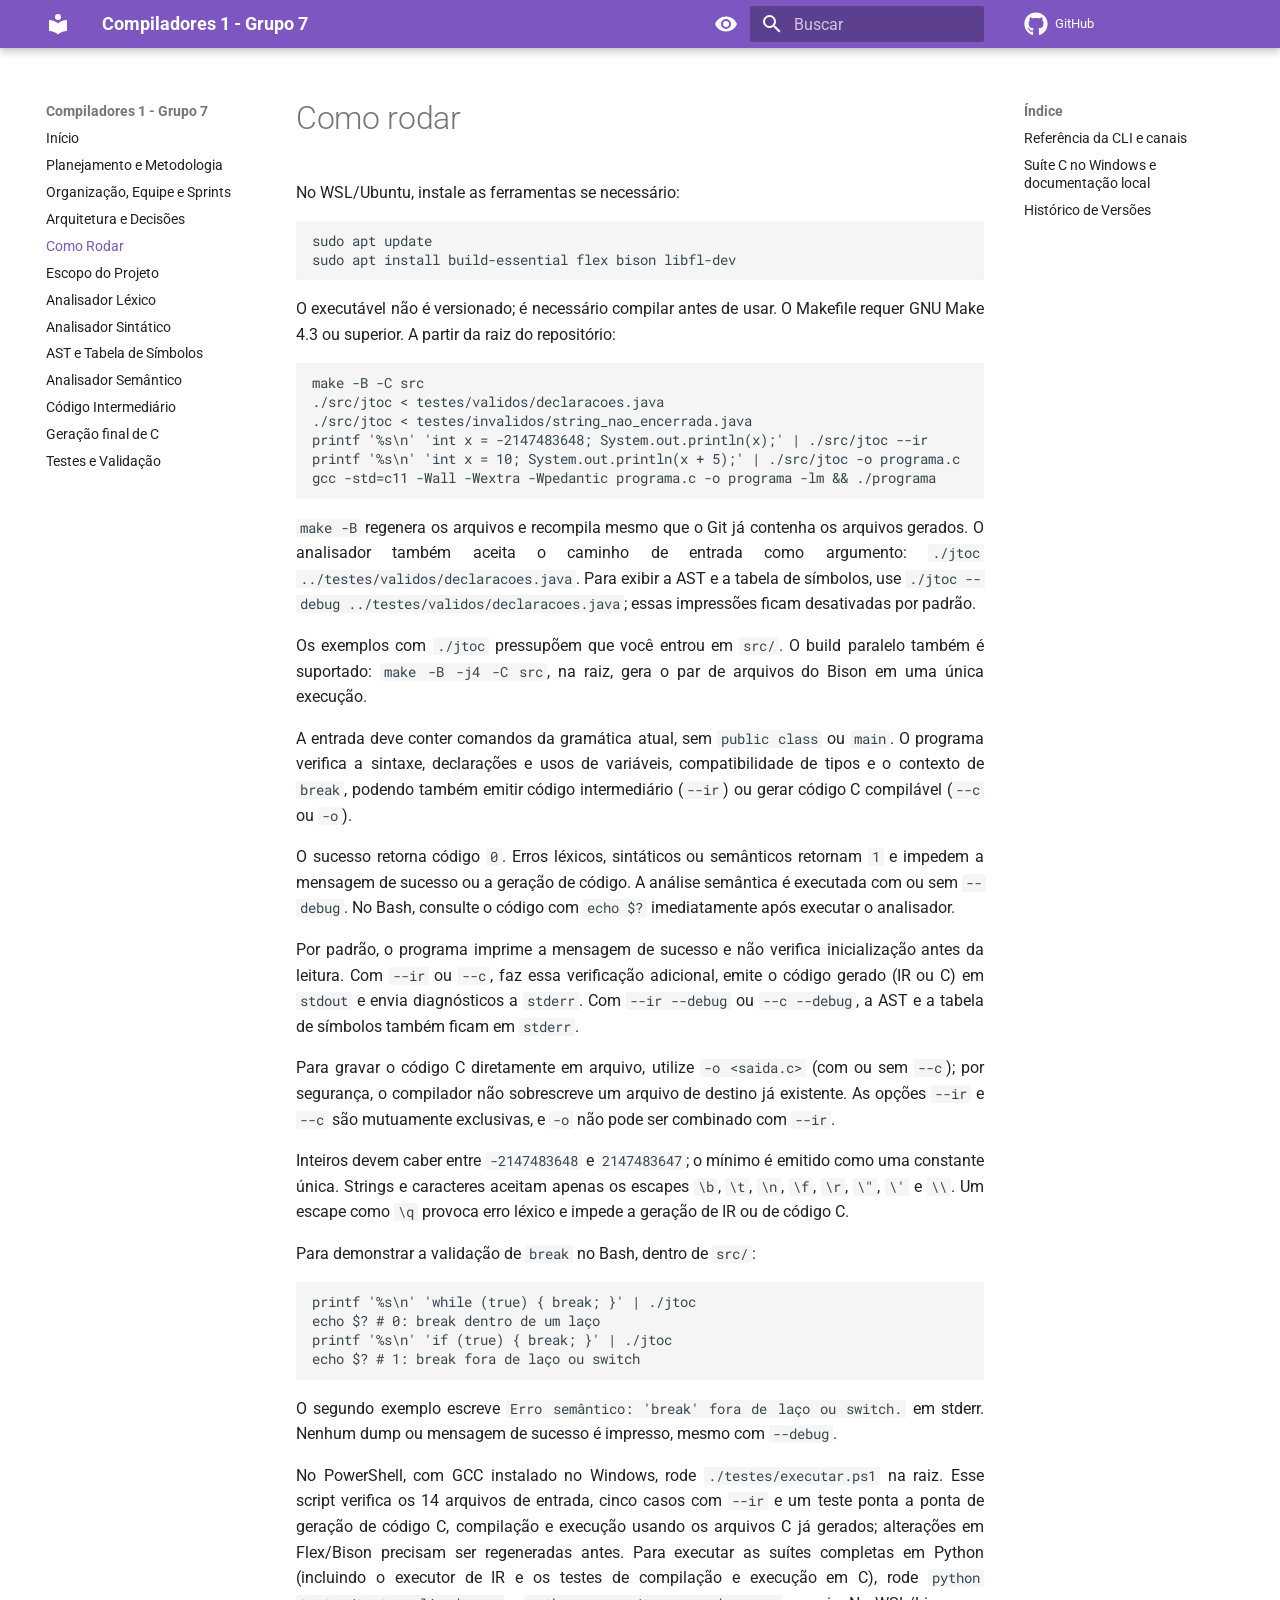
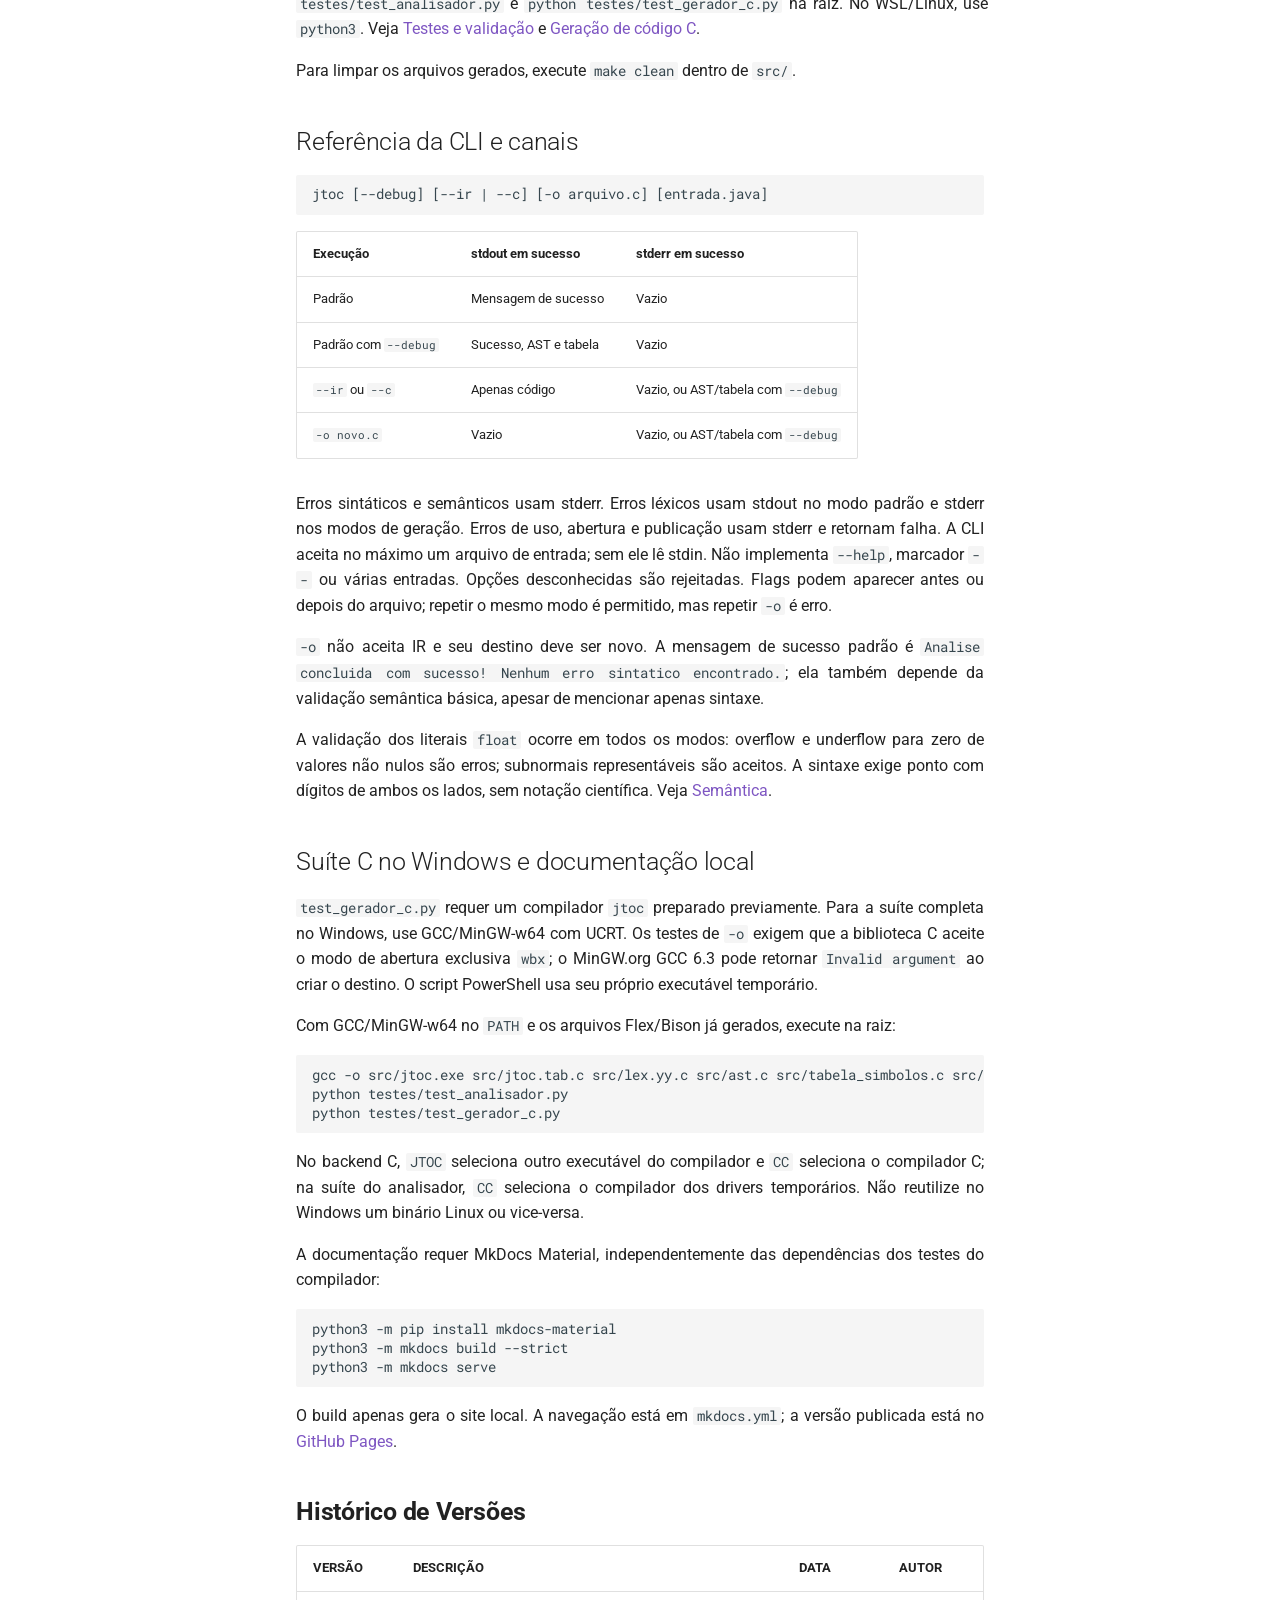
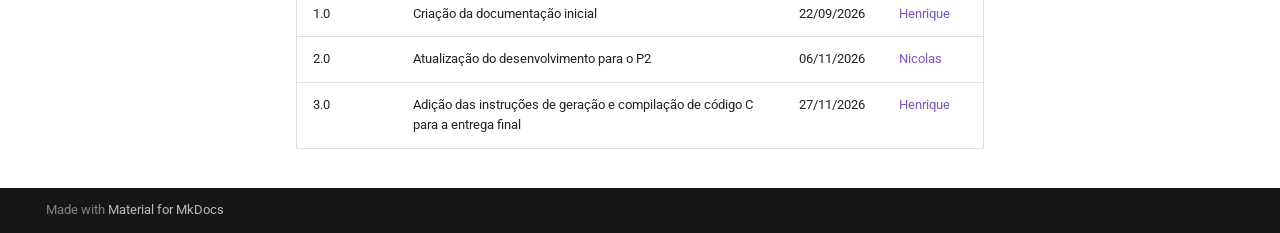
<file: como-rodar/index.html>
<!doctype html>
<html lang="pt" class="no-js">
  <head>
    
      <meta charset="utf-8">
      <meta name="viewport" content="width=device-width,initial-scale=1">
      
      
      
        <link rel="canonical" href="https://nicolaszanin06.github.io/Trabalho_Compiladores1/como-rodar/">
      
      
        <link rel="prev" href="../arquitetura-decisoes/">
      
      
        <link rel="next" href="../escopo/">
      
      
        
      
      
      <link rel="icon" href="../assets/images/favicon.png">
      <meta name="generator" content="mkdocs-1.6.1, mkdocs-material-9.8.2">
    
    
      
        <title>Como Rodar - Compiladores 1 - Grupo 7</title>
      
    
    
      <link rel="stylesheet" href="../assets/stylesheets/main.57a0d79d.min.css">
      
        
        <link rel="stylesheet" href="../assets/stylesheets/palette.fb2fffe2.min.css">
      
      


    
    
      
    
    
      
        
        
        <link rel="preconnect" href="https://fonts.gstatic.com" crossorigin>
        <link rel="stylesheet" href="https://fonts.googleapis.com/css?family=Roboto:300,300i,400,400i,700,700i%7CRoboto+Mono:400,400i,700,700i&display=fallback">
        <style>:root{--md-text-font:"Roboto";--md-code-font:"Roboto Mono"}</style>
      
    
    
      <link rel="stylesheet" href="../stylesheets/extra.css">
    
    <script>__md_scope=new URL("..",location),__md_hash=e=>[...e].reduce(((e,_)=>(e<<5)-e+_.charCodeAt(0)),0),__md_get=(e,_=localStorage,t=__md_scope)=>JSON.parse(_.getItem(t.pathname+"."+e)),__md_set=(e,_,t=localStorage,a=__md_scope)=>{try{t.setItem(a.pathname+"."+e,JSON.stringify(_))}catch(e){}}</script>
    
      

    
    
  </head>
  
  
    
    
      
    
    
    
    
    <body dir="ltr" data-md-color-scheme="default" data-md-color-primary="deep-purple" data-md-color-accent="purple">
  
    
    <input class="md-toggle" data-md-toggle="drawer" type="checkbox" id="__drawer" autocomplete="off">
    <input class="md-toggle" data-md-toggle="search" type="checkbox" id="__search" autocomplete="off">
    <label class="md-overlay" for="__drawer"></label>
    <div data-md-component="skip">
      
        
        <a href="#como-rodar" class="md-skip">
          Pular para conteúdo
        </a>
      
    </div>
    <div data-md-component="announce">
      
    </div>
    
    
      

  

<header class="md-header md-header--shadow" data-md-component="header">
  <nav class="md-header__inner md-grid" aria-label="Cabeçalho">
    <a href=".." title="Compiladores 1 - Grupo 7" class="md-header__button md-logo" aria-label="Compiladores 1 - Grupo 7" data-md-component="logo">
      
  
  <svg xmlns="http://www.w3.org/2000/svg" viewBox="0 0 24 24"><path d="M12 8a3 3 0 0 0 3-3 3 3 0 0 0-3-3 3 3 0 0 0-3 3 3 3 0 0 0 3 3m0 3.54C9.64 9.35 6.5 8 3 8v11c3.5 0 6.64 1.35 9 3.54 2.36-2.19 5.5-3.54 9-3.54V8c-3.5 0-6.64 1.35-9 3.54"/></svg>

    </a>
    <label class="md-header__button md-icon" for="__drawer">
      
      <svg xmlns="http://www.w3.org/2000/svg" viewBox="0 0 24 24"><path d="M3 6h18v2H3zm0 5h18v2H3zm0 5h18v2H3z"/></svg>
    </label>
    <div class="md-header__title" data-md-component="header-title">
      <div class="md-header__ellipsis">
        <div class="md-header__topic">
          <span class="md-ellipsis">
            Compiladores 1 - Grupo 7
          </span>
        </div>
        <div class="md-header__topic" data-md-component="header-topic">
          <span class="md-ellipsis">
            
              Como Rodar
            
          </span>
        </div>
      </div>
    </div>
    
      
        <form class="md-header__option" data-md-component="palette">
  
    
    
    
    <input class="md-option" data-md-color-media="" data-md-color-scheme="default" data-md-color-primary="deep-purple" data-md-color-accent="purple"  aria-label="Modo escuro"  type="radio" name="__palette" id="__palette_0">
    
      <label class="md-header__button md-icon" title="Modo escuro" for="__palette_1" hidden>
        <svg xmlns="http://www.w3.org/2000/svg" viewBox="0 0 24 24"><path d="M12 9a3 3 0 0 0-3 3 3 3 0 0 0 3 3 3 3 0 0 0 3-3 3 3 0 0 0-3-3m0 8a5 5 0 0 1-5-5 5 5 0 0 1 5-5 5 5 0 0 1 5 5 5 5 0 0 1-5 5m0-12.5C7 4.5 2.73 7.61 1 12c1.73 4.39 6 7.5 11 7.5s9.27-3.11 11-7.5c-1.73-4.39-6-7.5-11-7.5"/></svg>
      </label>
    
  
    
    
    
    <input class="md-option" data-md-color-media="" data-md-color-scheme="slate" data-md-color-primary="deep-purple" data-md-color-accent="purple"  aria-label="Modo claro"  type="radio" name="__palette" id="__palette_1">
    
      <label class="md-header__button md-icon" title="Modo claro" for="__palette_0" hidden>
        <svg xmlns="http://www.w3.org/2000/svg" viewBox="0 0 24 24"><path d="M12 9a3 3 0 0 1 3 3 3 3 0 0 1-3 3 3 3 0 0 1-3-3 3 3 0 0 1 3-3m0-4.5c5 0 9.27 3.11 11 7.5-1.73 4.39-6 7.5-11 7.5S2.73 16.39 1 12c1.73-4.39 6-7.5 11-7.5M3.18 12a9.821 9.821 0 0 0 17.64 0 9.821 9.821 0 0 0-17.64 0"/></svg>
      </label>
    
  
</form>
      
    
    
      <script>var palette=__md_get("__palette");if(palette&&palette.color){if("(prefers-color-scheme)"===palette.color.media){var media=matchMedia("(prefers-color-scheme: light)"),input=document.querySelector(media.matches?"[data-md-color-media='(prefers-color-scheme: light)']":"[data-md-color-media='(prefers-color-scheme: dark)']");palette.color.media=input.getAttribute("data-md-color-media"),palette.color.scheme=input.getAttribute("data-md-color-scheme"),palette.color.primary=input.getAttribute("data-md-color-primary"),palette.color.accent=input.getAttribute("data-md-color-accent")}for(var[key,value]of Object.entries(palette.color))document.body.setAttribute("data-md-color-"+key,value)}</script>
    
    
    
      
      
        <label class="md-header__button md-icon" for="__search">
          
          <svg xmlns="http://www.w3.org/2000/svg" viewBox="0 0 24 24"><path d="M9.5 3A6.5 6.5 0 0 1 16 9.5c0 1.61-.59 3.09-1.56 4.23l.27.27h.79l5 5-1.5 1.5-5-5v-.79l-.27-.27A6.52 6.52 0 0 1 9.5 16 6.5 6.5 0 0 1 3 9.5 6.5 6.5 0 0 1 9.5 3m0 2C7 5 5 7 5 9.5S7 14 9.5 14 14 12 14 9.5 12 5 9.5 5"/></svg>
        </label>
        <div class="md-search" data-md-component="search" role="dialog">
  <label class="md-search__overlay" for="__search"></label>
  <div class="md-search__inner" role="search">
    <form class="md-search__form" name="search">
      <input type="text" class="md-search__input" name="query" aria-label="Buscar" placeholder="Buscar" autocapitalize="off" autocorrect="off" autocomplete="off" spellcheck="false" data-md-component="search-query" required>
      <label class="md-search__icon md-icon" for="__search">
        
        <svg xmlns="http://www.w3.org/2000/svg" viewBox="0 0 24 24"><path d="M9.5 3A6.5 6.5 0 0 1 16 9.5c0 1.61-.59 3.09-1.56 4.23l.27.27h.79l5 5-1.5 1.5-5-5v-.79l-.27-.27A6.52 6.52 0 0 1 9.5 16 6.5 6.5 0 0 1 3 9.5 6.5 6.5 0 0 1 9.5 3m0 2C7 5 5 7 5 9.5S7 14 9.5 14 14 12 14 9.5 12 5 9.5 5"/></svg>
        
        <svg xmlns="http://www.w3.org/2000/svg" viewBox="0 0 24 24"><path d="M20 11v2H8l5.5 5.5-1.42 1.42L4.16 12l7.92-7.92L13.5 5.5 8 11z"/></svg>
      </label>
      <nav class="md-search__options" aria-label="Pesquisar">
        
        <button type="reset" class="md-search__icon md-icon" title="Limpar" aria-label="Limpar" tabindex="-1">
          
          <svg xmlns="http://www.w3.org/2000/svg" viewBox="0 0 24 24"><path d="M19 6.41 17.59 5 12 10.59 6.41 5 5 6.41 10.59 12 5 17.59 6.41 19 12 13.41 17.59 19 19 17.59 13.41 12z"/></svg>
        </button>
      </nav>
      
    </form>
    <div class="md-search__output">
      <div class="md-search__scrollwrap" tabindex="0" data-md-scrollfix>
        <div class="md-search-result" data-md-component="search-result">
          <div class="md-search-result__meta">
            Inicializando busca
          </div>
          <ol class="md-search-result__list" role="presentation"></ol>
        </div>
      </div>
    </div>
  </div>
</div>
      
    
    
      <div class="md-header__source">
        <a href="https://github.com/nicolaszanin06/Trabalho_Compiladores1" title="Ir para repositório" class="md-source" data-md-component="source">
  <div class="md-source__icon md-icon">
    
    <svg xmlns="http://www.w3.org/2000/svg" viewBox="0 0 512 512"><!--! Font Awesome Free 7.1.0 by @fontawesome - https://fontawesome.com License - https://fontawesome.com/license/free (Icons: CC BY 4.0, Fonts: SIL OFL 1.1, Code: MIT License) Copyright 2025 Fonticons, Inc.--><path d="M173.9 397.4c0 2-2.3 3.6-5.2 3.6-3.3.3-5.6-1.3-5.6-3.6 0-2 2.3-3.6 5.2-3.6 3-.3 5.6 1.3 5.6 3.6m-31.1-4.5c-.7 2 1.3 4.3 4.3 4.9 2.6 1 5.6 0 6.2-2s-1.3-4.3-4.3-5.2c-2.6-.7-5.5.3-6.2 2.3m44.2-1.7c-2.9.7-4.9 2.6-4.6 4.9.3 2 2.9 3.3 5.9 2.6 2.9-.7 4.9-2.6 4.6-4.6-.3-1.9-3-3.2-5.9-2.9M252.8 8C114.1 8 8 113.3 8 252c0 110.9 69.8 205.8 169.5 239.2 12.8 2.3 17.3-5.6 17.3-12.1 0-6.2-.3-40.4-.3-61.4 0 0-70 15-84.7-29.8 0 0-11.4-29.1-27.8-36.6 0 0-22.9-15.7 1.6-15.4 0 0 24.9 2 38.6 25.8 21.9 38.6 58.6 27.5 72.9 20.9 2.3-16 8.8-27.1 16-33.7-55.9-6.2-112.3-14.3-112.3-110.5 0-27.5 7.6-41.3 23.6-58.9-2.6-6.5-11.1-33.3 2.6-67.9 20.9-6.5 69 27 69 27 20-5.6 41.5-8.5 62.8-8.5s42.8 2.9 62.8 8.5c0 0 48.1-33.6 69-27 13.7 34.7 5.2 61.4 2.6 67.9 16 17.7 25.8 31.5 25.8 58.9 0 96.5-58.9 104.2-114.8 110.5 9.2 7.9 17 22.9 17 46.4 0 33.7-.3 75.4-.3 83.6 0 6.5 4.6 14.4 17.3 12.1C436.2 457.8 504 362.9 504 252 504 113.3 391.5 8 252.8 8M105.2 352.9c-1.3 1-1 3.3.7 5.2 1.6 1.6 3.9 2.3 5.2 1 1.3-1 1-3.3-.7-5.2-1.6-1.6-3.9-2.3-5.2-1m-10.8-8.1c-.7 1.3.3 2.9 2.3 3.9 1.6 1 3.6.7 4.3-.7.7-1.3-.3-2.9-2.3-3.9-2-.6-3.6-.3-4.3.7m32.4 35.6c-1.6 1.3-1 4.3 1.3 6.2 2.3 2.3 5.2 2.6 6.5 1 1.3-1.3.7-4.3-1.3-6.2-2.2-2.3-5.2-2.6-6.5-1m-11.4-14.7c-1.6 1-1.6 3.6 0 5.9s4.3 3.3 5.6 2.3c1.6-1.3 1.6-3.9 0-6.2-1.4-2.3-4-3.3-5.6-2"/></svg>
  </div>
  <div class="md-source__repository">
    GitHub
  </div>
</a>
      </div>
    
  </nav>
  
</header>
    
    <div class="md-container" data-md-component="container">
      
      
        
          
        
      
      <main class="md-main" data-md-component="main">
        <div class="md-main__inner md-grid">
          
            
              
              <div class="md-sidebar md-sidebar--primary" data-md-component="sidebar" data-md-type="navigation" >
                <div class="md-sidebar__scrollwrap">
                  <div class="md-sidebar__inner">
                    



<nav class="md-nav md-nav--primary" aria-label="Navegação" data-md-level="0">
  <label class="md-nav__title" for="__drawer">
    <a href=".." title="Compiladores 1 - Grupo 7" class="md-nav__button md-logo" aria-label="Compiladores 1 - Grupo 7" data-md-component="logo">
      
  
  <svg xmlns="http://www.w3.org/2000/svg" viewBox="0 0 24 24"><path d="M12 8a3 3 0 0 0 3-3 3 3 0 0 0-3-3 3 3 0 0 0-3 3 3 3 0 0 0 3 3m0 3.54C9.64 9.35 6.5 8 3 8v11c3.5 0 6.64 1.35 9 3.54 2.36-2.19 5.5-3.54 9-3.54V8c-3.5 0-6.64 1.35-9 3.54"/></svg>

    </a>
    Compiladores 1 - Grupo 7
  </label>
  
    <div class="md-nav__source">
      <a href="https://github.com/nicolaszanin06/Trabalho_Compiladores1" title="Ir para repositório" class="md-source" data-md-component="source">
  <div class="md-source__icon md-icon">
    
    <svg xmlns="http://www.w3.org/2000/svg" viewBox="0 0 512 512"><!--! Font Awesome Free 7.1.0 by @fontawesome - https://fontawesome.com License - https://fontawesome.com/license/free (Icons: CC BY 4.0, Fonts: SIL OFL 1.1, Code: MIT License) Copyright 2025 Fonticons, Inc.--><path d="M173.9 397.4c0 2-2.3 3.6-5.2 3.6-3.3.3-5.6-1.3-5.6-3.6 0-2 2.3-3.6 5.2-3.6 3-.3 5.6 1.3 5.6 3.6m-31.1-4.5c-.7 2 1.3 4.3 4.3 4.9 2.6 1 5.6 0 6.2-2s-1.3-4.3-4.3-5.2c-2.6-.7-5.5.3-6.2 2.3m44.2-1.7c-2.9.7-4.9 2.6-4.6 4.9.3 2 2.9 3.3 5.9 2.6 2.9-.7 4.9-2.6 4.6-4.6-.3-1.9-3-3.2-5.9-2.9M252.8 8C114.1 8 8 113.3 8 252c0 110.9 69.8 205.8 169.5 239.2 12.8 2.3 17.3-5.6 17.3-12.1 0-6.2-.3-40.4-.3-61.4 0 0-70 15-84.7-29.8 0 0-11.4-29.1-27.8-36.6 0 0-22.9-15.7 1.6-15.4 0 0 24.9 2 38.6 25.8 21.9 38.6 58.6 27.5 72.9 20.9 2.3-16 8.8-27.1 16-33.7-55.9-6.2-112.3-14.3-112.3-110.5 0-27.5 7.6-41.3 23.6-58.9-2.6-6.5-11.1-33.3 2.6-67.9 20.9-6.5 69 27 69 27 20-5.6 41.5-8.5 62.8-8.5s42.8 2.9 62.8 8.5c0 0 48.1-33.6 69-27 13.7 34.7 5.2 61.4 2.6 67.9 16 17.7 25.8 31.5 25.8 58.9 0 96.5-58.9 104.2-114.8 110.5 9.2 7.9 17 22.9 17 46.4 0 33.7-.3 75.4-.3 83.6 0 6.5 4.6 14.4 17.3 12.1C436.2 457.8 504 362.9 504 252 504 113.3 391.5 8 252.8 8M105.2 352.9c-1.3 1-1 3.3.7 5.2 1.6 1.6 3.9 2.3 5.2 1 1.3-1 1-3.3-.7-5.2-1.6-1.6-3.9-2.3-5.2-1m-10.8-8.1c-.7 1.3.3 2.9 2.3 3.9 1.6 1 3.6.7 4.3-.7.7-1.3-.3-2.9-2.3-3.9-2-.6-3.6-.3-4.3.7m32.4 35.6c-1.6 1.3-1 4.3 1.3 6.2 2.3 2.3 5.2 2.6 6.5 1 1.3-1.3.7-4.3-1.3-6.2-2.2-2.3-5.2-2.6-6.5-1m-11.4-14.7c-1.6 1-1.6 3.6 0 5.9s4.3 3.3 5.6 2.3c1.6-1.3 1.6-3.9 0-6.2-1.4-2.3-4-3.3-5.6-2"/></svg>
  </div>
  <div class="md-source__repository">
    GitHub
  </div>
</a>
    </div>
  
  <ul class="md-nav__list" data-md-scrollfix>
    
      
      
  
  
  
  
    <li class="md-nav__item">
      <a href=".." class="md-nav__link">
        
  
  
  <span class="md-ellipsis">
    
  
    Início
  

    
  </span>
  
  

      </a>
    </li>
  

    
      
      
  
  
  
  
    <li class="md-nav__item">
      <a href="../planejamento/" class="md-nav__link">
        
  
  
  <span class="md-ellipsis">
    
  
    Planejamento e Metodologia
  

    
  </span>
  
  

      </a>
    </li>
  

    
      
      
  
  
  
  
    <li class="md-nav__item">
      <a href="../organizacao-sprints/" class="md-nav__link">
        
  
  
  <span class="md-ellipsis">
    
  
    Organização, Equipe e Sprints
  

    
  </span>
  
  

      </a>
    </li>
  

    
      
      
  
  
  
  
    <li class="md-nav__item">
      <a href="../arquitetura-decisoes/" class="md-nav__link">
        
  
  
  <span class="md-ellipsis">
    
  
    Arquitetura e Decisões
  

    
  </span>
  
  

      </a>
    </li>
  

    
      
      
  
  
    
  
  
  
    <li class="md-nav__item md-nav__item--active">
      
      <input class="md-nav__toggle md-toggle" type="checkbox" id="__toc">
      
      
        
      
      
        <label class="md-nav__link md-nav__link--active" for="__toc">
          
  
  
  <span class="md-ellipsis">
    
  
    Como Rodar
  

    
  </span>
  
  

          <span class="md-nav__icon md-icon"></span>
        </label>
      
      <a href="./" class="md-nav__link md-nav__link--active">
        
  
  
  <span class="md-ellipsis">
    
  
    Como Rodar
  

    
  </span>
  
  

      </a>
      
        

<nav class="md-nav md-nav--secondary" aria-label="Índice">
  
  
  
    
  
  
    <label class="md-nav__title" for="__toc">
      <span class="md-nav__icon md-icon"></span>
      Índice
    </label>
    <ul class="md-nav__list" data-md-component="toc" data-md-scrollfix>
      
        <li class="md-nav__item">
  <a href="#referencia-da-cli-e-canais" class="md-nav__link">
    <span class="md-ellipsis">
      
        Referência da CLI e canais
      
    </span>
  </a>
  
</li>
      
        <li class="md-nav__item">
  <a href="#suite-c-no-windows-e-documentacao-local" class="md-nav__link">
    <span class="md-ellipsis">
      
        Suíte C no Windows e documentação local
      
    </span>
  </a>
  
</li>
      
        <li class="md-nav__item">
  <a href="#historico-de-versoes" class="md-nav__link">
    <span class="md-ellipsis">
      
        Histórico de Versões
      
    </span>
  </a>
  
</li>
      
    </ul>
  
</nav>
      
    </li>
  

    
      
      
  
  
  
  
    <li class="md-nav__item">
      <a href="../escopo/" class="md-nav__link">
        
  
  
  <span class="md-ellipsis">
    
  
    Escopo do Projeto
  

    
  </span>
  
  

      </a>
    </li>
  

    
      
      
  
  
  
  
    <li class="md-nav__item">
      <a href="../analisador-lexico/" class="md-nav__link">
        
  
  
  <span class="md-ellipsis">
    
  
    Analisador Léxico
  

    
  </span>
  
  

      </a>
    </li>
  

    
      
      
  
  
  
  
    <li class="md-nav__item">
      <a href="../analisador-sintatico/" class="md-nav__link">
        
  
  
  <span class="md-ellipsis">
    
  
    Analisador Sintático
  

    
  </span>
  
  

      </a>
    </li>
  

    
      
      
  
  
  
  
    <li class="md-nav__item">
      <a href="../ast-tabela/" class="md-nav__link">
        
  
  
  <span class="md-ellipsis">
    
  
    AST e Tabela de Símbolos
  

    
  </span>
  
  

      </a>
    </li>
  

    
      
      
  
  
  
  
    <li class="md-nav__item">
      <a href="../analisador-semantico/" class="md-nav__link">
        
  
  
  <span class="md-ellipsis">
    
  
    Analisador Semântico
  

    
  </span>
  
  

      </a>
    </li>
  

    
      
      
  
  
  
  
    <li class="md-nav__item">
      <a href="../codigo-intermediario/" class="md-nav__link">
        
  
  
  <span class="md-ellipsis">
    
  
    Código Intermediário
  

    
  </span>
  
  

      </a>
    </li>
  

    
      
      
  
  
  
  
    <li class="md-nav__item">
      <a href="../geracao-c/" class="md-nav__link">
        
  
  
  <span class="md-ellipsis">
    
  
    Geração final de C
  

    
  </span>
  
  

      </a>
    </li>
  

    
      
      
  
  
  
  
    <li class="md-nav__item">
      <a href="../testes/" class="md-nav__link">
        
  
  
  <span class="md-ellipsis">
    
  
    Testes e Validação
  

    
  </span>
  
  

      </a>
    </li>
  

    
  </ul>
</nav>
                  </div>
                </div>
              </div>
            
            
              
              <div class="md-sidebar md-sidebar--secondary" data-md-component="sidebar" data-md-type="toc" >
                <div class="md-sidebar__scrollwrap">
                  <div class="md-sidebar__inner">
                    

<nav class="md-nav md-nav--secondary" aria-label="Índice">
  
  
  
    
  
  
    <label class="md-nav__title" for="__toc">
      <span class="md-nav__icon md-icon"></span>
      Índice
    </label>
    <ul class="md-nav__list" data-md-component="toc" data-md-scrollfix>
      
        <li class="md-nav__item">
  <a href="#referencia-da-cli-e-canais" class="md-nav__link">
    <span class="md-ellipsis">
      
        Referência da CLI e canais
      
    </span>
  </a>
  
</li>
      
        <li class="md-nav__item">
  <a href="#suite-c-no-windows-e-documentacao-local" class="md-nav__link">
    <span class="md-ellipsis">
      
        Suíte C no Windows e documentação local
      
    </span>
  </a>
  
</li>
      
        <li class="md-nav__item">
  <a href="#historico-de-versoes" class="md-nav__link">
    <span class="md-ellipsis">
      
        Histórico de Versões
      
    </span>
  </a>
  
</li>
      
    </ul>
  
</nav>
                  </div>
                </div>
              </div>
            
          
          
            <div class="md-content" data-md-component="content">
              
              <article class="md-content__inner md-typeset">
                
                  


  
  


<h1 id="como-rodar">Como rodar</h1>
<p>No WSL/Ubuntu, instale as ferramentas se necessário:</p>
<pre><code class="language-bash">sudo apt update
sudo apt install build-essential flex bison libfl-dev
</code></pre>
<p>O executável não é versionado; é necessário compilar antes de usar. O Makefile
requer GNU Make 4.3 ou superior. A partir da raiz do repositório:</p>
<pre><code class="language-bash">make -B -C src
./src/jtoc &lt; testes/validos/declaracoes.java
./src/jtoc &lt; testes/invalidos/string_nao_encerrada.java
printf '%s\n' 'int x = -2147483648; System.out.println(x);' | ./src/jtoc --ir
printf '%s\n' 'int x = 10; System.out.println(x + 5);' | ./src/jtoc -o programa.c
gcc -std=c11 -Wall -Wextra -Wpedantic programa.c -o programa -lm &amp;&amp; ./programa
</code></pre>
<p><code>make -B</code> regenera os arquivos e recompila mesmo que o Git já contenha os arquivos gerados. O analisador também aceita o caminho de entrada como argumento: <code>./jtoc ../testes/validos/declaracoes.java</code>. Para exibir a AST e a tabela de símbolos, use <code>./jtoc --debug ../testes/validos/declaracoes.java</code>; essas impressões ficam desativadas por padrão.</p>
<p>Os exemplos com <code>./jtoc</code> pressupõem que você entrou em <code>src/</code>. O build
paralelo também é suportado: <code>make -B -j4 -C src</code>, na raiz, gera o par de
arquivos do Bison em uma única execução.</p>
<p>A entrada deve conter comandos da gramática atual, sem <code>public class</code> ou <code>main</code>. O programa verifica a sintaxe, declarações e usos de variáveis, compatibilidade de tipos e o contexto de <code>break</code>, podendo também emitir código intermediário (<code>--ir</code>) ou gerar código C compilável (<code>--c</code> ou <code>-o</code>).</p>
<p>O sucesso retorna código <code>0</code>. Erros léxicos, sintáticos ou semânticos retornam <code>1</code> e impedem a mensagem de sucesso ou a geração de código. A análise semântica é executada com ou sem <code>--debug</code>. No Bash, consulte o código com <code>echo $?</code> imediatamente após executar o analisador.</p>
<p>Por padrão, o programa imprime a mensagem de sucesso e não verifica
inicialização antes da leitura. Com <code>--ir</code> ou <code>--c</code>, faz essa verificação adicional,
emite o código gerado (IR ou C) em <code>stdout</code> e envia diagnósticos a <code>stderr</code>.
Com <code>--ir --debug</code> ou <code>--c --debug</code>, a AST e a tabela de símbolos também ficam em <code>stderr</code>.</p>
<p>Para gravar o código C diretamente em arquivo, utilize <code>-o &lt;saida.c&gt;</code> (com ou sem <code>--c</code>); por segurança, o compilador não sobrescreve um arquivo de destino já existente. As opções <code>--ir</code> e <code>--c</code> são mutuamente exclusivas, e <code>-o</code> não pode ser combinado com <code>--ir</code>.</p>
<p>Inteiros devem caber entre <code>-2147483648</code> e <code>2147483647</code>; o mínimo é emitido
como uma constante única. Strings e caracteres aceitam apenas os escapes
<code>\b</code>, <code>\t</code>, <code>\n</code>, <code>\f</code>, <code>\r</code>, <code>\"</code>, <code>\'</code> e <code>\\</code>. Um escape como <code>\q</code>
provoca erro léxico e impede a geração de IR ou de código C.</p>
<p>Para demonstrar a validação de <code>break</code> no Bash, dentro de <code>src/</code>:</p>
<pre><code class="language-bash">printf '%s\n' 'while (true) { break; }' | ./jtoc
echo $? # 0: break dentro de um laço
printf '%s\n' 'if (true) { break; }' | ./jtoc
echo $? # 1: break fora de laço ou switch
</code></pre>
<p>O segundo exemplo escreve <code>Erro semântico: 'break' fora de laço ou switch.</code> em stderr. Nenhum dump ou mensagem de sucesso é impresso, mesmo com <code>--debug</code>.</p>
<p>No PowerShell, com GCC instalado no Windows, rode <code>./testes/executar.ps1</code> na
raiz. Esse script verifica os 14 arquivos de entrada, cinco casos com <code>--ir</code> e
um teste ponta a ponta de geração de código C, compilação e execução usando os
arquivos C já gerados; alterações em Flex/Bison precisam ser regeneradas antes.
Para executar as suítes completas em Python (incluindo o executor de IR e os
testes de compilação e execução em C), rode <code>python testes/test_analisador.py</code> e
<code>python testes/test_gerador_c.py</code> na raiz. No WSL/Linux, use <code>python3</code>.
Veja <a href="../testes/">Testes e validação</a> e <a href="../geracao-c/">Geração de código C</a>.</p>
<p>Para limpar os arquivos gerados, execute <code>make clean</code> dentro de <code>src/</code>.</p>
<h2 id="referencia-da-cli-e-canais">Referência da CLI e canais</h2>
<pre><code class="language-text">jtoc [--debug] [--ir | --c] [-o arquivo.c] [entrada.java]
</code></pre>
<table>
<thead>
<tr>
<th>Execução</th>
<th>stdout em sucesso</th>
<th>stderr em sucesso</th>
</tr>
</thead>
<tbody>
<tr>
<td>Padrão</td>
<td>Mensagem de sucesso</td>
<td>Vazio</td>
</tr>
<tr>
<td>Padrão com <code>--debug</code></td>
<td>Sucesso, AST e tabela</td>
<td>Vazio</td>
</tr>
<tr>
<td><code>--ir</code> ou <code>--c</code></td>
<td>Apenas código</td>
<td>Vazio, ou AST/tabela com <code>--debug</code></td>
</tr>
<tr>
<td><code>-o novo.c</code></td>
<td>Vazio</td>
<td>Vazio, ou AST/tabela com <code>--debug</code></td>
</tr>
</tbody>
</table>
<p>Erros sintáticos e semânticos usam stderr. Erros léxicos usam stdout no modo padrão e stderr nos modos de geração. Erros de uso, abertura e publicação usam stderr e retornam falha. A CLI aceita no máximo um arquivo de entrada; sem ele lê stdin. Não implementa <code>--help</code>, marcador <code>--</code> ou várias entradas. Opções desconhecidas são rejeitadas. Flags podem aparecer antes ou depois do arquivo; repetir o mesmo modo é permitido, mas repetir <code>-o</code> é erro.</p>
<p><code>-o</code> não aceita IR e seu destino deve ser novo. A mensagem de sucesso padrão é <code>Analise concluida com sucesso! Nenhum erro sintatico encontrado.</code>; ela também depende da validação semântica básica, apesar de mencionar apenas sintaxe.</p>
<p>A validação dos literais <code>float</code> ocorre em todos os modos: overflow e underflow para zero de valores não nulos são erros; subnormais representáveis são aceitos. A sintaxe exige ponto com dígitos de ambos os lados, sem notação científica. Veja <a href="../analisador-semantico/">Semântica</a>.</p>
<h2 id="suite-c-no-windows-e-documentacao-local">Suíte C no Windows e documentação local</h2>
<p><code>test_gerador_c.py</code> requer um compilador <code>jtoc</code> preparado previamente. Para a suíte completa no Windows, use GCC/MinGW-w64 com UCRT. Os testes de <code>-o</code> exigem que a biblioteca C aceite o modo de abertura exclusiva <code>wbx</code>; o MinGW.org GCC 6.3 pode retornar <code>Invalid argument</code> ao criar o destino. O script PowerShell usa seu próprio executável temporário.</p>
<p>Com GCC/MinGW-w64 no <code>PATH</code> e os arquivos Flex/Bison já gerados, execute na raiz:</p>
<pre><code class="language-powershell">gcc -o src/jtoc.exe src/jtoc.tab.c src/lex.yy.c src/ast.c src/tabela_simbolos.c src/gerador_intermediario.c src/gerador_c.c
python testes/test_analisador.py
python testes/test_gerador_c.py
</code></pre>
<p>No backend C, <code>JTOC</code> seleciona outro executável do compilador e <code>CC</code> seleciona o compilador C; na suíte do analisador, <code>CC</code> seleciona o compilador dos drivers temporários. Não reutilize no Windows um binário Linux ou vice-versa.</p>
<p>A documentação requer MkDocs Material, independentemente das dependências dos testes do compilador:</p>
<pre><code class="language-bash">python3 -m pip install mkdocs-material
python3 -m mkdocs build --strict
python3 -m mkdocs serve
</code></pre>
<p>O build apenas gera o site local. A navegação está em <code>mkdocs.yml</code>; a versão publicada está no <a href="https://nicolaszanin06.github.io/Trabalho_Compiladores1/">GitHub Pages</a>.</p>
<h2 id="historico-de-versoes"><strong>Histórico de Versões</strong></h2>
<table>
<thead>
<tr>
<th>VERSÃO</th>
<th>DESCRIÇÃO</th>
<th>DATA</th>
<th>AUTOR</th>
</tr>
</thead>
<tbody>
<tr>
<td>1.0</td>
<td>Criação da documentação inicial</td>
<td>22/09/2026</td>
<td><a href="https://github.com/henryqma">Henrique</a></td>
</tr>
<tr>
<td>2.0</td>
<td>Atualização do desenvolvimento para o P2</td>
<td>06/11/2026</td>
<td><a href="https://github.com/nicolaszanin06">Nicolas</a></td>
</tr>
<tr>
<td>3.0</td>
<td>Adição das instruções de geração e compilação de código C para a entrega final</td>
<td>27/11/2026</td>
<td><a href="https://github.com/henryqma">Henrique</a></td>
</tr>
</tbody>
</table>












                
              </article>
            </div>
          
          
<script>var target=document.getElementById(location.hash.slice(1));target&&target.name&&(target.checked=target.name.startsWith("__tabbed_"))</script>
        </div>
        
      </main>
      
        <footer class="md-footer">
  
  <div class="md-footer-meta md-typeset">
    <div class="md-footer-meta__inner md-grid">
      <div class="md-copyright">
  
  
    Made with
    <a href="https://squidfunk.github.io/mkdocs-material/" target="_blank" rel="noopener">
      Material for MkDocs
    </a>
  
</div>
      
    </div>
  </div>
</footer>
      
    </div>
    <div class="md-dialog" data-md-component="dialog">
      <div class="md-dialog__inner md-typeset"></div>
    </div>
    
    
    
      
      
      <script id="__config" type="application/json">{"annotate": null, "base": "..", "features": [], "search": "../assets/javascripts/workers/search.a7633da7.min.js", "tags": null, "translations": {"clipboard.copied": "Copiado para \u00e1rea de transfer\u00eancia", "clipboard.copy": "Copiar para \u00e1rea de transfer\u00eancia", "search.result.more.one": "mais 1 nesta p\u00e1gina", "search.result.more.other": "# mais nesta p\u00e1gina", "search.result.none": "Nenhum documento encontrado", "search.result.one": "1 documento encontrado", "search.result.other": "# documentos encontrados", "search.result.placeholder": "Digite para iniciar a busca", "search.result.term.missing": "Ausente", "select.version": "Selecione a vers\u00e3o"}, "version": null}</script>
    
    
      <script src="../assets/javascripts/bundle.a5f9d56c.min.js"></script>
      
    
  </body>
</html>
</file>
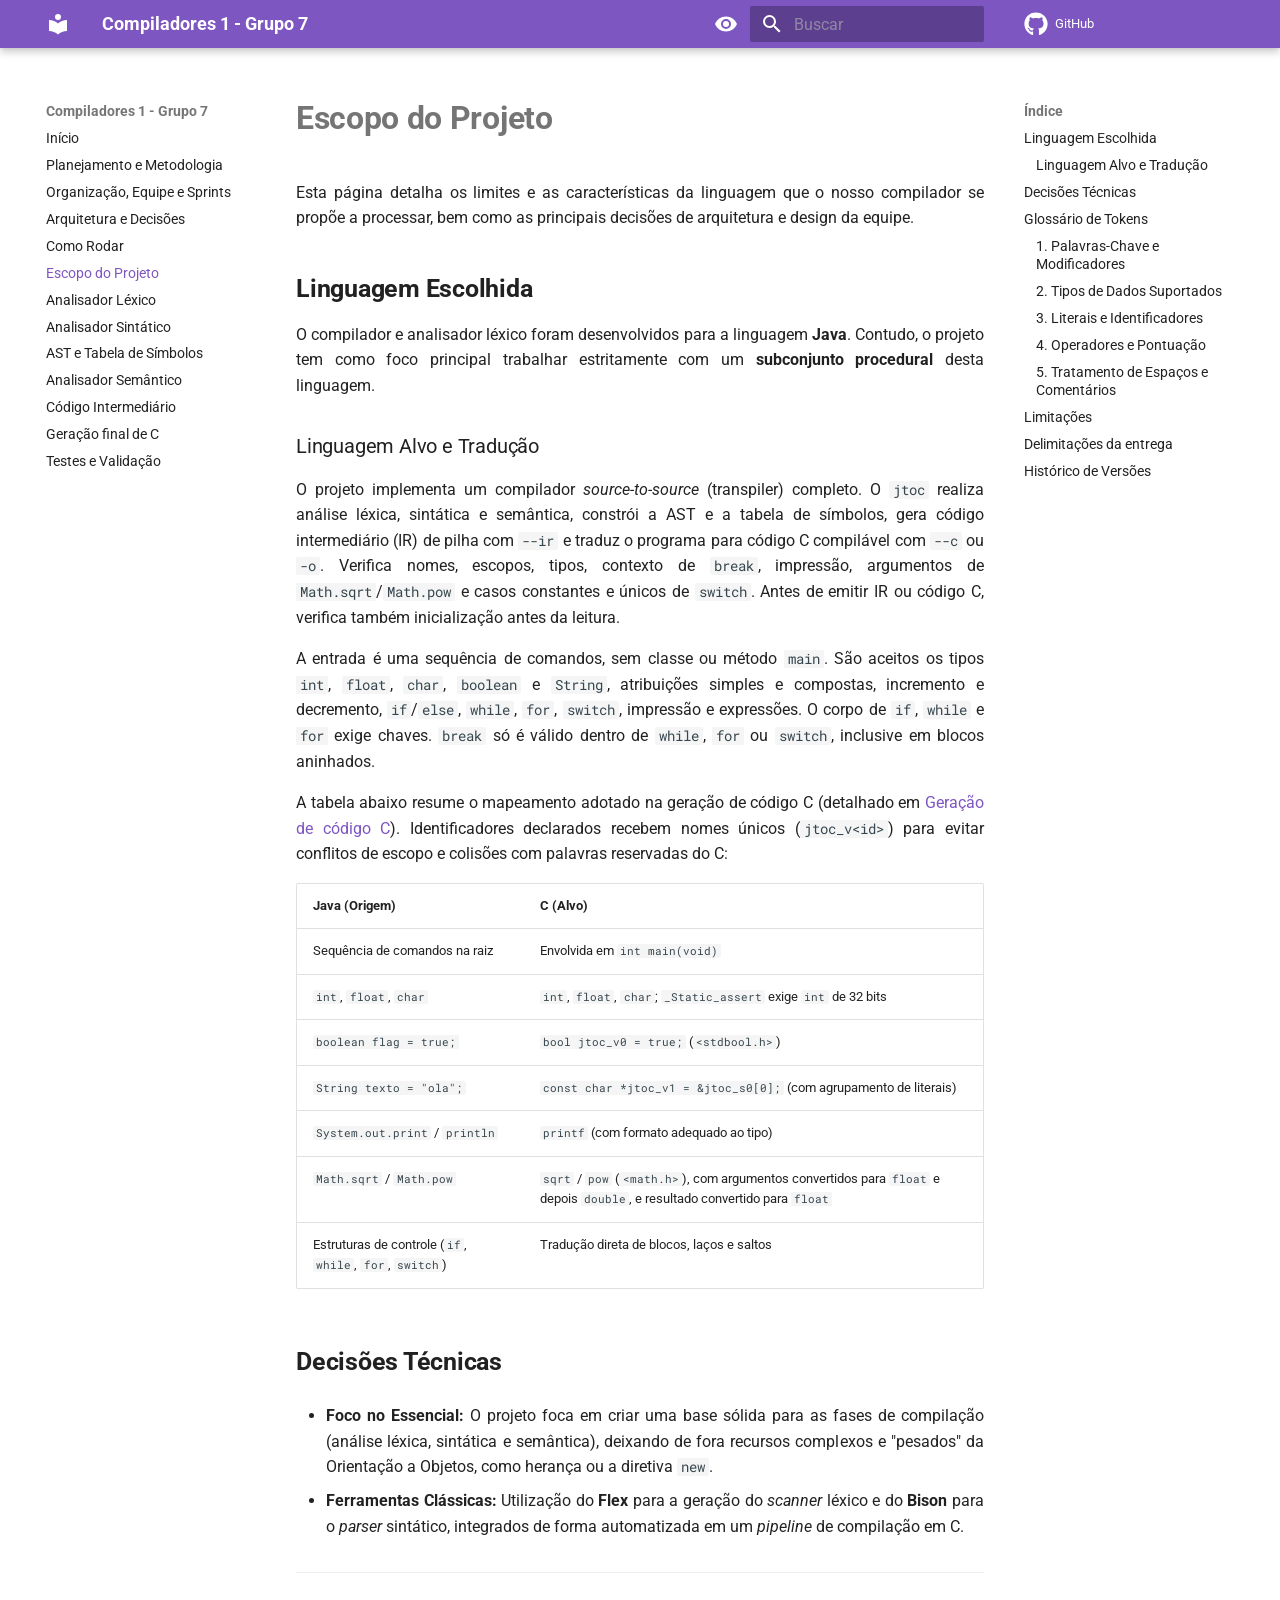
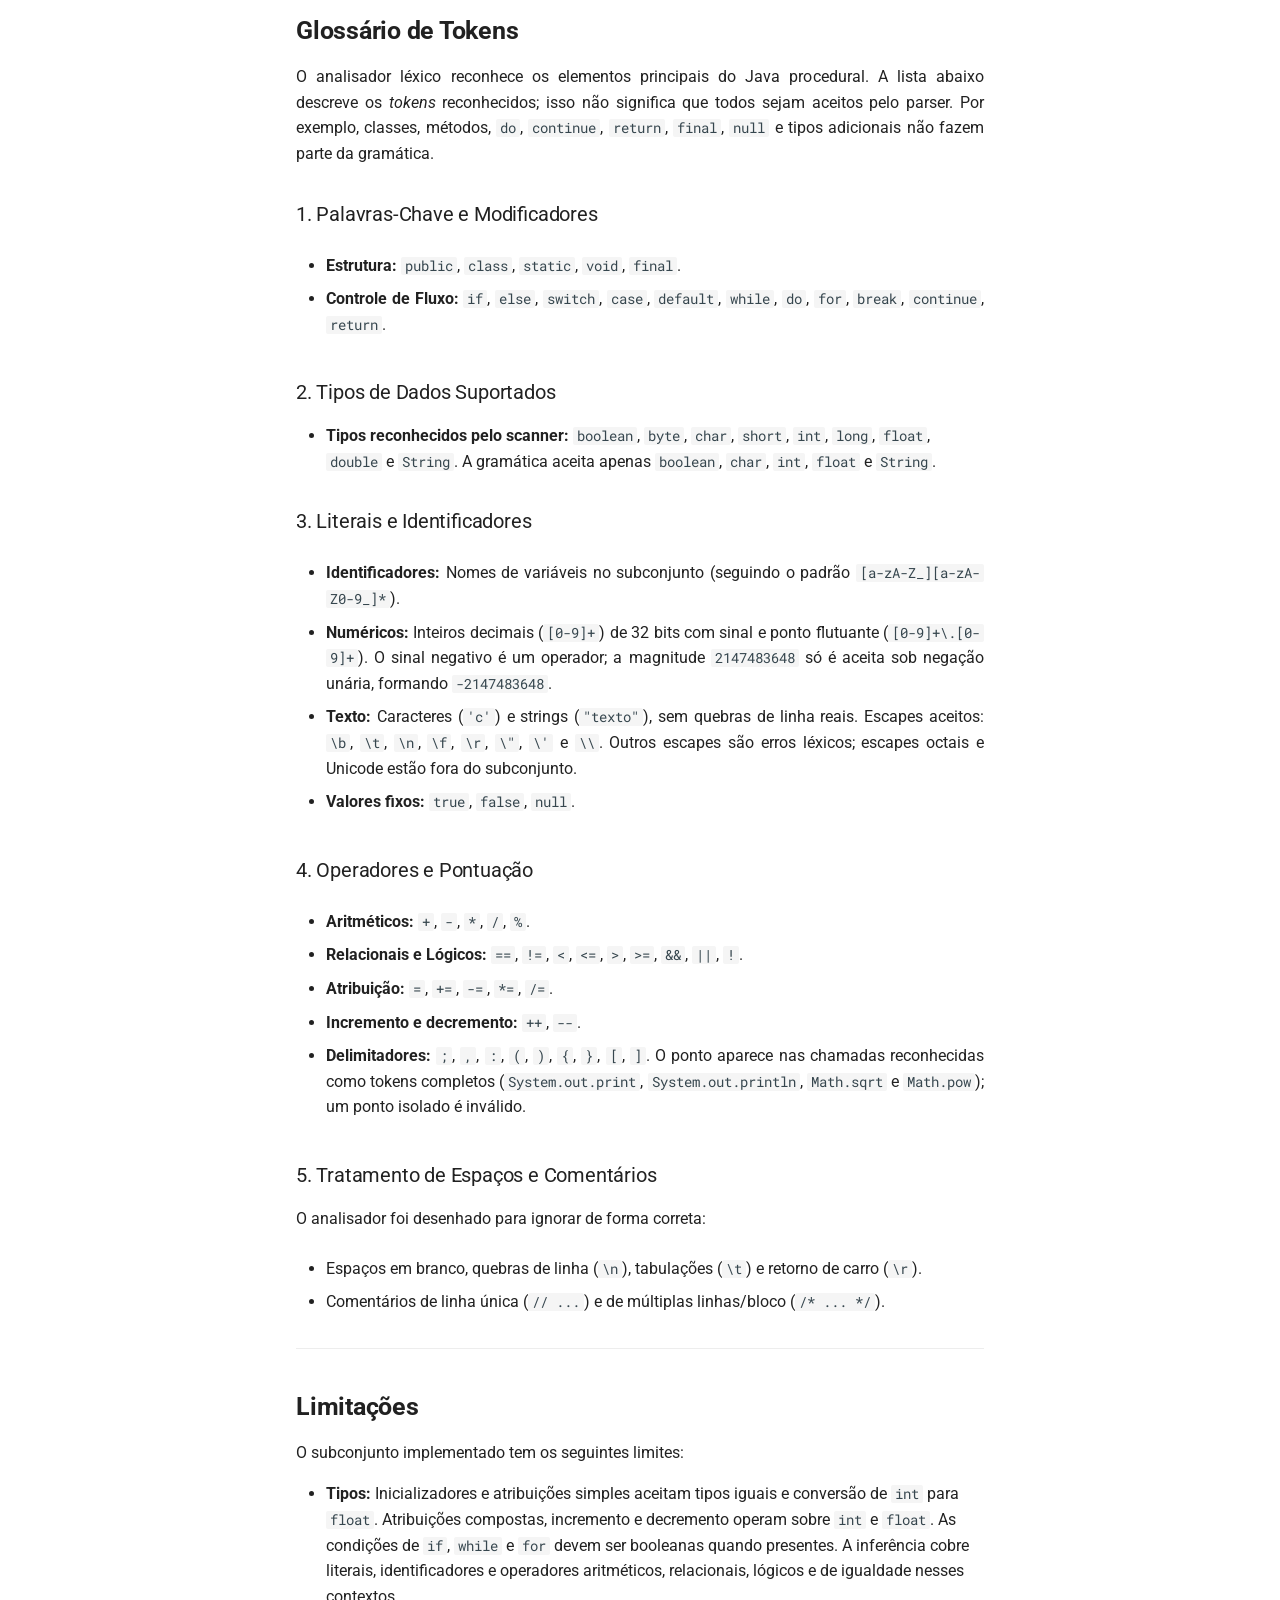
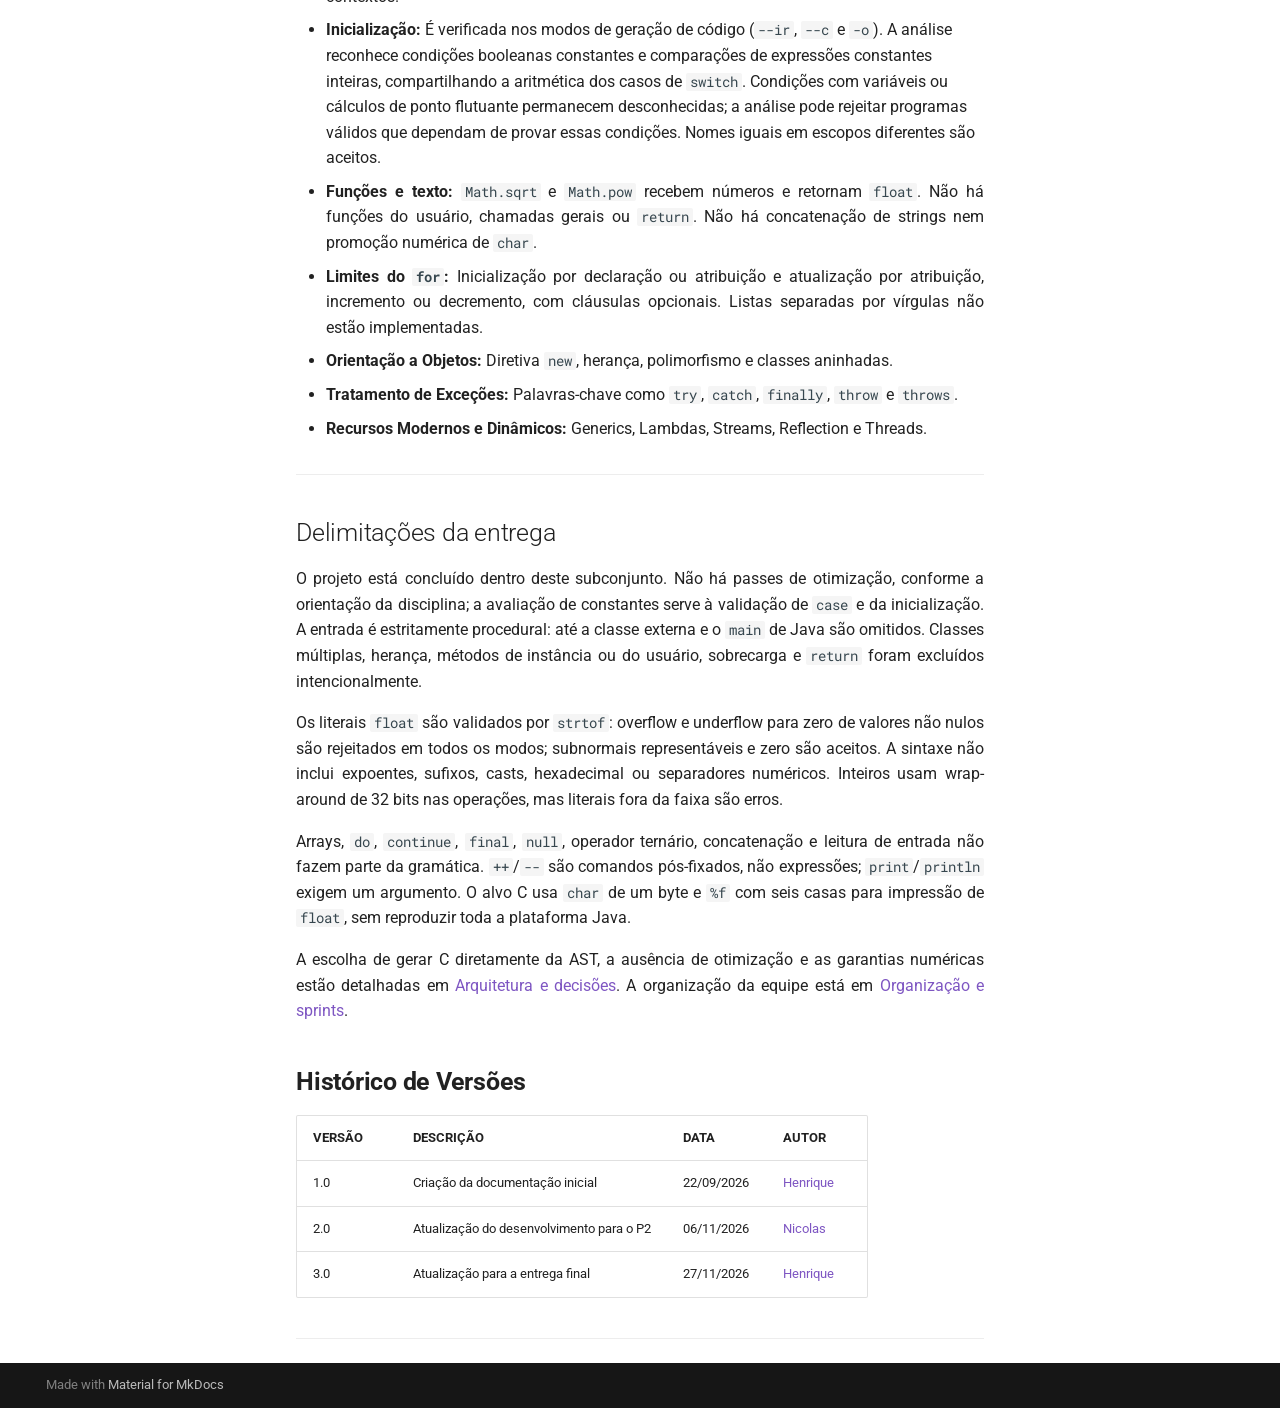
<file: escopo/index.html>
<!doctype html>
<html lang="pt" class="no-js">
  <head>
    
      <meta charset="utf-8">
      <meta name="viewport" content="width=device-width,initial-scale=1">
      
      
      
        <link rel="canonical" href="https://nicolaszanin06.github.io/Trabalho_Compiladores1/escopo/">
      
      
        <link rel="prev" href="../como-rodar/">
      
      
        <link rel="next" href="../analisador-lexico/">
      
      
        
      
      
      <link rel="icon" href="../assets/images/favicon.png">
      <meta name="generator" content="mkdocs-1.6.1, mkdocs-material-9.8.2">
    
    
      
        <title>Escopo do Projeto - Compiladores 1 - Grupo 7</title>
      
    
    
      <link rel="stylesheet" href="../assets/stylesheets/main.57a0d79d.min.css">
      
        
        <link rel="stylesheet" href="../assets/stylesheets/palette.fb2fffe2.min.css">
      
      


    
    
      
    
    
      
        
        
        <link rel="preconnect" href="https://fonts.gstatic.com" crossorigin>
        <link rel="stylesheet" href="https://fonts.googleapis.com/css?family=Roboto:300,300i,400,400i,700,700i%7CRoboto+Mono:400,400i,700,700i&display=fallback">
        <style>:root{--md-text-font:"Roboto";--md-code-font:"Roboto Mono"}</style>
      
    
    
      <link rel="stylesheet" href="../stylesheets/extra.css">
    
    <script>__md_scope=new URL("..",location),__md_hash=e=>[...e].reduce(((e,_)=>(e<<5)-e+_.charCodeAt(0)),0),__md_get=(e,_=localStorage,t=__md_scope)=>JSON.parse(_.getItem(t.pathname+"."+e)),__md_set=(e,_,t=localStorage,a=__md_scope)=>{try{t.setItem(a.pathname+"."+e,JSON.stringify(_))}catch(e){}}</script>
    
      

    
    
  </head>
  
  
    
    
      
    
    
    
    
    <body dir="ltr" data-md-color-scheme="default" data-md-color-primary="deep-purple" data-md-color-accent="purple">
  
    
    <input class="md-toggle" data-md-toggle="drawer" type="checkbox" id="__drawer" autocomplete="off">
    <input class="md-toggle" data-md-toggle="search" type="checkbox" id="__search" autocomplete="off">
    <label class="md-overlay" for="__drawer"></label>
    <div data-md-component="skip">
      
        
        <a href="#escopo-do-projeto" class="md-skip">
          Pular para conteúdo
        </a>
      
    </div>
    <div data-md-component="announce">
      
    </div>
    
    
      

  

<header class="md-header md-header--shadow" data-md-component="header">
  <nav class="md-header__inner md-grid" aria-label="Cabeçalho">
    <a href=".." title="Compiladores 1 - Grupo 7" class="md-header__button md-logo" aria-label="Compiladores 1 - Grupo 7" data-md-component="logo">
      
  
  <svg xmlns="http://www.w3.org/2000/svg" viewBox="0 0 24 24"><path d="M12 8a3 3 0 0 0 3-3 3 3 0 0 0-3-3 3 3 0 0 0-3 3 3 3 0 0 0 3 3m0 3.54C9.64 9.35 6.5 8 3 8v11c3.5 0 6.64 1.35 9 3.54 2.36-2.19 5.5-3.54 9-3.54V8c-3.5 0-6.64 1.35-9 3.54"/></svg>

    </a>
    <label class="md-header__button md-icon" for="__drawer">
      
      <svg xmlns="http://www.w3.org/2000/svg" viewBox="0 0 24 24"><path d="M3 6h18v2H3zm0 5h18v2H3zm0 5h18v2H3z"/></svg>
    </label>
    <div class="md-header__title" data-md-component="header-title">
      <div class="md-header__ellipsis">
        <div class="md-header__topic">
          <span class="md-ellipsis">
            Compiladores 1 - Grupo 7
          </span>
        </div>
        <div class="md-header__topic" data-md-component="header-topic">
          <span class="md-ellipsis">
            
              Escopo do Projeto
            
          </span>
        </div>
      </div>
    </div>
    
      
        <form class="md-header__option" data-md-component="palette">
  
    
    
    
    <input class="md-option" data-md-color-media="" data-md-color-scheme="default" data-md-color-primary="deep-purple" data-md-color-accent="purple"  aria-label="Modo escuro"  type="radio" name="__palette" id="__palette_0">
    
      <label class="md-header__button md-icon" title="Modo escuro" for="__palette_1" hidden>
        <svg xmlns="http://www.w3.org/2000/svg" viewBox="0 0 24 24"><path d="M12 9a3 3 0 0 0-3 3 3 3 0 0 0 3 3 3 3 0 0 0 3-3 3 3 0 0 0-3-3m0 8a5 5 0 0 1-5-5 5 5 0 0 1 5-5 5 5 0 0 1 5 5 5 5 0 0 1-5 5m0-12.5C7 4.5 2.73 7.61 1 12c1.73 4.39 6 7.5 11 7.5s9.27-3.11 11-7.5c-1.73-4.39-6-7.5-11-7.5"/></svg>
      </label>
    
  
    
    
    
    <input class="md-option" data-md-color-media="" data-md-color-scheme="slate" data-md-color-primary="deep-purple" data-md-color-accent="purple"  aria-label="Modo claro"  type="radio" name="__palette" id="__palette_1">
    
      <label class="md-header__button md-icon" title="Modo claro" for="__palette_0" hidden>
        <svg xmlns="http://www.w3.org/2000/svg" viewBox="0 0 24 24"><path d="M12 9a3 3 0 0 1 3 3 3 3 0 0 1-3 3 3 3 0 0 1-3-3 3 3 0 0 1 3-3m0-4.5c5 0 9.27 3.11 11 7.5-1.73 4.39-6 7.5-11 7.5S2.73 16.39 1 12c1.73-4.39 6-7.5 11-7.5M3.18 12a9.821 9.821 0 0 0 17.64 0 9.821 9.821 0 0 0-17.64 0"/></svg>
      </label>
    
  
</form>
      
    
    
      <script>var palette=__md_get("__palette");if(palette&&palette.color){if("(prefers-color-scheme)"===palette.color.media){var media=matchMedia("(prefers-color-scheme: light)"),input=document.querySelector(media.matches?"[data-md-color-media='(prefers-color-scheme: light)']":"[data-md-color-media='(prefers-color-scheme: dark)']");palette.color.media=input.getAttribute("data-md-color-media"),palette.color.scheme=input.getAttribute("data-md-color-scheme"),palette.color.primary=input.getAttribute("data-md-color-primary"),palette.color.accent=input.getAttribute("data-md-color-accent")}for(var[key,value]of Object.entries(palette.color))document.body.setAttribute("data-md-color-"+key,value)}</script>
    
    
    
      
      
        <label class="md-header__button md-icon" for="__search">
          
          <svg xmlns="http://www.w3.org/2000/svg" viewBox="0 0 24 24"><path d="M9.5 3A6.5 6.5 0 0 1 16 9.5c0 1.61-.59 3.09-1.56 4.23l.27.27h.79l5 5-1.5 1.5-5-5v-.79l-.27-.27A6.52 6.52 0 0 1 9.5 16 6.5 6.5 0 0 1 3 9.5 6.5 6.5 0 0 1 9.5 3m0 2C7 5 5 7 5 9.5S7 14 9.5 14 14 12 14 9.5 12 5 9.5 5"/></svg>
        </label>
        <div class="md-search" data-md-component="search" role="dialog">
  <label class="md-search__overlay" for="__search"></label>
  <div class="md-search__inner" role="search">
    <form class="md-search__form" name="search">
      <input type="text" class="md-search__input" name="query" aria-label="Buscar" placeholder="Buscar" autocapitalize="off" autocorrect="off" autocomplete="off" spellcheck="false" data-md-component="search-query" required>
      <label class="md-search__icon md-icon" for="__search">
        
        <svg xmlns="http://www.w3.org/2000/svg" viewBox="0 0 24 24"><path d="M9.5 3A6.5 6.5 0 0 1 16 9.5c0 1.61-.59 3.09-1.56 4.23l.27.27h.79l5 5-1.5 1.5-5-5v-.79l-.27-.27A6.52 6.52 0 0 1 9.5 16 6.5 6.5 0 0 1 3 9.5 6.5 6.5 0 0 1 9.5 3m0 2C7 5 5 7 5 9.5S7 14 9.5 14 14 12 14 9.5 12 5 9.5 5"/></svg>
        
        <svg xmlns="http://www.w3.org/2000/svg" viewBox="0 0 24 24"><path d="M20 11v2H8l5.5 5.5-1.42 1.42L4.16 12l7.92-7.92L13.5 5.5 8 11z"/></svg>
      </label>
      <nav class="md-search__options" aria-label="Pesquisar">
        
        <button type="reset" class="md-search__icon md-icon" title="Limpar" aria-label="Limpar" tabindex="-1">
          
          <svg xmlns="http://www.w3.org/2000/svg" viewBox="0 0 24 24"><path d="M19 6.41 17.59 5 12 10.59 6.41 5 5 6.41 10.59 12 5 17.59 6.41 19 12 13.41 17.59 19 19 17.59 13.41 12z"/></svg>
        </button>
      </nav>
      
    </form>
    <div class="md-search__output">
      <div class="md-search__scrollwrap" tabindex="0" data-md-scrollfix>
        <div class="md-search-result" data-md-component="search-result">
          <div class="md-search-result__meta">
            Inicializando busca
          </div>
          <ol class="md-search-result__list" role="presentation"></ol>
        </div>
      </div>
    </div>
  </div>
</div>
      
    
    
      <div class="md-header__source">
        <a href="https://github.com/nicolaszanin06/Trabalho_Compiladores1" title="Ir para repositório" class="md-source" data-md-component="source">
  <div class="md-source__icon md-icon">
    
    <svg xmlns="http://www.w3.org/2000/svg" viewBox="0 0 512 512"><!--! Font Awesome Free 7.1.0 by @fontawesome - https://fontawesome.com License - https://fontawesome.com/license/free (Icons: CC BY 4.0, Fonts: SIL OFL 1.1, Code: MIT License) Copyright 2025 Fonticons, Inc.--><path d="M173.9 397.4c0 2-2.3 3.6-5.2 3.6-3.3.3-5.6-1.3-5.6-3.6 0-2 2.3-3.6 5.2-3.6 3-.3 5.6 1.3 5.6 3.6m-31.1-4.5c-.7 2 1.3 4.3 4.3 4.9 2.6 1 5.6 0 6.2-2s-1.3-4.3-4.3-5.2c-2.6-.7-5.5.3-6.2 2.3m44.2-1.7c-2.9.7-4.9 2.6-4.6 4.9.3 2 2.9 3.3 5.9 2.6 2.9-.7 4.9-2.6 4.6-4.6-.3-1.9-3-3.2-5.9-2.9M252.8 8C114.1 8 8 113.3 8 252c0 110.9 69.8 205.8 169.5 239.2 12.8 2.3 17.3-5.6 17.3-12.1 0-6.2-.3-40.4-.3-61.4 0 0-70 15-84.7-29.8 0 0-11.4-29.1-27.8-36.6 0 0-22.9-15.7 1.6-15.4 0 0 24.9 2 38.6 25.8 21.9 38.6 58.6 27.5 72.9 20.9 2.3-16 8.8-27.1 16-33.7-55.9-6.2-112.3-14.3-112.3-110.5 0-27.5 7.6-41.3 23.6-58.9-2.6-6.5-11.1-33.3 2.6-67.9 20.9-6.5 69 27 69 27 20-5.6 41.5-8.5 62.8-8.5s42.8 2.9 62.8 8.5c0 0 48.1-33.6 69-27 13.7 34.7 5.2 61.4 2.6 67.9 16 17.7 25.8 31.5 25.8 58.9 0 96.5-58.9 104.2-114.8 110.5 9.2 7.9 17 22.9 17 46.4 0 33.7-.3 75.4-.3 83.6 0 6.5 4.6 14.4 17.3 12.1C436.2 457.8 504 362.9 504 252 504 113.3 391.5 8 252.8 8M105.2 352.9c-1.3 1-1 3.3.7 5.2 1.6 1.6 3.9 2.3 5.2 1 1.3-1 1-3.3-.7-5.2-1.6-1.6-3.9-2.3-5.2-1m-10.8-8.1c-.7 1.3.3 2.9 2.3 3.9 1.6 1 3.6.7 4.3-.7.7-1.3-.3-2.9-2.3-3.9-2-.6-3.6-.3-4.3.7m32.4 35.6c-1.6 1.3-1 4.3 1.3 6.2 2.3 2.3 5.2 2.6 6.5 1 1.3-1.3.7-4.3-1.3-6.2-2.2-2.3-5.2-2.6-6.5-1m-11.4-14.7c-1.6 1-1.6 3.6 0 5.9s4.3 3.3 5.6 2.3c1.6-1.3 1.6-3.9 0-6.2-1.4-2.3-4-3.3-5.6-2"/></svg>
  </div>
  <div class="md-source__repository">
    GitHub
  </div>
</a>
      </div>
    
  </nav>
  
</header>
    
    <div class="md-container" data-md-component="container">
      
      
        
          
        
      
      <main class="md-main" data-md-component="main">
        <div class="md-main__inner md-grid">
          
            
              
              <div class="md-sidebar md-sidebar--primary" data-md-component="sidebar" data-md-type="navigation" >
                <div class="md-sidebar__scrollwrap">
                  <div class="md-sidebar__inner">
                    



<nav class="md-nav md-nav--primary" aria-label="Navegação" data-md-level="0">
  <label class="md-nav__title" for="__drawer">
    <a href=".." title="Compiladores 1 - Grupo 7" class="md-nav__button md-logo" aria-label="Compiladores 1 - Grupo 7" data-md-component="logo">
      
  
  <svg xmlns="http://www.w3.org/2000/svg" viewBox="0 0 24 24"><path d="M12 8a3 3 0 0 0 3-3 3 3 0 0 0-3-3 3 3 0 0 0-3 3 3 3 0 0 0 3 3m0 3.54C9.64 9.35 6.5 8 3 8v11c3.5 0 6.64 1.35 9 3.54 2.36-2.19 5.5-3.54 9-3.54V8c-3.5 0-6.64 1.35-9 3.54"/></svg>

    </a>
    Compiladores 1 - Grupo 7
  </label>
  
    <div class="md-nav__source">
      <a href="https://github.com/nicolaszanin06/Trabalho_Compiladores1" title="Ir para repositório" class="md-source" data-md-component="source">
  <div class="md-source__icon md-icon">
    
    <svg xmlns="http://www.w3.org/2000/svg" viewBox="0 0 512 512"><!--! Font Awesome Free 7.1.0 by @fontawesome - https://fontawesome.com License - https://fontawesome.com/license/free (Icons: CC BY 4.0, Fonts: SIL OFL 1.1, Code: MIT License) Copyright 2025 Fonticons, Inc.--><path d="M173.9 397.4c0 2-2.3 3.6-5.2 3.6-3.3.3-5.6-1.3-5.6-3.6 0-2 2.3-3.6 5.2-3.6 3-.3 5.6 1.3 5.6 3.6m-31.1-4.5c-.7 2 1.3 4.3 4.3 4.9 2.6 1 5.6 0 6.2-2s-1.3-4.3-4.3-5.2c-2.6-.7-5.5.3-6.2 2.3m44.2-1.7c-2.9.7-4.9 2.6-4.6 4.9.3 2 2.9 3.3 5.9 2.6 2.9-.7 4.9-2.6 4.6-4.6-.3-1.9-3-3.2-5.9-2.9M252.8 8C114.1 8 8 113.3 8 252c0 110.9 69.8 205.8 169.5 239.2 12.8 2.3 17.3-5.6 17.3-12.1 0-6.2-.3-40.4-.3-61.4 0 0-70 15-84.7-29.8 0 0-11.4-29.1-27.8-36.6 0 0-22.9-15.7 1.6-15.4 0 0 24.9 2 38.6 25.8 21.9 38.6 58.6 27.5 72.9 20.9 2.3-16 8.8-27.1 16-33.7-55.9-6.2-112.3-14.3-112.3-110.5 0-27.5 7.6-41.3 23.6-58.9-2.6-6.5-11.1-33.3 2.6-67.9 20.9-6.5 69 27 69 27 20-5.6 41.5-8.5 62.8-8.5s42.8 2.9 62.8 8.5c0 0 48.1-33.6 69-27 13.7 34.7 5.2 61.4 2.6 67.9 16 17.7 25.8 31.5 25.8 58.9 0 96.5-58.9 104.2-114.8 110.5 9.2 7.9 17 22.9 17 46.4 0 33.7-.3 75.4-.3 83.6 0 6.5 4.6 14.4 17.3 12.1C436.2 457.8 504 362.9 504 252 504 113.3 391.5 8 252.8 8M105.2 352.9c-1.3 1-1 3.3.7 5.2 1.6 1.6 3.9 2.3 5.2 1 1.3-1 1-3.3-.7-5.2-1.6-1.6-3.9-2.3-5.2-1m-10.8-8.1c-.7 1.3.3 2.9 2.3 3.9 1.6 1 3.6.7 4.3-.7.7-1.3-.3-2.9-2.3-3.9-2-.6-3.6-.3-4.3.7m32.4 35.6c-1.6 1.3-1 4.3 1.3 6.2 2.3 2.3 5.2 2.6 6.5 1 1.3-1.3.7-4.3-1.3-6.2-2.2-2.3-5.2-2.6-6.5-1m-11.4-14.7c-1.6 1-1.6 3.6 0 5.9s4.3 3.3 5.6 2.3c1.6-1.3 1.6-3.9 0-6.2-1.4-2.3-4-3.3-5.6-2"/></svg>
  </div>
  <div class="md-source__repository">
    GitHub
  </div>
</a>
    </div>
  
  <ul class="md-nav__list" data-md-scrollfix>
    
      
      
  
  
  
  
    <li class="md-nav__item">
      <a href=".." class="md-nav__link">
        
  
  
  <span class="md-ellipsis">
    
  
    Início
  

    
  </span>
  
  

      </a>
    </li>
  

    
      
      
  
  
  
  
    <li class="md-nav__item">
      <a href="../planejamento/" class="md-nav__link">
        
  
  
  <span class="md-ellipsis">
    
  
    Planejamento e Metodologia
  

    
  </span>
  
  

      </a>
    </li>
  

    
      
      
  
  
  
  
    <li class="md-nav__item">
      <a href="../organizacao-sprints/" class="md-nav__link">
        
  
  
  <span class="md-ellipsis">
    
  
    Organização, Equipe e Sprints
  

    
  </span>
  
  

      </a>
    </li>
  

    
      
      
  
  
  
  
    <li class="md-nav__item">
      <a href="../arquitetura-decisoes/" class="md-nav__link">
        
  
  
  <span class="md-ellipsis">
    
  
    Arquitetura e Decisões
  

    
  </span>
  
  

      </a>
    </li>
  

    
      
      
  
  
  
  
    <li class="md-nav__item">
      <a href="../como-rodar/" class="md-nav__link">
        
  
  
  <span class="md-ellipsis">
    
  
    Como Rodar
  

    
  </span>
  
  

      </a>
    </li>
  

    
      
      
  
  
    
  
  
  
    <li class="md-nav__item md-nav__item--active">
      
      <input class="md-nav__toggle md-toggle" type="checkbox" id="__toc">
      
      
        
      
      
        <label class="md-nav__link md-nav__link--active" for="__toc">
          
  
  
  <span class="md-ellipsis">
    
  
    Escopo do Projeto
  

    
  </span>
  
  

          <span class="md-nav__icon md-icon"></span>
        </label>
      
      <a href="./" class="md-nav__link md-nav__link--active">
        
  
  
  <span class="md-ellipsis">
    
  
    Escopo do Projeto
  

    
  </span>
  
  

      </a>
      
        

<nav class="md-nav md-nav--secondary" aria-label="Índice">
  
  
  
    
  
  
    <label class="md-nav__title" for="__toc">
      <span class="md-nav__icon md-icon"></span>
      Índice
    </label>
    <ul class="md-nav__list" data-md-component="toc" data-md-scrollfix>
      
        <li class="md-nav__item">
  <a href="#linguagem-escolhida" class="md-nav__link">
    <span class="md-ellipsis">
      
        Linguagem Escolhida
      
    </span>
  </a>
  
    <nav class="md-nav" aria-label="Linguagem Escolhida">
      <ul class="md-nav__list">
        
          <li class="md-nav__item">
  <a href="#linguagem-alvo-e-traducao" class="md-nav__link">
    <span class="md-ellipsis">
      
        Linguagem Alvo e Tradução
      
    </span>
  </a>
  
</li>
        
      </ul>
    </nav>
  
</li>
      
        <li class="md-nav__item">
  <a href="#decisoes-tecnicas" class="md-nav__link">
    <span class="md-ellipsis">
      
        Decisões Técnicas
      
    </span>
  </a>
  
</li>
      
        <li class="md-nav__item">
  <a href="#glossario-de-tokens" class="md-nav__link">
    <span class="md-ellipsis">
      
        Glossário de Tokens
      
    </span>
  </a>
  
    <nav class="md-nav" aria-label="Glossário de Tokens">
      <ul class="md-nav__list">
        
          <li class="md-nav__item">
  <a href="#1-palavras-chave-e-modificadores" class="md-nav__link">
    <span class="md-ellipsis">
      
        1. Palavras-Chave e Modificadores
      
    </span>
  </a>
  
</li>
        
          <li class="md-nav__item">
  <a href="#2-tipos-de-dados-suportados" class="md-nav__link">
    <span class="md-ellipsis">
      
        2. Tipos de Dados Suportados
      
    </span>
  </a>
  
</li>
        
          <li class="md-nav__item">
  <a href="#3-literais-e-identificadores" class="md-nav__link">
    <span class="md-ellipsis">
      
        3. Literais e Identificadores
      
    </span>
  </a>
  
</li>
        
          <li class="md-nav__item">
  <a href="#4-operadores-e-pontuacao" class="md-nav__link">
    <span class="md-ellipsis">
      
        4. Operadores e Pontuação
      
    </span>
  </a>
  
</li>
        
          <li class="md-nav__item">
  <a href="#5-tratamento-de-espacos-e-comentarios" class="md-nav__link">
    <span class="md-ellipsis">
      
        5. Tratamento de Espaços e Comentários
      
    </span>
  </a>
  
</li>
        
      </ul>
    </nav>
  
</li>
      
        <li class="md-nav__item">
  <a href="#limitacoes" class="md-nav__link">
    <span class="md-ellipsis">
      
        Limitações
      
    </span>
  </a>
  
</li>
      
        <li class="md-nav__item">
  <a href="#delimitacoes-da-entrega" class="md-nav__link">
    <span class="md-ellipsis">
      
        Delimitações da entrega
      
    </span>
  </a>
  
</li>
      
        <li class="md-nav__item">
  <a href="#historico-de-versoes" class="md-nav__link">
    <span class="md-ellipsis">
      
        Histórico de Versões
      
    </span>
  </a>
  
</li>
      
    </ul>
  
</nav>
      
    </li>
  

    
      
      
  
  
  
  
    <li class="md-nav__item">
      <a href="../analisador-lexico/" class="md-nav__link">
        
  
  
  <span class="md-ellipsis">
    
  
    Analisador Léxico
  

    
  </span>
  
  

      </a>
    </li>
  

    
      
      
  
  
  
  
    <li class="md-nav__item">
      <a href="../analisador-sintatico/" class="md-nav__link">
        
  
  
  <span class="md-ellipsis">
    
  
    Analisador Sintático
  

    
  </span>
  
  

      </a>
    </li>
  

    
      
      
  
  
  
  
    <li class="md-nav__item">
      <a href="../ast-tabela/" class="md-nav__link">
        
  
  
  <span class="md-ellipsis">
    
  
    AST e Tabela de Símbolos
  

    
  </span>
  
  

      </a>
    </li>
  

    
      
      
  
  
  
  
    <li class="md-nav__item">
      <a href="../analisador-semantico/" class="md-nav__link">
        
  
  
  <span class="md-ellipsis">
    
  
    Analisador Semântico
  

    
  </span>
  
  

      </a>
    </li>
  

    
      
      
  
  
  
  
    <li class="md-nav__item">
      <a href="../codigo-intermediario/" class="md-nav__link">
        
  
  
  <span class="md-ellipsis">
    
  
    Código Intermediário
  

    
  </span>
  
  

      </a>
    </li>
  

    
      
      
  
  
  
  
    <li class="md-nav__item">
      <a href="../geracao-c/" class="md-nav__link">
        
  
  
  <span class="md-ellipsis">
    
  
    Geração final de C
  

    
  </span>
  
  

      </a>
    </li>
  

    
      
      
  
  
  
  
    <li class="md-nav__item">
      <a href="../testes/" class="md-nav__link">
        
  
  
  <span class="md-ellipsis">
    
  
    Testes e Validação
  

    
  </span>
  
  

      </a>
    </li>
  

    
  </ul>
</nav>
                  </div>
                </div>
              </div>
            
            
              
              <div class="md-sidebar md-sidebar--secondary" data-md-component="sidebar" data-md-type="toc" >
                <div class="md-sidebar__scrollwrap">
                  <div class="md-sidebar__inner">
                    

<nav class="md-nav md-nav--secondary" aria-label="Índice">
  
  
  
    
  
  
    <label class="md-nav__title" for="__toc">
      <span class="md-nav__icon md-icon"></span>
      Índice
    </label>
    <ul class="md-nav__list" data-md-component="toc" data-md-scrollfix>
      
        <li class="md-nav__item">
  <a href="#linguagem-escolhida" class="md-nav__link">
    <span class="md-ellipsis">
      
        Linguagem Escolhida
      
    </span>
  </a>
  
    <nav class="md-nav" aria-label="Linguagem Escolhida">
      <ul class="md-nav__list">
        
          <li class="md-nav__item">
  <a href="#linguagem-alvo-e-traducao" class="md-nav__link">
    <span class="md-ellipsis">
      
        Linguagem Alvo e Tradução
      
    </span>
  </a>
  
</li>
        
      </ul>
    </nav>
  
</li>
      
        <li class="md-nav__item">
  <a href="#decisoes-tecnicas" class="md-nav__link">
    <span class="md-ellipsis">
      
        Decisões Técnicas
      
    </span>
  </a>
  
</li>
      
        <li class="md-nav__item">
  <a href="#glossario-de-tokens" class="md-nav__link">
    <span class="md-ellipsis">
      
        Glossário de Tokens
      
    </span>
  </a>
  
    <nav class="md-nav" aria-label="Glossário de Tokens">
      <ul class="md-nav__list">
        
          <li class="md-nav__item">
  <a href="#1-palavras-chave-e-modificadores" class="md-nav__link">
    <span class="md-ellipsis">
      
        1. Palavras-Chave e Modificadores
      
    </span>
  </a>
  
</li>
        
          <li class="md-nav__item">
  <a href="#2-tipos-de-dados-suportados" class="md-nav__link">
    <span class="md-ellipsis">
      
        2. Tipos de Dados Suportados
      
    </span>
  </a>
  
</li>
        
          <li class="md-nav__item">
  <a href="#3-literais-e-identificadores" class="md-nav__link">
    <span class="md-ellipsis">
      
        3. Literais e Identificadores
      
    </span>
  </a>
  
</li>
        
          <li class="md-nav__item">
  <a href="#4-operadores-e-pontuacao" class="md-nav__link">
    <span class="md-ellipsis">
      
        4. Operadores e Pontuação
      
    </span>
  </a>
  
</li>
        
          <li class="md-nav__item">
  <a href="#5-tratamento-de-espacos-e-comentarios" class="md-nav__link">
    <span class="md-ellipsis">
      
        5. Tratamento de Espaços e Comentários
      
    </span>
  </a>
  
</li>
        
      </ul>
    </nav>
  
</li>
      
        <li class="md-nav__item">
  <a href="#limitacoes" class="md-nav__link">
    <span class="md-ellipsis">
      
        Limitações
      
    </span>
  </a>
  
</li>
      
        <li class="md-nav__item">
  <a href="#delimitacoes-da-entrega" class="md-nav__link">
    <span class="md-ellipsis">
      
        Delimitações da entrega
      
    </span>
  </a>
  
</li>
      
        <li class="md-nav__item">
  <a href="#historico-de-versoes" class="md-nav__link">
    <span class="md-ellipsis">
      
        Histórico de Versões
      
    </span>
  </a>
  
</li>
      
    </ul>
  
</nav>
                  </div>
                </div>
              </div>
            
          
          
            <div class="md-content" data-md-component="content">
              
              <article class="md-content__inner md-typeset">
                
                  


  
  


<h1 id="escopo-do-projeto"><strong>Escopo do Projeto</strong></h1>
<p>Esta página detalha os limites e as características da linguagem que o nosso compilador se propõe a processar, bem como as principais decisões de arquitetura e design da equipe.</p>
<h2 id="linguagem-escolhida"><strong>Linguagem Escolhida</strong></h2>
<p>O compilador e analisador léxico foram desenvolvidos para a linguagem <strong>Java</strong>. Contudo, o projeto tem como foco principal trabalhar estritamente com um <strong>subconjunto procedural</strong> desta linguagem.</p>
<h3 id="linguagem-alvo-e-traducao">Linguagem Alvo e Tradução</h3>
<p>O projeto implementa um compilador <em>source-to-source</em> (transpiler) completo. O <code>jtoc</code> realiza análise léxica, sintática e semântica, constrói a AST e a tabela de símbolos, gera código intermediário (IR) de pilha com <code>--ir</code> e traduz o programa para código C compilável com <code>--c</code> ou <code>-o</code>. Verifica nomes, escopos, tipos, contexto de <code>break</code>, impressão, argumentos de <code>Math.sqrt</code>/<code>Math.pow</code> e casos constantes e únicos de <code>switch</code>. Antes de emitir IR ou código C, verifica também inicialização antes da leitura.</p>
<p>A entrada é uma sequência de comandos, sem classe ou método <code>main</code>. São aceitos os tipos <code>int</code>, <code>float</code>, <code>char</code>, <code>boolean</code> e <code>String</code>, atribuições simples e compostas, incremento e decremento, <code>if</code>/<code>else</code>, <code>while</code>, <code>for</code>, <code>switch</code>, impressão e expressões. O corpo de <code>if</code>, <code>while</code> e <code>for</code> exige chaves. <code>break</code> só é válido dentro de <code>while</code>, <code>for</code> ou <code>switch</code>, inclusive em blocos aninhados.</p>
<p>A tabela abaixo resume o mapeamento adotado na geração de código C (detalhado em <a href="../geracao-c/">Geração de código C</a>). Identificadores declarados recebem nomes únicos (<code>jtoc_v&lt;id&gt;</code>) para evitar conflitos de escopo e colisões com palavras reservadas do C:</p>
<table>
<thead>
<tr>
<th>Java (Origem)</th>
<th>C (Alvo)</th>
</tr>
</thead>
<tbody>
<tr>
<td>Sequência de comandos na raiz</td>
<td>Envolvida em <code>int main(void)</code></td>
</tr>
<tr>
<td><code>int</code>, <code>float</code>, <code>char</code></td>
<td><code>int</code>, <code>float</code>, <code>char</code>; <code>_Static_assert</code> exige <code>int</code> de 32 bits</td>
</tr>
<tr>
<td><code>boolean flag = true;</code></td>
<td><code>bool jtoc_v0 = true;</code> (<code>&lt;stdbool.h&gt;</code>)</td>
</tr>
<tr>
<td><code>String texto = "ola";</code></td>
<td><code>const char *jtoc_v1 = &amp;jtoc_s0[0];</code> (com agrupamento de literais)</td>
</tr>
<tr>
<td><code>System.out.print</code> / <code>println</code></td>
<td><code>printf</code> (com formato adequado ao tipo)</td>
</tr>
<tr>
<td><code>Math.sqrt</code> / <code>Math.pow</code></td>
<td><code>sqrt</code> / <code>pow</code> (<code>&lt;math.h&gt;</code>), com argumentos convertidos para <code>float</code> e depois <code>double</code>, e resultado convertido para <code>float</code></td>
</tr>
<tr>
<td>Estruturas de controle (<code>if</code>, <code>while</code>, <code>for</code>, <code>switch</code>)</td>
<td>Tradução direta de blocos, laços e saltos</td>
</tr>
</tbody>
</table>
<h2 id="decisoes-tecnicas"><strong>Decisões Técnicas</strong></h2>
<ul>
<li>
<p><strong>Foco no Essencial:</strong> O projeto foca em criar uma base sólida para as fases de compilação (análise léxica, sintática e semântica), deixando de fora recursos complexos e "pesados" da Orientação a Objetos, como herança ou a diretiva <code>new</code>.</p>
</li>
<li>
<p><strong>Ferramentas Clássicas:</strong> Utilização do <strong>Flex</strong> para a geração do <em>scanner</em> léxico e do <strong>Bison</strong> para o <em>parser</em> sintático, integrados de forma automatizada em um <em>pipeline</em> de compilação em C.</p>
</li>
</ul>
<hr />
<h2 id="glossario-de-tokens"><strong>Glossário de Tokens</strong></h2>
<p>O analisador léxico reconhece os elementos principais do Java procedural. A lista abaixo descreve os <em>tokens</em> reconhecidos; isso não significa que todos sejam aceitos pelo parser. Por exemplo, classes, métodos, <code>do</code>, <code>continue</code>, <code>return</code>, <code>final</code>, <code>null</code> e tipos adicionais não fazem parte da gramática.</p>
<h3 id="1-palavras-chave-e-modificadores">1. Palavras-Chave e Modificadores</h3>
<ul>
<li>
<p><strong>Estrutura:</strong> <code>public</code>, <code>class</code>, <code>static</code>, <code>void</code>, <code>final</code>.</p>
</li>
<li>
<p><strong>Controle de Fluxo:</strong> <code>if</code>, <code>else</code>, <code>switch</code>, <code>case</code>, <code>default</code>, <code>while</code>, <code>do</code>, <code>for</code>, <code>break</code>, <code>continue</code>, <code>return</code>.</p>
</li>
</ul>
<h3 id="2-tipos-de-dados-suportados">2. Tipos de Dados Suportados</h3>
<ul>
<li><strong>Tipos reconhecidos pelo scanner:</strong> <code>boolean</code>, <code>byte</code>, <code>char</code>, <code>short</code>, <code>int</code>, <code>long</code>, <code>float</code>, <code>double</code> e <code>String</code>. A gramática aceita apenas <code>boolean</code>, <code>char</code>, <code>int</code>, <code>float</code> e <code>String</code>.</li>
</ul>
<h3 id="3-literais-e-identificadores">3. Literais e Identificadores</h3>
<ul>
<li>
<p><strong>Identificadores:</strong> Nomes de variáveis no subconjunto (seguindo o padrão <code>[a-zA-Z_][a-zA-Z0-9_]*</code>).</p>
</li>
<li>
<p><strong>Numéricos:</strong> Inteiros decimais (<code>[0-9]+</code>) de 32 bits com sinal e ponto flutuante (<code>[0-9]+\.[0-9]+</code>). O sinal negativo é um operador; a magnitude <code>2147483648</code> só é aceita sob negação unária, formando <code>-2147483648</code>.</p>
</li>
<li>
<p><strong>Texto:</strong> Caracteres (<code>'c'</code>) e strings (<code>"texto"</code>), sem quebras de linha reais. Escapes aceitos: <code>\b</code>, <code>\t</code>, <code>\n</code>, <code>\f</code>, <code>\r</code>, <code>\"</code>, <code>\'</code> e <code>\\</code>. Outros escapes são erros léxicos; escapes octais e Unicode estão fora do subconjunto.</p>
</li>
<li>
<p><strong>Valores fixos:</strong> <code>true</code>, <code>false</code>, <code>null</code>.</p>
</li>
</ul>
<h3 id="4-operadores-e-pontuacao">4. Operadores e Pontuação</h3>
<ul>
<li>
<p><strong>Aritméticos:</strong> <code>+</code>, <code>-</code>, <code>*</code>, <code>/</code>, <code>%</code>.</p>
</li>
<li>
<p><strong>Relacionais e Lógicos:</strong> <code>==</code>, <code>!=</code>, <code>&lt;</code>, <code>&lt;=</code>, <code>&gt;</code>, <code>&gt;=</code>, <code>&amp;&amp;</code>, <code>||</code>, <code>!</code>.</p>
</li>
<li>
<p><strong>Atribuição:</strong> <code>=</code>, <code>+=</code>, <code>-=</code>, <code>*=</code>, <code>/=</code>.</p>
</li>
<li>
<p><strong>Incremento e decremento:</strong> <code>++</code>, <code>--</code>.</p>
</li>
<li>
<p><strong>Delimitadores:</strong> <code>;</code>, <code>,</code>, <code>:</code>, <code>(</code>, <code>)</code>, <code>{</code>, <code>}</code>, <code>[</code>, <code>]</code>. O ponto aparece nas chamadas reconhecidas como tokens completos (<code>System.out.print</code>, <code>System.out.println</code>, <code>Math.sqrt</code> e <code>Math.pow</code>); um ponto isolado é inválido.</p>
</li>
</ul>
<h3 id="5-tratamento-de-espacos-e-comentarios">5. Tratamento de Espaços e Comentários</h3>
<p>O analisador foi desenhado para ignorar de forma correta:</p>
<ul>
<li>
<p>Espaços em branco, quebras de linha (<code>\n</code>), tabulações (<code>\t</code>) e retorno de carro (<code>\r</code>).</p>
</li>
<li>
<p>Comentários de linha única (<code>// ...</code>) e de múltiplas linhas/bloco (<code>/* ... */</code>).</p>
</li>
</ul>
<hr />
<h2 id="limitacoes"><strong>Limitações</strong></h2>
<p>O subconjunto implementado tem os seguintes limites:</p>
<ul>
<li><strong>Tipos:</strong> Inicializadores e atribuições simples aceitam tipos iguais e conversão de <code>int</code> para <code>float</code>. Atribuições compostas, incremento e decremento operam sobre <code>int</code> e <code>float</code>. As condições de <code>if</code>, <code>while</code> e <code>for</code> devem ser booleanas quando presentes. A inferência cobre literais, identificadores e operadores aritméticos, relacionais, lógicos e de igualdade nesses contextos.</li>
<li><strong>Inicialização:</strong> É verificada nos modos de geração de código (<code>--ir</code>, <code>--c</code> e <code>-o</code>). A análise reconhece condições booleanas constantes e comparações de expressões constantes inteiras, compartilhando a aritmética dos casos de <code>switch</code>. Condições com variáveis ou cálculos de ponto flutuante permanecem desconhecidas; a análise pode rejeitar programas válidos que dependam de provar essas condições. Nomes iguais em escopos diferentes são aceitos.</li>
<li>
<p><strong>Funções e texto:</strong> <code>Math.sqrt</code> e <code>Math.pow</code> recebem números e retornam <code>float</code>. Não há funções do usuário, chamadas gerais ou <code>return</code>. Não há concatenação de strings nem promoção numérica de <code>char</code>.</p>
</li>
<li>
<p><strong>Limites do <code>for</code>:</strong> Inicialização por declaração ou atribuição e atualização por atribuição, incremento ou decremento, com cláusulas opcionais. Listas separadas por vírgulas não estão implementadas.</p>
</li>
<li>
<p><strong>Orientação a Objetos:</strong> Diretiva <code>new</code>, herança, polimorfismo e classes aninhadas.</p>
</li>
<li>
<p><strong>Tratamento de Exceções:</strong> Palavras-chave como <code>try</code>, <code>catch</code>, <code>finally</code>, <code>throw</code> e <code>throws</code>.</p>
</li>
<li>
<p><strong>Recursos Modernos e Dinâmicos:</strong> Generics, Lambdas, Streams, Reflection e Threads.</p>
</li>
</ul>
<hr />
<h2 id="delimitacoes-da-entrega">Delimitações da entrega</h2>
<p>O projeto está concluído dentro deste subconjunto. Não há passes de otimização, conforme a orientação da disciplina; a avaliação de constantes serve à validação de <code>case</code> e da inicialização. A entrada é estritamente procedural: até a classe externa e o <code>main</code> de Java são omitidos. Classes múltiplas, herança, métodos de instância ou do usuário, sobrecarga e <code>return</code> foram excluídos intencionalmente.</p>
<p>Os literais <code>float</code> são validados por <code>strtof</code>: overflow e underflow para zero de valores não nulos são rejeitados em todos os modos; subnormais representáveis e zero são aceitos. A sintaxe não inclui expoentes, sufixos, casts, hexadecimal ou separadores numéricos. Inteiros usam wrap-around de 32 bits nas operações, mas literais fora da faixa são erros.</p>
<p>Arrays, <code>do</code>, <code>continue</code>, <code>final</code>, <code>null</code>, operador ternário, concatenação e leitura de entrada não fazem parte da gramática. <code>++</code>/<code>--</code> são comandos pós-fixados, não expressões; <code>print</code>/<code>println</code> exigem um argumento. O alvo C usa <code>char</code> de um byte e <code>%f</code> com seis casas para impressão de <code>float</code>, sem reproduzir toda a plataforma Java.</p>
<p>A escolha de gerar C diretamente da AST, a ausência de otimização e as garantias numéricas estão detalhadas em <a href="../arquitetura-decisoes/">Arquitetura e decisões</a>. A organização da equipe está em <a href="../organizacao-sprints/">Organização e sprints</a>.</p>
<h2 id="historico-de-versoes"><strong>Histórico de Versões</strong></h2>
<table>
<thead>
<tr>
<th>VERSÃO</th>
<th>DESCRIÇÃO</th>
<th>DATA</th>
<th>AUTOR</th>
</tr>
</thead>
<tbody>
<tr>
<td>1.0</td>
<td>Criação da documentação inicial</td>
<td>22/09/2026</td>
<td><a href="https://github.com/henryqma">Henrique</a></td>
</tr>
<tr>
<td>2.0</td>
<td>Atualização do desenvolvimento para o P2</td>
<td>06/11/2026</td>
<td><a href="https://github.com/nicolaszanin06">Nicolas</a></td>
</tr>
<tr>
<td>3.0</td>
<td>Atualização para a entrega final</td>
<td>27/11/2026</td>
<td><a href="https://github.com/henryqma">Henrique</a></td>
</tr>
</tbody>
</table>
<hr />












                
              </article>
            </div>
          
          
<script>var target=document.getElementById(location.hash.slice(1));target&&target.name&&(target.checked=target.name.startsWith("__tabbed_"))</script>
        </div>
        
      </main>
      
        <footer class="md-footer">
  
  <div class="md-footer-meta md-typeset">
    <div class="md-footer-meta__inner md-grid">
      <div class="md-copyright">
  
  
    Made with
    <a href="https://squidfunk.github.io/mkdocs-material/" target="_blank" rel="noopener">
      Material for MkDocs
    </a>
  
</div>
      
    </div>
  </div>
</footer>
      
    </div>
    <div class="md-dialog" data-md-component="dialog">
      <div class="md-dialog__inner md-typeset"></div>
    </div>
    
    
    
      
      
      <script id="__config" type="application/json">{"annotate": null, "base": "..", "features": [], "search": "../assets/javascripts/workers/search.a7633da7.min.js", "tags": null, "translations": {"clipboard.copied": "Copiado para \u00e1rea de transfer\u00eancia", "clipboard.copy": "Copiar para \u00e1rea de transfer\u00eancia", "search.result.more.one": "mais 1 nesta p\u00e1gina", "search.result.more.other": "# mais nesta p\u00e1gina", "search.result.none": "Nenhum documento encontrado", "search.result.one": "1 documento encontrado", "search.result.other": "# documentos encontrados", "search.result.placeholder": "Digite para iniciar a busca", "search.result.term.missing": "Ausente", "select.version": "Selecione a vers\u00e3o"}, "version": null}</script>
    
    
      <script src="../assets/javascripts/bundle.a5f9d56c.min.js"></script>
      
    
  </body>
</html>
</file>
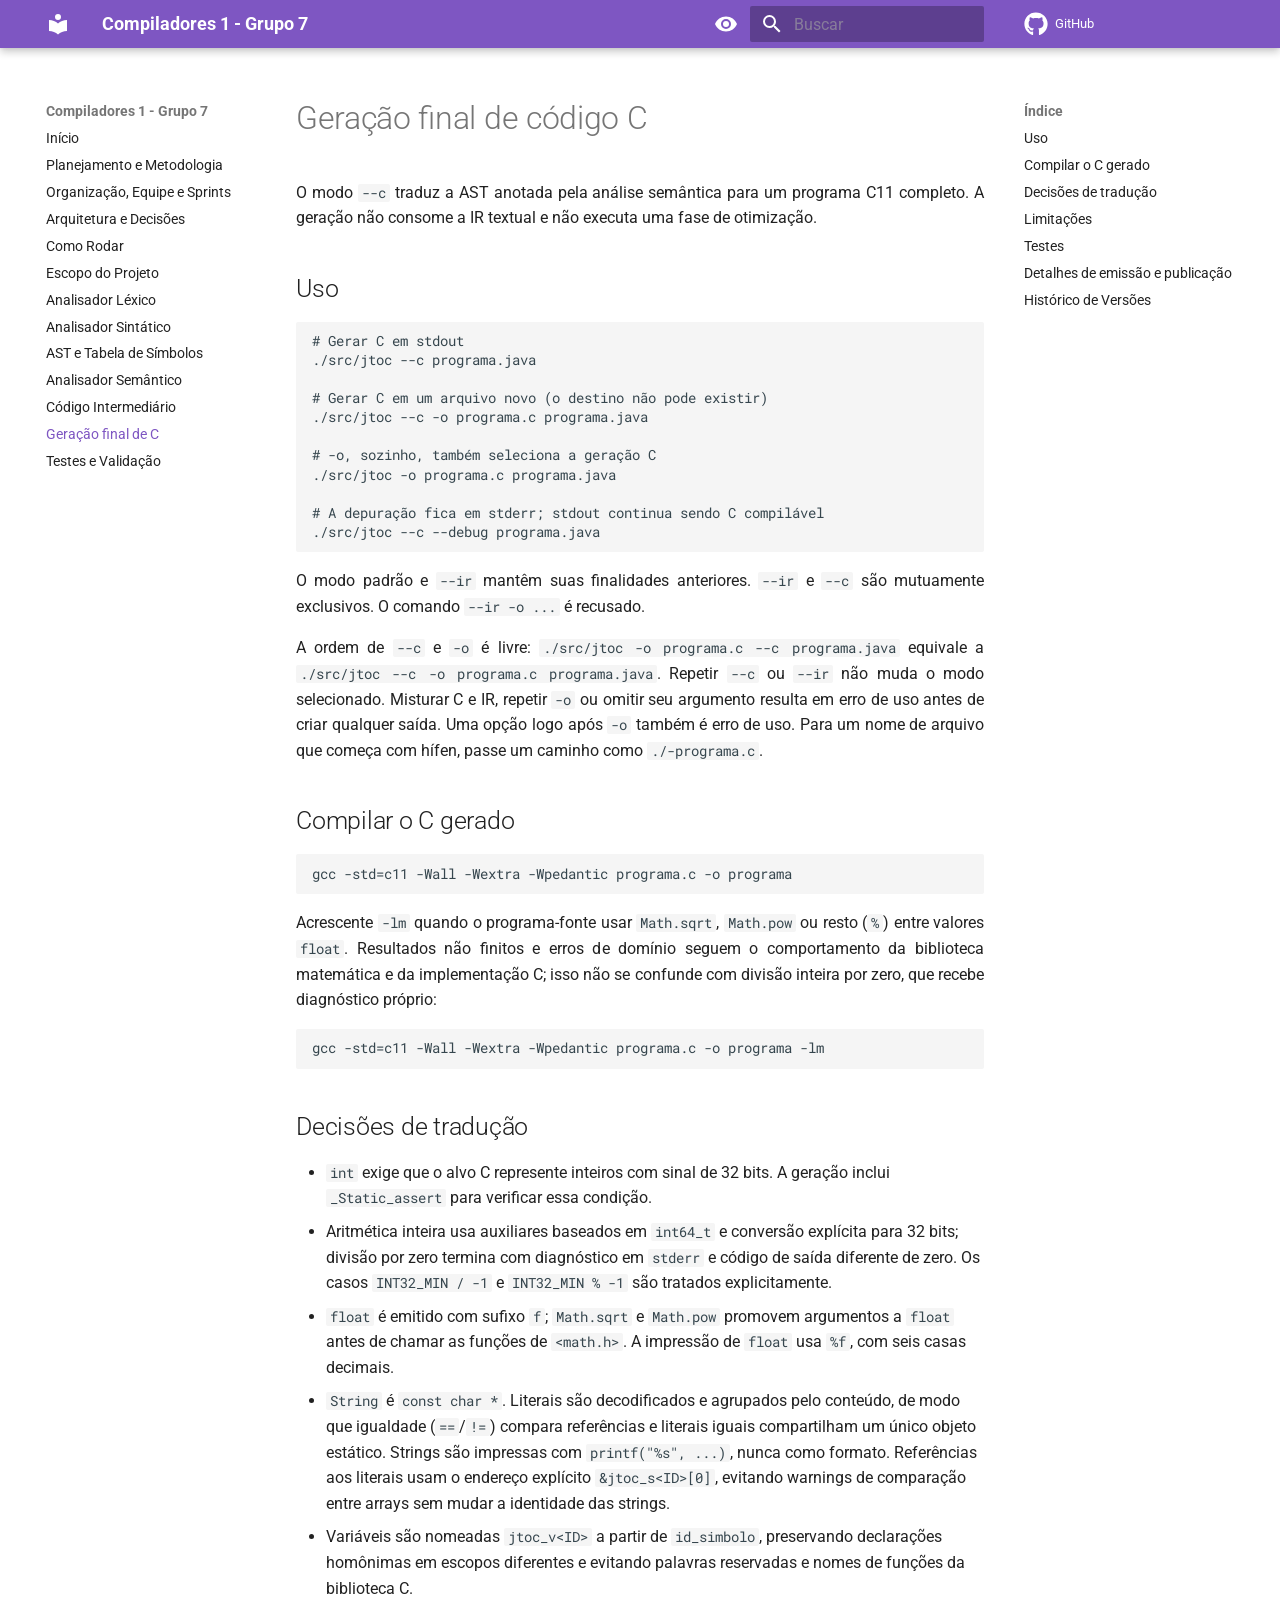
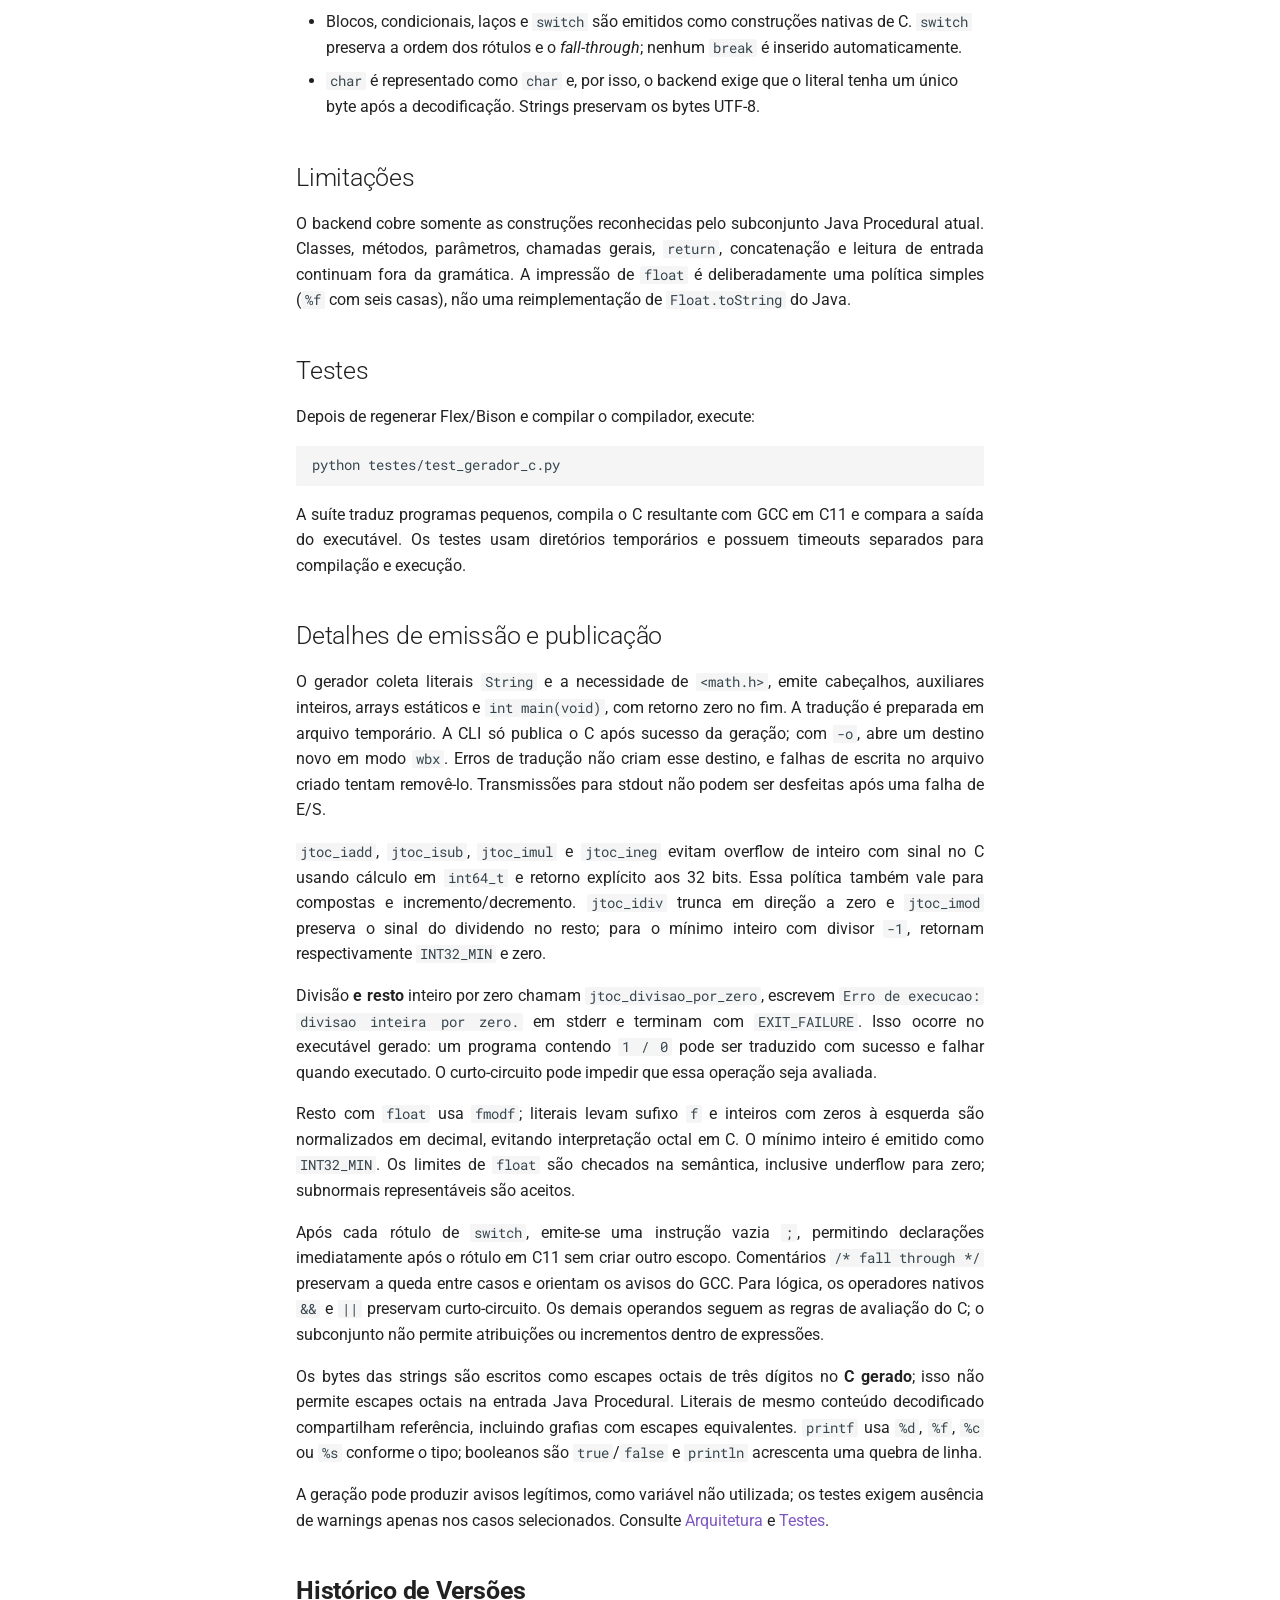
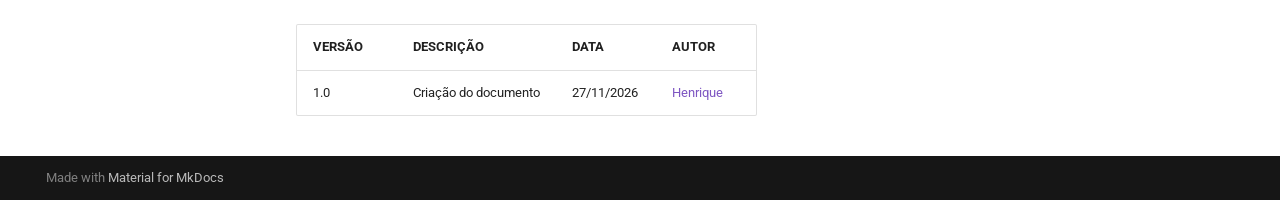
<file: geracao-c/index.html>
<!doctype html>
<html lang="pt" class="no-js">
  <head>
    
      <meta charset="utf-8">
      <meta name="viewport" content="width=device-width,initial-scale=1">
      
      
      
        <link rel="canonical" href="https://nicolaszanin06.github.io/Trabalho_Compiladores1/geracao-c/">
      
      
        <link rel="prev" href="../codigo-intermediario/">
      
      
        <link rel="next" href="../testes/">
      
      
        
      
      
      <link rel="icon" href="../assets/images/favicon.png">
      <meta name="generator" content="mkdocs-1.6.1, mkdocs-material-9.8.2">
    
    
      
        <title>Geração final de C - Compiladores 1 - Grupo 7</title>
      
    
    
      <link rel="stylesheet" href="../assets/stylesheets/main.57a0d79d.min.css">
      
        
        <link rel="stylesheet" href="../assets/stylesheets/palette.fb2fffe2.min.css">
      
      


    
    
      
    
    
      
        
        
        <link rel="preconnect" href="https://fonts.gstatic.com" crossorigin>
        <link rel="stylesheet" href="https://fonts.googleapis.com/css?family=Roboto:300,300i,400,400i,700,700i%7CRoboto+Mono:400,400i,700,700i&display=fallback">
        <style>:root{--md-text-font:"Roboto";--md-code-font:"Roboto Mono"}</style>
      
    
    
      <link rel="stylesheet" href="../stylesheets/extra.css">
    
    <script>__md_scope=new URL("..",location),__md_hash=e=>[...e].reduce(((e,_)=>(e<<5)-e+_.charCodeAt(0)),0),__md_get=(e,_=localStorage,t=__md_scope)=>JSON.parse(_.getItem(t.pathname+"."+e)),__md_set=(e,_,t=localStorage,a=__md_scope)=>{try{t.setItem(a.pathname+"."+e,JSON.stringify(_))}catch(e){}}</script>
    
      

    
    
  </head>
  
  
    
    
      
    
    
    
    
    <body dir="ltr" data-md-color-scheme="default" data-md-color-primary="deep-purple" data-md-color-accent="purple">
  
    
    <input class="md-toggle" data-md-toggle="drawer" type="checkbox" id="__drawer" autocomplete="off">
    <input class="md-toggle" data-md-toggle="search" type="checkbox" id="__search" autocomplete="off">
    <label class="md-overlay" for="__drawer"></label>
    <div data-md-component="skip">
      
        
        <a href="#geracao-final-de-codigo-c" class="md-skip">
          Pular para conteúdo
        </a>
      
    </div>
    <div data-md-component="announce">
      
    </div>
    
    
      

  

<header class="md-header md-header--shadow" data-md-component="header">
  <nav class="md-header__inner md-grid" aria-label="Cabeçalho">
    <a href=".." title="Compiladores 1 - Grupo 7" class="md-header__button md-logo" aria-label="Compiladores 1 - Grupo 7" data-md-component="logo">
      
  
  <svg xmlns="http://www.w3.org/2000/svg" viewBox="0 0 24 24"><path d="M12 8a3 3 0 0 0 3-3 3 3 0 0 0-3-3 3 3 0 0 0-3 3 3 3 0 0 0 3 3m0 3.54C9.64 9.35 6.5 8 3 8v11c3.5 0 6.64 1.35 9 3.54 2.36-2.19 5.5-3.54 9-3.54V8c-3.5 0-6.64 1.35-9 3.54"/></svg>

    </a>
    <label class="md-header__button md-icon" for="__drawer">
      
      <svg xmlns="http://www.w3.org/2000/svg" viewBox="0 0 24 24"><path d="M3 6h18v2H3zm0 5h18v2H3zm0 5h18v2H3z"/></svg>
    </label>
    <div class="md-header__title" data-md-component="header-title">
      <div class="md-header__ellipsis">
        <div class="md-header__topic">
          <span class="md-ellipsis">
            Compiladores 1 - Grupo 7
          </span>
        </div>
        <div class="md-header__topic" data-md-component="header-topic">
          <span class="md-ellipsis">
            
              Geração final de C
            
          </span>
        </div>
      </div>
    </div>
    
      
        <form class="md-header__option" data-md-component="palette">
  
    
    
    
    <input class="md-option" data-md-color-media="" data-md-color-scheme="default" data-md-color-primary="deep-purple" data-md-color-accent="purple"  aria-label="Modo escuro"  type="radio" name="__palette" id="__palette_0">
    
      <label class="md-header__button md-icon" title="Modo escuro" for="__palette_1" hidden>
        <svg xmlns="http://www.w3.org/2000/svg" viewBox="0 0 24 24"><path d="M12 9a3 3 0 0 0-3 3 3 3 0 0 0 3 3 3 3 0 0 0 3-3 3 3 0 0 0-3-3m0 8a5 5 0 0 1-5-5 5 5 0 0 1 5-5 5 5 0 0 1 5 5 5 5 0 0 1-5 5m0-12.5C7 4.5 2.73 7.61 1 12c1.73 4.39 6 7.5 11 7.5s9.27-3.11 11-7.5c-1.73-4.39-6-7.5-11-7.5"/></svg>
      </label>
    
  
    
    
    
    <input class="md-option" data-md-color-media="" data-md-color-scheme="slate" data-md-color-primary="deep-purple" data-md-color-accent="purple"  aria-label="Modo claro"  type="radio" name="__palette" id="__palette_1">
    
      <label class="md-header__button md-icon" title="Modo claro" for="__palette_0" hidden>
        <svg xmlns="http://www.w3.org/2000/svg" viewBox="0 0 24 24"><path d="M12 9a3 3 0 0 1 3 3 3 3 0 0 1-3 3 3 3 0 0 1-3-3 3 3 0 0 1 3-3m0-4.5c5 0 9.27 3.11 11 7.5-1.73 4.39-6 7.5-11 7.5S2.73 16.39 1 12c1.73-4.39 6-7.5 11-7.5M3.18 12a9.821 9.821 0 0 0 17.64 0 9.821 9.821 0 0 0-17.64 0"/></svg>
      </label>
    
  
</form>
      
    
    
      <script>var palette=__md_get("__palette");if(palette&&palette.color){if("(prefers-color-scheme)"===palette.color.media){var media=matchMedia("(prefers-color-scheme: light)"),input=document.querySelector(media.matches?"[data-md-color-media='(prefers-color-scheme: light)']":"[data-md-color-media='(prefers-color-scheme: dark)']");palette.color.media=input.getAttribute("data-md-color-media"),palette.color.scheme=input.getAttribute("data-md-color-scheme"),palette.color.primary=input.getAttribute("data-md-color-primary"),palette.color.accent=input.getAttribute("data-md-color-accent")}for(var[key,value]of Object.entries(palette.color))document.body.setAttribute("data-md-color-"+key,value)}</script>
    
    
    
      
      
        <label class="md-header__button md-icon" for="__search">
          
          <svg xmlns="http://www.w3.org/2000/svg" viewBox="0 0 24 24"><path d="M9.5 3A6.5 6.5 0 0 1 16 9.5c0 1.61-.59 3.09-1.56 4.23l.27.27h.79l5 5-1.5 1.5-5-5v-.79l-.27-.27A6.52 6.52 0 0 1 9.5 16 6.5 6.5 0 0 1 3 9.5 6.5 6.5 0 0 1 9.5 3m0 2C7 5 5 7 5 9.5S7 14 9.5 14 14 12 14 9.5 12 5 9.5 5"/></svg>
        </label>
        <div class="md-search" data-md-component="search" role="dialog">
  <label class="md-search__overlay" for="__search"></label>
  <div class="md-search__inner" role="search">
    <form class="md-search__form" name="search">
      <input type="text" class="md-search__input" name="query" aria-label="Buscar" placeholder="Buscar" autocapitalize="off" autocorrect="off" autocomplete="off" spellcheck="false" data-md-component="search-query" required>
      <label class="md-search__icon md-icon" for="__search">
        
        <svg xmlns="http://www.w3.org/2000/svg" viewBox="0 0 24 24"><path d="M9.5 3A6.5 6.5 0 0 1 16 9.5c0 1.61-.59 3.09-1.56 4.23l.27.27h.79l5 5-1.5 1.5-5-5v-.79l-.27-.27A6.52 6.52 0 0 1 9.5 16 6.5 6.5 0 0 1 3 9.5 6.5 6.5 0 0 1 9.5 3m0 2C7 5 5 7 5 9.5S7 14 9.5 14 14 12 14 9.5 12 5 9.5 5"/></svg>
        
        <svg xmlns="http://www.w3.org/2000/svg" viewBox="0 0 24 24"><path d="M20 11v2H8l5.5 5.5-1.42 1.42L4.16 12l7.92-7.92L13.5 5.5 8 11z"/></svg>
      </label>
      <nav class="md-search__options" aria-label="Pesquisar">
        
        <button type="reset" class="md-search__icon md-icon" title="Limpar" aria-label="Limpar" tabindex="-1">
          
          <svg xmlns="http://www.w3.org/2000/svg" viewBox="0 0 24 24"><path d="M19 6.41 17.59 5 12 10.59 6.41 5 5 6.41 10.59 12 5 17.59 6.41 19 12 13.41 17.59 19 19 17.59 13.41 12z"/></svg>
        </button>
      </nav>
      
    </form>
    <div class="md-search__output">
      <div class="md-search__scrollwrap" tabindex="0" data-md-scrollfix>
        <div class="md-search-result" data-md-component="search-result">
          <div class="md-search-result__meta">
            Inicializando busca
          </div>
          <ol class="md-search-result__list" role="presentation"></ol>
        </div>
      </div>
    </div>
  </div>
</div>
      
    
    
      <div class="md-header__source">
        <a href="https://github.com/nicolaszanin06/Trabalho_Compiladores1" title="Ir para repositório" class="md-source" data-md-component="source">
  <div class="md-source__icon md-icon">
    
    <svg xmlns="http://www.w3.org/2000/svg" viewBox="0 0 512 512"><!--! Font Awesome Free 7.1.0 by @fontawesome - https://fontawesome.com License - https://fontawesome.com/license/free (Icons: CC BY 4.0, Fonts: SIL OFL 1.1, Code: MIT License) Copyright 2025 Fonticons, Inc.--><path d="M173.9 397.4c0 2-2.3 3.6-5.2 3.6-3.3.3-5.6-1.3-5.6-3.6 0-2 2.3-3.6 5.2-3.6 3-.3 5.6 1.3 5.6 3.6m-31.1-4.5c-.7 2 1.3 4.3 4.3 4.9 2.6 1 5.6 0 6.2-2s-1.3-4.3-4.3-5.2c-2.6-.7-5.5.3-6.2 2.3m44.2-1.7c-2.9.7-4.9 2.6-4.6 4.9.3 2 2.9 3.3 5.9 2.6 2.9-.7 4.9-2.6 4.6-4.6-.3-1.9-3-3.2-5.9-2.9M252.8 8C114.1 8 8 113.3 8 252c0 110.9 69.8 205.8 169.5 239.2 12.8 2.3 17.3-5.6 17.3-12.1 0-6.2-.3-40.4-.3-61.4 0 0-70 15-84.7-29.8 0 0-11.4-29.1-27.8-36.6 0 0-22.9-15.7 1.6-15.4 0 0 24.9 2 38.6 25.8 21.9 38.6 58.6 27.5 72.9 20.9 2.3-16 8.8-27.1 16-33.7-55.9-6.2-112.3-14.3-112.3-110.5 0-27.5 7.6-41.3 23.6-58.9-2.6-6.5-11.1-33.3 2.6-67.9 20.9-6.5 69 27 69 27 20-5.6 41.5-8.5 62.8-8.5s42.8 2.9 62.8 8.5c0 0 48.1-33.6 69-27 13.7 34.7 5.2 61.4 2.6 67.9 16 17.7 25.8 31.5 25.8 58.9 0 96.5-58.9 104.2-114.8 110.5 9.2 7.9 17 22.9 17 46.4 0 33.7-.3 75.4-.3 83.6 0 6.5 4.6 14.4 17.3 12.1C436.2 457.8 504 362.9 504 252 504 113.3 391.5 8 252.8 8M105.2 352.9c-1.3 1-1 3.3.7 5.2 1.6 1.6 3.9 2.3 5.2 1 1.3-1 1-3.3-.7-5.2-1.6-1.6-3.9-2.3-5.2-1m-10.8-8.1c-.7 1.3.3 2.9 2.3 3.9 1.6 1 3.6.7 4.3-.7.7-1.3-.3-2.9-2.3-3.9-2-.6-3.6-.3-4.3.7m32.4 35.6c-1.6 1.3-1 4.3 1.3 6.2 2.3 2.3 5.2 2.6 6.5 1 1.3-1.3.7-4.3-1.3-6.2-2.2-2.3-5.2-2.6-6.5-1m-11.4-14.7c-1.6 1-1.6 3.6 0 5.9s4.3 3.3 5.6 2.3c1.6-1.3 1.6-3.9 0-6.2-1.4-2.3-4-3.3-5.6-2"/></svg>
  </div>
  <div class="md-source__repository">
    GitHub
  </div>
</a>
      </div>
    
  </nav>
  
</header>
    
    <div class="md-container" data-md-component="container">
      
      
        
          
        
      
      <main class="md-main" data-md-component="main">
        <div class="md-main__inner md-grid">
          
            
              
              <div class="md-sidebar md-sidebar--primary" data-md-component="sidebar" data-md-type="navigation" >
                <div class="md-sidebar__scrollwrap">
                  <div class="md-sidebar__inner">
                    



<nav class="md-nav md-nav--primary" aria-label="Navegação" data-md-level="0">
  <label class="md-nav__title" for="__drawer">
    <a href=".." title="Compiladores 1 - Grupo 7" class="md-nav__button md-logo" aria-label="Compiladores 1 - Grupo 7" data-md-component="logo">
      
  
  <svg xmlns="http://www.w3.org/2000/svg" viewBox="0 0 24 24"><path d="M12 8a3 3 0 0 0 3-3 3 3 0 0 0-3-3 3 3 0 0 0-3 3 3 3 0 0 0 3 3m0 3.54C9.64 9.35 6.5 8 3 8v11c3.5 0 6.64 1.35 9 3.54 2.36-2.19 5.5-3.54 9-3.54V8c-3.5 0-6.64 1.35-9 3.54"/></svg>

    </a>
    Compiladores 1 - Grupo 7
  </label>
  
    <div class="md-nav__source">
      <a href="https://github.com/nicolaszanin06/Trabalho_Compiladores1" title="Ir para repositório" class="md-source" data-md-component="source">
  <div class="md-source__icon md-icon">
    
    <svg xmlns="http://www.w3.org/2000/svg" viewBox="0 0 512 512"><!--! Font Awesome Free 7.1.0 by @fontawesome - https://fontawesome.com License - https://fontawesome.com/license/free (Icons: CC BY 4.0, Fonts: SIL OFL 1.1, Code: MIT License) Copyright 2025 Fonticons, Inc.--><path d="M173.9 397.4c0 2-2.3 3.6-5.2 3.6-3.3.3-5.6-1.3-5.6-3.6 0-2 2.3-3.6 5.2-3.6 3-.3 5.6 1.3 5.6 3.6m-31.1-4.5c-.7 2 1.3 4.3 4.3 4.9 2.6 1 5.6 0 6.2-2s-1.3-4.3-4.3-5.2c-2.6-.7-5.5.3-6.2 2.3m44.2-1.7c-2.9.7-4.9 2.6-4.6 4.9.3 2 2.9 3.3 5.9 2.6 2.9-.7 4.9-2.6 4.6-4.6-.3-1.9-3-3.2-5.9-2.9M252.8 8C114.1 8 8 113.3 8 252c0 110.9 69.8 205.8 169.5 239.2 12.8 2.3 17.3-5.6 17.3-12.1 0-6.2-.3-40.4-.3-61.4 0 0-70 15-84.7-29.8 0 0-11.4-29.1-27.8-36.6 0 0-22.9-15.7 1.6-15.4 0 0 24.9 2 38.6 25.8 21.9 38.6 58.6 27.5 72.9 20.9 2.3-16 8.8-27.1 16-33.7-55.9-6.2-112.3-14.3-112.3-110.5 0-27.5 7.6-41.3 23.6-58.9-2.6-6.5-11.1-33.3 2.6-67.9 20.9-6.5 69 27 69 27 20-5.6 41.5-8.5 62.8-8.5s42.8 2.9 62.8 8.5c0 0 48.1-33.6 69-27 13.7 34.7 5.2 61.4 2.6 67.9 16 17.7 25.8 31.5 25.8 58.9 0 96.5-58.9 104.2-114.8 110.5 9.2 7.9 17 22.9 17 46.4 0 33.7-.3 75.4-.3 83.6 0 6.5 4.6 14.4 17.3 12.1C436.2 457.8 504 362.9 504 252 504 113.3 391.5 8 252.8 8M105.2 352.9c-1.3 1-1 3.3.7 5.2 1.6 1.6 3.9 2.3 5.2 1 1.3-1 1-3.3-.7-5.2-1.6-1.6-3.9-2.3-5.2-1m-10.8-8.1c-.7 1.3.3 2.9 2.3 3.9 1.6 1 3.6.7 4.3-.7.7-1.3-.3-2.9-2.3-3.9-2-.6-3.6-.3-4.3.7m32.4 35.6c-1.6 1.3-1 4.3 1.3 6.2 2.3 2.3 5.2 2.6 6.5 1 1.3-1.3.7-4.3-1.3-6.2-2.2-2.3-5.2-2.6-6.5-1m-11.4-14.7c-1.6 1-1.6 3.6 0 5.9s4.3 3.3 5.6 2.3c1.6-1.3 1.6-3.9 0-6.2-1.4-2.3-4-3.3-5.6-2"/></svg>
  </div>
  <div class="md-source__repository">
    GitHub
  </div>
</a>
    </div>
  
  <ul class="md-nav__list" data-md-scrollfix>
    
      
      
  
  
  
  
    <li class="md-nav__item">
      <a href=".." class="md-nav__link">
        
  
  
  <span class="md-ellipsis">
    
  
    Início
  

    
  </span>
  
  

      </a>
    </li>
  

    
      
      
  
  
  
  
    <li class="md-nav__item">
      <a href="../planejamento/" class="md-nav__link">
        
  
  
  <span class="md-ellipsis">
    
  
    Planejamento e Metodologia
  

    
  </span>
  
  

      </a>
    </li>
  

    
      
      
  
  
  
  
    <li class="md-nav__item">
      <a href="../organizacao-sprints/" class="md-nav__link">
        
  
  
  <span class="md-ellipsis">
    
  
    Organização, Equipe e Sprints
  

    
  </span>
  
  

      </a>
    </li>
  

    
      
      
  
  
  
  
    <li class="md-nav__item">
      <a href="../arquitetura-decisoes/" class="md-nav__link">
        
  
  
  <span class="md-ellipsis">
    
  
    Arquitetura e Decisões
  

    
  </span>
  
  

      </a>
    </li>
  

    
      
      
  
  
  
  
    <li class="md-nav__item">
      <a href="../como-rodar/" class="md-nav__link">
        
  
  
  <span class="md-ellipsis">
    
  
    Como Rodar
  

    
  </span>
  
  

      </a>
    </li>
  

    
      
      
  
  
  
  
    <li class="md-nav__item">
      <a href="../escopo/" class="md-nav__link">
        
  
  
  <span class="md-ellipsis">
    
  
    Escopo do Projeto
  

    
  </span>
  
  

      </a>
    </li>
  

    
      
      
  
  
  
  
    <li class="md-nav__item">
      <a href="../analisador-lexico/" class="md-nav__link">
        
  
  
  <span class="md-ellipsis">
    
  
    Analisador Léxico
  

    
  </span>
  
  

      </a>
    </li>
  

    
      
      
  
  
  
  
    <li class="md-nav__item">
      <a href="../analisador-sintatico/" class="md-nav__link">
        
  
  
  <span class="md-ellipsis">
    
  
    Analisador Sintático
  

    
  </span>
  
  

      </a>
    </li>
  

    
      
      
  
  
  
  
    <li class="md-nav__item">
      <a href="../ast-tabela/" class="md-nav__link">
        
  
  
  <span class="md-ellipsis">
    
  
    AST e Tabela de Símbolos
  

    
  </span>
  
  

      </a>
    </li>
  

    
      
      
  
  
  
  
    <li class="md-nav__item">
      <a href="../analisador-semantico/" class="md-nav__link">
        
  
  
  <span class="md-ellipsis">
    
  
    Analisador Semântico
  

    
  </span>
  
  

      </a>
    </li>
  

    
      
      
  
  
  
  
    <li class="md-nav__item">
      <a href="../codigo-intermediario/" class="md-nav__link">
        
  
  
  <span class="md-ellipsis">
    
  
    Código Intermediário
  

    
  </span>
  
  

      </a>
    </li>
  

    
      
      
  
  
    
  
  
  
    <li class="md-nav__item md-nav__item--active">
      
      <input class="md-nav__toggle md-toggle" type="checkbox" id="__toc">
      
      
        
      
      
        <label class="md-nav__link md-nav__link--active" for="__toc">
          
  
  
  <span class="md-ellipsis">
    
  
    Geração final de C
  

    
  </span>
  
  

          <span class="md-nav__icon md-icon"></span>
        </label>
      
      <a href="./" class="md-nav__link md-nav__link--active">
        
  
  
  <span class="md-ellipsis">
    
  
    Geração final de C
  

    
  </span>
  
  

      </a>
      
        

<nav class="md-nav md-nav--secondary" aria-label="Índice">
  
  
  
    
  
  
    <label class="md-nav__title" for="__toc">
      <span class="md-nav__icon md-icon"></span>
      Índice
    </label>
    <ul class="md-nav__list" data-md-component="toc" data-md-scrollfix>
      
        <li class="md-nav__item">
  <a href="#uso" class="md-nav__link">
    <span class="md-ellipsis">
      
        Uso
      
    </span>
  </a>
  
</li>
      
        <li class="md-nav__item">
  <a href="#compilar-o-c-gerado" class="md-nav__link">
    <span class="md-ellipsis">
      
        Compilar o C gerado
      
    </span>
  </a>
  
</li>
      
        <li class="md-nav__item">
  <a href="#decisoes-de-traducao" class="md-nav__link">
    <span class="md-ellipsis">
      
        Decisões de tradução
      
    </span>
  </a>
  
</li>
      
        <li class="md-nav__item">
  <a href="#limitacoes" class="md-nav__link">
    <span class="md-ellipsis">
      
        Limitações
      
    </span>
  </a>
  
</li>
      
        <li class="md-nav__item">
  <a href="#testes" class="md-nav__link">
    <span class="md-ellipsis">
      
        Testes
      
    </span>
  </a>
  
</li>
      
        <li class="md-nav__item">
  <a href="#detalhes-de-emissao-e-publicacao" class="md-nav__link">
    <span class="md-ellipsis">
      
        Detalhes de emissão e publicação
      
    </span>
  </a>
  
</li>
      
        <li class="md-nav__item">
  <a href="#historico-de-versoes" class="md-nav__link">
    <span class="md-ellipsis">
      
        Histórico de Versões
      
    </span>
  </a>
  
</li>
      
    </ul>
  
</nav>
      
    </li>
  

    
      
      
  
  
  
  
    <li class="md-nav__item">
      <a href="../testes/" class="md-nav__link">
        
  
  
  <span class="md-ellipsis">
    
  
    Testes e Validação
  

    
  </span>
  
  

      </a>
    </li>
  

    
  </ul>
</nav>
                  </div>
                </div>
              </div>
            
            
              
              <div class="md-sidebar md-sidebar--secondary" data-md-component="sidebar" data-md-type="toc" >
                <div class="md-sidebar__scrollwrap">
                  <div class="md-sidebar__inner">
                    

<nav class="md-nav md-nav--secondary" aria-label="Índice">
  
  
  
    
  
  
    <label class="md-nav__title" for="__toc">
      <span class="md-nav__icon md-icon"></span>
      Índice
    </label>
    <ul class="md-nav__list" data-md-component="toc" data-md-scrollfix>
      
        <li class="md-nav__item">
  <a href="#uso" class="md-nav__link">
    <span class="md-ellipsis">
      
        Uso
      
    </span>
  </a>
  
</li>
      
        <li class="md-nav__item">
  <a href="#compilar-o-c-gerado" class="md-nav__link">
    <span class="md-ellipsis">
      
        Compilar o C gerado
      
    </span>
  </a>
  
</li>
      
        <li class="md-nav__item">
  <a href="#decisoes-de-traducao" class="md-nav__link">
    <span class="md-ellipsis">
      
        Decisões de tradução
      
    </span>
  </a>
  
</li>
      
        <li class="md-nav__item">
  <a href="#limitacoes" class="md-nav__link">
    <span class="md-ellipsis">
      
        Limitações
      
    </span>
  </a>
  
</li>
      
        <li class="md-nav__item">
  <a href="#testes" class="md-nav__link">
    <span class="md-ellipsis">
      
        Testes
      
    </span>
  </a>
  
</li>
      
        <li class="md-nav__item">
  <a href="#detalhes-de-emissao-e-publicacao" class="md-nav__link">
    <span class="md-ellipsis">
      
        Detalhes de emissão e publicação
      
    </span>
  </a>
  
</li>
      
        <li class="md-nav__item">
  <a href="#historico-de-versoes" class="md-nav__link">
    <span class="md-ellipsis">
      
        Histórico de Versões
      
    </span>
  </a>
  
</li>
      
    </ul>
  
</nav>
                  </div>
                </div>
              </div>
            
          
          
            <div class="md-content" data-md-component="content">
              
              <article class="md-content__inner md-typeset">
                
                  


  
  


<h1 id="geracao-final-de-codigo-c">Geração final de código C</h1>
<p>O modo <code>--c</code> traduz a AST anotada pela análise semântica para um programa C11
completo. A geração não consome a IR textual e não executa uma fase de
otimização.</p>
<h2 id="uso">Uso</h2>
<pre><code class="language-bash"># Gerar C em stdout
./src/jtoc --c programa.java

# Gerar C em um arquivo novo (o destino não pode existir)
./src/jtoc --c -o programa.c programa.java

# -o, sozinho, também seleciona a geração C
./src/jtoc -o programa.c programa.java

# A depuração fica em stderr; stdout continua sendo C compilável
./src/jtoc --c --debug programa.java
</code></pre>
<p>O modo padrão e <code>--ir</code> mantêm suas finalidades anteriores. <code>--ir</code> e <code>--c</code> são
mutuamente exclusivos. O comando <code>--ir -o ...</code> é recusado.</p>
<p>A ordem de <code>--c</code> e <code>-o</code> é livre: <code>./src/jtoc -o programa.c --c programa.java</code>
equivale a <code>./src/jtoc --c -o programa.c programa.java</code>. Repetir <code>--c</code> ou
<code>--ir</code> não muda o modo selecionado. Misturar C e IR, repetir <code>-o</code> ou omitir
seu argumento resulta em erro de uso antes de criar qualquer saída. Uma opção
logo após <code>-o</code> também é erro de uso. Para um nome de arquivo que começa com
hífen, passe um caminho como <code>./-programa.c</code>.</p>
<h2 id="compilar-o-c-gerado">Compilar o C gerado</h2>
<pre><code class="language-bash">gcc -std=c11 -Wall -Wextra -Wpedantic programa.c -o programa
</code></pre>
<p>Acrescente <code>-lm</code> quando o programa-fonte usar <code>Math.sqrt</code>, <code>Math.pow</code> ou resto
(<code>%</code>) entre valores <code>float</code>. Resultados não finitos e erros de domínio seguem o
comportamento da biblioteca matemática e da implementação C; isso não se
confunde com divisão inteira por zero, que recebe diagnóstico próprio:</p>
<pre><code class="language-bash">gcc -std=c11 -Wall -Wextra -Wpedantic programa.c -o programa -lm
</code></pre>
<h2 id="decisoes-de-traducao">Decisões de tradução</h2>
<ul>
<li><code>int</code> exige que o alvo C represente inteiros com sinal de 32 bits. A geração
  inclui <code>_Static_assert</code> para verificar essa condição.</li>
<li>Aritmética inteira usa auxiliares baseados em <code>int64_t</code> e conversão explícita
  para 32 bits; divisão por zero termina com diagnóstico em <code>stderr</code> e código
  de saída diferente de zero. Os casos <code>INT32_MIN / -1</code> e <code>INT32_MIN % -1</code> são
  tratados explicitamente.</li>
<li><code>float</code> é emitido com sufixo <code>f</code>; <code>Math.sqrt</code> e <code>Math.pow</code> promovem argumentos
  a <code>float</code> antes de chamar as funções de <code>&lt;math.h&gt;</code>. A impressão de <code>float</code>
  usa <code>%f</code>, com seis casas decimais.</li>
<li><code>String</code> é <code>const char *</code>. Literais são decodificados e agrupados pelo
  conteúdo, de modo que igualdade (<code>==</code>/<code>!=</code>) compara referências e literais
  iguais compartilham um único objeto estático. Strings são impressas com
  <code>printf("%s", ...)</code>, nunca como formato.
  Referências aos literais usam o endereço explícito <code>&amp;jtoc_s&lt;ID&gt;[0]</code>, evitando
  warnings de comparação entre arrays sem mudar a identidade das strings.</li>
<li>Variáveis são nomeadas <code>jtoc_v&lt;ID&gt;</code> a partir de <code>id_simbolo</code>, preservando
  declarações homônimas em escopos diferentes e evitando palavras reservadas e
  nomes de funções da biblioteca C.</li>
<li>Blocos, condicionais, laços e <code>switch</code> são emitidos como construções nativas
  de C. <code>switch</code> preserva a ordem dos rótulos e o <em>fall-through</em>; nenhum <code>break</code>
  é inserido automaticamente.</li>
<li><code>char</code> é representado como <code>char</code> e, por isso, o backend exige que o literal
  tenha um único byte após a decodificação. Strings preservam os bytes UTF-8.</li>
</ul>
<h2 id="limitacoes">Limitações</h2>
<p>O backend cobre somente as construções reconhecidas pelo subconjunto Java
Procedural atual. Classes, métodos, parâmetros, chamadas gerais, <code>return</code>,
concatenação e leitura de entrada continuam fora da gramática. A impressão de
<code>float</code> é deliberadamente uma política simples (<code>%f</code> com seis casas), não uma
reimplementação de <code>Float.toString</code> do Java.</p>
<h2 id="testes">Testes</h2>
<p>Depois de regenerar Flex/Bison e compilar o compilador, execute:</p>
<pre><code class="language-bash">python testes/test_gerador_c.py
</code></pre>
<p>A suíte traduz programas pequenos, compila o C resultante com GCC em C11 e
compara a saída do executável. Os testes usam diretórios temporários e possuem
timeouts separados para compilação e execução.</p>
<h2 id="detalhes-de-emissao-e-publicacao">Detalhes de emissão e publicação</h2>
<p>O gerador coleta literais <code>String</code> e a necessidade de <code>&lt;math.h&gt;</code>, emite cabeçalhos, auxiliares inteiros, arrays estáticos e <code>int main(void)</code>, com retorno zero no fim. A tradução é preparada em arquivo temporário. A CLI só publica o C após sucesso da geração; com <code>-o</code>, abre um destino novo em modo <code>wbx</code>. Erros de tradução não criam esse destino, e falhas de escrita no arquivo criado tentam removê-lo. Transmissões para stdout não podem ser desfeitas após uma falha de E/S.</p>
<p><code>jtoc_iadd</code>, <code>jtoc_isub</code>, <code>jtoc_imul</code> e <code>jtoc_ineg</code> evitam overflow de inteiro com sinal no C usando cálculo em <code>int64_t</code> e retorno explícito aos 32 bits. Essa política também vale para compostas e incremento/decremento. <code>jtoc_idiv</code> trunca em direção a zero e <code>jtoc_imod</code> preserva o sinal do dividendo no resto; para o mínimo inteiro com divisor <code>-1</code>, retornam respectivamente <code>INT32_MIN</code> e zero.</p>
<p>Divisão <strong>e resto</strong> inteiro por zero chamam <code>jtoc_divisao_por_zero</code>, escrevem <code>Erro de execucao: divisao inteira por zero.</code> em stderr e terminam com <code>EXIT_FAILURE</code>. Isso ocorre no executável gerado: um programa contendo <code>1 / 0</code> pode ser traduzido com sucesso e falhar quando executado. O curto-circuito pode impedir que essa operação seja avaliada.</p>
<p>Resto com <code>float</code> usa <code>fmodf</code>; literais levam sufixo <code>f</code> e inteiros com zeros à esquerda são normalizados em decimal, evitando interpretação octal em C. O mínimo inteiro é emitido como <code>INT32_MIN</code>. Os limites de <code>float</code> são checados na semântica, inclusive underflow para zero; subnormais representáveis são aceitos.</p>
<p>Após cada rótulo de <code>switch</code>, emite-se uma instrução vazia <code>;</code>, permitindo declarações imediatamente após o rótulo em C11 sem criar outro escopo. Comentários <code>/* fall through */</code> preservam a queda entre casos e orientam os avisos do GCC. Para lógica, os operadores nativos <code>&amp;&amp;</code> e <code>||</code> preservam curto-circuito. Os demais operandos seguem as regras de avaliação do C; o subconjunto não permite atribuições ou incrementos dentro de expressões.</p>
<p>Os bytes das strings são escritos como escapes octais de três dígitos no <strong>C gerado</strong>; isso não permite escapes octais na entrada Java Procedural. Literais de mesmo conteúdo decodificado compartilham referência, incluindo grafias com escapes equivalentes. <code>printf</code> usa <code>%d</code>, <code>%f</code>, <code>%c</code> ou <code>%s</code> conforme o tipo; booleanos são <code>true</code>/<code>false</code> e <code>println</code> acrescenta uma quebra de linha.</p>
<p>A geração pode produzir avisos legítimos, como variável não utilizada; os testes exigem ausência de warnings apenas nos casos selecionados. Consulte <a href="../arquitetura-decisoes/">Arquitetura</a> e <a href="../testes/">Testes</a>.</p>
<h2 id="historico-de-versoes"><strong>Histórico de Versões</strong></h2>
<table>
<thead>
<tr>
<th>VERSÃO</th>
<th>DESCRIÇÃO</th>
<th>DATA</th>
<th>AUTOR</th>
</tr>
</thead>
<tbody>
<tr>
<td>1.0</td>
<td>Criação do documento</td>
<td>27/11/2026</td>
<td><a href="https://github.com/henryqma">Henrique</a></td>
</tr>
</tbody>
</table>












                
              </article>
            </div>
          
          
<script>var target=document.getElementById(location.hash.slice(1));target&&target.name&&(target.checked=target.name.startsWith("__tabbed_"))</script>
        </div>
        
      </main>
      
        <footer class="md-footer">
  
  <div class="md-footer-meta md-typeset">
    <div class="md-footer-meta__inner md-grid">
      <div class="md-copyright">
  
  
    Made with
    <a href="https://squidfunk.github.io/mkdocs-material/" target="_blank" rel="noopener">
      Material for MkDocs
    </a>
  
</div>
      
    </div>
  </div>
</footer>
      
    </div>
    <div class="md-dialog" data-md-component="dialog">
      <div class="md-dialog__inner md-typeset"></div>
    </div>
    
    
    
      
      
      <script id="__config" type="application/json">{"annotate": null, "base": "..", "features": [], "search": "../assets/javascripts/workers/search.a7633da7.min.js", "tags": null, "translations": {"clipboard.copied": "Copiado para \u00e1rea de transfer\u00eancia", "clipboard.copy": "Copiar para \u00e1rea de transfer\u00eancia", "search.result.more.one": "mais 1 nesta p\u00e1gina", "search.result.more.other": "# mais nesta p\u00e1gina", "search.result.none": "Nenhum documento encontrado", "search.result.one": "1 documento encontrado", "search.result.other": "# documentos encontrados", "search.result.placeholder": "Digite para iniciar a busca", "search.result.term.missing": "Ausente", "select.version": "Selecione a vers\u00e3o"}, "version": null}</script>
    
    
      <script src="../assets/javascripts/bundle.a5f9d56c.min.js"></script>
      
    
  </body>
</html>
</file>
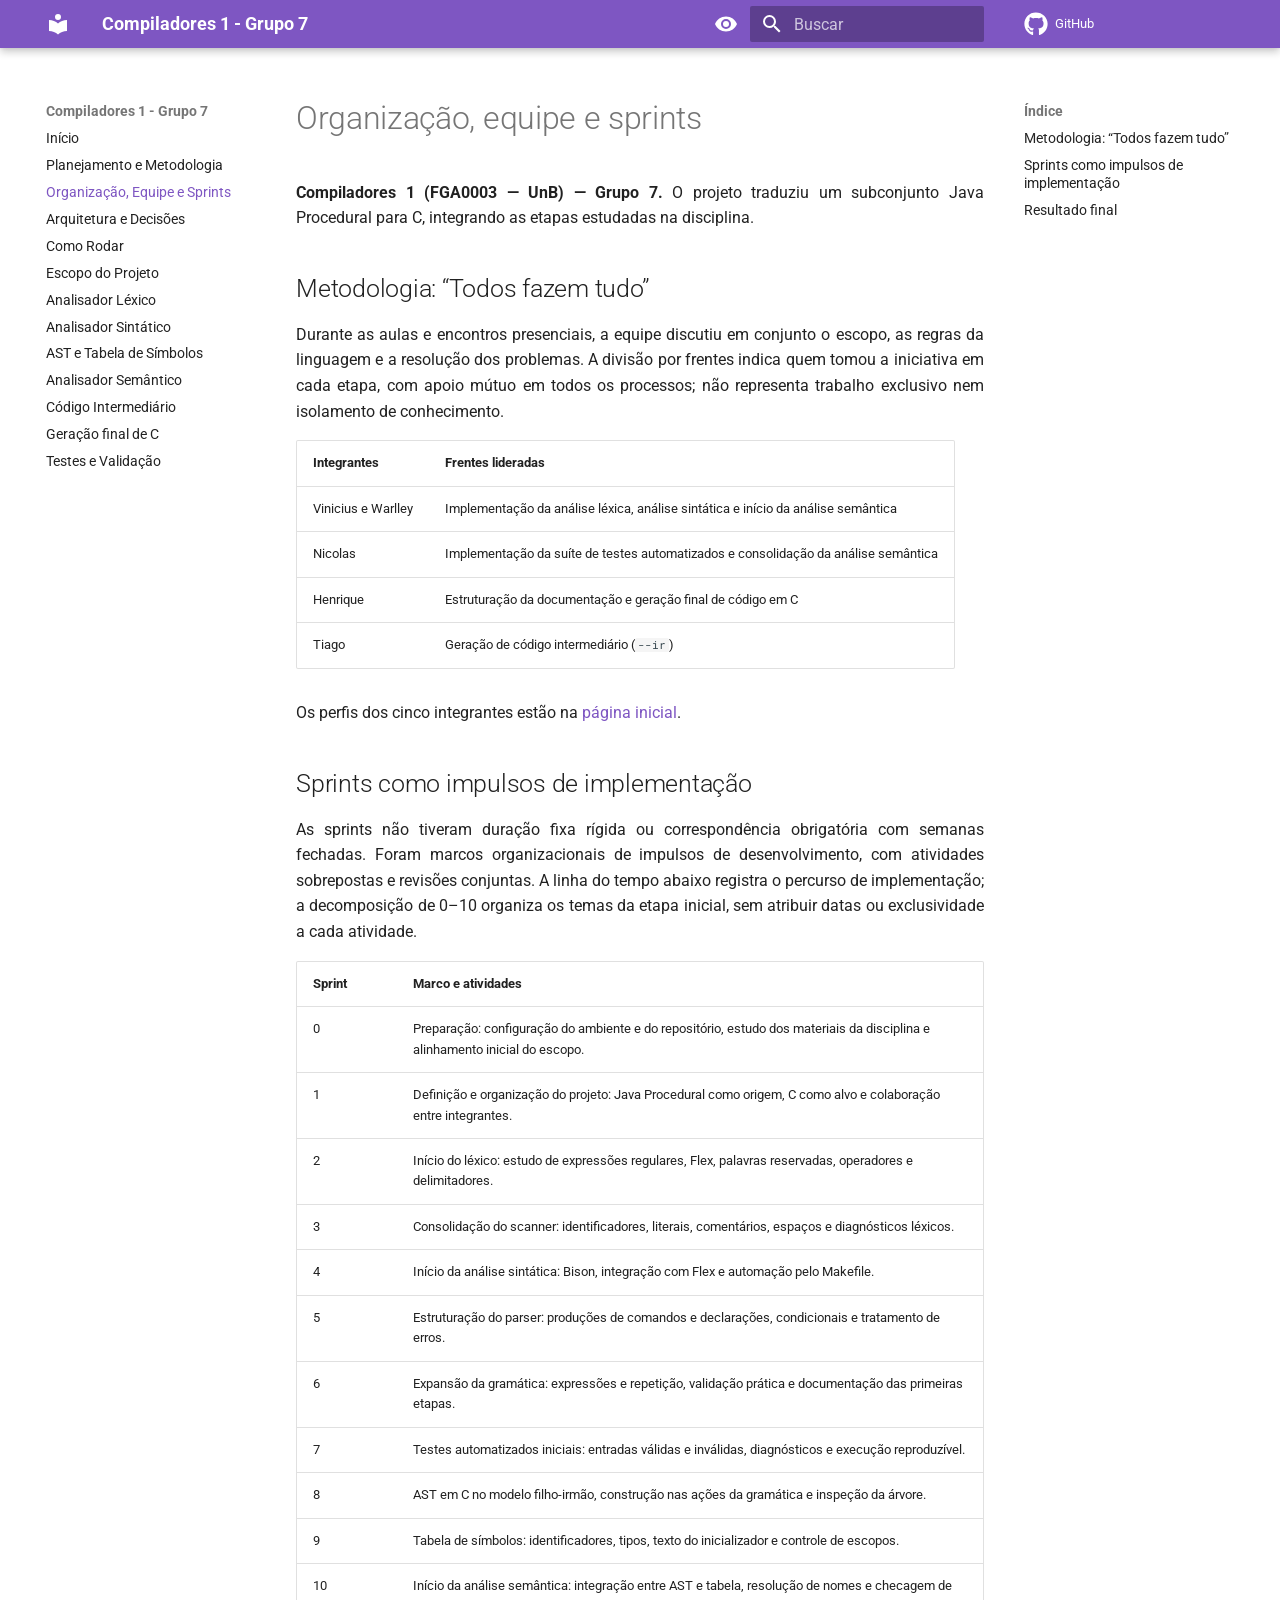
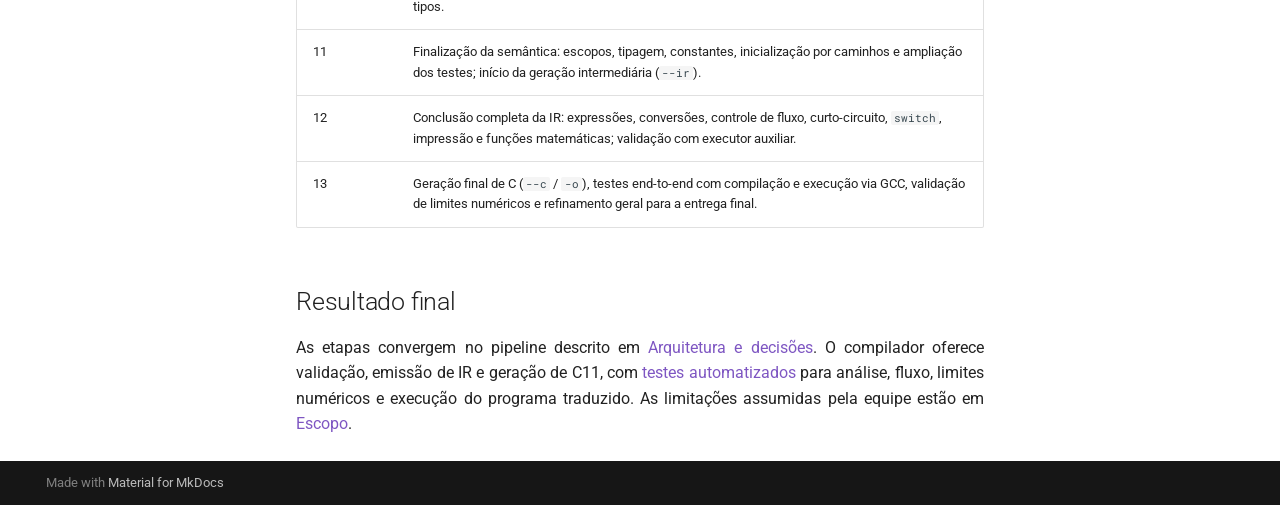
<file: organizacao-sprints/index.html>
<!doctype html>
<html lang="pt" class="no-js">
  <head>
    
      <meta charset="utf-8">
      <meta name="viewport" content="width=device-width,initial-scale=1">
      
      
      
        <link rel="canonical" href="https://nicolaszanin06.github.io/Trabalho_Compiladores1/organizacao-sprints/">
      
      
        <link rel="prev" href="../planejamento/">
      
      
        <link rel="next" href="../arquitetura-decisoes/">
      
      
        
      
      
      <link rel="icon" href="../assets/images/favicon.png">
      <meta name="generator" content="mkdocs-1.6.1, mkdocs-material-9.8.2">
    
    
      
        <title>Organização, Equipe e Sprints - Compiladores 1 - Grupo 7</title>
      
    
    
      <link rel="stylesheet" href="../assets/stylesheets/main.57a0d79d.min.css">
      
        
        <link rel="stylesheet" href="../assets/stylesheets/palette.fb2fffe2.min.css">
      
      


    
    
      
    
    
      
        
        
        <link rel="preconnect" href="https://fonts.gstatic.com" crossorigin>
        <link rel="stylesheet" href="https://fonts.googleapis.com/css?family=Roboto:300,300i,400,400i,700,700i%7CRoboto+Mono:400,400i,700,700i&display=fallback">
        <style>:root{--md-text-font:"Roboto";--md-code-font:"Roboto Mono"}</style>
      
    
    
      <link rel="stylesheet" href="../stylesheets/extra.css">
    
    <script>__md_scope=new URL("..",location),__md_hash=e=>[...e].reduce(((e,_)=>(e<<5)-e+_.charCodeAt(0)),0),__md_get=(e,_=localStorage,t=__md_scope)=>JSON.parse(_.getItem(t.pathname+"."+e)),__md_set=(e,_,t=localStorage,a=__md_scope)=>{try{t.setItem(a.pathname+"."+e,JSON.stringify(_))}catch(e){}}</script>
    
      

    
    
  </head>
  
  
    
    
      
    
    
    
    
    <body dir="ltr" data-md-color-scheme="default" data-md-color-primary="deep-purple" data-md-color-accent="purple">
  
    
    <input class="md-toggle" data-md-toggle="drawer" type="checkbox" id="__drawer" autocomplete="off">
    <input class="md-toggle" data-md-toggle="search" type="checkbox" id="__search" autocomplete="off">
    <label class="md-overlay" for="__drawer"></label>
    <div data-md-component="skip">
      
        
        <a href="#organizacao-equipe-e-sprints" class="md-skip">
          Pular para conteúdo
        </a>
      
    </div>
    <div data-md-component="announce">
      
    </div>
    
    
      

  

<header class="md-header md-header--shadow" data-md-component="header">
  <nav class="md-header__inner md-grid" aria-label="Cabeçalho">
    <a href=".." title="Compiladores 1 - Grupo 7" class="md-header__button md-logo" aria-label="Compiladores 1 - Grupo 7" data-md-component="logo">
      
  
  <svg xmlns="http://www.w3.org/2000/svg" viewBox="0 0 24 24"><path d="M12 8a3 3 0 0 0 3-3 3 3 0 0 0-3-3 3 3 0 0 0-3 3 3 3 0 0 0 3 3m0 3.54C9.64 9.35 6.5 8 3 8v11c3.5 0 6.64 1.35 9 3.54 2.36-2.19 5.5-3.54 9-3.54V8c-3.5 0-6.64 1.35-9 3.54"/></svg>

    </a>
    <label class="md-header__button md-icon" for="__drawer">
      
      <svg xmlns="http://www.w3.org/2000/svg" viewBox="0 0 24 24"><path d="M3 6h18v2H3zm0 5h18v2H3zm0 5h18v2H3z"/></svg>
    </label>
    <div class="md-header__title" data-md-component="header-title">
      <div class="md-header__ellipsis">
        <div class="md-header__topic">
          <span class="md-ellipsis">
            Compiladores 1 - Grupo 7
          </span>
        </div>
        <div class="md-header__topic" data-md-component="header-topic">
          <span class="md-ellipsis">
            
              Organização, Equipe e Sprints
            
          </span>
        </div>
      </div>
    </div>
    
      
        <form class="md-header__option" data-md-component="palette">
  
    
    
    
    <input class="md-option" data-md-color-media="" data-md-color-scheme="default" data-md-color-primary="deep-purple" data-md-color-accent="purple"  aria-label="Modo escuro"  type="radio" name="__palette" id="__palette_0">
    
      <label class="md-header__button md-icon" title="Modo escuro" for="__palette_1" hidden>
        <svg xmlns="http://www.w3.org/2000/svg" viewBox="0 0 24 24"><path d="M12 9a3 3 0 0 0-3 3 3 3 0 0 0 3 3 3 3 0 0 0 3-3 3 3 0 0 0-3-3m0 8a5 5 0 0 1-5-5 5 5 0 0 1 5-5 5 5 0 0 1 5 5 5 5 0 0 1-5 5m0-12.5C7 4.5 2.73 7.61 1 12c1.73 4.39 6 7.5 11 7.5s9.27-3.11 11-7.5c-1.73-4.39-6-7.5-11-7.5"/></svg>
      </label>
    
  
    
    
    
    <input class="md-option" data-md-color-media="" data-md-color-scheme="slate" data-md-color-primary="deep-purple" data-md-color-accent="purple"  aria-label="Modo claro"  type="radio" name="__palette" id="__palette_1">
    
      <label class="md-header__button md-icon" title="Modo claro" for="__palette_0" hidden>
        <svg xmlns="http://www.w3.org/2000/svg" viewBox="0 0 24 24"><path d="M12 9a3 3 0 0 1 3 3 3 3 0 0 1-3 3 3 3 0 0 1-3-3 3 3 0 0 1 3-3m0-4.5c5 0 9.27 3.11 11 7.5-1.73 4.39-6 7.5-11 7.5S2.73 16.39 1 12c1.73-4.39 6-7.5 11-7.5M3.18 12a9.821 9.821 0 0 0 17.64 0 9.821 9.821 0 0 0-17.64 0"/></svg>
      </label>
    
  
</form>
      
    
    
      <script>var palette=__md_get("__palette");if(palette&&palette.color){if("(prefers-color-scheme)"===palette.color.media){var media=matchMedia("(prefers-color-scheme: light)"),input=document.querySelector(media.matches?"[data-md-color-media='(prefers-color-scheme: light)']":"[data-md-color-media='(prefers-color-scheme: dark)']");palette.color.media=input.getAttribute("data-md-color-media"),palette.color.scheme=input.getAttribute("data-md-color-scheme"),palette.color.primary=input.getAttribute("data-md-color-primary"),palette.color.accent=input.getAttribute("data-md-color-accent")}for(var[key,value]of Object.entries(palette.color))document.body.setAttribute("data-md-color-"+key,value)}</script>
    
    
    
      
      
        <label class="md-header__button md-icon" for="__search">
          
          <svg xmlns="http://www.w3.org/2000/svg" viewBox="0 0 24 24"><path d="M9.5 3A6.5 6.5 0 0 1 16 9.5c0 1.61-.59 3.09-1.56 4.23l.27.27h.79l5 5-1.5 1.5-5-5v-.79l-.27-.27A6.52 6.52 0 0 1 9.5 16 6.5 6.5 0 0 1 3 9.5 6.5 6.5 0 0 1 9.5 3m0 2C7 5 5 7 5 9.5S7 14 9.5 14 14 12 14 9.5 12 5 9.5 5"/></svg>
        </label>
        <div class="md-search" data-md-component="search" role="dialog">
  <label class="md-search__overlay" for="__search"></label>
  <div class="md-search__inner" role="search">
    <form class="md-search__form" name="search">
      <input type="text" class="md-search__input" name="query" aria-label="Buscar" placeholder="Buscar" autocapitalize="off" autocorrect="off" autocomplete="off" spellcheck="false" data-md-component="search-query" required>
      <label class="md-search__icon md-icon" for="__search">
        
        <svg xmlns="http://www.w3.org/2000/svg" viewBox="0 0 24 24"><path d="M9.5 3A6.5 6.5 0 0 1 16 9.5c0 1.61-.59 3.09-1.56 4.23l.27.27h.79l5 5-1.5 1.5-5-5v-.79l-.27-.27A6.52 6.52 0 0 1 9.5 16 6.5 6.5 0 0 1 3 9.5 6.5 6.5 0 0 1 9.5 3m0 2C7 5 5 7 5 9.5S7 14 9.5 14 14 12 14 9.5 12 5 9.5 5"/></svg>
        
        <svg xmlns="http://www.w3.org/2000/svg" viewBox="0 0 24 24"><path d="M20 11v2H8l5.5 5.5-1.42 1.42L4.16 12l7.92-7.92L13.5 5.5 8 11z"/></svg>
      </label>
      <nav class="md-search__options" aria-label="Pesquisar">
        
        <button type="reset" class="md-search__icon md-icon" title="Limpar" aria-label="Limpar" tabindex="-1">
          
          <svg xmlns="http://www.w3.org/2000/svg" viewBox="0 0 24 24"><path d="M19 6.41 17.59 5 12 10.59 6.41 5 5 6.41 10.59 12 5 17.59 6.41 19 12 13.41 17.59 19 19 17.59 13.41 12z"/></svg>
        </button>
      </nav>
      
    </form>
    <div class="md-search__output">
      <div class="md-search__scrollwrap" tabindex="0" data-md-scrollfix>
        <div class="md-search-result" data-md-component="search-result">
          <div class="md-search-result__meta">
            Inicializando busca
          </div>
          <ol class="md-search-result__list" role="presentation"></ol>
        </div>
      </div>
    </div>
  </div>
</div>
      
    
    
      <div class="md-header__source">
        <a href="https://github.com/nicolaszanin06/Trabalho_Compiladores1" title="Ir para repositório" class="md-source" data-md-component="source">
  <div class="md-source__icon md-icon">
    
    <svg xmlns="http://www.w3.org/2000/svg" viewBox="0 0 512 512"><!--! Font Awesome Free 7.1.0 by @fontawesome - https://fontawesome.com License - https://fontawesome.com/license/free (Icons: CC BY 4.0, Fonts: SIL OFL 1.1, Code: MIT License) Copyright 2025 Fonticons, Inc.--><path d="M173.9 397.4c0 2-2.3 3.6-5.2 3.6-3.3.3-5.6-1.3-5.6-3.6 0-2 2.3-3.6 5.2-3.6 3-.3 5.6 1.3 5.6 3.6m-31.1-4.5c-.7 2 1.3 4.3 4.3 4.9 2.6 1 5.6 0 6.2-2s-1.3-4.3-4.3-5.2c-2.6-.7-5.5.3-6.2 2.3m44.2-1.7c-2.9.7-4.9 2.6-4.6 4.9.3 2 2.9 3.3 5.9 2.6 2.9-.7 4.9-2.6 4.6-4.6-.3-1.9-3-3.2-5.9-2.9M252.8 8C114.1 8 8 113.3 8 252c0 110.9 69.8 205.8 169.5 239.2 12.8 2.3 17.3-5.6 17.3-12.1 0-6.2-.3-40.4-.3-61.4 0 0-70 15-84.7-29.8 0 0-11.4-29.1-27.8-36.6 0 0-22.9-15.7 1.6-15.4 0 0 24.9 2 38.6 25.8 21.9 38.6 58.6 27.5 72.9 20.9 2.3-16 8.8-27.1 16-33.7-55.9-6.2-112.3-14.3-112.3-110.5 0-27.5 7.6-41.3 23.6-58.9-2.6-6.5-11.1-33.3 2.6-67.9 20.9-6.5 69 27 69 27 20-5.6 41.5-8.5 62.8-8.5s42.8 2.9 62.8 8.5c0 0 48.1-33.6 69-27 13.7 34.7 5.2 61.4 2.6 67.9 16 17.7 25.8 31.5 25.8 58.9 0 96.5-58.9 104.2-114.8 110.5 9.2 7.9 17 22.9 17 46.4 0 33.7-.3 75.4-.3 83.6 0 6.5 4.6 14.4 17.3 12.1C436.2 457.8 504 362.9 504 252 504 113.3 391.5 8 252.8 8M105.2 352.9c-1.3 1-1 3.3.7 5.2 1.6 1.6 3.9 2.3 5.2 1 1.3-1 1-3.3-.7-5.2-1.6-1.6-3.9-2.3-5.2-1m-10.8-8.1c-.7 1.3.3 2.9 2.3 3.9 1.6 1 3.6.7 4.3-.7.7-1.3-.3-2.9-2.3-3.9-2-.6-3.6-.3-4.3.7m32.4 35.6c-1.6 1.3-1 4.3 1.3 6.2 2.3 2.3 5.2 2.6 6.5 1 1.3-1.3.7-4.3-1.3-6.2-2.2-2.3-5.2-2.6-6.5-1m-11.4-14.7c-1.6 1-1.6 3.6 0 5.9s4.3 3.3 5.6 2.3c1.6-1.3 1.6-3.9 0-6.2-1.4-2.3-4-3.3-5.6-2"/></svg>
  </div>
  <div class="md-source__repository">
    GitHub
  </div>
</a>
      </div>
    
  </nav>
  
</header>
    
    <div class="md-container" data-md-component="container">
      
      
        
          
        
      
      <main class="md-main" data-md-component="main">
        <div class="md-main__inner md-grid">
          
            
              
              <div class="md-sidebar md-sidebar--primary" data-md-component="sidebar" data-md-type="navigation" >
                <div class="md-sidebar__scrollwrap">
                  <div class="md-sidebar__inner">
                    



<nav class="md-nav md-nav--primary" aria-label="Navegação" data-md-level="0">
  <label class="md-nav__title" for="__drawer">
    <a href=".." title="Compiladores 1 - Grupo 7" class="md-nav__button md-logo" aria-label="Compiladores 1 - Grupo 7" data-md-component="logo">
      
  
  <svg xmlns="http://www.w3.org/2000/svg" viewBox="0 0 24 24"><path d="M12 8a3 3 0 0 0 3-3 3 3 0 0 0-3-3 3 3 0 0 0-3 3 3 3 0 0 0 3 3m0 3.54C9.64 9.35 6.5 8 3 8v11c3.5 0 6.64 1.35 9 3.54 2.36-2.19 5.5-3.54 9-3.54V8c-3.5 0-6.64 1.35-9 3.54"/></svg>

    </a>
    Compiladores 1 - Grupo 7
  </label>
  
    <div class="md-nav__source">
      <a href="https://github.com/nicolaszanin06/Trabalho_Compiladores1" title="Ir para repositório" class="md-source" data-md-component="source">
  <div class="md-source__icon md-icon">
    
    <svg xmlns="http://www.w3.org/2000/svg" viewBox="0 0 512 512"><!--! Font Awesome Free 7.1.0 by @fontawesome - https://fontawesome.com License - https://fontawesome.com/license/free (Icons: CC BY 4.0, Fonts: SIL OFL 1.1, Code: MIT License) Copyright 2025 Fonticons, Inc.--><path d="M173.9 397.4c0 2-2.3 3.6-5.2 3.6-3.3.3-5.6-1.3-5.6-3.6 0-2 2.3-3.6 5.2-3.6 3-.3 5.6 1.3 5.6 3.6m-31.1-4.5c-.7 2 1.3 4.3 4.3 4.9 2.6 1 5.6 0 6.2-2s-1.3-4.3-4.3-5.2c-2.6-.7-5.5.3-6.2 2.3m44.2-1.7c-2.9.7-4.9 2.6-4.6 4.9.3 2 2.9 3.3 5.9 2.6 2.9-.7 4.9-2.6 4.6-4.6-.3-1.9-3-3.2-5.9-2.9M252.8 8C114.1 8 8 113.3 8 252c0 110.9 69.8 205.8 169.5 239.2 12.8 2.3 17.3-5.6 17.3-12.1 0-6.2-.3-40.4-.3-61.4 0 0-70 15-84.7-29.8 0 0-11.4-29.1-27.8-36.6 0 0-22.9-15.7 1.6-15.4 0 0 24.9 2 38.6 25.8 21.9 38.6 58.6 27.5 72.9 20.9 2.3-16 8.8-27.1 16-33.7-55.9-6.2-112.3-14.3-112.3-110.5 0-27.5 7.6-41.3 23.6-58.9-2.6-6.5-11.1-33.3 2.6-67.9 20.9-6.5 69 27 69 27 20-5.6 41.5-8.5 62.8-8.5s42.8 2.9 62.8 8.5c0 0 48.1-33.6 69-27 13.7 34.7 5.2 61.4 2.6 67.9 16 17.7 25.8 31.5 25.8 58.9 0 96.5-58.9 104.2-114.8 110.5 9.2 7.9 17 22.9 17 46.4 0 33.7-.3 75.4-.3 83.6 0 6.5 4.6 14.4 17.3 12.1C436.2 457.8 504 362.9 504 252 504 113.3 391.5 8 252.8 8M105.2 352.9c-1.3 1-1 3.3.7 5.2 1.6 1.6 3.9 2.3 5.2 1 1.3-1 1-3.3-.7-5.2-1.6-1.6-3.9-2.3-5.2-1m-10.8-8.1c-.7 1.3.3 2.9 2.3 3.9 1.6 1 3.6.7 4.3-.7.7-1.3-.3-2.9-2.3-3.9-2-.6-3.6-.3-4.3.7m32.4 35.6c-1.6 1.3-1 4.3 1.3 6.2 2.3 2.3 5.2 2.6 6.5 1 1.3-1.3.7-4.3-1.3-6.2-2.2-2.3-5.2-2.6-6.5-1m-11.4-14.7c-1.6 1-1.6 3.6 0 5.9s4.3 3.3 5.6 2.3c1.6-1.3 1.6-3.9 0-6.2-1.4-2.3-4-3.3-5.6-2"/></svg>
  </div>
  <div class="md-source__repository">
    GitHub
  </div>
</a>
    </div>
  
  <ul class="md-nav__list" data-md-scrollfix>
    
      
      
  
  
  
  
    <li class="md-nav__item">
      <a href=".." class="md-nav__link">
        
  
  
  <span class="md-ellipsis">
    
  
    Início
  

    
  </span>
  
  

      </a>
    </li>
  

    
      
      
  
  
  
  
    <li class="md-nav__item">
      <a href="../planejamento/" class="md-nav__link">
        
  
  
  <span class="md-ellipsis">
    
  
    Planejamento e Metodologia
  

    
  </span>
  
  

      </a>
    </li>
  

    
      
      
  
  
    
  
  
  
    <li class="md-nav__item md-nav__item--active">
      
      <input class="md-nav__toggle md-toggle" type="checkbox" id="__toc">
      
      
        
      
      
        <label class="md-nav__link md-nav__link--active" for="__toc">
          
  
  
  <span class="md-ellipsis">
    
  
    Organização, Equipe e Sprints
  

    
  </span>
  
  

          <span class="md-nav__icon md-icon"></span>
        </label>
      
      <a href="./" class="md-nav__link md-nav__link--active">
        
  
  
  <span class="md-ellipsis">
    
  
    Organização, Equipe e Sprints
  

    
  </span>
  
  

      </a>
      
        

<nav class="md-nav md-nav--secondary" aria-label="Índice">
  
  
  
    
  
  
    <label class="md-nav__title" for="__toc">
      <span class="md-nav__icon md-icon"></span>
      Índice
    </label>
    <ul class="md-nav__list" data-md-component="toc" data-md-scrollfix>
      
        <li class="md-nav__item">
  <a href="#metodologia-todos-fazem-tudo" class="md-nav__link">
    <span class="md-ellipsis">
      
        Metodologia: “Todos fazem tudo”
      
    </span>
  </a>
  
</li>
      
        <li class="md-nav__item">
  <a href="#sprints-como-impulsos-de-implementacao" class="md-nav__link">
    <span class="md-ellipsis">
      
        Sprints como impulsos de implementação
      
    </span>
  </a>
  
</li>
      
        <li class="md-nav__item">
  <a href="#resultado-final" class="md-nav__link">
    <span class="md-ellipsis">
      
        Resultado final
      
    </span>
  </a>
  
</li>
      
    </ul>
  
</nav>
      
    </li>
  

    
      
      
  
  
  
  
    <li class="md-nav__item">
      <a href="../arquitetura-decisoes/" class="md-nav__link">
        
  
  
  <span class="md-ellipsis">
    
  
    Arquitetura e Decisões
  

    
  </span>
  
  

      </a>
    </li>
  

    
      
      
  
  
  
  
    <li class="md-nav__item">
      <a href="../como-rodar/" class="md-nav__link">
        
  
  
  <span class="md-ellipsis">
    
  
    Como Rodar
  

    
  </span>
  
  

      </a>
    </li>
  

    
      
      
  
  
  
  
    <li class="md-nav__item">
      <a href="../escopo/" class="md-nav__link">
        
  
  
  <span class="md-ellipsis">
    
  
    Escopo do Projeto
  

    
  </span>
  
  

      </a>
    </li>
  

    
      
      
  
  
  
  
    <li class="md-nav__item">
      <a href="../analisador-lexico/" class="md-nav__link">
        
  
  
  <span class="md-ellipsis">
    
  
    Analisador Léxico
  

    
  </span>
  
  

      </a>
    </li>
  

    
      
      
  
  
  
  
    <li class="md-nav__item">
      <a href="../analisador-sintatico/" class="md-nav__link">
        
  
  
  <span class="md-ellipsis">
    
  
    Analisador Sintático
  

    
  </span>
  
  

      </a>
    </li>
  

    
      
      
  
  
  
  
    <li class="md-nav__item">
      <a href="../ast-tabela/" class="md-nav__link">
        
  
  
  <span class="md-ellipsis">
    
  
    AST e Tabela de Símbolos
  

    
  </span>
  
  

      </a>
    </li>
  

    
      
      
  
  
  
  
    <li class="md-nav__item">
      <a href="../analisador-semantico/" class="md-nav__link">
        
  
  
  <span class="md-ellipsis">
    
  
    Analisador Semântico
  

    
  </span>
  
  

      </a>
    </li>
  

    
      
      
  
  
  
  
    <li class="md-nav__item">
      <a href="../codigo-intermediario/" class="md-nav__link">
        
  
  
  <span class="md-ellipsis">
    
  
    Código Intermediário
  

    
  </span>
  
  

      </a>
    </li>
  

    
      
      
  
  
  
  
    <li class="md-nav__item">
      <a href="../geracao-c/" class="md-nav__link">
        
  
  
  <span class="md-ellipsis">
    
  
    Geração final de C
  

    
  </span>
  
  

      </a>
    </li>
  

    
      
      
  
  
  
  
    <li class="md-nav__item">
      <a href="../testes/" class="md-nav__link">
        
  
  
  <span class="md-ellipsis">
    
  
    Testes e Validação
  

    
  </span>
  
  

      </a>
    </li>
  

    
  </ul>
</nav>
                  </div>
                </div>
              </div>
            
            
              
              <div class="md-sidebar md-sidebar--secondary" data-md-component="sidebar" data-md-type="toc" >
                <div class="md-sidebar__scrollwrap">
                  <div class="md-sidebar__inner">
                    

<nav class="md-nav md-nav--secondary" aria-label="Índice">
  
  
  
    
  
  
    <label class="md-nav__title" for="__toc">
      <span class="md-nav__icon md-icon"></span>
      Índice
    </label>
    <ul class="md-nav__list" data-md-component="toc" data-md-scrollfix>
      
        <li class="md-nav__item">
  <a href="#metodologia-todos-fazem-tudo" class="md-nav__link">
    <span class="md-ellipsis">
      
        Metodologia: “Todos fazem tudo”
      
    </span>
  </a>
  
</li>
      
        <li class="md-nav__item">
  <a href="#sprints-como-impulsos-de-implementacao" class="md-nav__link">
    <span class="md-ellipsis">
      
        Sprints como impulsos de implementação
      
    </span>
  </a>
  
</li>
      
        <li class="md-nav__item">
  <a href="#resultado-final" class="md-nav__link">
    <span class="md-ellipsis">
      
        Resultado final
      
    </span>
  </a>
  
</li>
      
    </ul>
  
</nav>
                  </div>
                </div>
              </div>
            
          
          
            <div class="md-content" data-md-component="content">
              
              <article class="md-content__inner md-typeset">
                
                  


  
  


<h1 id="organizacao-equipe-e-sprints">Organização, equipe e sprints</h1>
<p><strong>Compiladores 1 (FGA0003 — UnB) — Grupo 7.</strong> O projeto traduziu um subconjunto Java Procedural para C, integrando as etapas estudadas na disciplina.</p>
<h2 id="metodologia-todos-fazem-tudo">Metodologia: “Todos fazem tudo”</h2>
<p>Durante as aulas e encontros presenciais, a equipe discutiu em conjunto o escopo, as regras da linguagem e a resolução dos problemas. A divisão por frentes indica quem tomou a iniciativa em cada etapa, com apoio mútuo em todos os processos; não representa trabalho exclusivo nem isolamento de conhecimento.</p>
<table>
<thead>
<tr>
<th>Integrantes</th>
<th>Frentes lideradas</th>
</tr>
</thead>
<tbody>
<tr>
<td>Vinicius e Warlley</td>
<td>Implementação da análise léxica, análise sintática e início da análise semântica</td>
</tr>
<tr>
<td>Nicolas</td>
<td>Implementação da suíte de testes automatizados e consolidação da análise semântica</td>
</tr>
<tr>
<td>Henrique</td>
<td>Estruturação da documentação e geração final de código em C</td>
</tr>
<tr>
<td>Tiago</td>
<td>Geração de código intermediário (<code>--ir</code>)</td>
</tr>
</tbody>
</table>
<p>Os perfis dos cinco integrantes estão na <a href="../#integrantes">página inicial</a>.</p>
<h2 id="sprints-como-impulsos-de-implementacao">Sprints como impulsos de implementação</h2>
<p>As sprints não tiveram duração fixa rígida ou correspondência obrigatória com semanas fechadas. Foram marcos organizacionais de impulsos de desenvolvimento, com atividades sobrepostas e revisões conjuntas. A linha do tempo abaixo registra o percurso de implementação; a decomposição de 0–10 organiza os temas da etapa inicial, sem atribuir datas ou exclusividade a cada atividade.</p>
<table>
<thead>
<tr>
<th>Sprint</th>
<th>Marco e atividades</th>
</tr>
</thead>
<tbody>
<tr>
<td>0</td>
<td>Preparação: configuração do ambiente e do repositório, estudo dos materiais da disciplina e alinhamento inicial do escopo.</td>
</tr>
<tr>
<td>1</td>
<td>Definição e organização do projeto: Java Procedural como origem, C como alvo e colaboração entre integrantes.</td>
</tr>
<tr>
<td>2</td>
<td>Início do léxico: estudo de expressões regulares, Flex, palavras reservadas, operadores e delimitadores.</td>
</tr>
<tr>
<td>3</td>
<td>Consolidação do scanner: identificadores, literais, comentários, espaços e diagnósticos léxicos.</td>
</tr>
<tr>
<td>4</td>
<td>Início da análise sintática: Bison, integração com Flex e automação pelo Makefile.</td>
</tr>
<tr>
<td>5</td>
<td>Estruturação do parser: produções de comandos e declarações, condicionais e tratamento de erros.</td>
</tr>
<tr>
<td>6</td>
<td>Expansão da gramática: expressões e repetição, validação prática e documentação das primeiras etapas.</td>
</tr>
<tr>
<td>7</td>
<td>Testes automatizados iniciais: entradas válidas e inválidas, diagnósticos e execução reproduzível.</td>
</tr>
<tr>
<td>8</td>
<td>AST em C no modelo filho-irmão, construção nas ações da gramática e inspeção da árvore.</td>
</tr>
<tr>
<td>9</td>
<td>Tabela de símbolos: identificadores, tipos, texto do inicializador e controle de escopos.</td>
</tr>
<tr>
<td>10</td>
<td>Início da análise semântica: integração entre AST e tabela, resolução de nomes e checagem de tipos.</td>
</tr>
<tr>
<td>11</td>
<td>Finalização da semântica: escopos, tipagem, constantes, inicialização por caminhos e ampliação dos testes; início da geração intermediária (<code>--ir</code>).</td>
</tr>
<tr>
<td>12</td>
<td>Conclusão completa da IR: expressões, conversões, controle de fluxo, curto-circuito, <code>switch</code>, impressão e funções matemáticas; validação com executor auxiliar.</td>
</tr>
<tr>
<td>13</td>
<td>Geração final de C (<code>--c</code> / <code>-o</code>), testes end-to-end com compilação e execução via GCC, validação de limites numéricos e refinamento geral para a entrega final.</td>
</tr>
</tbody>
</table>
<h2 id="resultado-final">Resultado final</h2>
<p>As etapas convergem no pipeline descrito em <a href="../arquitetura-decisoes/">Arquitetura e decisões</a>. O compilador oferece validação, emissão de IR e geração de C11, com <a href="../testes/">testes automatizados</a> para análise, fluxo, limites numéricos e execução do programa traduzido. As limitações assumidas pela equipe estão em <a href="../escopo/">Escopo</a>.</p>












                
              </article>
            </div>
          
          
<script>var target=document.getElementById(location.hash.slice(1));target&&target.name&&(target.checked=target.name.startsWith("__tabbed_"))</script>
        </div>
        
      </main>
      
        <footer class="md-footer">
  
  <div class="md-footer-meta md-typeset">
    <div class="md-footer-meta__inner md-grid">
      <div class="md-copyright">
  
  
    Made with
    <a href="https://squidfunk.github.io/mkdocs-material/" target="_blank" rel="noopener">
      Material for MkDocs
    </a>
  
</div>
      
    </div>
  </div>
</footer>
      
    </div>
    <div class="md-dialog" data-md-component="dialog">
      <div class="md-dialog__inner md-typeset"></div>
    </div>
    
    
    
      
      
      <script id="__config" type="application/json">{"annotate": null, "base": "..", "features": [], "search": "../assets/javascripts/workers/search.a7633da7.min.js", "tags": null, "translations": {"clipboard.copied": "Copiado para \u00e1rea de transfer\u00eancia", "clipboard.copy": "Copiar para \u00e1rea de transfer\u00eancia", "search.result.more.one": "mais 1 nesta p\u00e1gina", "search.result.more.other": "# mais nesta p\u00e1gina", "search.result.none": "Nenhum documento encontrado", "search.result.one": "1 documento encontrado", "search.result.other": "# documentos encontrados", "search.result.placeholder": "Digite para iniciar a busca", "search.result.term.missing": "Ausente", "select.version": "Selecione a vers\u00e3o"}, "version": null}</script>
    
    
      <script src="../assets/javascripts/bundle.a5f9d56c.min.js"></script>
      
    
  </body>
</html>
</file>
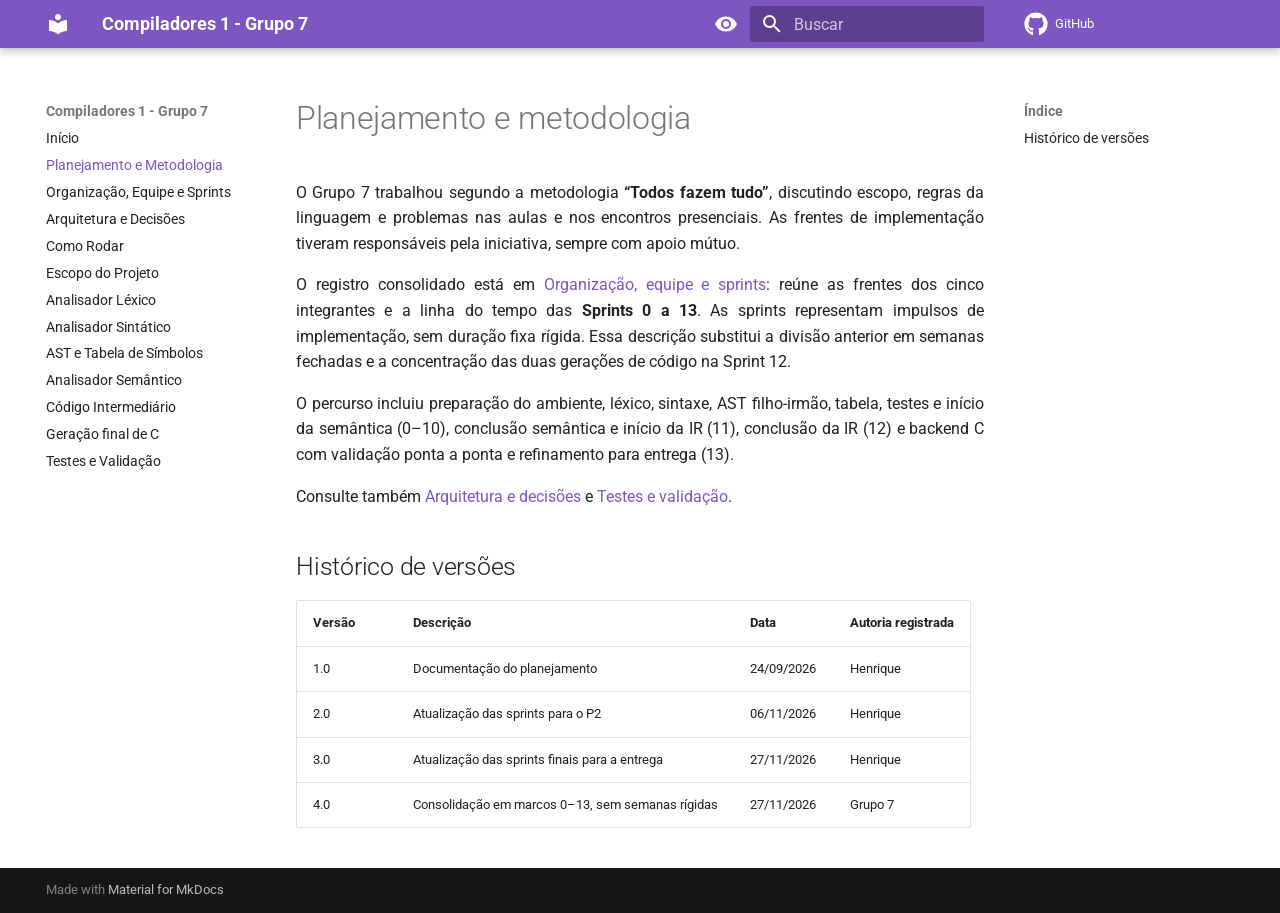
<file: planejamento/index.html>
<!doctype html>
<html lang="pt" class="no-js">
  <head>
    
      <meta charset="utf-8">
      <meta name="viewport" content="width=device-width,initial-scale=1">
      
      
      
        <link rel="canonical" href="https://nicolaszanin06.github.io/Trabalho_Compiladores1/planejamento/">
      
      
        <link rel="prev" href="..">
      
      
        <link rel="next" href="../organizacao-sprints/">
      
      
        
      
      
      <link rel="icon" href="../assets/images/favicon.png">
      <meta name="generator" content="mkdocs-1.6.1, mkdocs-material-9.8.2">
    
    
      
        <title>Planejamento e Metodologia - Compiladores 1 - Grupo 7</title>
      
    
    
      <link rel="stylesheet" href="../assets/stylesheets/main.57a0d79d.min.css">
      
        
        <link rel="stylesheet" href="../assets/stylesheets/palette.fb2fffe2.min.css">
      
      


    
    
      
    
    
      
        
        
        <link rel="preconnect" href="https://fonts.gstatic.com" crossorigin>
        <link rel="stylesheet" href="https://fonts.googleapis.com/css?family=Roboto:300,300i,400,400i,700,700i%7CRoboto+Mono:400,400i,700,700i&display=fallback">
        <style>:root{--md-text-font:"Roboto";--md-code-font:"Roboto Mono"}</style>
      
    
    
      <link rel="stylesheet" href="../stylesheets/extra.css">
    
    <script>__md_scope=new URL("..",location),__md_hash=e=>[...e].reduce(((e,_)=>(e<<5)-e+_.charCodeAt(0)),0),__md_get=(e,_=localStorage,t=__md_scope)=>JSON.parse(_.getItem(t.pathname+"."+e)),__md_set=(e,_,t=localStorage,a=__md_scope)=>{try{t.setItem(a.pathname+"."+e,JSON.stringify(_))}catch(e){}}</script>
    
      

    
    
  </head>
  
  
    
    
      
    
    
    
    
    <body dir="ltr" data-md-color-scheme="default" data-md-color-primary="deep-purple" data-md-color-accent="purple">
  
    
    <input class="md-toggle" data-md-toggle="drawer" type="checkbox" id="__drawer" autocomplete="off">
    <input class="md-toggle" data-md-toggle="search" type="checkbox" id="__search" autocomplete="off">
    <label class="md-overlay" for="__drawer"></label>
    <div data-md-component="skip">
      
        
        <a href="#planejamento-e-metodologia" class="md-skip">
          Pular para conteúdo
        </a>
      
    </div>
    <div data-md-component="announce">
      
    </div>
    
    
      

  

<header class="md-header md-header--shadow" data-md-component="header">
  <nav class="md-header__inner md-grid" aria-label="Cabeçalho">
    <a href=".." title="Compiladores 1 - Grupo 7" class="md-header__button md-logo" aria-label="Compiladores 1 - Grupo 7" data-md-component="logo">
      
  
  <svg xmlns="http://www.w3.org/2000/svg" viewBox="0 0 24 24"><path d="M12 8a3 3 0 0 0 3-3 3 3 0 0 0-3-3 3 3 0 0 0-3 3 3 3 0 0 0 3 3m0 3.54C9.64 9.35 6.5 8 3 8v11c3.5 0 6.64 1.35 9 3.54 2.36-2.19 5.5-3.54 9-3.54V8c-3.5 0-6.64 1.35-9 3.54"/></svg>

    </a>
    <label class="md-header__button md-icon" for="__drawer">
      
      <svg xmlns="http://www.w3.org/2000/svg" viewBox="0 0 24 24"><path d="M3 6h18v2H3zm0 5h18v2H3zm0 5h18v2H3z"/></svg>
    </label>
    <div class="md-header__title" data-md-component="header-title">
      <div class="md-header__ellipsis">
        <div class="md-header__topic">
          <span class="md-ellipsis">
            Compiladores 1 - Grupo 7
          </span>
        </div>
        <div class="md-header__topic" data-md-component="header-topic">
          <span class="md-ellipsis">
            
              Planejamento e Metodologia
            
          </span>
        </div>
      </div>
    </div>
    
      
        <form class="md-header__option" data-md-component="palette">
  
    
    
    
    <input class="md-option" data-md-color-media="" data-md-color-scheme="default" data-md-color-primary="deep-purple" data-md-color-accent="purple"  aria-label="Modo escuro"  type="radio" name="__palette" id="__palette_0">
    
      <label class="md-header__button md-icon" title="Modo escuro" for="__palette_1" hidden>
        <svg xmlns="http://www.w3.org/2000/svg" viewBox="0 0 24 24"><path d="M12 9a3 3 0 0 0-3 3 3 3 0 0 0 3 3 3 3 0 0 0 3-3 3 3 0 0 0-3-3m0 8a5 5 0 0 1-5-5 5 5 0 0 1 5-5 5 5 0 0 1 5 5 5 5 0 0 1-5 5m0-12.5C7 4.5 2.73 7.61 1 12c1.73 4.39 6 7.5 11 7.5s9.27-3.11 11-7.5c-1.73-4.39-6-7.5-11-7.5"/></svg>
      </label>
    
  
    
    
    
    <input class="md-option" data-md-color-media="" data-md-color-scheme="slate" data-md-color-primary="deep-purple" data-md-color-accent="purple"  aria-label="Modo claro"  type="radio" name="__palette" id="__palette_1">
    
      <label class="md-header__button md-icon" title="Modo claro" for="__palette_0" hidden>
        <svg xmlns="http://www.w3.org/2000/svg" viewBox="0 0 24 24"><path d="M12 9a3 3 0 0 1 3 3 3 3 0 0 1-3 3 3 3 0 0 1-3-3 3 3 0 0 1 3-3m0-4.5c5 0 9.27 3.11 11 7.5-1.73 4.39-6 7.5-11 7.5S2.73 16.39 1 12c1.73-4.39 6-7.5 11-7.5M3.18 12a9.821 9.821 0 0 0 17.64 0 9.821 9.821 0 0 0-17.64 0"/></svg>
      </label>
    
  
</form>
      
    
    
      <script>var palette=__md_get("__palette");if(palette&&palette.color){if("(prefers-color-scheme)"===palette.color.media){var media=matchMedia("(prefers-color-scheme: light)"),input=document.querySelector(media.matches?"[data-md-color-media='(prefers-color-scheme: light)']":"[data-md-color-media='(prefers-color-scheme: dark)']");palette.color.media=input.getAttribute("data-md-color-media"),palette.color.scheme=input.getAttribute("data-md-color-scheme"),palette.color.primary=input.getAttribute("data-md-color-primary"),palette.color.accent=input.getAttribute("data-md-color-accent")}for(var[key,value]of Object.entries(palette.color))document.body.setAttribute("data-md-color-"+key,value)}</script>
    
    
    
      
      
        <label class="md-header__button md-icon" for="__search">
          
          <svg xmlns="http://www.w3.org/2000/svg" viewBox="0 0 24 24"><path d="M9.5 3A6.5 6.5 0 0 1 16 9.5c0 1.61-.59 3.09-1.56 4.23l.27.27h.79l5 5-1.5 1.5-5-5v-.79l-.27-.27A6.52 6.52 0 0 1 9.5 16 6.5 6.5 0 0 1 3 9.5 6.5 6.5 0 0 1 9.5 3m0 2C7 5 5 7 5 9.5S7 14 9.5 14 14 12 14 9.5 12 5 9.5 5"/></svg>
        </label>
        <div class="md-search" data-md-component="search" role="dialog">
  <label class="md-search__overlay" for="__search"></label>
  <div class="md-search__inner" role="search">
    <form class="md-search__form" name="search">
      <input type="text" class="md-search__input" name="query" aria-label="Buscar" placeholder="Buscar" autocapitalize="off" autocorrect="off" autocomplete="off" spellcheck="false" data-md-component="search-query" required>
      <label class="md-search__icon md-icon" for="__search">
        
        <svg xmlns="http://www.w3.org/2000/svg" viewBox="0 0 24 24"><path d="M9.5 3A6.5 6.5 0 0 1 16 9.5c0 1.61-.59 3.09-1.56 4.23l.27.27h.79l5 5-1.5 1.5-5-5v-.79l-.27-.27A6.52 6.52 0 0 1 9.5 16 6.5 6.5 0 0 1 3 9.5 6.5 6.5 0 0 1 9.5 3m0 2C7 5 5 7 5 9.5S7 14 9.5 14 14 12 14 9.5 12 5 9.5 5"/></svg>
        
        <svg xmlns="http://www.w3.org/2000/svg" viewBox="0 0 24 24"><path d="M20 11v2H8l5.5 5.5-1.42 1.42L4.16 12l7.92-7.92L13.5 5.5 8 11z"/></svg>
      </label>
      <nav class="md-search__options" aria-label="Pesquisar">
        
        <button type="reset" class="md-search__icon md-icon" title="Limpar" aria-label="Limpar" tabindex="-1">
          
          <svg xmlns="http://www.w3.org/2000/svg" viewBox="0 0 24 24"><path d="M19 6.41 17.59 5 12 10.59 6.41 5 5 6.41 10.59 12 5 17.59 6.41 19 12 13.41 17.59 19 19 17.59 13.41 12z"/></svg>
        </button>
      </nav>
      
    </form>
    <div class="md-search__output">
      <div class="md-search__scrollwrap" tabindex="0" data-md-scrollfix>
        <div class="md-search-result" data-md-component="search-result">
          <div class="md-search-result__meta">
            Inicializando busca
          </div>
          <ol class="md-search-result__list" role="presentation"></ol>
        </div>
      </div>
    </div>
  </div>
</div>
      
    
    
      <div class="md-header__source">
        <a href="https://github.com/nicolaszanin06/Trabalho_Compiladores1" title="Ir para repositório" class="md-source" data-md-component="source">
  <div class="md-source__icon md-icon">
    
    <svg xmlns="http://www.w3.org/2000/svg" viewBox="0 0 512 512"><!--! Font Awesome Free 7.1.0 by @fontawesome - https://fontawesome.com License - https://fontawesome.com/license/free (Icons: CC BY 4.0, Fonts: SIL OFL 1.1, Code: MIT License) Copyright 2025 Fonticons, Inc.--><path d="M173.9 397.4c0 2-2.3 3.6-5.2 3.6-3.3.3-5.6-1.3-5.6-3.6 0-2 2.3-3.6 5.2-3.6 3-.3 5.6 1.3 5.6 3.6m-31.1-4.5c-.7 2 1.3 4.3 4.3 4.9 2.6 1 5.6 0 6.2-2s-1.3-4.3-4.3-5.2c-2.6-.7-5.5.3-6.2 2.3m44.2-1.7c-2.9.7-4.9 2.6-4.6 4.9.3 2 2.9 3.3 5.9 2.6 2.9-.7 4.9-2.6 4.6-4.6-.3-1.9-3-3.2-5.9-2.9M252.8 8C114.1 8 8 113.3 8 252c0 110.9 69.8 205.8 169.5 239.2 12.8 2.3 17.3-5.6 17.3-12.1 0-6.2-.3-40.4-.3-61.4 0 0-70 15-84.7-29.8 0 0-11.4-29.1-27.8-36.6 0 0-22.9-15.7 1.6-15.4 0 0 24.9 2 38.6 25.8 21.9 38.6 58.6 27.5 72.9 20.9 2.3-16 8.8-27.1 16-33.7-55.9-6.2-112.3-14.3-112.3-110.5 0-27.5 7.6-41.3 23.6-58.9-2.6-6.5-11.1-33.3 2.6-67.9 20.9-6.5 69 27 69 27 20-5.6 41.5-8.5 62.8-8.5s42.8 2.9 62.8 8.5c0 0 48.1-33.6 69-27 13.7 34.7 5.2 61.4 2.6 67.9 16 17.7 25.8 31.5 25.8 58.9 0 96.5-58.9 104.2-114.8 110.5 9.2 7.9 17 22.9 17 46.4 0 33.7-.3 75.4-.3 83.6 0 6.5 4.6 14.4 17.3 12.1C436.2 457.8 504 362.9 504 252 504 113.3 391.5 8 252.8 8M105.2 352.9c-1.3 1-1 3.3.7 5.2 1.6 1.6 3.9 2.3 5.2 1 1.3-1 1-3.3-.7-5.2-1.6-1.6-3.9-2.3-5.2-1m-10.8-8.1c-.7 1.3.3 2.9 2.3 3.9 1.6 1 3.6.7 4.3-.7.7-1.3-.3-2.9-2.3-3.9-2-.6-3.6-.3-4.3.7m32.4 35.6c-1.6 1.3-1 4.3 1.3 6.2 2.3 2.3 5.2 2.6 6.5 1 1.3-1.3.7-4.3-1.3-6.2-2.2-2.3-5.2-2.6-6.5-1m-11.4-14.7c-1.6 1-1.6 3.6 0 5.9s4.3 3.3 5.6 2.3c1.6-1.3 1.6-3.9 0-6.2-1.4-2.3-4-3.3-5.6-2"/></svg>
  </div>
  <div class="md-source__repository">
    GitHub
  </div>
</a>
      </div>
    
  </nav>
  
</header>
    
    <div class="md-container" data-md-component="container">
      
      
        
          
        
      
      <main class="md-main" data-md-component="main">
        <div class="md-main__inner md-grid">
          
            
              
              <div class="md-sidebar md-sidebar--primary" data-md-component="sidebar" data-md-type="navigation" >
                <div class="md-sidebar__scrollwrap">
                  <div class="md-sidebar__inner">
                    



<nav class="md-nav md-nav--primary" aria-label="Navegação" data-md-level="0">
  <label class="md-nav__title" for="__drawer">
    <a href=".." title="Compiladores 1 - Grupo 7" class="md-nav__button md-logo" aria-label="Compiladores 1 - Grupo 7" data-md-component="logo">
      
  
  <svg xmlns="http://www.w3.org/2000/svg" viewBox="0 0 24 24"><path d="M12 8a3 3 0 0 0 3-3 3 3 0 0 0-3-3 3 3 0 0 0-3 3 3 3 0 0 0 3 3m0 3.54C9.64 9.35 6.5 8 3 8v11c3.5 0 6.64 1.35 9 3.54 2.36-2.19 5.5-3.54 9-3.54V8c-3.5 0-6.64 1.35-9 3.54"/></svg>

    </a>
    Compiladores 1 - Grupo 7
  </label>
  
    <div class="md-nav__source">
      <a href="https://github.com/nicolaszanin06/Trabalho_Compiladores1" title="Ir para repositório" class="md-source" data-md-component="source">
  <div class="md-source__icon md-icon">
    
    <svg xmlns="http://www.w3.org/2000/svg" viewBox="0 0 512 512"><!--! Font Awesome Free 7.1.0 by @fontawesome - https://fontawesome.com License - https://fontawesome.com/license/free (Icons: CC BY 4.0, Fonts: SIL OFL 1.1, Code: MIT License) Copyright 2025 Fonticons, Inc.--><path d="M173.9 397.4c0 2-2.3 3.6-5.2 3.6-3.3.3-5.6-1.3-5.6-3.6 0-2 2.3-3.6 5.2-3.6 3-.3 5.6 1.3 5.6 3.6m-31.1-4.5c-.7 2 1.3 4.3 4.3 4.9 2.6 1 5.6 0 6.2-2s-1.3-4.3-4.3-5.2c-2.6-.7-5.5.3-6.2 2.3m44.2-1.7c-2.9.7-4.9 2.6-4.6 4.9.3 2 2.9 3.3 5.9 2.6 2.9-.7 4.9-2.6 4.6-4.6-.3-1.9-3-3.2-5.9-2.9M252.8 8C114.1 8 8 113.3 8 252c0 110.9 69.8 205.8 169.5 239.2 12.8 2.3 17.3-5.6 17.3-12.1 0-6.2-.3-40.4-.3-61.4 0 0-70 15-84.7-29.8 0 0-11.4-29.1-27.8-36.6 0 0-22.9-15.7 1.6-15.4 0 0 24.9 2 38.6 25.8 21.9 38.6 58.6 27.5 72.9 20.9 2.3-16 8.8-27.1 16-33.7-55.9-6.2-112.3-14.3-112.3-110.5 0-27.5 7.6-41.3 23.6-58.9-2.6-6.5-11.1-33.3 2.6-67.9 20.9-6.5 69 27 69 27 20-5.6 41.5-8.5 62.8-8.5s42.8 2.9 62.8 8.5c0 0 48.1-33.6 69-27 13.7 34.7 5.2 61.4 2.6 67.9 16 17.7 25.8 31.5 25.8 58.9 0 96.5-58.9 104.2-114.8 110.5 9.2 7.9 17 22.9 17 46.4 0 33.7-.3 75.4-.3 83.6 0 6.5 4.6 14.4 17.3 12.1C436.2 457.8 504 362.9 504 252 504 113.3 391.5 8 252.8 8M105.2 352.9c-1.3 1-1 3.3.7 5.2 1.6 1.6 3.9 2.3 5.2 1 1.3-1 1-3.3-.7-5.2-1.6-1.6-3.9-2.3-5.2-1m-10.8-8.1c-.7 1.3.3 2.9 2.3 3.9 1.6 1 3.6.7 4.3-.7.7-1.3-.3-2.9-2.3-3.9-2-.6-3.6-.3-4.3.7m32.4 35.6c-1.6 1.3-1 4.3 1.3 6.2 2.3 2.3 5.2 2.6 6.5 1 1.3-1.3.7-4.3-1.3-6.2-2.2-2.3-5.2-2.6-6.5-1m-11.4-14.7c-1.6 1-1.6 3.6 0 5.9s4.3 3.3 5.6 2.3c1.6-1.3 1.6-3.9 0-6.2-1.4-2.3-4-3.3-5.6-2"/></svg>
  </div>
  <div class="md-source__repository">
    GitHub
  </div>
</a>
    </div>
  
  <ul class="md-nav__list" data-md-scrollfix>
    
      
      
  
  
  
  
    <li class="md-nav__item">
      <a href=".." class="md-nav__link">
        
  
  
  <span class="md-ellipsis">
    
  
    Início
  

    
  </span>
  
  

      </a>
    </li>
  

    
      
      
  
  
    
  
  
  
    <li class="md-nav__item md-nav__item--active">
      
      <input class="md-nav__toggle md-toggle" type="checkbox" id="__toc">
      
      
        
      
      
        <label class="md-nav__link md-nav__link--active" for="__toc">
          
  
  
  <span class="md-ellipsis">
    
  
    Planejamento e Metodologia
  

    
  </span>
  
  

          <span class="md-nav__icon md-icon"></span>
        </label>
      
      <a href="./" class="md-nav__link md-nav__link--active">
        
  
  
  <span class="md-ellipsis">
    
  
    Planejamento e Metodologia
  

    
  </span>
  
  

      </a>
      
        

<nav class="md-nav md-nav--secondary" aria-label="Índice">
  
  
  
    
  
  
    <label class="md-nav__title" for="__toc">
      <span class="md-nav__icon md-icon"></span>
      Índice
    </label>
    <ul class="md-nav__list" data-md-component="toc" data-md-scrollfix>
      
        <li class="md-nav__item">
  <a href="#historico-de-versoes" class="md-nav__link">
    <span class="md-ellipsis">
      
        Histórico de versões
      
    </span>
  </a>
  
</li>
      
    </ul>
  
</nav>
      
    </li>
  

    
      
      
  
  
  
  
    <li class="md-nav__item">
      <a href="../organizacao-sprints/" class="md-nav__link">
        
  
  
  <span class="md-ellipsis">
    
  
    Organização, Equipe e Sprints
  

    
  </span>
  
  

      </a>
    </li>
  

    
      
      
  
  
  
  
    <li class="md-nav__item">
      <a href="../arquitetura-decisoes/" class="md-nav__link">
        
  
  
  <span class="md-ellipsis">
    
  
    Arquitetura e Decisões
  

    
  </span>
  
  

      </a>
    </li>
  

    
      
      
  
  
  
  
    <li class="md-nav__item">
      <a href="../como-rodar/" class="md-nav__link">
        
  
  
  <span class="md-ellipsis">
    
  
    Como Rodar
  

    
  </span>
  
  

      </a>
    </li>
  

    
      
      
  
  
  
  
    <li class="md-nav__item">
      <a href="../escopo/" class="md-nav__link">
        
  
  
  <span class="md-ellipsis">
    
  
    Escopo do Projeto
  

    
  </span>
  
  

      </a>
    </li>
  

    
      
      
  
  
  
  
    <li class="md-nav__item">
      <a href="../analisador-lexico/" class="md-nav__link">
        
  
  
  <span class="md-ellipsis">
    
  
    Analisador Léxico
  

    
  </span>
  
  

      </a>
    </li>
  

    
      
      
  
  
  
  
    <li class="md-nav__item">
      <a href="../analisador-sintatico/" class="md-nav__link">
        
  
  
  <span class="md-ellipsis">
    
  
    Analisador Sintático
  

    
  </span>
  
  

      </a>
    </li>
  

    
      
      
  
  
  
  
    <li class="md-nav__item">
      <a href="../ast-tabela/" class="md-nav__link">
        
  
  
  <span class="md-ellipsis">
    
  
    AST e Tabela de Símbolos
  

    
  </span>
  
  

      </a>
    </li>
  

    
      
      
  
  
  
  
    <li class="md-nav__item">
      <a href="../analisador-semantico/" class="md-nav__link">
        
  
  
  <span class="md-ellipsis">
    
  
    Analisador Semântico
  

    
  </span>
  
  

      </a>
    </li>
  

    
      
      
  
  
  
  
    <li class="md-nav__item">
      <a href="../codigo-intermediario/" class="md-nav__link">
        
  
  
  <span class="md-ellipsis">
    
  
    Código Intermediário
  

    
  </span>
  
  

      </a>
    </li>
  

    
      
      
  
  
  
  
    <li class="md-nav__item">
      <a href="../geracao-c/" class="md-nav__link">
        
  
  
  <span class="md-ellipsis">
    
  
    Geração final de C
  

    
  </span>
  
  

      </a>
    </li>
  

    
      
      
  
  
  
  
    <li class="md-nav__item">
      <a href="../testes/" class="md-nav__link">
        
  
  
  <span class="md-ellipsis">
    
  
    Testes e Validação
  

    
  </span>
  
  

      </a>
    </li>
  

    
  </ul>
</nav>
                  </div>
                </div>
              </div>
            
            
              
              <div class="md-sidebar md-sidebar--secondary" data-md-component="sidebar" data-md-type="toc" >
                <div class="md-sidebar__scrollwrap">
                  <div class="md-sidebar__inner">
                    

<nav class="md-nav md-nav--secondary" aria-label="Índice">
  
  
  
    
  
  
    <label class="md-nav__title" for="__toc">
      <span class="md-nav__icon md-icon"></span>
      Índice
    </label>
    <ul class="md-nav__list" data-md-component="toc" data-md-scrollfix>
      
        <li class="md-nav__item">
  <a href="#historico-de-versoes" class="md-nav__link">
    <span class="md-ellipsis">
      
        Histórico de versões
      
    </span>
  </a>
  
</li>
      
    </ul>
  
</nav>
                  </div>
                </div>
              </div>
            
          
          
            <div class="md-content" data-md-component="content">
              
              <article class="md-content__inner md-typeset">
                
                  


  
  


<h1 id="planejamento-e-metodologia">Planejamento e metodologia</h1>
<p>O Grupo 7 trabalhou segundo a metodologia <strong>“Todos fazem tudo”</strong>, discutindo escopo, regras da linguagem e problemas nas aulas e nos encontros presenciais. As frentes de implementação tiveram responsáveis pela iniciativa, sempre com apoio mútuo.</p>
<p>O registro consolidado está em <a href="../organizacao-sprints/">Organização, equipe e sprints</a>: reúne as frentes dos cinco integrantes e a linha do tempo das <strong>Sprints 0 a 13</strong>. As sprints representam impulsos de implementação, sem duração fixa rígida. Essa descrição substitui a divisão anterior em semanas fechadas e a concentração das duas gerações de código na Sprint 12.</p>
<p>O percurso incluiu preparação do ambiente, léxico, sintaxe, AST filho-irmão, tabela, testes e início da semântica (0–10), conclusão semântica e início da IR (11), conclusão da IR (12) e backend C com validação ponta a ponta e refinamento para entrega (13).</p>
<p>Consulte também <a href="../arquitetura-decisoes/">Arquitetura e decisões</a> e <a href="../testes/">Testes e validação</a>.</p>
<h2 id="historico-de-versoes">Histórico de versões</h2>
<table>
<thead>
<tr>
<th>Versão</th>
<th>Descrição</th>
<th>Data</th>
<th>Autoria registrada</th>
</tr>
</thead>
<tbody>
<tr>
<td>1.0</td>
<td>Documentação do planejamento</td>
<td>24/09/2026</td>
<td>Henrique</td>
</tr>
<tr>
<td>2.0</td>
<td>Atualização das sprints para o P2</td>
<td>06/11/2026</td>
<td>Henrique</td>
</tr>
<tr>
<td>3.0</td>
<td>Atualização das sprints finais para a entrega</td>
<td>27/11/2026</td>
<td>Henrique</td>
</tr>
<tr>
<td>4.0</td>
<td>Consolidação em marcos 0–13, sem semanas rígidas</td>
<td>27/11/2026</td>
<td>Grupo 7</td>
</tr>
</tbody>
</table>












                
              </article>
            </div>
          
          
<script>var target=document.getElementById(location.hash.slice(1));target&&target.name&&(target.checked=target.name.startsWith("__tabbed_"))</script>
        </div>
        
      </main>
      
        <footer class="md-footer">
  
  <div class="md-footer-meta md-typeset">
    <div class="md-footer-meta__inner md-grid">
      <div class="md-copyright">
  
  
    Made with
    <a href="https://squidfunk.github.io/mkdocs-material/" target="_blank" rel="noopener">
      Material for MkDocs
    </a>
  
</div>
      
    </div>
  </div>
</footer>
      
    </div>
    <div class="md-dialog" data-md-component="dialog">
      <div class="md-dialog__inner md-typeset"></div>
    </div>
    
    
    
      
      
      <script id="__config" type="application/json">{"annotate": null, "base": "..", "features": [], "search": "../assets/javascripts/workers/search.a7633da7.min.js", "tags": null, "translations": {"clipboard.copied": "Copiado para \u00e1rea de transfer\u00eancia", "clipboard.copy": "Copiar para \u00e1rea de transfer\u00eancia", "search.result.more.one": "mais 1 nesta p\u00e1gina", "search.result.more.other": "# mais nesta p\u00e1gina", "search.result.none": "Nenhum documento encontrado", "search.result.one": "1 documento encontrado", "search.result.other": "# documentos encontrados", "search.result.placeholder": "Digite para iniciar a busca", "search.result.term.missing": "Ausente", "select.version": "Selecione a vers\u00e3o"}, "version": null}</script>
    
    
      <script src="../assets/javascripts/bundle.a5f9d56c.min.js"></script>
      
    
  </body>
</html>
</file>
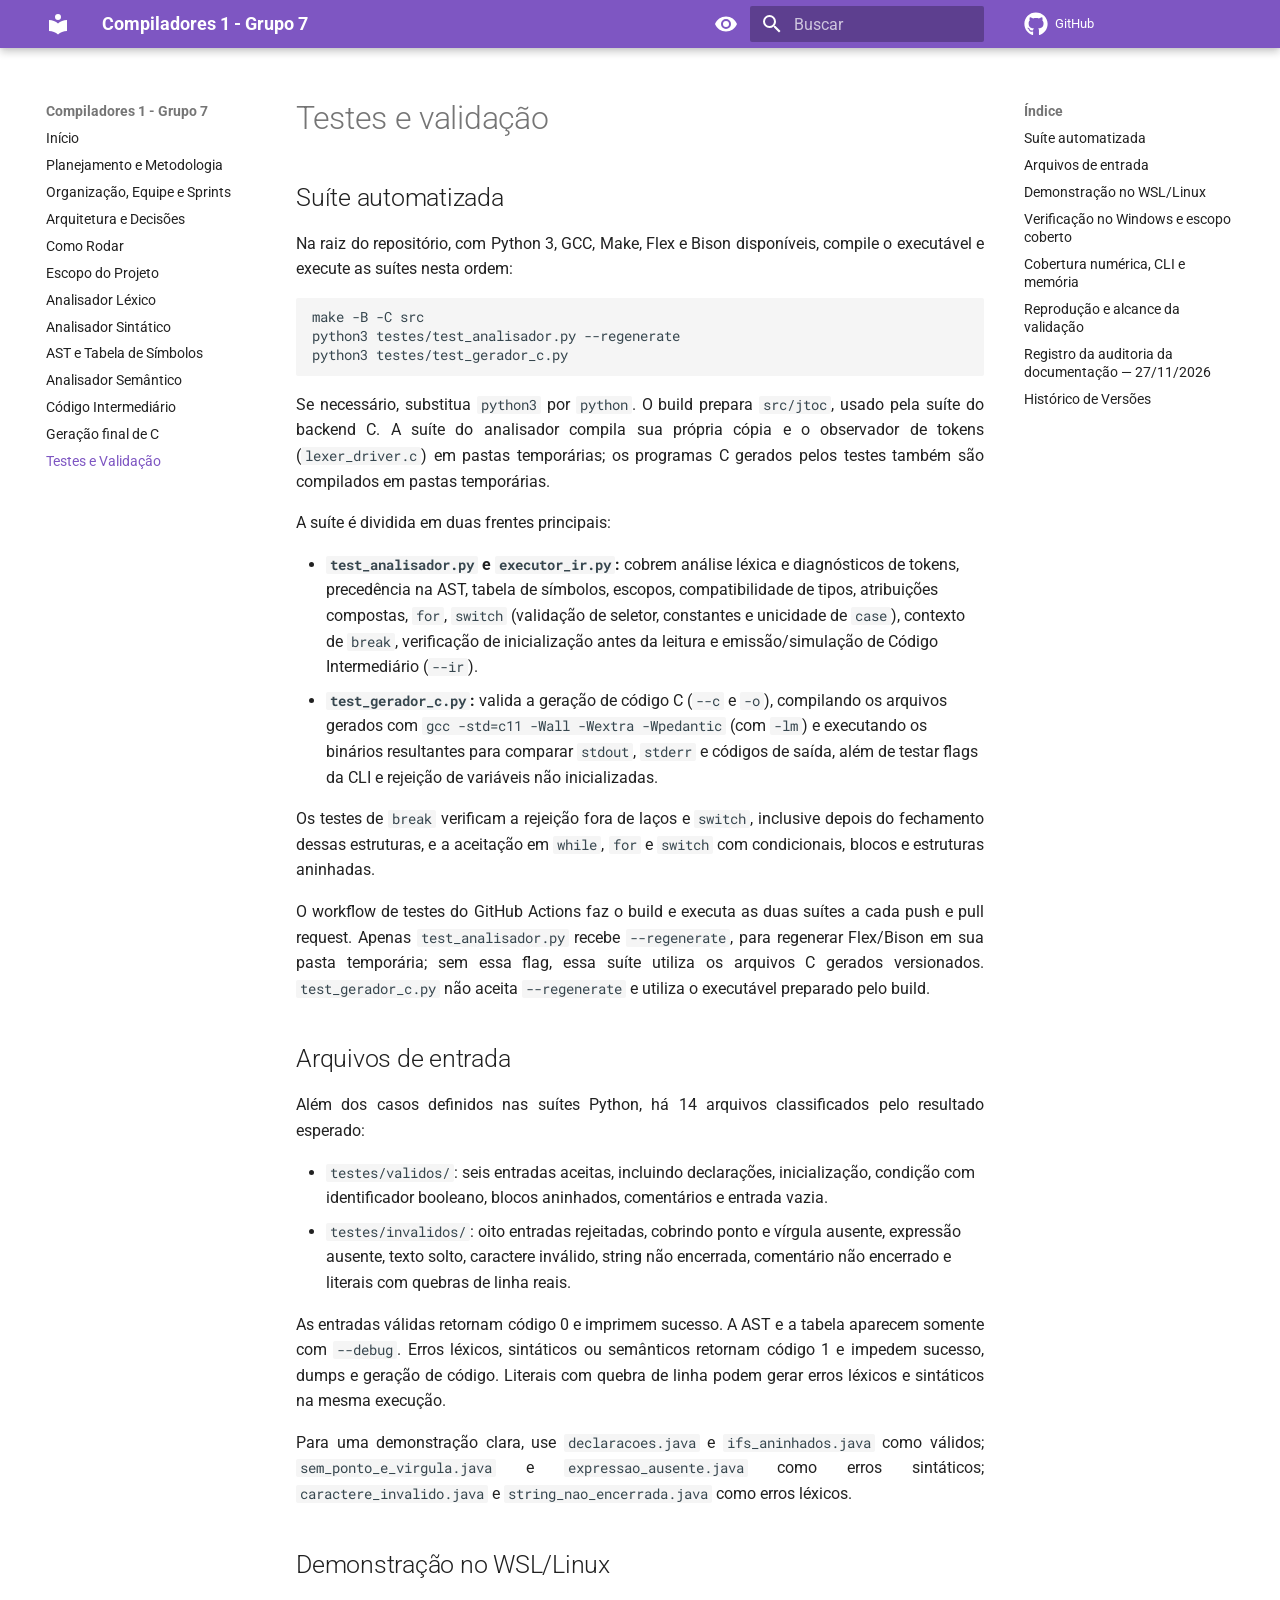
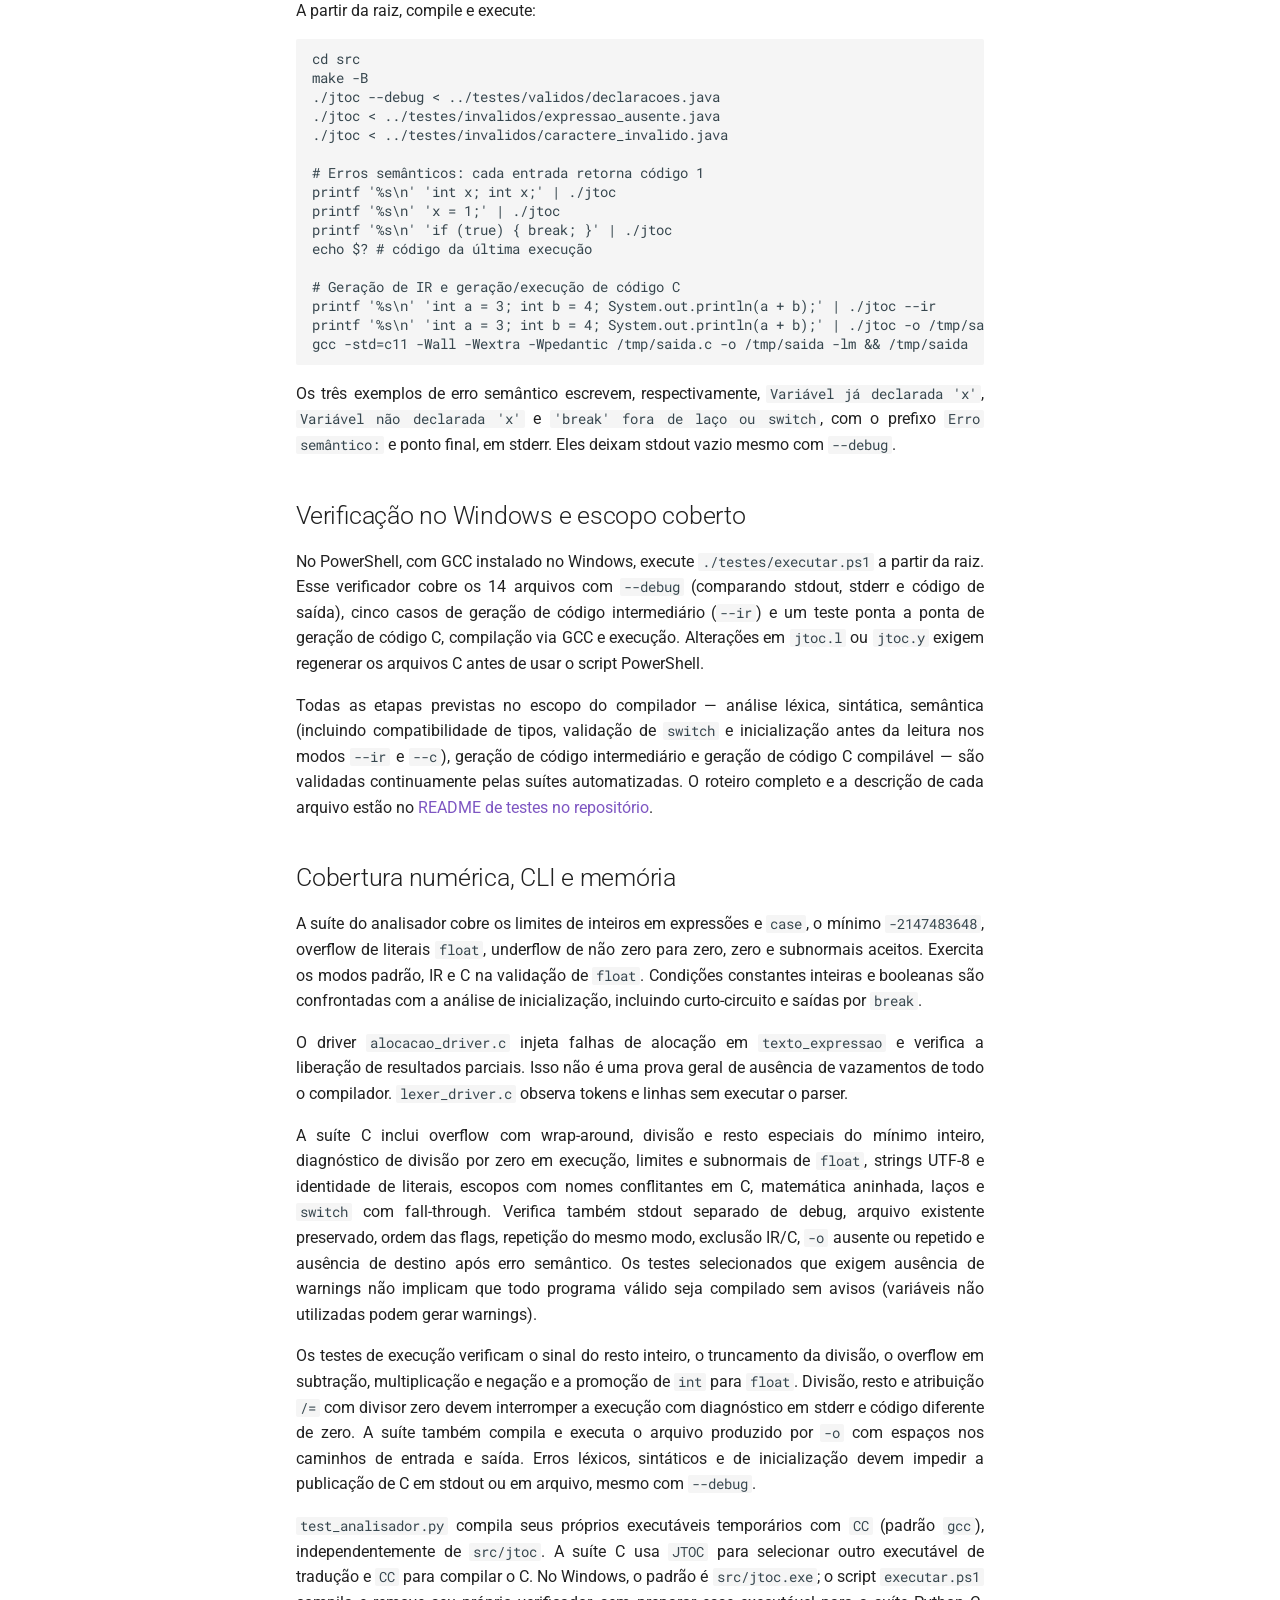
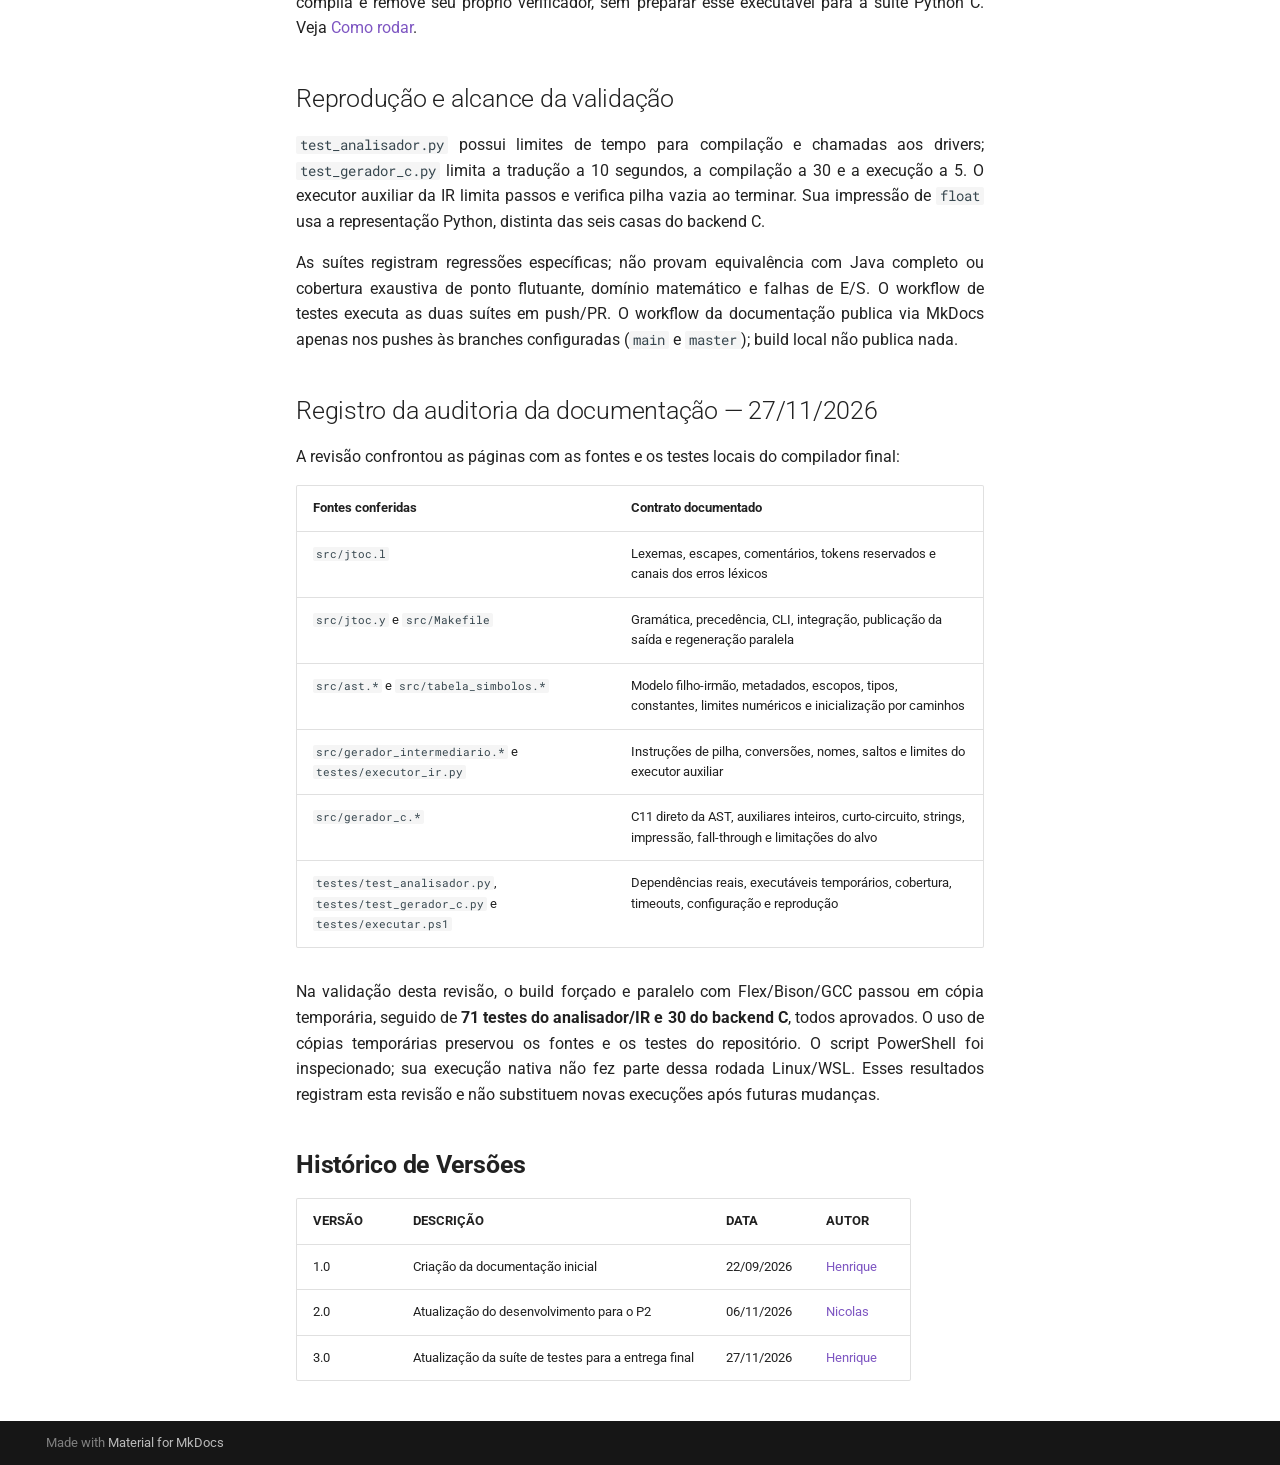
<file: testes/index.html>
<!doctype html>
<html lang="pt" class="no-js">
  <head>
    
      <meta charset="utf-8">
      <meta name="viewport" content="width=device-width,initial-scale=1">
      
      
      
        <link rel="canonical" href="https://nicolaszanin06.github.io/Trabalho_Compiladores1/testes/">
      
      
        <link rel="prev" href="../geracao-c/">
      
      
      
        
      
      
      <link rel="icon" href="../assets/images/favicon.png">
      <meta name="generator" content="mkdocs-1.6.1, mkdocs-material-9.8.2">
    
    
      
        <title>Testes e Validação - Compiladores 1 - Grupo 7</title>
      
    
    
      <link rel="stylesheet" href="../assets/stylesheets/main.57a0d79d.min.css">
      
        
        <link rel="stylesheet" href="../assets/stylesheets/palette.fb2fffe2.min.css">
      
      


    
    
      
    
    
      
        
        
        <link rel="preconnect" href="https://fonts.gstatic.com" crossorigin>
        <link rel="stylesheet" href="https://fonts.googleapis.com/css?family=Roboto:300,300i,400,400i,700,700i%7CRoboto+Mono:400,400i,700,700i&display=fallback">
        <style>:root{--md-text-font:"Roboto";--md-code-font:"Roboto Mono"}</style>
      
    
    
      <link rel="stylesheet" href="../stylesheets/extra.css">
    
    <script>__md_scope=new URL("..",location),__md_hash=e=>[...e].reduce(((e,_)=>(e<<5)-e+_.charCodeAt(0)),0),__md_get=(e,_=localStorage,t=__md_scope)=>JSON.parse(_.getItem(t.pathname+"."+e)),__md_set=(e,_,t=localStorage,a=__md_scope)=>{try{t.setItem(a.pathname+"."+e,JSON.stringify(_))}catch(e){}}</script>
    
      

    
    
  </head>
  
  
    
    
      
    
    
    
    
    <body dir="ltr" data-md-color-scheme="default" data-md-color-primary="deep-purple" data-md-color-accent="purple">
  
    
    <input class="md-toggle" data-md-toggle="drawer" type="checkbox" id="__drawer" autocomplete="off">
    <input class="md-toggle" data-md-toggle="search" type="checkbox" id="__search" autocomplete="off">
    <label class="md-overlay" for="__drawer"></label>
    <div data-md-component="skip">
      
        
        <a href="#testes-e-validacao" class="md-skip">
          Pular para conteúdo
        </a>
      
    </div>
    <div data-md-component="announce">
      
    </div>
    
    
      

  

<header class="md-header md-header--shadow" data-md-component="header">
  <nav class="md-header__inner md-grid" aria-label="Cabeçalho">
    <a href=".." title="Compiladores 1 - Grupo 7" class="md-header__button md-logo" aria-label="Compiladores 1 - Grupo 7" data-md-component="logo">
      
  
  <svg xmlns="http://www.w3.org/2000/svg" viewBox="0 0 24 24"><path d="M12 8a3 3 0 0 0 3-3 3 3 0 0 0-3-3 3 3 0 0 0-3 3 3 3 0 0 0 3 3m0 3.54C9.64 9.35 6.5 8 3 8v11c3.5 0 6.64 1.35 9 3.54 2.36-2.19 5.5-3.54 9-3.54V8c-3.5 0-6.64 1.35-9 3.54"/></svg>

    </a>
    <label class="md-header__button md-icon" for="__drawer">
      
      <svg xmlns="http://www.w3.org/2000/svg" viewBox="0 0 24 24"><path d="M3 6h18v2H3zm0 5h18v2H3zm0 5h18v2H3z"/></svg>
    </label>
    <div class="md-header__title" data-md-component="header-title">
      <div class="md-header__ellipsis">
        <div class="md-header__topic">
          <span class="md-ellipsis">
            Compiladores 1 - Grupo 7
          </span>
        </div>
        <div class="md-header__topic" data-md-component="header-topic">
          <span class="md-ellipsis">
            
              Testes e Validação
            
          </span>
        </div>
      </div>
    </div>
    
      
        <form class="md-header__option" data-md-component="palette">
  
    
    
    
    <input class="md-option" data-md-color-media="" data-md-color-scheme="default" data-md-color-primary="deep-purple" data-md-color-accent="purple"  aria-label="Modo escuro"  type="radio" name="__palette" id="__palette_0">
    
      <label class="md-header__button md-icon" title="Modo escuro" for="__palette_1" hidden>
        <svg xmlns="http://www.w3.org/2000/svg" viewBox="0 0 24 24"><path d="M12 9a3 3 0 0 0-3 3 3 3 0 0 0 3 3 3 3 0 0 0 3-3 3 3 0 0 0-3-3m0 8a5 5 0 0 1-5-5 5 5 0 0 1 5-5 5 5 0 0 1 5 5 5 5 0 0 1-5 5m0-12.5C7 4.5 2.73 7.61 1 12c1.73 4.39 6 7.5 11 7.5s9.27-3.11 11-7.5c-1.73-4.39-6-7.5-11-7.5"/></svg>
      </label>
    
  
    
    
    
    <input class="md-option" data-md-color-media="" data-md-color-scheme="slate" data-md-color-primary="deep-purple" data-md-color-accent="purple"  aria-label="Modo claro"  type="radio" name="__palette" id="__palette_1">
    
      <label class="md-header__button md-icon" title="Modo claro" for="__palette_0" hidden>
        <svg xmlns="http://www.w3.org/2000/svg" viewBox="0 0 24 24"><path d="M12 9a3 3 0 0 1 3 3 3 3 0 0 1-3 3 3 3 0 0 1-3-3 3 3 0 0 1 3-3m0-4.5c5 0 9.27 3.11 11 7.5-1.73 4.39-6 7.5-11 7.5S2.73 16.39 1 12c1.73-4.39 6-7.5 11-7.5M3.18 12a9.821 9.821 0 0 0 17.64 0 9.821 9.821 0 0 0-17.64 0"/></svg>
      </label>
    
  
</form>
      
    
    
      <script>var palette=__md_get("__palette");if(palette&&palette.color){if("(prefers-color-scheme)"===palette.color.media){var media=matchMedia("(prefers-color-scheme: light)"),input=document.querySelector(media.matches?"[data-md-color-media='(prefers-color-scheme: light)']":"[data-md-color-media='(prefers-color-scheme: dark)']");palette.color.media=input.getAttribute("data-md-color-media"),palette.color.scheme=input.getAttribute("data-md-color-scheme"),palette.color.primary=input.getAttribute("data-md-color-primary"),palette.color.accent=input.getAttribute("data-md-color-accent")}for(var[key,value]of Object.entries(palette.color))document.body.setAttribute("data-md-color-"+key,value)}</script>
    
    
    
      
      
        <label class="md-header__button md-icon" for="__search">
          
          <svg xmlns="http://www.w3.org/2000/svg" viewBox="0 0 24 24"><path d="M9.5 3A6.5 6.5 0 0 1 16 9.5c0 1.61-.59 3.09-1.56 4.23l.27.27h.79l5 5-1.5 1.5-5-5v-.79l-.27-.27A6.52 6.52 0 0 1 9.5 16 6.5 6.5 0 0 1 3 9.5 6.5 6.5 0 0 1 9.5 3m0 2C7 5 5 7 5 9.5S7 14 9.5 14 14 12 14 9.5 12 5 9.5 5"/></svg>
        </label>
        <div class="md-search" data-md-component="search" role="dialog">
  <label class="md-search__overlay" for="__search"></label>
  <div class="md-search__inner" role="search">
    <form class="md-search__form" name="search">
      <input type="text" class="md-search__input" name="query" aria-label="Buscar" placeholder="Buscar" autocapitalize="off" autocorrect="off" autocomplete="off" spellcheck="false" data-md-component="search-query" required>
      <label class="md-search__icon md-icon" for="__search">
        
        <svg xmlns="http://www.w3.org/2000/svg" viewBox="0 0 24 24"><path d="M9.5 3A6.5 6.5 0 0 1 16 9.5c0 1.61-.59 3.09-1.56 4.23l.27.27h.79l5 5-1.5 1.5-5-5v-.79l-.27-.27A6.52 6.52 0 0 1 9.5 16 6.5 6.5 0 0 1 3 9.5 6.5 6.5 0 0 1 9.5 3m0 2C7 5 5 7 5 9.5S7 14 9.5 14 14 12 14 9.5 12 5 9.5 5"/></svg>
        
        <svg xmlns="http://www.w3.org/2000/svg" viewBox="0 0 24 24"><path d="M20 11v2H8l5.5 5.5-1.42 1.42L4.16 12l7.92-7.92L13.5 5.5 8 11z"/></svg>
      </label>
      <nav class="md-search__options" aria-label="Pesquisar">
        
        <button type="reset" class="md-search__icon md-icon" title="Limpar" aria-label="Limpar" tabindex="-1">
          
          <svg xmlns="http://www.w3.org/2000/svg" viewBox="0 0 24 24"><path d="M19 6.41 17.59 5 12 10.59 6.41 5 5 6.41 10.59 12 5 17.59 6.41 19 12 13.41 17.59 19 19 17.59 13.41 12z"/></svg>
        </button>
      </nav>
      
    </form>
    <div class="md-search__output">
      <div class="md-search__scrollwrap" tabindex="0" data-md-scrollfix>
        <div class="md-search-result" data-md-component="search-result">
          <div class="md-search-result__meta">
            Inicializando busca
          </div>
          <ol class="md-search-result__list" role="presentation"></ol>
        </div>
      </div>
    </div>
  </div>
</div>
      
    
    
      <div class="md-header__source">
        <a href="https://github.com/nicolaszanin06/Trabalho_Compiladores1" title="Ir para repositório" class="md-source" data-md-component="source">
  <div class="md-source__icon md-icon">
    
    <svg xmlns="http://www.w3.org/2000/svg" viewBox="0 0 512 512"><!--! Font Awesome Free 7.1.0 by @fontawesome - https://fontawesome.com License - https://fontawesome.com/license/free (Icons: CC BY 4.0, Fonts: SIL OFL 1.1, Code: MIT License) Copyright 2025 Fonticons, Inc.--><path d="M173.9 397.4c0 2-2.3 3.6-5.2 3.6-3.3.3-5.6-1.3-5.6-3.6 0-2 2.3-3.6 5.2-3.6 3-.3 5.6 1.3 5.6 3.6m-31.1-4.5c-.7 2 1.3 4.3 4.3 4.9 2.6 1 5.6 0 6.2-2s-1.3-4.3-4.3-5.2c-2.6-.7-5.5.3-6.2 2.3m44.2-1.7c-2.9.7-4.9 2.6-4.6 4.9.3 2 2.9 3.3 5.9 2.6 2.9-.7 4.9-2.6 4.6-4.6-.3-1.9-3-3.2-5.9-2.9M252.8 8C114.1 8 8 113.3 8 252c0 110.9 69.8 205.8 169.5 239.2 12.8 2.3 17.3-5.6 17.3-12.1 0-6.2-.3-40.4-.3-61.4 0 0-70 15-84.7-29.8 0 0-11.4-29.1-27.8-36.6 0 0-22.9-15.7 1.6-15.4 0 0 24.9 2 38.6 25.8 21.9 38.6 58.6 27.5 72.9 20.9 2.3-16 8.8-27.1 16-33.7-55.9-6.2-112.3-14.3-112.3-110.5 0-27.5 7.6-41.3 23.6-58.9-2.6-6.5-11.1-33.3 2.6-67.9 20.9-6.5 69 27 69 27 20-5.6 41.5-8.5 62.8-8.5s42.8 2.9 62.8 8.5c0 0 48.1-33.6 69-27 13.7 34.7 5.2 61.4 2.6 67.9 16 17.7 25.8 31.5 25.8 58.9 0 96.5-58.9 104.2-114.8 110.5 9.2 7.9 17 22.9 17 46.4 0 33.7-.3 75.4-.3 83.6 0 6.5 4.6 14.4 17.3 12.1C436.2 457.8 504 362.9 504 252 504 113.3 391.5 8 252.8 8M105.2 352.9c-1.3 1-1 3.3.7 5.2 1.6 1.6 3.9 2.3 5.2 1 1.3-1 1-3.3-.7-5.2-1.6-1.6-3.9-2.3-5.2-1m-10.8-8.1c-.7 1.3.3 2.9 2.3 3.9 1.6 1 3.6.7 4.3-.7.7-1.3-.3-2.9-2.3-3.9-2-.6-3.6-.3-4.3.7m32.4 35.6c-1.6 1.3-1 4.3 1.3 6.2 2.3 2.3 5.2 2.6 6.5 1 1.3-1.3.7-4.3-1.3-6.2-2.2-2.3-5.2-2.6-6.5-1m-11.4-14.7c-1.6 1-1.6 3.6 0 5.9s4.3 3.3 5.6 2.3c1.6-1.3 1.6-3.9 0-6.2-1.4-2.3-4-3.3-5.6-2"/></svg>
  </div>
  <div class="md-source__repository">
    GitHub
  </div>
</a>
      </div>
    
  </nav>
  
</header>
    
    <div class="md-container" data-md-component="container">
      
      
        
          
        
      
      <main class="md-main" data-md-component="main">
        <div class="md-main__inner md-grid">
          
            
              
              <div class="md-sidebar md-sidebar--primary" data-md-component="sidebar" data-md-type="navigation" >
                <div class="md-sidebar__scrollwrap">
                  <div class="md-sidebar__inner">
                    



<nav class="md-nav md-nav--primary" aria-label="Navegação" data-md-level="0">
  <label class="md-nav__title" for="__drawer">
    <a href=".." title="Compiladores 1 - Grupo 7" class="md-nav__button md-logo" aria-label="Compiladores 1 - Grupo 7" data-md-component="logo">
      
  
  <svg xmlns="http://www.w3.org/2000/svg" viewBox="0 0 24 24"><path d="M12 8a3 3 0 0 0 3-3 3 3 0 0 0-3-3 3 3 0 0 0-3 3 3 3 0 0 0 3 3m0 3.54C9.64 9.35 6.5 8 3 8v11c3.5 0 6.64 1.35 9 3.54 2.36-2.19 5.5-3.54 9-3.54V8c-3.5 0-6.64 1.35-9 3.54"/></svg>

    </a>
    Compiladores 1 - Grupo 7
  </label>
  
    <div class="md-nav__source">
      <a href="https://github.com/nicolaszanin06/Trabalho_Compiladores1" title="Ir para repositório" class="md-source" data-md-component="source">
  <div class="md-source__icon md-icon">
    
    <svg xmlns="http://www.w3.org/2000/svg" viewBox="0 0 512 512"><!--! Font Awesome Free 7.1.0 by @fontawesome - https://fontawesome.com License - https://fontawesome.com/license/free (Icons: CC BY 4.0, Fonts: SIL OFL 1.1, Code: MIT License) Copyright 2025 Fonticons, Inc.--><path d="M173.9 397.4c0 2-2.3 3.6-5.2 3.6-3.3.3-5.6-1.3-5.6-3.6 0-2 2.3-3.6 5.2-3.6 3-.3 5.6 1.3 5.6 3.6m-31.1-4.5c-.7 2 1.3 4.3 4.3 4.9 2.6 1 5.6 0 6.2-2s-1.3-4.3-4.3-5.2c-2.6-.7-5.5.3-6.2 2.3m44.2-1.7c-2.9.7-4.9 2.6-4.6 4.9.3 2 2.9 3.3 5.9 2.6 2.9-.7 4.9-2.6 4.6-4.6-.3-1.9-3-3.2-5.9-2.9M252.8 8C114.1 8 8 113.3 8 252c0 110.9 69.8 205.8 169.5 239.2 12.8 2.3 17.3-5.6 17.3-12.1 0-6.2-.3-40.4-.3-61.4 0 0-70 15-84.7-29.8 0 0-11.4-29.1-27.8-36.6 0 0-22.9-15.7 1.6-15.4 0 0 24.9 2 38.6 25.8 21.9 38.6 58.6 27.5 72.9 20.9 2.3-16 8.8-27.1 16-33.7-55.9-6.2-112.3-14.3-112.3-110.5 0-27.5 7.6-41.3 23.6-58.9-2.6-6.5-11.1-33.3 2.6-67.9 20.9-6.5 69 27 69 27 20-5.6 41.5-8.5 62.8-8.5s42.8 2.9 62.8 8.5c0 0 48.1-33.6 69-27 13.7 34.7 5.2 61.4 2.6 67.9 16 17.7 25.8 31.5 25.8 58.9 0 96.5-58.9 104.2-114.8 110.5 9.2 7.9 17 22.9 17 46.4 0 33.7-.3 75.4-.3 83.6 0 6.5 4.6 14.4 17.3 12.1C436.2 457.8 504 362.9 504 252 504 113.3 391.5 8 252.8 8M105.2 352.9c-1.3 1-1 3.3.7 5.2 1.6 1.6 3.9 2.3 5.2 1 1.3-1 1-3.3-.7-5.2-1.6-1.6-3.9-2.3-5.2-1m-10.8-8.1c-.7 1.3.3 2.9 2.3 3.9 1.6 1 3.6.7 4.3-.7.7-1.3-.3-2.9-2.3-3.9-2-.6-3.6-.3-4.3.7m32.4 35.6c-1.6 1.3-1 4.3 1.3 6.2 2.3 2.3 5.2 2.6 6.5 1 1.3-1.3.7-4.3-1.3-6.2-2.2-2.3-5.2-2.6-6.5-1m-11.4-14.7c-1.6 1-1.6 3.6 0 5.9s4.3 3.3 5.6 2.3c1.6-1.3 1.6-3.9 0-6.2-1.4-2.3-4-3.3-5.6-2"/></svg>
  </div>
  <div class="md-source__repository">
    GitHub
  </div>
</a>
    </div>
  
  <ul class="md-nav__list" data-md-scrollfix>
    
      
      
  
  
  
  
    <li class="md-nav__item">
      <a href=".." class="md-nav__link">
        
  
  
  <span class="md-ellipsis">
    
  
    Início
  

    
  </span>
  
  

      </a>
    </li>
  

    
      
      
  
  
  
  
    <li class="md-nav__item">
      <a href="../planejamento/" class="md-nav__link">
        
  
  
  <span class="md-ellipsis">
    
  
    Planejamento e Metodologia
  

    
  </span>
  
  

      </a>
    </li>
  

    
      
      
  
  
  
  
    <li class="md-nav__item">
      <a href="../organizacao-sprints/" class="md-nav__link">
        
  
  
  <span class="md-ellipsis">
    
  
    Organização, Equipe e Sprints
  

    
  </span>
  
  

      </a>
    </li>
  

    
      
      
  
  
  
  
    <li class="md-nav__item">
      <a href="../arquitetura-decisoes/" class="md-nav__link">
        
  
  
  <span class="md-ellipsis">
    
  
    Arquitetura e Decisões
  

    
  </span>
  
  

      </a>
    </li>
  

    
      
      
  
  
  
  
    <li class="md-nav__item">
      <a href="../como-rodar/" class="md-nav__link">
        
  
  
  <span class="md-ellipsis">
    
  
    Como Rodar
  

    
  </span>
  
  

      </a>
    </li>
  

    
      
      
  
  
  
  
    <li class="md-nav__item">
      <a href="../escopo/" class="md-nav__link">
        
  
  
  <span class="md-ellipsis">
    
  
    Escopo do Projeto
  

    
  </span>
  
  

      </a>
    </li>
  

    
      
      
  
  
  
  
    <li class="md-nav__item">
      <a href="../analisador-lexico/" class="md-nav__link">
        
  
  
  <span class="md-ellipsis">
    
  
    Analisador Léxico
  

    
  </span>
  
  

      </a>
    </li>
  

    
      
      
  
  
  
  
    <li class="md-nav__item">
      <a href="../analisador-sintatico/" class="md-nav__link">
        
  
  
  <span class="md-ellipsis">
    
  
    Analisador Sintático
  

    
  </span>
  
  

      </a>
    </li>
  

    
      
      
  
  
  
  
    <li class="md-nav__item">
      <a href="../ast-tabela/" class="md-nav__link">
        
  
  
  <span class="md-ellipsis">
    
  
    AST e Tabela de Símbolos
  

    
  </span>
  
  

      </a>
    </li>
  

    
      
      
  
  
  
  
    <li class="md-nav__item">
      <a href="../analisador-semantico/" class="md-nav__link">
        
  
  
  <span class="md-ellipsis">
    
  
    Analisador Semântico
  

    
  </span>
  
  

      </a>
    </li>
  

    
      
      
  
  
  
  
    <li class="md-nav__item">
      <a href="../codigo-intermediario/" class="md-nav__link">
        
  
  
  <span class="md-ellipsis">
    
  
    Código Intermediário
  

    
  </span>
  
  

      </a>
    </li>
  

    
      
      
  
  
  
  
    <li class="md-nav__item">
      <a href="../geracao-c/" class="md-nav__link">
        
  
  
  <span class="md-ellipsis">
    
  
    Geração final de C
  

    
  </span>
  
  

      </a>
    </li>
  

    
      
      
  
  
    
  
  
  
    <li class="md-nav__item md-nav__item--active">
      
      <input class="md-nav__toggle md-toggle" type="checkbox" id="__toc">
      
      
        
      
      
        <label class="md-nav__link md-nav__link--active" for="__toc">
          
  
  
  <span class="md-ellipsis">
    
  
    Testes e Validação
  

    
  </span>
  
  

          <span class="md-nav__icon md-icon"></span>
        </label>
      
      <a href="./" class="md-nav__link md-nav__link--active">
        
  
  
  <span class="md-ellipsis">
    
  
    Testes e Validação
  

    
  </span>
  
  

      </a>
      
        

<nav class="md-nav md-nav--secondary" aria-label="Índice">
  
  
  
    
  
  
    <label class="md-nav__title" for="__toc">
      <span class="md-nav__icon md-icon"></span>
      Índice
    </label>
    <ul class="md-nav__list" data-md-component="toc" data-md-scrollfix>
      
        <li class="md-nav__item">
  <a href="#suite-automatizada" class="md-nav__link">
    <span class="md-ellipsis">
      
        Suíte automatizada
      
    </span>
  </a>
  
</li>
      
        <li class="md-nav__item">
  <a href="#arquivos-de-entrada" class="md-nav__link">
    <span class="md-ellipsis">
      
        Arquivos de entrada
      
    </span>
  </a>
  
</li>
      
        <li class="md-nav__item">
  <a href="#demonstracao-no-wsllinux" class="md-nav__link">
    <span class="md-ellipsis">
      
        Demonstração no WSL/Linux
      
    </span>
  </a>
  
</li>
      
        <li class="md-nav__item">
  <a href="#verificacao-no-windows-e-escopo-coberto" class="md-nav__link">
    <span class="md-ellipsis">
      
        Verificação no Windows e escopo coberto
      
    </span>
  </a>
  
</li>
      
        <li class="md-nav__item">
  <a href="#cobertura-numerica-cli-e-memoria" class="md-nav__link">
    <span class="md-ellipsis">
      
        Cobertura numérica, CLI e memória
      
    </span>
  </a>
  
</li>
      
        <li class="md-nav__item">
  <a href="#reproducao-e-alcance-da-validacao" class="md-nav__link">
    <span class="md-ellipsis">
      
        Reprodução e alcance da validação
      
    </span>
  </a>
  
</li>
      
        <li class="md-nav__item">
  <a href="#registro-da-auditoria-da-documentacao-27112026" class="md-nav__link">
    <span class="md-ellipsis">
      
        Registro da auditoria da documentação — 27/11/2026
      
    </span>
  </a>
  
</li>
      
        <li class="md-nav__item">
  <a href="#historico-de-versoes" class="md-nav__link">
    <span class="md-ellipsis">
      
        Histórico de Versões
      
    </span>
  </a>
  
</li>
      
    </ul>
  
</nav>
      
    </li>
  

    
  </ul>
</nav>
                  </div>
                </div>
              </div>
            
            
              
              <div class="md-sidebar md-sidebar--secondary" data-md-component="sidebar" data-md-type="toc" >
                <div class="md-sidebar__scrollwrap">
                  <div class="md-sidebar__inner">
                    

<nav class="md-nav md-nav--secondary" aria-label="Índice">
  
  
  
    
  
  
    <label class="md-nav__title" for="__toc">
      <span class="md-nav__icon md-icon"></span>
      Índice
    </label>
    <ul class="md-nav__list" data-md-component="toc" data-md-scrollfix>
      
        <li class="md-nav__item">
  <a href="#suite-automatizada" class="md-nav__link">
    <span class="md-ellipsis">
      
        Suíte automatizada
      
    </span>
  </a>
  
</li>
      
        <li class="md-nav__item">
  <a href="#arquivos-de-entrada" class="md-nav__link">
    <span class="md-ellipsis">
      
        Arquivos de entrada
      
    </span>
  </a>
  
</li>
      
        <li class="md-nav__item">
  <a href="#demonstracao-no-wsllinux" class="md-nav__link">
    <span class="md-ellipsis">
      
        Demonstração no WSL/Linux
      
    </span>
  </a>
  
</li>
      
        <li class="md-nav__item">
  <a href="#verificacao-no-windows-e-escopo-coberto" class="md-nav__link">
    <span class="md-ellipsis">
      
        Verificação no Windows e escopo coberto
      
    </span>
  </a>
  
</li>
      
        <li class="md-nav__item">
  <a href="#cobertura-numerica-cli-e-memoria" class="md-nav__link">
    <span class="md-ellipsis">
      
        Cobertura numérica, CLI e memória
      
    </span>
  </a>
  
</li>
      
        <li class="md-nav__item">
  <a href="#reproducao-e-alcance-da-validacao" class="md-nav__link">
    <span class="md-ellipsis">
      
        Reprodução e alcance da validação
      
    </span>
  </a>
  
</li>
      
        <li class="md-nav__item">
  <a href="#registro-da-auditoria-da-documentacao-27112026" class="md-nav__link">
    <span class="md-ellipsis">
      
        Registro da auditoria da documentação — 27/11/2026
      
    </span>
  </a>
  
</li>
      
        <li class="md-nav__item">
  <a href="#historico-de-versoes" class="md-nav__link">
    <span class="md-ellipsis">
      
        Histórico de Versões
      
    </span>
  </a>
  
</li>
      
    </ul>
  
</nav>
                  </div>
                </div>
              </div>
            
          
          
            <div class="md-content" data-md-component="content">
              
              <article class="md-content__inner md-typeset">
                
                  


  
  


<h1 id="testes-e-validacao">Testes e validação</h1>
<h2 id="suite-automatizada">Suíte automatizada</h2>
<p>Na raiz do repositório, com Python 3, GCC, Make, Flex e Bison disponíveis, compile o executável e execute as suítes nesta ordem:</p>
<pre><code class="language-bash">make -B -C src
python3 testes/test_analisador.py --regenerate
python3 testes/test_gerador_c.py
</code></pre>
<p>Se necessário, substitua <code>python3</code> por <code>python</code>. O build prepara <code>src/jtoc</code>, usado pela suíte do backend C. A suíte do analisador compila sua própria cópia e o observador de tokens (<code>lexer_driver.c</code>) em pastas temporárias; os programas C gerados pelos testes também são compilados em pastas temporárias.</p>
<p>A suíte é dividida em duas frentes principais:</p>
<ul>
<li><strong><code>test_analisador.py</code> e <code>executor_ir.py</code>:</strong> cobrem análise léxica e diagnósticos de tokens, precedência na AST, tabela de símbolos, escopos, compatibilidade de tipos, atribuições compostas, <code>for</code>, <code>switch</code> (validação de seletor, constantes e unicidade de <code>case</code>), contexto de <code>break</code>, verificação de inicialização antes da leitura e emissão/simulação de Código Intermediário (<code>--ir</code>).</li>
<li><strong><code>test_gerador_c.py</code>:</strong> valida a geração de código C (<code>--c</code> e <code>-o</code>), compilando os arquivos gerados com <code>gcc -std=c11 -Wall -Wextra -Wpedantic</code> (com <code>-lm</code>) e executando os binários resultantes para comparar <code>stdout</code>, <code>stderr</code> e códigos de saída, além de testar flags da CLI e rejeição de variáveis não inicializadas.</li>
</ul>
<p>Os testes de <code>break</code> verificam a rejeição fora de laços e <code>switch</code>, inclusive depois do fechamento dessas estruturas, e a aceitação em <code>while</code>, <code>for</code> e <code>switch</code> com condicionais, blocos e estruturas aninhadas.</p>
<p>O workflow de testes do GitHub Actions faz o build e executa as duas suítes a cada push e pull request. Apenas <code>test_analisador.py</code> recebe <code>--regenerate</code>, para regenerar Flex/Bison em sua pasta temporária; sem essa flag, essa suíte utiliza os arquivos C gerados versionados. <code>test_gerador_c.py</code> não aceita <code>--regenerate</code> e utiliza o executável preparado pelo build.</p>
<h2 id="arquivos-de-entrada">Arquivos de entrada</h2>
<p>Além dos casos definidos nas suítes Python, há 14 arquivos classificados pelo resultado esperado:</p>
<ul>
<li><code>testes/validos/</code>: seis entradas aceitas, incluindo declarações, inicialização, condição com identificador booleano, blocos aninhados, comentários e entrada vazia.</li>
<li><code>testes/invalidos/</code>: oito entradas rejeitadas, cobrindo ponto e vírgula ausente, expressão ausente, texto solto, caractere inválido, string não encerrada, comentário não encerrado e literais com quebras de linha reais.</li>
</ul>
<p>As entradas válidas retornam código 0 e imprimem sucesso. A AST e a tabela aparecem somente com <code>--debug</code>. Erros léxicos, sintáticos ou semânticos retornam código 1 e impedem sucesso, dumps e geração de código. Literais com quebra de linha podem gerar erros léxicos e sintáticos na mesma execução.</p>
<p>Para uma demonstração clara, use <code>declaracoes.java</code> e <code>ifs_aninhados.java</code> como válidos; <code>sem_ponto_e_virgula.java</code> e <code>expressao_ausente.java</code> como erros sintáticos; <code>caractere_invalido.java</code> e <code>string_nao_encerrada.java</code> como erros léxicos.</p>
<h2 id="demonstracao-no-wsllinux">Demonstração no WSL/Linux</h2>
<p>A partir da raiz, compile e execute:</p>
<pre><code class="language-bash">cd src
make -B
./jtoc --debug &lt; ../testes/validos/declaracoes.java
./jtoc &lt; ../testes/invalidos/expressao_ausente.java
./jtoc &lt; ../testes/invalidos/caractere_invalido.java

# Erros semânticos: cada entrada retorna código 1
printf '%s\n' 'int x; int x;' | ./jtoc
printf '%s\n' 'x = 1;' | ./jtoc
printf '%s\n' 'if (true) { break; }' | ./jtoc
echo $? # código da última execução

# Geração de IR e geração/execução de código C
printf '%s\n' 'int a = 3; int b = 4; System.out.println(a + b);' | ./jtoc --ir
printf '%s\n' 'int a = 3; int b = 4; System.out.println(a + b);' | ./jtoc -o /tmp/saida.c
gcc -std=c11 -Wall -Wextra -Wpedantic /tmp/saida.c -o /tmp/saida -lm &amp;&amp; /tmp/saida
</code></pre>
<p>Os três exemplos de erro semântico escrevem, respectivamente, <code>Variável já declarada 'x'</code>, <code>Variável não declarada 'x'</code> e <code>'break' fora de laço ou switch</code>, com o prefixo <code>Erro semântico:</code> e ponto final, em stderr. Eles deixam stdout vazio mesmo com <code>--debug</code>.</p>
<h2 id="verificacao-no-windows-e-escopo-coberto">Verificação no Windows e escopo coberto</h2>
<p>No PowerShell, com GCC instalado no Windows, execute <code>./testes/executar.ps1</code> a partir da raiz. Esse verificador cobre os 14 arquivos com <code>--debug</code> (comparando stdout, stderr e código de saída), cinco casos de geração de código intermediário (<code>--ir</code>) e um teste ponta a ponta de geração de código C, compilação via GCC e execução. Alterações em <code>jtoc.l</code> ou <code>jtoc.y</code> exigem regenerar os arquivos C antes de usar o script PowerShell.</p>
<p>Todas as etapas previstas no escopo do compilador — análise léxica, sintática, semântica (incluindo compatibilidade de tipos, validação de <code>switch</code> e inicialização antes da leitura nos modos <code>--ir</code> e <code>--c</code>), geração de código intermediário e geração de código C compilável — são validadas continuamente pelas suítes automatizadas. O roteiro completo e a descrição de cada arquivo estão no <a href="https://github.com/nicolaszanin06/Trabalho_Compiladores1/blob/main/testes/README.md">README de testes no repositório</a>.</p>
<h2 id="cobertura-numerica-cli-e-memoria">Cobertura numérica, CLI e memória</h2>
<p>A suíte do analisador cobre os limites de inteiros em expressões e <code>case</code>, o mínimo <code>-2147483648</code>, overflow de literais <code>float</code>, underflow de não zero para zero, zero e subnormais aceitos. Exercita os modos padrão, IR e C na validação de <code>float</code>. Condições constantes inteiras e booleanas são confrontadas com a análise de inicialização, incluindo curto-circuito e saídas por <code>break</code>.</p>
<p>O driver <code>alocacao_driver.c</code> injeta falhas de alocação em <code>texto_expressao</code> e verifica a liberação de resultados parciais. Isso não é uma prova geral de ausência de vazamentos de todo o compilador. <code>lexer_driver.c</code> observa tokens e linhas sem executar o parser.</p>
<p>A suíte C inclui overflow com wrap-around, divisão e resto especiais do mínimo inteiro, diagnóstico de divisão por zero em execução, limites e subnormais de <code>float</code>, strings UTF-8 e identidade de literais, escopos com nomes conflitantes em C, matemática aninhada, laços e <code>switch</code> com fall-through. Verifica também stdout separado de debug, arquivo existente preservado, ordem das flags, repetição do mesmo modo, exclusão IR/C, <code>-o</code> ausente ou repetido e ausência de destino após erro semântico. Os testes selecionados que exigem ausência de warnings não implicam que todo programa válido seja compilado sem avisos (variáveis não utilizadas podem gerar warnings).</p>
<p>Os testes de execução verificam o sinal do resto inteiro, o truncamento da divisão, o overflow em subtração, multiplicação e negação e a promoção de <code>int</code> para <code>float</code>. Divisão, resto e atribuição <code>/=</code> com divisor zero devem interromper a execução com diagnóstico em stderr e código diferente de zero. A suíte também compila e executa o arquivo produzido por <code>-o</code> com espaços nos caminhos de entrada e saída. Erros léxicos, sintáticos e de inicialização devem impedir a publicação de C em stdout ou em arquivo, mesmo com <code>--debug</code>.</p>
<p><code>test_analisador.py</code> compila seus próprios executáveis temporários com <code>CC</code> (padrão <code>gcc</code>), independentemente de <code>src/jtoc</code>. A suíte C usa <code>JTOC</code> para selecionar outro executável de tradução e <code>CC</code> para compilar o C. No Windows, o padrão é <code>src/jtoc.exe</code>; o script <code>executar.ps1</code> compila e remove seu próprio verificador, sem preparar esse executável para a suíte Python C. Veja <a href="../como-rodar/">Como rodar</a>.</p>
<h2 id="reproducao-e-alcance-da-validacao">Reprodução e alcance da validação</h2>
<p><code>test_analisador.py</code> possui limites de tempo para compilação e chamadas aos drivers; <code>test_gerador_c.py</code> limita a tradução a 10 segundos, a compilação a 30 e a execução a 5. O executor auxiliar da IR limita passos e verifica pilha vazia ao terminar. Sua impressão de <code>float</code> usa a representação Python, distinta das seis casas do backend C.</p>
<p>As suítes registram regressões específicas; não provam equivalência com Java completo ou cobertura exaustiva de ponto flutuante, domínio matemático e falhas de E/S. O workflow de testes executa as duas suítes em push/PR. O workflow da documentação publica via MkDocs apenas nos pushes às branches configuradas (<code>main</code> e <code>master</code>); build local não publica nada.</p>
<h2 id="registro-da-auditoria-da-documentacao-27112026">Registro da auditoria da documentação — 27/11/2026</h2>
<p>A revisão confrontou as páginas com as fontes e os testes locais do compilador final:</p>
<table>
<thead>
<tr>
<th>Fontes conferidas</th>
<th>Contrato documentado</th>
</tr>
</thead>
<tbody>
<tr>
<td><code>src/jtoc.l</code></td>
<td>Lexemas, escapes, comentários, tokens reservados e canais dos erros léxicos</td>
</tr>
<tr>
<td><code>src/jtoc.y</code> e <code>src/Makefile</code></td>
<td>Gramática, precedência, CLI, integração, publicação da saída e regeneração paralela</td>
</tr>
<tr>
<td><code>src/ast.*</code> e <code>src/tabela_simbolos.*</code></td>
<td>Modelo filho-irmão, metadados, escopos, tipos, constantes, limites numéricos e inicialização por caminhos</td>
</tr>
<tr>
<td><code>src/gerador_intermediario.*</code> e <code>testes/executor_ir.py</code></td>
<td>Instruções de pilha, conversões, nomes, saltos e limites do executor auxiliar</td>
</tr>
<tr>
<td><code>src/gerador_c.*</code></td>
<td>C11 direto da AST, auxiliares inteiros, curto-circuito, strings, impressão, fall-through e limitações do alvo</td>
</tr>
<tr>
<td><code>testes/test_analisador.py</code>, <code>testes/test_gerador_c.py</code> e <code>testes/executar.ps1</code></td>
<td>Dependências reais, executáveis temporários, cobertura, timeouts, configuração e reprodução</td>
</tr>
</tbody>
</table>
<p>Na validação desta revisão, o build forçado e paralelo com Flex/Bison/GCC passou em cópia temporária, seguido de <strong>71 testes do analisador/IR e 30 do backend C</strong>, todos aprovados. O uso de cópias temporárias preservou os fontes e os testes do repositório. O script PowerShell foi inspecionado; sua execução nativa não fez parte dessa rodada Linux/WSL. Esses resultados registram esta revisão e não substituem novas execuções após futuras mudanças.</p>
<h2 id="historico-de-versoes"><strong>Histórico de Versões</strong></h2>
<table>
<thead>
<tr>
<th>VERSÃO</th>
<th>DESCRIÇÃO</th>
<th>DATA</th>
<th>AUTOR</th>
</tr>
</thead>
<tbody>
<tr>
<td>1.0</td>
<td>Criação da documentação inicial</td>
<td>22/09/2026</td>
<td><a href="https://github.com/henryqma">Henrique</a></td>
</tr>
<tr>
<td>2.0</td>
<td>Atualização do desenvolvimento para o P2</td>
<td>06/11/2026</td>
<td><a href="https://github.com/nicolaszanin06">Nicolas</a></td>
</tr>
<tr>
<td>3.0</td>
<td>Atualização da suíte de testes para a entrega final</td>
<td>27/11/2026</td>
<td><a href="https://github.com/henryqma">Henrique</a></td>
</tr>
</tbody>
</table>












                
              </article>
            </div>
          
          
<script>var target=document.getElementById(location.hash.slice(1));target&&target.name&&(target.checked=target.name.startsWith("__tabbed_"))</script>
        </div>
        
      </main>
      
        <footer class="md-footer">
  
  <div class="md-footer-meta md-typeset">
    <div class="md-footer-meta__inner md-grid">
      <div class="md-copyright">
  
  
    Made with
    <a href="https://squidfunk.github.io/mkdocs-material/" target="_blank" rel="noopener">
      Material for MkDocs
    </a>
  
</div>
      
    </div>
  </div>
</footer>
      
    </div>
    <div class="md-dialog" data-md-component="dialog">
      <div class="md-dialog__inner md-typeset"></div>
    </div>
    
    
    
      
      
      <script id="__config" type="application/json">{"annotate": null, "base": "..", "features": [], "search": "../assets/javascripts/workers/search.a7633da7.min.js", "tags": null, "translations": {"clipboard.copied": "Copiado para \u00e1rea de transfer\u00eancia", "clipboard.copy": "Copiar para \u00e1rea de transfer\u00eancia", "search.result.more.one": "mais 1 nesta p\u00e1gina", "search.result.more.other": "# mais nesta p\u00e1gina", "search.result.none": "Nenhum documento encontrado", "search.result.one": "1 documento encontrado", "search.result.other": "# documentos encontrados", "search.result.placeholder": "Digite para iniciar a busca", "search.result.term.missing": "Ausente", "select.version": "Selecione a vers\u00e3o"}, "version": null}</script>
    
    
      <script src="../assets/javascripts/bundle.a5f9d56c.min.js"></script>
      
    
  </body>
</html>
</file>
<file: stylesheets/extra.css>
p, .md-typeset p {
    text-align: justify;
}
</file>
<file: assets/stylesheets/main.57a0d79d.min.css>
@charset "UTF-8";html{box-sizing:border-box;-webkit-text-size-adjust:none;-moz-text-size-adjust:none;text-size-adjust:none}*,:after,:before{box-sizing:inherit}@media(prefers-reduced-motion){*,:after,:before{transition:none!important}}body{margin:0;-webkit-font-smoothing:antialiased;-moz-osx-font-smoothing:grayscale;--md-text-font-family:var(--md-text-font, _),
    -apple-system, BlinkMacSystemFont, Helvetica, Arial, sans-serif;--md-code-font-family:var(--md-code-font, _),
    SFMono-Regular, Consolas, Menlo, monospace}.md-typeset code:not(.focus-visible),a,button,input,label{-webkit-tap-highlight-color:transparent}a{color:inherit;text-decoration:none}hr{box-sizing:initial;display:block;height:.05rem;padding:0;overflow:visible;border:0}small{font-size:80%}sub,sup{line-height:1em}img{border-style:none}table{border-spacing:0;border-collapse:initial}td,th{font-weight:400;vertical-align:top}button{padding:0;margin:0;font-family:inherit;font-size:inherit;background:#0000;border:0}input{border:0;outline:none}:root{--md-primary-fg-color:#4051b5;--md-primary-fg-color--light:#5d6cc0;--md-primary-fg-color--dark:#303fa1;--md-primary-bg-color:#fff;--md-primary-bg-color--light:#ffffffb3;--md-accent-fg-color:#526cfe;--md-accent-fg-color--transparent:#526cfe1a;--md-accent-bg-color:#fff;--md-accent-bg-color--light:#ffffffb3;--md-typeset-table-sort-icon:url("data:image/svg+xml;charset=utf-8,<svg xmlns='http://www.w3.org/2000/svg' viewBox='0 0 24 24'><path d='m18 21-4-4h3V7h-3l4-4 4 4h-3v10h3M2 19v-2h10v2M2 13v-2h7v2M2 7V5h4v2z'/></svg>");--md-typeset-table-sort-icon--asc:url("data:image/svg+xml;charset=utf-8,<svg xmlns='http://www.w3.org/2000/svg' viewBox='0 0 24 24'><path d='M19 17h3l-4 4-4-4h3V3h2M2 17h10v2H2M6 5v2H2V5m0 6h7v2H2z'/></svg>");--md-typeset-table-sort-icon--desc:url("data:image/svg+xml;charset=utf-8,<svg xmlns='http://www.w3.org/2000/svg' viewBox='0 0 24 24'><path d='M19 7h3l-4-4-4 4h3v14h2M2 17h10v2H2M6 5v2H2V5m0 6h7v2H2z'/></svg>")}[data-md-color-scheme=default]{color-scheme:light}[data-md-color-scheme=default] img[src$="#gh-dark-mode-only"],[data-md-color-scheme=default] img[src$="#only-dark"]{display:none}:root,[data-md-color-scheme=default]{--md-hue:225deg;--md-default-fg-color:#000000de;--md-default-fg-color--light:#0000008a;--md-default-fg-color--lighter:#00000052;--md-default-fg-color--lightest:#00000012;--md-default-bg-color:#fff;--md-default-bg-color--light:#ffffffb3;--md-default-bg-color--lighter:#ffffff4d;--md-default-bg-color--lightest:#ffffff1f;--md-code-fg-color:#36464e;--md-code-bg-color:#f5f5f5;--md-code-bg-color--light:#f5f5f5b3;--md-code-bg-color--lighter:#f5f5f54d;--md-code-hl-color:#4287ff;--md-code-hl-color--light:#4287ff1a;--md-code-hl-number-color:#d52a2a;--md-code-hl-special-color:#db1457;--md-code-hl-function-color:#a846b9;--md-code-hl-constant-color:#6e59d9;--md-code-hl-keyword-color:#3f6ec6;--md-code-hl-string-color:#1c7d4d;--md-code-hl-name-color:var(--md-code-fg-color);--md-code-hl-operator-color:var(--md-default-fg-color--light);--md-code-hl-punctuation-color:var(--md-default-fg-color--light);--md-code-hl-comment-color:var(--md-default-fg-color--light);--md-code-hl-generic-color:var(--md-default-fg-color--light);--md-code-hl-variable-color:var(--md-default-fg-color--light);--md-typeset-color:var(--md-default-fg-color);--md-typeset-a-color:var(--md-primary-fg-color);--md-typeset-del-color:#f5503d26;--md-typeset-ins-color:#0bd57026;--md-typeset-kbd-color:#fafafa;--md-typeset-kbd-accent-color:#fff;--md-typeset-kbd-border-color:#b8b8b8;--md-typeset-mark-color:#ffff0080;--md-typeset-table-color:#0000001f;--md-typeset-table-color--light:#00000009;--md-admonition-fg-color:var(--md-default-fg-color);--md-admonition-bg-color:var(--md-default-bg-color);--md-warning-fg-color:#000000de;--md-warning-bg-color:#ff9;--md-footer-fg-color:#fff;--md-footer-fg-color--light:#ffffffb3;--md-footer-fg-color--lighter:#ffffff73;--md-footer-bg-color:#000000de;--md-footer-bg-color--dark:#00000052;--md-shadow-z1:0 0.2rem 0.5rem #0000000d,
    0 0 0.05rem #0000001a;--md-shadow-z2:0 0.2rem 0.5rem #0000001a,
    0 0 0.05rem #00000040;--md-shadow-z3:0 0.2rem 0.5rem #0003,
    0 0 0.05rem #00000059}.md-icon svg{display:block;width:1.2rem;height:1.2rem;fill:currentcolor}aside,body,input{font-family:var(--md-text-font-family);font-feature-settings:"kern","liga";color:var(--md-typeset-color)}code,kbd,pre{font-family:var(--md-code-font-family);font-feature-settings:"kern"}.md-typeset{font-size:.8rem;line-height:1.6;overflow-wrap:break-word;-webkit-print-color-adjust:exact;color-adjust:exact}@media print{.md-typeset{font-size:.68rem}.md-typeset code,.md-typeset kbd,.md-typeset pre{white-space:pre-wrap}}.md-typeset blockquote,.md-typeset dl,.md-typeset figure,.md-typeset ol,.md-typeset pre,.md-typeset ul{margin-top:1em;margin-bottom:1em}.md-typeset h1{margin:0 0 1.25em;font-size:2em;line-height:1.3;color:var(--md-default-fg-color--light)}.md-typeset h1,.md-typeset h2{font-weight:300;letter-spacing:-.01em}.md-typeset h2{margin:1.6em 0 .64em;font-size:1.5625em;line-height:1.4}.md-typeset h3{margin:1.6em 0 .8em;font-size:1.25em;font-weight:400;line-height:1.5;letter-spacing:-.01em}.md-typeset h2+h3{margin-top:.8em}.md-typeset h4{margin:1em 0;font-weight:700;letter-spacing:-.01em}.md-typeset h5,.md-typeset h6{margin:1.25em 0;font-size:.8em;font-weight:700;color:var(--md-default-fg-color--light);letter-spacing:-.01em}.md-typeset h5{text-transform:uppercase}.md-typeset h5 code{text-transform:none}.md-typeset hr{display:flow-root;margin:1.5em 0;border-bottom:.05rem solid var(--md-default-fg-color--lightest)}.md-typeset a{color:var(--md-typeset-a-color);word-break:break-word}.md-typeset a,.md-typeset a:before{transition:color 125ms}.md-typeset a:focus,.md-typeset a:hover{color:var(--md-accent-fg-color)}.md-typeset a:focus code,.md-typeset a:hover code{color:var(--md-accent-fg-color);background-color:var(--md-accent-fg-color--transparent)}.md-typeset a code{color:var(--md-typeset-a-color)}.md-typeset a.focus-visible{outline-color:var(--md-accent-fg-color);outline-offset:.2rem}.md-typeset code,.md-typeset kbd,.md-typeset pre{font-variant-ligatures:none;color:var(--md-code-fg-color);direction:ltr;transition:background-color 125ms}.md-typeset code{padding:0 .2941176471em;font-size:.85em;word-break:break-word;background-color:var(--md-code-bg-color);border-radius:.1rem;-webkit-box-decoration-break:clone;box-decoration-break:clone;transition:color 125ms,background-color 125ms}.md-typeset code:not(.focus-visible){outline:none}.md-typeset pre{position:relative;display:flow-root;line-height:1.4}.md-typeset pre>code{display:block;padding:.7720588235em 1.1764705882em;margin:0;overflow:auto;word-break:normal;touch-action:auto;scrollbar-color:var(--md-default-fg-color--lighter) #0000;scrollbar-width:thin;outline-color:var(--md-accent-fg-color);box-shadow:none;-webkit-box-decoration-break:slice;box-decoration-break:slice}.md-typeset pre>code:hover{scrollbar-color:var(--md-accent-fg-color) #0000}.md-typeset pre>code::-webkit-scrollbar{width:.2rem;height:.2rem}.md-typeset pre>code::-webkit-scrollbar-thumb{background-color:var(--md-default-fg-color--lighter)}.md-typeset pre>code::-webkit-scrollbar-thumb:hover{background-color:var(--md-accent-fg-color)}.md-typeset kbd{display:inline-block;padding:0 .6666666667em;font-size:.75em;color:var(--md-default-fg-color);word-break:break-word;vertical-align:text-top;background-color:var(--md-typeset-kbd-color);border-radius:.1rem;box-shadow:0 .1rem 0 .05rem var(--md-typeset-kbd-border-color),0 .1rem 0 var(--md-typeset-kbd-border-color),0 -.1rem .2rem var(--md-typeset-kbd-accent-color) inset}.md-typeset mark{color:inherit;word-break:break-word;background-color:var(--md-typeset-mark-color);-webkit-box-decoration-break:clone;box-decoration-break:clone}.md-typeset abbr{text-decoration:none;cursor:help}.md-typeset [data-preview],.md-typeset abbr{border-bottom:.05rem dotted var(--md-default-fg-color--light)}.md-typeset small{opacity:.75}[dir=ltr] .md-typeset sub,[dir=ltr] .md-typeset sup{margin-left:.078125em}[dir=rtl] .md-typeset sub,[dir=rtl] .md-typeset sup{margin-right:.078125em}[dir=ltr] .md-typeset blockquote{padding-left:.6rem;border-left:.2rem solid var(--md-default-fg-color--lighter)}[dir=rtl] .md-typeset blockquote{padding-right:.6rem;border-right:.2rem solid var(--md-default-fg-color--lighter)}.md-typeset blockquote{margin-left:0;margin-right:0;color:var(--md-default-fg-color--light)}.md-typeset ul{list-style-type:disc}.md-typeset ul[type]{list-style-type:revert-layer}[dir=ltr] .md-typeset ol,[dir=ltr] .md-typeset ol li ol,[dir=ltr] .md-typeset ol li ul,[dir=ltr] .md-typeset ul,[dir=ltr] .md-typeset ul li ol,[dir=ltr] .md-typeset ul li ul{margin-left:.625em}[dir=rtl] .md-typeset ol,[dir=rtl] .md-typeset ol li ol,[dir=rtl] .md-typeset ol li ul,[dir=rtl] .md-typeset ul,[dir=rtl] .md-typeset ul li ol,[dir=rtl] .md-typeset ul li ul{margin-right:.625em}.md-typeset ol,.md-typeset ul{padding:0}.md-typeset ol:not([hidden]),.md-typeset ul:not([hidden]){display:flow-root}.md-typeset ol ol,.md-typeset ul ol{list-style-type:lower-alpha}.md-typeset ol ol ol,.md-typeset ul ol ol{list-style-type:lower-roman}.md-typeset ol ol ol ol,.md-typeset ul ol ol ol{list-style-type:upper-alpha}.md-typeset ol ol ol ol ol,.md-typeset ul ol ol ol ol{list-style-type:upper-roman}.md-typeset ol[type],.md-typeset ul[type]{list-style-type:revert-layer}[dir=ltr] .md-typeset ol li,[dir=ltr] .md-typeset ul li{margin-left:1.25em}[dir=rtl] .md-typeset ol li,[dir=rtl] .md-typeset ul li{margin-right:1.25em}.md-typeset ol li,.md-typeset ul li{margin-bottom:.5em}.md-typeset ol li blockquote,.md-typeset ol li p,.md-typeset ul li blockquote,.md-typeset ul li p{margin:.5em 0}.md-typeset ol li:last-child,.md-typeset ul li:last-child{margin-bottom:0}.md-typeset ol li ol,.md-typeset ol li ul,.md-typeset ul li ol,.md-typeset ul li ul{margin-top:.5em;margin-bottom:.5em}[dir=ltr] .md-typeset dd{margin-left:1.875em}[dir=rtl] .md-typeset dd{margin-right:1.875em}.md-typeset dd{margin-top:1em;margin-bottom:1.5em}.md-typeset img,.md-typeset svg,.md-typeset video{max-width:100%;height:auto}.md-typeset img[align=left]{margin:1em 1em 1em 0}.md-typeset img[align=right]{margin:1em 0 1em 1em}.md-typeset img[align]:only-child{margin-top:0}.md-typeset figure{display:flow-root;width:fit-content;max-width:100%;margin:1em auto;text-align:center}.md-typeset figure img{display:block;margin:0 auto}.md-typeset figcaption{max-width:24rem;margin:1em auto;font-style:italic}.md-typeset iframe{max-width:100%}.md-typeset table:not([class]){display:inline-block;max-width:100%;overflow:auto;font-size:.64rem;touch-action:auto;background-color:var(--md-default-bg-color);border:.05rem solid var(--md-typeset-table-color);border-radius:.1rem}@media print{.md-typeset table:not([class]){display:table}}.md-typeset table:not([class])+*{margin-top:1.5em}.md-typeset table:not([class]) td>:first-child,.md-typeset table:not([class]) th>:first-child{margin-top:0}.md-typeset table:not([class]) td>:last-child,.md-typeset table:not([class]) th>:last-child{margin-bottom:0}.md-typeset table:not([class]) td:not([align]),.md-typeset table:not([class]) th:not([align]){text-align:left}[dir=rtl] .md-typeset table:not([class]) td:not([align]),[dir=rtl] .md-typeset table:not([class]) th:not([align]){text-align:right}.md-typeset table:not([class]) th{min-width:5rem;padding:.9375em 1.25em;font-weight:700;vertical-align:top}.md-typeset table:not([class]) td{padding:.9375em 1.25em;vertical-align:top;border-top:.05rem solid var(--md-typeset-table-color)}.md-typeset table:not([class]) tbody tr{transition:background-color 125ms}.md-typeset table:not([class]) tbody tr:hover{background-color:var(--md-typeset-table-color--light);box-shadow:0 .05rem 0 var(--md-default-bg-color) inset}.md-typeset table:not([class]) a{word-break:normal}.md-typeset table th[role=columnheader]{cursor:pointer}[dir=ltr] .md-typeset table th[role=columnheader]:after{margin-left:.5em}[dir=rtl] .md-typeset table th[role=columnheader]:after{margin-right:.5em}.md-typeset table th[role=columnheader]:after{display:inline-block;width:1.2em;height:1.2em;vertical-align:text-bottom;content:"";-webkit-mask-image:var(--md-typeset-table-sort-icon);mask-image:var(--md-typeset-table-sort-icon);-webkit-mask-repeat:no-repeat;mask-repeat:no-repeat;-webkit-mask-size:contain;mask-size:contain;transition:background-color 125ms}.md-typeset table th[role=columnheader]:hover:after{background-color:var(--md-default-fg-color--lighter)}.md-typeset table th[role=columnheader][aria-sort=ascending]:after{background-color:var(--md-default-fg-color--light);-webkit-mask-image:var(--md-typeset-table-sort-icon--asc);mask-image:var(--md-typeset-table-sort-icon--asc)}.md-typeset table th[role=columnheader][aria-sort=descending]:after{background-color:var(--md-default-fg-color--light);-webkit-mask-image:var(--md-typeset-table-sort-icon--desc);mask-image:var(--md-typeset-table-sort-icon--desc)}.md-typeset__scrollwrap{margin:1em -.8rem;overflow-x:auto;touch-action:auto}.md-typeset__table{display:inline-block;padding:0 .8rem;margin-bottom:.5em}@media print{.md-typeset__table{display:block}}html .md-typeset__table table{display:table;width:100%;margin:0;overflow:hidden}@media screen and (max-width:44.984375em){.md-content__inner>pre{margin:1em -.8rem}.md-content__inner>pre code{border-radius:0}}.md-typeset .md-author{position:relative;display:block;flex-shrink:0;width:1.6rem;height:1.6rem;overflow:hidden;border-radius:100%;transition:color 125ms,transform 125ms}.md-typeset .md-author img{display:block}.md-typeset .md-author--more{font-size:.6rem;font-weight:700;line-height:1.6rem;color:var(--md-default-fg-color--lighter);text-align:center;background:var(--md-default-fg-color--lightest)}.md-typeset .md-author--long{width:2.4rem;height:2.4rem}.md-typeset a.md-author{transform:scale(1)}.md-typeset a.md-author img{filter:grayscale(100%) opacity(75%);border-radius:100%;transition:filter 125ms}.md-typeset a.md-author:focus,.md-typeset a.md-author:hover{z-index:1;transform:scale(1.1)}.md-typeset a.md-author:focus img,.md-typeset a.md-author:hover img{filter:grayscale(0)}.md-banner{overflow:auto;color:var(--md-footer-fg-color);background-color:var(--md-footer-bg-color)}@media print{.md-banner{display:none}}.md-banner--warning{color:var(--md-warning-fg-color);background-color:var(--md-warning-bg-color)}.md-banner__inner{padding:0 .8rem;margin:.6rem auto;font-size:.7rem}[dir=ltr] .md-banner__button{float:right}[dir=rtl] .md-banner__button{float:left}.md-banner__button{color:inherit;cursor:pointer;transition:opacity .25s}.no-js .md-banner__button{display:none}.md-banner__button:hover{opacity:.7}html{height:100%;overflow-x:hidden;font-size:125%}@media screen and (min-width:100em){html{font-size:137.5%}}@media screen and (min-width:125em){html{font-size:150%}}body{position:relative;display:flex;flex-direction:column;width:100%;min-height:100%;font-size:.5rem;background-color:var(--md-default-bg-color)}@media print{body{display:block}}@media screen and (max-width:59.984375em){body[data-md-scrolllock]{position:fixed}}.md-grid{max-width:61rem;margin-left:auto;margin-right:auto}.md-container{display:flex;flex-grow:1;flex-direction:column}@media print{.md-container{display:block}}.md-main{flex-grow:1}.md-main__inner{display:flex;height:100%;margin-top:1.5rem}.md-ellipsis{overflow:hidden;text-overflow:ellipsis}.md-toggle{display:none}.md-option{position:absolute;width:0;height:0;opacity:0}.md-option:checked+label:not([hidden]){display:block}.md-option.focus-visible+label{outline-style:auto;outline-color:var(--md-accent-fg-color)}.md-skip{position:fixed;z-index:-1;padding:.3rem .5rem;margin:.5rem;font-size:.64rem;color:var(--md-default-bg-color);background-color:var(--md-default-fg-color);border-radius:.1rem;outline-color:var(--md-accent-fg-color);opacity:0;transform:translateY(.4rem)}.md-skip:focus{z-index:10;opacity:1;transition:transform .25s cubic-bezier(.4,0,.2,1),opacity 175ms 75ms;transform:translateY(0)}@page{margin:25mm}:root{--md-clipboard-icon:url("data:image/svg+xml;charset=utf-8,<svg xmlns='http://www.w3.org/2000/svg' viewBox='0 0 24 24'><path d='M19 21H8V7h11m0-2H8a2 2 0 0 0-2 2v14a2 2 0 0 0 2 2h11a2 2 0 0 0 2-2V7a2 2 0 0 0-2-2m-3-4H4a2 2 0 0 0-2 2v14h2V3h12z'/></svg>");--md-code-select-icon:url("data:image/svg+xml;charset=utf-8,<svg xmlns='http://www.w3.org/2000/svg' viewBox='0 0 24 24'><path d='M19 19h-4v2h4c1.1 0 2-.9 2-2v-4h-2m0-12h-4v2h4v4h2V5c0-1.1-.9-2-2-2M5 5h4V3H5c-1.1 0-2 .9-2 2v4h2m0 6H3v4c0 1.1.9 2 2 2h4v-2H5zm2-4h2v2H7zm4 0h2v2h-2zm4 0h2v2h-2zM7 7h2v2H7zm4 0h2v2h-2zm4 0h2v2h-2zm-8 8h2v2H7zm4 0h2v2h-2zm4 0h2v2h-2z'/></svg>");--md-code-copy-icon:url("data:image/svg+xml;charset=utf-8,<svg xmlns='http://www.w3.org/2000/svg' viewBox='0 0 24 24'><path d='M19 21H8V7h11m0-2H8a2 2 0 0 0-2 2v14a2 2 0 0 0 2 2h11a2 2 0 0 0 2-2V7a2 2 0 0 0-2-2m-3-4H4a2 2 0 0 0-2 2v14h2V3h12z'/></svg>")}.md-clipboard{z-index:1;width:1.5em;height:1.5em;color:var(--md-default-fg-color--lightest);cursor:pointer;border-radius:.1rem;outline-color:var(--md-accent-fg-color);outline-offset:.1rem;transition:color .25s}@media print{.md-clipboard{display:none}}.md-clipboard:not(.focus-visible){outline:none;-webkit-tap-highlight-color:transparent}:hover>.md-clipboard{color:var(--md-default-fg-color--light)}.md-clipboard:focus,.md-clipboard:hover{color:var(--md-accent-fg-color)}.md-clipboard:after{display:block;width:1.125em;height:1.125em;margin:0 auto;content:"";background-color:currentcolor;-webkit-mask-image:var(--md-clipboard-icon);mask-image:var(--md-clipboard-icon);-webkit-mask-repeat:no-repeat;mask-repeat:no-repeat;-webkit-mask-position:center;mask-position:center;-webkit-mask-size:contain;mask-size:contain}.md-clipboard--inline{cursor:pointer}.md-clipboard--inline code{transition:color .25s,background-color .25s}.md-clipboard--inline:focus code,.md-clipboard--inline:hover code{color:var(--md-accent-fg-color);background-color:var(--md-accent-fg-color--transparent)}.md-typeset .md-code__content{display:grid}.md-code__nav{position:absolute;top:.25em;right:.25em;z-index:1;display:flex;gap:.2rem;padding:.2rem;background-color:var(--md-code-bg-color--lighter);border-radius:.1rem;transition:background-color .25s}:hover>.md-code__nav{background-color:var(--md-code-bg-color--light)}.md-code__button{display:block;width:1.5em;height:1.5em;color:var(--md-default-fg-color--lightest);cursor:pointer;outline-color:var(--md-accent-fg-color);outline-offset:.1rem;transition:color .25s}:hover>*>.md-code__button{color:var(--md-default-fg-color--light)}.md-code__button.focus-visible,.md-code__button:hover{color:var(--md-accent-fg-color)}.md-code__button--active{color:var(--md-default-fg-color)!important}.md-code__button:after{display:block;width:1.125em;height:1.125em;margin:0 auto;content:"";background-color:currentcolor;-webkit-mask-repeat:no-repeat;mask-repeat:no-repeat;-webkit-mask-position:center;mask-position:center;-webkit-mask-size:contain;mask-size:contain}.md-code__button[data-md-type=select]:after{-webkit-mask-image:var(--md-code-select-icon);mask-image:var(--md-code-select-icon)}.md-code__button[data-md-type=copy]:after{-webkit-mask-image:var(--md-code-copy-icon);mask-image:var(--md-code-copy-icon)}@keyframes consent{0%{opacity:0;transform:translateY(100%)}to{opacity:1;transform:translateY(0)}}@keyframes overlay{0%{opacity:0}to{opacity:1}}.md-consent__overlay{position:fixed;top:0;z-index:5;width:100%;height:100%;background-color:#0000008a;-webkit-backdrop-filter:blur(.1rem);backdrop-filter:blur(.1rem);opacity:1;animation:overlay .25s both}.md-consent__inner{position:fixed;bottom:0;z-index:5;width:100%;max-height:100%;padding:0;overflow:auto;background-color:var(--md-default-bg-color);border:0;border-radius:.1rem;box-shadow:0 0 .2rem #0000001a,0 .2rem .4rem #0003;animation:consent .5s cubic-bezier(.1,.7,.1,1) both}.md-consent__form{padding:.8rem}.md-consent__settings{display:none;margin:1em 0}input:checked+.md-consent__settings{display:block}.md-consent__controls{margin-bottom:.8rem}.md-typeset .md-consent__controls .md-button{display:inline}@media screen and (max-width:44.984375em){.md-typeset .md-consent__controls .md-button{display:block;width:100%;margin-top:.4rem;text-align:center}}.md-consent label{cursor:pointer}.md-content{flex-grow:1;min-width:0}.md-content__inner{padding-top:.6rem;margin:0 .8rem 1.2rem}@media screen and (min-width:76.25em){[dir=ltr] .md-sidebar--primary:not([hidden])~.md-content>.md-content__inner,[dir=rtl] .md-sidebar--secondary:not([hidden])~.md-content>.md-content__inner{margin-left:1.2rem}[dir=ltr] .md-sidebar--secondary:not([hidden])~.md-content>.md-content__inner,[dir=rtl] .md-sidebar--primary:not([hidden])~.md-content>.md-content__inner{margin-right:1.2rem}}.md-content__inner:before{display:block;height:.4rem;content:""}.md-content__inner>:last-child{margin-bottom:0}[dir=ltr] .md-content__button{float:right;margin-left:.4rem}[dir=rtl] .md-content__button{float:left;margin-right:.4rem}.md-content__button{padding:0;margin:.4rem 0}@media print{.md-content__button{display:none}}.md-typeset .md-content__button{color:var(--md-default-fg-color--lighter)}.md-content__button svg{display:inline;vertical-align:top}[dir=rtl] .md-content__button svg{transform:scaleX(-1)}[dir=ltr] .md-dialog{right:.8rem}[dir=rtl] .md-dialog{left:.8rem}.md-dialog{position:fixed;bottom:.8rem;z-index:4;min-width:11.1rem;padding:.4rem .6rem;pointer-events:none;background-color:var(--md-default-fg-color);border-radius:.1rem;box-shadow:var(--md-shadow-z3);opacity:0;transition:transform 0s .4s,opacity .4s;transform:translateY(100%)}@media print{.md-dialog{display:none}}.md-dialog--active{pointer-events:auto;opacity:1;transition:transform .4s cubic-bezier(.075,.85,.175,1),opacity .4s;transform:translateY(0)}.md-dialog__inner{font-size:.7rem;color:var(--md-default-bg-color)}.md-feedback{margin:2em 0 1em;text-align:center}.md-feedback fieldset{padding:0;margin:0;border:none}.md-feedback__title{margin:1em auto;font-weight:700}.md-feedback__inner{position:relative}.md-feedback__list{position:relative;display:flex;flex-wrap:wrap;place-content:baseline center}.md-feedback__list:hover .md-icon:not(:disabled){color:var(--md-default-fg-color--lighter)}:disabled .md-feedback__list{min-height:1.8rem}.md-feedback__icon{flex-shrink:0;margin:0 .1rem;color:var(--md-default-fg-color--light);cursor:pointer;transition:color 125ms}.md-feedback__icon:not(:disabled).md-icon:hover{color:var(--md-accent-fg-color)}.md-feedback__icon:disabled{color:var(--md-default-fg-color--lightest);pointer-events:none}.md-feedback__note{position:relative;opacity:0;transition:transform .4s cubic-bezier(.1,.7,.1,1),opacity .15s;transform:translateY(.4rem)}.md-feedback__note>*{max-width:16rem;margin:0 auto}:disabled .md-feedback__note{opacity:1;transform:translateY(0)}@media print{.md-feedback,.md-footer{display:none}}.md-footer{color:var(--md-footer-fg-color);background-color:var(--md-footer-bg-color)}.md-footer__inner{justify-content:space-between;padding:.2rem;overflow:auto}.md-footer__inner:not([hidden]){display:flex}.md-footer__link{display:flex;flex-grow:.01;align-items:end;max-width:100%;margin-top:1rem;margin-bottom:.4rem;overflow:hidden;outline-color:var(--md-accent-fg-color);transition:opacity .25s}.md-footer__link:focus,.md-footer__link:hover{opacity:.7}[dir=rtl] .md-footer__link svg{transform:scaleX(-1)}@media screen and (max-width:44.984375em){.md-footer__link--prev{flex-shrink:0}.md-footer__link--prev .md-footer__title{display:none}}[dir=ltr] .md-footer__link--next{margin-left:auto}.md-footer__link--next{text-align:right}[dir=rtl] .md-footer__link--next{margin-right:auto;text-align:left}.md-footer__title{flex-grow:1;max-width:calc(100% - 2.4rem);padding:0 1rem;margin-bottom:.7rem;font-size:.9rem;white-space:nowrap}.md-footer__button{padding:.4rem;margin:.2rem}.md-footer__direction{font-size:.64rem;opacity:.7}.md-footer-meta{background-color:var(--md-footer-bg-color--dark)}.md-footer-meta__inner{display:flex;flex-wrap:wrap;justify-content:space-between;padding:.2rem}html .md-footer-meta.md-typeset a{color:var(--md-footer-fg-color--light)}html .md-footer-meta.md-typeset a:focus,html .md-footer-meta.md-typeset a:hover{color:var(--md-footer-fg-color)}.md-copyright{width:100%;padding:.4rem 0;margin:auto .6rem;font-size:.64rem;color:var(--md-footer-fg-color--lighter)}.md-copyright__highlight{color:var(--md-footer-fg-color--light)}.md-social{display:inline-flex;gap:.2rem;padding:.2rem 0 .6rem;margin:0 .4rem}@media screen and (min-width:45em){.md-copyright{width:auto}.md-social{padding:.6rem 0}}.md-social__link{display:inline-block;width:1.6rem;height:1.6rem;text-align:center}.md-social__link:before{line-height:1.9}.md-social__link svg{max-height:.8rem;vertical-align:-25%;fill:currentcolor}.md-typeset .md-button{display:inline-block;padding:.625em 2em;font-weight:700;color:var(--md-primary-fg-color);cursor:pointer;border:.1rem solid;border-radius:.1rem;transition:color 125ms,background-color 125ms,border-color 125ms}.md-typeset .md-button--primary{color:var(--md-primary-bg-color);background-color:var(--md-primary-fg-color);border-color:var(--md-primary-fg-color)}.md-typeset .md-button:focus,.md-typeset .md-button:hover{color:var(--md-accent-bg-color);background-color:var(--md-accent-fg-color);border-color:var(--md-accent-fg-color)}[dir=ltr] .md-typeset .md-input,[dir=rtl] .md-typeset .md-input{border-top-left-radius:.1rem}[dir=ltr] .md-typeset .md-input,[dir=rtl] .md-typeset .md-input{border-top-right-radius:.1rem}.md-typeset .md-input{height:1.8rem;padding:0 .6rem;font-size:.8rem;border-bottom:.1rem solid var(--md-default-fg-color--lighter);box-shadow:var(--md-shadow-z1);transition:border .25s,box-shadow .25s}.md-typeset .md-input:focus,.md-typeset .md-input:hover{border-bottom-color:var(--md-accent-fg-color);box-shadow:var(--md-shadow-z2)}.md-typeset .md-input--stretch{width:100%}.md-header{position:sticky;left:0;right:0;top:0;z-index:4;display:block;color:var(--md-primary-bg-color);background-color:var(--md-primary-fg-color);box-shadow:0 0 .2rem #0000,0 .2rem .4rem #0000}@media print{.md-header{display:none}}.md-header[hidden]{transition:transform .25s cubic-bezier(.8,0,.6,1),box-shadow .25s;transform:translateY(-100%)}.md-header--shadow{box-shadow:0 0 .2rem #0000001a,0 .2rem .4rem #0003;transition:transform .25s cubic-bezier(.1,.7,.1,1),box-shadow .25s}.md-header__inner{display:flex;align-items:center;padding:0 .2rem}.md-header__button{position:relative;z-index:1;padding:.4rem;margin:.2rem;color:currentcolor;vertical-align:middle;cursor:pointer;outline-color:var(--md-accent-fg-color);transition:opacity .25s}.md-header__button:hover{opacity:.7}.md-header__button:not([hidden]){display:inline-block}.md-header__button:not(.focus-visible){outline:none;-webkit-tap-highlight-color:transparent}.md-header__button.md-logo{padding:.4rem;margin:.2rem}@media screen and (max-width:76.234375em){.md-header__button.md-logo{display:none}}.md-header__button.md-logo img,.md-header__button.md-logo svg{display:block;width:auto;height:1.2rem;fill:currentcolor}@media screen and (min-width:60em){.md-header__button[for=__search]{display:none}}.no-js .md-header__button[for=__search]{display:none}[dir=rtl] .md-header__button[for=__search] svg{transform:scaleX(-1)}@media screen and (min-width:76.25em){.md-header__button[for=__drawer]{display:none}}.md-header__topic{position:absolute;display:flex;max-width:100%;white-space:nowrap;transition:transform .4s cubic-bezier(.1,.7,.1,1),opacity .15s}.md-header__topic+.md-header__topic{z-index:-1;pointer-events:none;opacity:0;transition:transform .4s cubic-bezier(1,.7,.1,.1),opacity .15s;transform:translateX(1.25rem)}[dir=rtl] .md-header__topic+.md-header__topic{transform:translateX(-1.25rem)}.md-draft,.md-header__topic:first-child,.md-nav__title{font-weight:700}[dir=ltr] .md-header__title{margin-left:1rem;margin-right:.4rem}[dir=rtl] .md-header__title{margin-right:1rem;margin-left:.4rem}.md-header__title{flex-grow:1;height:2.4rem;font-size:.9rem;line-height:2.4rem}.md-header__title--active .md-header__topic{z-index:-1;pointer-events:none;opacity:0;transition:transform .4s cubic-bezier(1,.7,.1,.1),opacity .15s;transform:translateX(-1.25rem)}[dir=rtl] .md-header__title--active .md-header__topic{transform:translateX(1.25rem)}.md-header__title--active .md-header__topic+.md-header__topic{z-index:0;pointer-events:auto;opacity:1;transition:transform .4s cubic-bezier(.1,.7,.1,1),opacity .15s;transform:translateX(0)}.md-header__title>.md-header__ellipsis{position:relative;width:100%;height:100%}.md-header__option{display:flex;flex-shrink:0;max-width:100%;white-space:nowrap;transition:max-width 0s .25s,opacity .25s .25s}[data-md-toggle=search]:checked~.md-header .md-header__option{max-width:0;opacity:0;transition:max-width,opacity}.md-header__option>input{bottom:0}.md-header__source{display:none}@media screen and (min-width:60em){[dir=ltr] .md-header__source{margin-left:1rem}[dir=rtl] .md-header__source{margin-right:1rem}.md-header__source{display:block;width:11.7rem;max-width:11.7rem}}@media screen and (min-width:76.25em){[dir=ltr] .md-header__source{margin-left:1.4rem}[dir=rtl] .md-header__source{margin-right:1.4rem}}.md-meta{font-size:.7rem;line-height:1.3;color:var(--md-default-fg-color--light)}.md-meta__list{display:inline-flex;flex-wrap:wrap;padding:0;margin:0;list-style:none}.md-meta__item:not(:last-child):after{margin-left:.2rem;margin-right:.2rem;content:"·"}.md-meta__link{color:var(--md-typeset-a-color)}.md-meta__link:focus,.md-meta__link:hover{color:var(--md-accent-fg-color)}.md-draft{display:inline-block;padding-left:.5714285714em;padding-right:.5714285714em;color:#fff;background-color:#ff1744;border-radius:.125em}:root{--md-nav-icon--prev:url("data:image/svg+xml;charset=utf-8,<svg xmlns='http://www.w3.org/2000/svg' viewBox='0 0 24 24'><path d='M20 11v2H8l5.5 5.5-1.42 1.42L4.16 12l7.92-7.92L13.5 5.5 8 11z'/></svg>");--md-nav-icon--next:url("data:image/svg+xml;charset=utf-8,<svg xmlns='http://www.w3.org/2000/svg' viewBox='0 0 24 24'><path d='M8.59 16.58 13.17 12 8.59 7.41 10 6l6 6-6 6z'/></svg>");--md-toc-icon:url("data:image/svg+xml;charset=utf-8,<svg xmlns='http://www.w3.org/2000/svg' viewBox='0 0 24 24'><path d='M3 9h14V7H3zm0 4h14v-2H3zm0 4h14v-2H3zm16 0h2v-2h-2zm0-10v2h2V7zm0 6h2v-2h-2z'/></svg>");--md-path-icon:url("data:image/svg+xml;charset=utf-8,<svg xmlns='http://www.w3.org/2000/svg' viewBox='0 0 24 24'><path d='M8.59 16.58 13.17 12 8.59 7.41 10 6l6 6-6 6z'/></svg>");--md-post-pin-icon:url("data:image/svg+xml;charset=utf-8,<svg xmlns='http://www.w3.org/2000/svg' viewBox='0 0 24 24'><path d='M16 12V4h1V2H7v2h1v8l-2 2v2h5.2v6h1.6v-6H18v-2z'/></svg>");--md-progress-value:0;--md-progress-delay:400ms;--md-search-result-icon:url("data:image/svg+xml;charset=utf-8,<svg xmlns='http://www.w3.org/2000/svg' viewBox='0 0 24 24'><path d='M14 2H6a2 2 0 0 0-2 2v16a2 2 0 0 0 2 2h7c-.41-.25-.8-.56-1.14-.9-.33-.33-.61-.7-.86-1.1H6V4h7v5h5v1.18c.71.16 1.39.43 2 .82V8zm6.31 16.9c1.33-2.11.69-4.9-1.4-6.22-2.11-1.33-4.91-.68-6.22 1.4-1.34 2.11-.69 4.89 1.4 6.22 1.46.93 3.32.93 4.79.02L22 23.39 23.39 22zm-3.81.1a2.5 2.5 0 0 1-2.5-2.5 2.5 2.5 0 0 1 2.5-2.5 2.5 2.5 0 0 1 2.5 2.5 2.5 2.5 0 0 1-2.5 2.5'/></svg>")}.md-nav,.md-nav__link .md-typeset{font-size:.7rem;line-height:1.3}.md-nav__title{display:block;padding:0 .6rem;overflow:hidden;color:var(--md-default-fg-color--light);text-overflow:ellipsis}.md-nav__title .md-nav__button{display:none}.md-nav__title .md-nav__button img{width:auto;height:100%}.md-nav__title .md-nav__button.md-logo img,.md-nav__title .md-nav__button.md-logo svg{display:block;width:auto;max-width:100%;height:2.4rem;object-fit:contain;fill:currentcolor}.md-nav__list{padding:0;margin:0;list-style:none}.md-nav__link{display:flex;gap:.4rem;align-items:flex-start;margin-top:.625em;scroll-snap-align:start;transition:color 125ms}.md-nav__link--passed,.md-nav__link--passed code{color:var(--md-default-fg-color--light)}.md-nav__item .md-nav__link--active,.md-nav__item .md-nav__link--active code{color:var(--md-typeset-a-color)}.md-nav__link .md-ellipsis{position:relative}.md-nav__link .md-ellipsis code{word-break:normal}[dir=ltr] .md-nav__link .md-icon:last-child{margin-left:auto}[dir=rtl] .md-nav__link .md-icon:last-child{margin-right:auto}.md-nav__link svg{position:relative;flex-shrink:0;height:1.3em;fill:currentcolor}.md-nav__link[for]:focus,.md-nav__link[for]:hover,.md-nav__link[href]:focus,.md-nav__link[href]:hover{color:var(--md-accent-fg-color);cursor:pointer}.md-nav__link[for]:focus code,.md-nav__link[for]:hover code,.md-nav__link[href]:focus code,.md-nav__link[href]:hover code{color:var(--md-accent-fg-color);background-color:var(--md-accent-fg-color--transparent)}.md-nav__link.focus-visible,.md-pagination__link.focus-visible{outline-color:var(--md-accent-fg-color);outline-offset:.2rem}.md-nav--primary .md-nav__link[for=__toc]{display:none}.md-nav--primary .md-nav__link[for=__toc] .md-icon:after{display:block;width:100%;height:100%;background-color:currentcolor;-webkit-mask-image:var(--md-toc-icon);mask-image:var(--md-toc-icon)}.md-nav--primary .md-nav__link[for=__toc]~.md-nav,.md-nav__source{display:none}.md-nav__container>.md-nav__link{margin-top:0}.md-nav__container>.md-nav__link:first-child{flex-grow:1;min-width:0}.md-nav__icon{flex-shrink:0}@media screen and (max-width:76.234375em){.md-nav--primary,.md-nav--primary .md-nav{position:absolute;left:0;right:0;top:0;z-index:1;display:flex;flex-direction:column;height:100%;background-color:var(--md-default-bg-color)}.md-nav--primary .md-nav__item,.md-nav--primary .md-nav__title{font-size:.8rem;line-height:1.5}.md-nav--primary .md-nav__title{position:relative;height:5.6rem;padding:3rem .8rem .2rem;line-height:2.4rem;color:var(--md-default-fg-color--light);white-space:nowrap;cursor:pointer;background-color:var(--md-default-fg-color--lightest)}[dir=ltr] .md-nav--primary .md-nav__title .md-nav__icon{left:.4rem}[dir=rtl] .md-nav--primary .md-nav__title .md-nav__icon{right:.4rem}.md-nav--primary .md-nav__title .md-nav__icon{position:absolute;top:.4rem;display:block;width:1.2rem;height:1.2rem;margin:.2rem}.md-nav--primary .md-nav__title .md-nav__icon:after{display:block;width:100%;height:100%;content:"";background-color:currentcolor;-webkit-mask-image:var(--md-nav-icon--prev);mask-image:var(--md-nav-icon--prev);-webkit-mask-repeat:no-repeat;mask-repeat:no-repeat;-webkit-mask-position:center;mask-position:center;-webkit-mask-size:contain;mask-size:contain}.md-nav--primary .md-nav__title~.md-nav__list{overflow-y:auto;touch-action:pan-y;scroll-snap-type:y mandatory;background-color:var(--md-default-bg-color);box-shadow:0 .05rem 0 var(--md-default-fg-color--lightest) inset}.md-nav--primary .md-nav__title~.md-nav__list>:first-child{border-top:0}.md-nav--primary .md-nav__title[for=__drawer]{font-weight:700;color:var(--md-primary-bg-color);background-color:var(--md-primary-fg-color)}.md-nav--primary .md-nav__title .md-logo{position:absolute;left:.2rem;right:.2rem;top:.2rem;display:block;padding:.4rem;margin:.2rem}.md-nav--primary .md-nav__list{flex:1}.md-nav--primary .md-nav__item{border-top:.05rem solid var(--md-default-fg-color--lightest)}.md-nav--primary .md-nav__item--active>.md-nav__link{color:var(--md-typeset-a-color)}.md-nav--primary .md-nav__item--active>.md-nav__link:focus,.md-nav--primary .md-nav__item--active>.md-nav__link:hover{color:var(--md-accent-fg-color)}.md-nav--primary .md-nav__link{padding:.6rem .8rem;margin-top:0}.md-nav--primary .md-nav__link svg{margin-top:.1em}.md-nav--primary .md-nav__link>.md-nav__link{padding:0}[dir=ltr] .md-nav--primary .md-nav__link .md-nav__icon{margin-right:-.2rem}[dir=rtl] .md-nav--primary .md-nav__link .md-nav__icon{margin-left:-.2rem}.md-nav--primary .md-nav__link .md-nav__icon{width:1.2rem;height:1.2rem;font-size:1.2rem}.md-nav--primary .md-nav__link .md-nav__icon:after{display:block;width:100%;height:100%;content:"";background-color:currentcolor;-webkit-mask-image:var(--md-nav-icon--next);mask-image:var(--md-nav-icon--next);-webkit-mask-repeat:no-repeat;mask-repeat:no-repeat;-webkit-mask-position:center;mask-position:center;-webkit-mask-size:contain;mask-size:contain}[dir=rtl] .md-nav--primary .md-nav__icon:after{transform:scale(-1)}.md-nav--primary .md-nav--secondary .md-nav{position:static;background-color:initial}[dir=ltr] .md-nav--primary .md-nav--secondary .md-nav .md-nav__link{padding-left:1.4rem}[dir=rtl] .md-nav--primary .md-nav--secondary .md-nav .md-nav__link{padding-right:1.4rem}[dir=ltr] .md-nav--primary .md-nav--secondary .md-nav .md-nav .md-nav__link{padding-left:2rem}[dir=rtl] .md-nav--primary .md-nav--secondary .md-nav .md-nav .md-nav__link{padding-right:2rem}[dir=ltr] .md-nav--primary .md-nav--secondary .md-nav .md-nav .md-nav .md-nav__link{padding-left:2.6rem}[dir=rtl] .md-nav--primary .md-nav--secondary .md-nav .md-nav .md-nav .md-nav__link{padding-right:2.6rem}[dir=ltr] .md-nav--primary .md-nav--secondary .md-nav .md-nav .md-nav .md-nav .md-nav__link{padding-left:3.2rem}[dir=rtl] .md-nav--primary .md-nav--secondary .md-nav .md-nav .md-nav .md-nav .md-nav__link{padding-right:3.2rem}.md-nav--secondary{background-color:initial}.md-nav__toggle~.md-nav{display:flex;opacity:0;transition:transform .25s cubic-bezier(.8,0,.6,1),opacity 125ms 50ms;transform:translateX(100%)}[dir=rtl] .md-nav__toggle~.md-nav{transform:translateX(-100%)}.md-nav__toggle:checked~.md-nav{opacity:1;transition:transform .25s cubic-bezier(.4,0,.2,1),opacity 125ms 125ms;transform:translateX(0)}.md-nav__toggle:checked~.md-nav>.md-nav__list{backface-visibility:hidden}}@media screen and (max-width:59.984375em){.md-nav--primary .md-nav__link[for=__toc]{display:flex}.md-nav--primary .md-nav__link[for=__toc] .md-icon:after{content:""}.md-nav--primary .md-nav__link[for=__toc]+.md-nav__link{display:none}.md-nav--primary .md-nav__link[for=__toc]~.md-nav{display:flex}.md-nav__source{display:block;padding:0 .2rem;color:var(--md-primary-bg-color);background-color:var(--md-primary-fg-color--dark)}}@media screen and (min-width:60em) and (max-width:76.234375em){.md-nav--integrated .md-nav__link[for=__toc]{display:flex}.md-nav--integrated .md-nav__link[for=__toc] .md-icon:after{content:""}.md-nav--integrated .md-nav__link[for=__toc]+.md-nav__link{display:none}.md-nav--integrated .md-nav__link[for=__toc]~.md-nav{display:flex}}@media screen and (min-width:60em){.md-nav{margin-bottom:-.4rem}.md-nav--secondary .md-nav__title{position:sticky;top:0;z-index:1;background:var(--md-default-bg-color);box-shadow:0 0 .4rem .4rem var(--md-default-bg-color)}.md-nav--secondary .md-nav__title[for=__toc]{scroll-snap-align:start}.md-nav--secondary .md-nav__title .md-nav__icon{display:none}[dir=ltr] .md-nav--secondary .md-nav__list{padding-left:.6rem}[dir=rtl] .md-nav--secondary .md-nav__list{padding-right:.6rem}.md-nav--secondary .md-nav__list{padding-bottom:.4rem}[dir=ltr] .md-nav--secondary .md-nav__item>.md-nav__link{margin-right:.4rem}[dir=rtl] .md-nav--secondary .md-nav__item>.md-nav__link{margin-left:.4rem}}@media screen and (min-width:76.25em){.md-nav{margin-bottom:-.4rem;transition:max-height .25s cubic-bezier(.86,0,.07,1)}.md-nav--primary .md-nav__title{position:sticky;top:0;z-index:1;background:var(--md-default-bg-color);box-shadow:0 0 .4rem .4rem var(--md-default-bg-color)}.md-nav--primary .md-nav__title[for=__drawer]{scroll-snap-align:start}.md-nav--primary .md-nav__title .md-nav__icon{display:none}[dir=ltr] .md-nav--primary .md-nav__list{padding-left:.6rem}[dir=rtl] .md-nav--primary .md-nav__list{padding-right:.6rem}.md-nav--primary .md-nav__list{padding-bottom:.4rem}[dir=ltr] .md-nav--primary .md-nav__item>.md-nav__link{margin-right:.4rem}[dir=rtl] .md-nav--primary .md-nav__item>.md-nav__link{margin-left:.4rem}.md-nav__toggle~.md-nav{display:grid;grid-template-rows:minmax(.4rem,0fr);visibility:collapse;opacity:0;transition:grid-template-rows .25s cubic-bezier(.86,0,.07,1),opacity .25s,visibility 0s .25s}.md-nav__toggle~.md-nav>.md-nav__list{overflow:hidden}.md-nav__toggle.md-toggle--indeterminate~.md-nav,.md-nav__toggle:checked~.md-nav{grid-template-rows:minmax(.4rem,1fr);visibility:visible;opacity:1;transition:grid-template-rows .25s cubic-bezier(.86,0,.07,1),opacity .15s .1s,visibility}.md-nav__toggle.md-toggle--indeterminate~.md-nav{transition:none}.md-nav__item--nested>.md-nav>.md-nav__title{display:none}.md-nav__item--section{display:block;margin:1.25em 0}.md-nav__item--section:last-child{margin-bottom:0}.md-nav__item--section>.md-nav__link{font-weight:700}.md-nav--lifted>.md-nav__list>.md-nav__item>[for],.md-nav__item--section>.md-nav__link[for]{color:var(--md-default-fg-color--light)}.md-nav--lifted>.md-nav__list>.md-nav__item--active>.md-nav__link:not(.md-nav__container),.md-nav__item--section>.md-nav__link:not(.md-nav__container){pointer-events:none}.md-nav__item--section>.md-nav__link .md-icon,.md-nav__item--section>.md-nav__link>[for]{display:none}[dir=ltr] .md-nav__item--section>.md-nav{margin-left:-.6rem}[dir=rtl] .md-nav__item--section>.md-nav{margin-right:-.6rem}.md-nav__item--section>.md-nav{display:block;visibility:visible;opacity:1}.md-nav__item--section>.md-nav>.md-nav__list>.md-nav__item{padding:0}.md-nav__icon{width:.9rem;height:.9rem;border-radius:100%;transition:background-color .25s}.md-nav__icon:hover{background-color:var(--md-accent-fg-color--transparent)}.md-nav__icon:after{display:inline-block;width:100%;height:100%;vertical-align:-.1rem;content:"";background-color:currentcolor;border-radius:100%;-webkit-mask-image:var(--md-nav-icon--next);mask-image:var(--md-nav-icon--next);-webkit-mask-repeat:no-repeat;mask-repeat:no-repeat;-webkit-mask-position:center;mask-position:center;-webkit-mask-size:contain;mask-size:contain;transition:transform .25s}[dir=rtl] .md-nav__icon:after{transform:rotate(180deg)}.md-nav__item--nested .md-nav__toggle:checked~.md-nav__link .md-nav__icon:after,.md-nav__item--nested .md-toggle--indeterminate~.md-nav__link .md-nav__icon:after{transform:rotate(90deg)}.md-nav--lifted>.md-nav__list>.md-nav__item,.md-nav--lifted>.md-nav__title{display:none}.md-nav--lifted>.md-nav__list>.md-nav__item--active{display:block}.md-nav--lifted>.md-nav__list>.md-nav__item--active>.md-nav__link{position:sticky;top:0;z-index:1;margin-top:0;background:var(--md-default-bg-color);box-shadow:0 0 .4rem .4rem var(--md-default-bg-color)}.md-nav--lifted>.md-nav__list>.md-nav__item--active.md-nav__item--section{margin:0}[dir=ltr] .md-nav--lifted>.md-nav__list>.md-nav__item>.md-nav:not(.md-nav--secondary){margin-left:-.6rem}[dir=rtl] .md-nav--lifted>.md-nav__list>.md-nav__item>.md-nav:not(.md-nav--secondary){margin-right:-.6rem}.md-nav--lifted .md-nav[data-md-level="1"]{grid-template-rows:minmax(.4rem,1fr);visibility:visible;opacity:1}[dir=ltr] .md-nav--integrated>.md-nav__list>.md-nav__item--active .md-nav--secondary{border-left:.05rem solid var(--md-primary-fg-color)}[dir=rtl] .md-nav--integrated>.md-nav__list>.md-nav__item--active .md-nav--secondary{border-right:.05rem solid var(--md-primary-fg-color)}.md-nav--integrated>.md-nav__list>.md-nav__item--active .md-nav--secondary{display:block;margin-bottom:1.25em;visibility:visible;opacity:1}.md-nav--integrated>.md-nav__list>.md-nav__item--active .md-nav--secondary>.md-nav__list{padding-bottom:0;overflow:visible}.md-nav--integrated>.md-nav__list>.md-nav__item--active .md-nav--secondary>.md-nav__title{display:none}}.md-pagination{gap:.4rem;font-size:.8rem;font-weight:700}.md-pagination,.md-pagination>*{display:flex;align-items:center;justify-content:center}.md-pagination>*{min-width:1.8rem;height:1.8rem;text-align:center;border-radius:.2rem}.md-pagination__current{color:var(--md-default-fg-color--light);background-color:var(--md-default-fg-color--lightest)}.md-pagination__link{transition:color 125ms,background-color 125ms}.md-pagination__link:focus,.md-pagination__link:hover{color:var(--md-accent-fg-color);background-color:var(--md-accent-fg-color--transparent)}.md-pagination__link:focus svg,.md-pagination__link:hover svg{color:var(--md-accent-fg-color)}.md-pagination__link svg{display:block;width:1.2rem;max-height:100%;color:var(--md-default-fg-color--lighter);fill:currentcolor}.md-path{padding-top:1.2rem;margin:0 .8rem;overflow:auto;font-size:.7rem}.md-path:not([hidden]){display:block}@media screen and (min-width:76.25em){.md-path{margin:0 1.2rem}}.md-path__list{display:flex;gap:.2rem;align-items:center;padding:0;margin:0;list-style:none}.md-path__item:not(:first-child){display:inline-flex;gap:.2rem;white-space:nowrap}.md-path__item:not(:first-child):before{display:inline;width:.8rem;height:.8rem;content:"";background-color:var(--md-default-fg-color--lighter);-webkit-mask-image:var(--md-path-icon);mask-image:var(--md-path-icon)}.md-path__link{display:flex;align-items:center;color:var(--md-default-fg-color--light)}.md-path__link:focus,.md-path__link:hover,.md-post .md-post__meta a:focus,.md-post .md-post__meta a:hover{color:var(--md-accent-fg-color)}.md-post__back{padding-bottom:1.2rem;margin-bottom:1.2rem;border-bottom:.05rem solid var(--md-default-fg-color--lightest)}@media screen and (max-width:76.234375em){.md-post__back{display:none}}[dir=rtl] .md-post__back svg{transform:scaleX(-1)}.md-post__authors{display:flex;flex-direction:column;gap:.6rem;margin:0 .6rem 1.2rem}.md-post .md-post__meta a{transition:color 125ms}.md-post__title{font-weight:700;color:var(--md-default-fg-color--light)}.md-post--excerpt{margin-bottom:3.2rem}.md-post--excerpt .md-post__header{display:flex;gap:.6rem;align-items:center;min-height:1.6rem}.md-post--excerpt .md-post__authors{display:inline-flex;flex-direction:row;gap:.2rem;align-items:center;min-height:2.4rem;margin:0}[dir=ltr] .md-post--excerpt .md-post__meta .md-meta__list{margin-right:.4rem}[dir=rtl] .md-post--excerpt .md-post__meta .md-meta__list{margin-left:.4rem}.md-post--excerpt .md-post__content>:first-child{--md-scroll-margin:6rem;margin-top:0}.md-post>.md-nav--secondary{margin:1em 0}.md-pin{padding:.2rem;margin-top:-.05rem;background:var(--md-default-fg-color--lightest);border-radius:1rem}.md-pin:after{display:block;width:.6rem;height:.6rem;margin:0 auto;content:"";background-color:currentcolor;-webkit-mask-image:var(--md-post-pin-icon);mask-image:var(--md-post-pin-icon);-webkit-mask-repeat:no-repeat;mask-repeat:no-repeat;-webkit-mask-position:center;mask-position:center;-webkit-mask-size:contain;mask-size:contain}.md-profile{display:flex;gap:.6rem;align-items:center;width:100%;font-size:.7rem;line-height:1.4}.md-profile__description{flex-grow:1}.md-content--post{display:flex}.md-content--post>.md-content__inner{flex-grow:1;min-width:0}@media screen and (min-width:76.25em){[dir=ltr] .md-content--post>.md-content__inner{margin-left:1.2rem}[dir=rtl] .md-content--post>.md-content__inner{margin-right:1.2rem}}@media screen and (max-width:76.234375em){.md-content--post{flex-flow:column-reverse}.md-sidebar.md-sidebar--post{position:static;width:100%;padding:0}.md-sidebar.md-sidebar--post .md-sidebar__scrollwrap{overflow:visible}.md-sidebar.md-sidebar--post .md-sidebar__inner{padding:0}.md-sidebar.md-sidebar--post .md-post__meta{margin-left:.6rem;margin-right:.6rem}.md-sidebar.md-sidebar--post .md-nav__item{display:inline;border:none}.md-sidebar.md-sidebar--post .md-nav__list{display:inline-flex;flex-wrap:wrap;gap:.6rem;padding-top:.6rem;padding-bottom:.6rem}.md-sidebar.md-sidebar--post .md-nav__link{padding:0}.md-sidebar.md-sidebar--post .md-nav{position:static;height:auto;margin-bottom:0}}.md-progress{position:fixed;top:0;z-index:4;width:100%;height:.075rem;background:var(--md-primary-bg-color);opacity:min(clamp(0,var(--md-progress-value),1),clamp(0,100 - var(--md-progress-value),1));transition:transform .5s cubic-bezier(.19,1,.22,1),opacity .25s var(--md-progress-delay);transform:scaleX(calc(var(--md-progress-value) * 1%));transform-origin:left}.md-search{position:relative}.no-js .md-search{display:none}.md-search__overlay{z-index:1;opacity:0}@media screen and (max-width:59.984375em){[dir=ltr] .md-search__overlay{left:-2.2rem}[dir=rtl] .md-search__overlay{right:-2.2rem}.md-search__overlay{position:absolute;top:-1rem;width:2rem;height:2rem;overflow:hidden;pointer-events:none;background-color:var(--md-default-bg-color);border-radius:1rem;transition:transform .3s .1s,opacity .2s .2s;transform-origin:center}[data-md-toggle=search]:checked~.md-header .md-search__overlay{opacity:1;transition:transform .4s,opacity .1s}}@media screen and (min-width:60em){.md-search{padding:.2rem 0}[dir=ltr] .md-search__overlay{left:0}[dir=rtl] .md-search__overlay{right:0}.md-search__overlay{position:fixed;top:0;width:0;height:0;cursor:pointer;background-color:#0000008a;transition:width 0s .25s,height 0s .25s,opacity .25s}[data-md-toggle=search]:checked~.md-header .md-search__overlay{width:100%;height:200vh;opacity:1;transition:width,height,opacity .25s}}@media screen and (max-width:29.984375em){[data-md-toggle=search]:checked~.md-header .md-search__overlay{transform:scale(45)}}@media screen and (min-width:30em) and (max-width:44.984375em){[data-md-toggle=search]:checked~.md-header .md-search__overlay{transform:scale(60)}}@media screen and (min-width:45em) and (max-width:59.984375em){[data-md-toggle=search]:checked~.md-header .md-search__overlay{transform:scale(75)}}.md-search__inner,.md-search__scrollwrap,.md-sidebar__scrollwrap{backface-visibility:hidden}@media screen and (max-width:59.984375em){[dir=ltr] .md-search__inner{left:0}.md-search__inner{position:fixed;top:0;z-index:2;width:0;height:0;overflow:hidden;opacity:0;transition:width 0s .3s,height 0s .3s,transform .15s cubic-bezier(.4,0,.2,1) .15s,opacity .15s .15s;transform:translateX(5%)}[dir=rtl] .md-search__inner{right:0;transform:translateX(-5%)}[data-md-toggle=search]:checked~.md-header .md-search__inner{width:100%;height:100%;opacity:1;transition:width,height,transform .15s cubic-bezier(.1,.7,.1,1) .15s,opacity .15s .15s;transform:translateX(0)}}@media screen and (min-width:60em){[dir=ltr] .md-search__inner{float:right}[dir=rtl] .md-search__inner{float:left}.md-search__inner{position:relative;width:11.7rem;padding:.1rem 0;transition:width .25s cubic-bezier(.1,.7,.1,1)}}@media screen and (min-width:60em) and (max-width:76.234375em){[data-md-toggle=search]:checked~.md-header .md-search__inner{width:23.4rem}}@media screen and (min-width:76.25em){[data-md-toggle=search]:checked~.md-header .md-search__inner{width:34.4rem}}.md-search__form{position:relative;z-index:2;height:2.4rem;background-color:var(--md-default-bg-color);box-shadow:0 0 .6rem #0000;transition:color .25s,background-color .25s}@media screen and (min-width:60em){.md-search__form{height:1.8rem;background-color:#00000042;border-radius:.1rem}.md-search__form:hover{background-color:#ffffff1f}}[data-md-toggle=search]:checked~.md-header .md-search__form{color:var(--md-default-fg-color);background-color:var(--md-default-bg-color);border-radius:.1rem .1rem 0 0;box-shadow:0 0 .6rem #00000012}[dir=ltr] .md-search__input{padding-left:3.6rem;padding-right:2.2rem}[dir=rtl] .md-search__input{padding-right:3.6rem;padding-left:2.2rem}.md-search__input{position:relative;z-index:2;width:100%;height:100%;font-size:.9rem;text-overflow:ellipsis;background:#0000}.md-search__input::placeholder{transition:color .25s}.md-search__input::placeholder,.md-search__input~.md-search__icon{color:var(--md-default-fg-color--light)}.md-search__input::-ms-clear{display:none}@media screen and (max-width:59.984375em){.md-search__input{width:100%;height:2.4rem;font-size:.9rem}}.md-search__icon{display:inline-block;width:1.2rem;height:1.2rem;cursor:pointer;transition:color .25s,opacity .25s}.md-search__icon:hover{opacity:.7}[dir=ltr] .md-search__icon[for=__search]{left:.5rem}[dir=rtl] .md-search__icon[for=__search]{right:.5rem}.md-search__icon[for=__search]{position:absolute;top:.3rem;z-index:2}[dir=rtl] .md-search__icon[for=__search] svg{transform:scaleX(-1)}@media screen and (max-width:59.984375em){[dir=ltr] .md-search__icon[for=__search]{left:.8rem}[dir=rtl] .md-search__icon[for=__search]{right:.8rem}.md-search__icon[for=__search]{top:.6rem}.md-search__icon[for=__search] svg:first-child{display:none}}@media screen and (min-width:60em){[dir=ltr] .md-search__input{padding-left:2.2rem}[dir=rtl] .md-search__input{padding-right:2.2rem}.md-search__input{font-size:.8rem;color:inherit}.md-search__input::placeholder{color:var(--md-primary-bg-color--light)}.md-search__input+.md-search__icon{color:var(--md-primary-bg-color)}[data-md-toggle=search]:checked~.md-header .md-search__input{text-overflow:clip}[data-md-toggle=search]:checked~.md-header .md-search__input+.md-search__icon{color:var(--md-default-fg-color--light)}[data-md-toggle=search]:checked~.md-header .md-search__input::placeholder{color:#0000}.md-search__icon[for=__search]{pointer-events:none}.md-search__icon[for=__search] svg:last-child{display:none}}[dir=ltr] .md-search__options{right:.5rem}[dir=rtl] .md-search__options{left:.5rem}.md-search__options{position:absolute;top:.3rem;z-index:2;pointer-events:none}@media screen and (max-width:59.984375em){[dir=ltr] .md-search__options{right:.8rem}[dir=rtl] .md-search__options{left:.8rem}.md-search__options{top:.6rem}}[dir=ltr] .md-search__options>.md-icon{margin-left:.2rem}[dir=rtl] .md-search__options>.md-icon{margin-right:.2rem}.md-search__options>.md-icon{color:var(--md-default-fg-color--light);opacity:0;transition:transform .15s cubic-bezier(.1,.7,.1,1),opacity .15s;transform:scale(.75)}.md-search__options>.md-icon:not(.focus-visible){outline:none;-webkit-tap-highlight-color:transparent}[data-md-toggle=search]:checked~.md-header .md-search__input:valid~.md-search__options>.md-icon{pointer-events:auto;opacity:1;transform:scale(1)}[data-md-toggle=search]:checked~.md-header .md-search__input:valid~.md-search__options>.md-icon:hover{opacity:.7}[dir=ltr] .md-search__suggest{padding-left:3.6rem;padding-right:2.2rem}[dir=rtl] .md-search__suggest{padding-right:3.6rem;padding-left:2.2rem}.md-search__suggest{position:absolute;top:0;display:flex;align-items:center;width:100%;height:100%;font-size:.9rem;color:var(--md-default-fg-color--lighter);white-space:pre;opacity:0;transition:opacity 50ms}[data-md-toggle=search]:checked~.md-header .md-search__suggest{opacity:1;transition:opacity .3s .1s}[dir=ltr] .md-search__output,[dir=rtl] .md-search__output{border-bottom-left-radius:.1rem}[dir=ltr] .md-search__output,[dir=rtl] .md-search__output{border-bottom-right-radius:.1rem}.md-search__output{position:absolute;z-index:1;width:100%;overflow:hidden}@media screen and (max-width:59.984375em){.md-search__output{top:2.4rem;bottom:0}}.md-search__scrollwrap{height:100%;overflow-y:auto;touch-action:pan-y;background-color:var(--md-default-bg-color)}@media(max-resolution:1dppx){.md-search__scrollwrap{transform:translateZ(0)}}@media screen and (min-width:60em) and (max-width:76.234375em){.md-search__scrollwrap{width:23.4rem}}@media screen and (min-width:76.25em){.md-search__scrollwrap{width:34.4rem}}@media screen and (min-width:60em){[dir=ltr] .md-search__suggest{padding-left:2.2rem}[dir=rtl] .md-search__suggest{padding-right:2.2rem}.md-search__suggest{font-size:.8rem}.md-search__output{top:1.9rem;opacity:0;transition:opacity .4s}[data-md-toggle=search]:checked~.md-header .md-search__output{box-shadow:var(--md-shadow-z3);opacity:1}.md-search__scrollwrap{max-height:0;scrollbar-color:var(--md-default-fg-color--lighter) #0000;scrollbar-width:thin}[data-md-toggle=search]:checked~.md-header .md-search__scrollwrap{max-height:75vh}.md-search__scrollwrap:hover{scrollbar-color:var(--md-accent-fg-color) #0000}.md-search__scrollwrap::-webkit-scrollbar{width:.2rem;height:.2rem}.md-search__scrollwrap::-webkit-scrollbar-thumb{background-color:var(--md-default-fg-color--lighter)}.md-search__scrollwrap::-webkit-scrollbar-thumb:hover{background-color:var(--md-accent-fg-color)}}.md-search-result{color:var(--md-default-fg-color);word-break:break-word}.md-search-result__meta{padding:0 .8rem;font-size:.64rem;line-height:1.8rem;color:var(--md-default-fg-color--light);scroll-snap-align:start;background-color:var(--md-default-fg-color--lightest)}@media screen and (min-width:60em){[dir=ltr] .md-search-result__meta{padding-left:2.2rem}[dir=rtl] .md-search-result__meta{padding-right:2.2rem}}.md-search-result__list{padding:0;margin:0;list-style:none;-webkit-user-select:none;user-select:none}.md-search-result__item{box-shadow:0 -.05rem var(--md-default-fg-color--lightest)}.md-search-result__item:first-child{box-shadow:none}.md-search-result__link{display:block;scroll-snap-align:start;outline:none;transition:background-color .25s}.md-search-result__link:focus,.md-search-result__link:hover{background-color:var(--md-accent-fg-color--transparent)}.md-search-result__link:last-child p:last-child{margin-bottom:.6rem}.md-search-result__more>summary{position:sticky;top:0;z-index:1;display:block;cursor:pointer;scroll-snap-align:start;outline:none}.md-search-result__more>summary::marker{display:none}.md-search-result__more>summary::-webkit-details-marker{display:none}.md-search-result__more>summary>div{padding:.75em .8rem;font-size:.64rem;color:var(--md-typeset-a-color);transition:color .25s,background-color .25s}@media screen and (min-width:60em){[dir=ltr] .md-search-result__more>summary>div{padding-left:2.2rem}[dir=rtl] .md-search-result__more>summary>div{padding-right:2.2rem}}.md-search-result__more>summary:focus>div,.md-search-result__more>summary:hover>div{color:var(--md-accent-fg-color);background-color:var(--md-accent-fg-color--transparent)}.md-search-result__more[open]>summary{background-color:var(--md-default-bg-color)}.md-search-result__article{position:relative;padding:0 .8rem;overflow:hidden}@media screen and (min-width:60em){[dir=ltr] .md-search-result__article{padding-left:2.2rem}[dir=rtl] .md-search-result__article{padding-right:2.2rem}}[dir=ltr] .md-search-result__icon{left:0}[dir=rtl] .md-search-result__icon{right:0}.md-search-result__icon{position:absolute;width:1.2rem;height:1.2rem;margin:.5rem;color:var(--md-default-fg-color--light)}@media screen and (max-width:59.984375em){.md-search-result__icon{display:none}}.md-search-result__icon:after{display:inline-block;width:100%;height:100%;content:"";background-color:currentcolor;-webkit-mask-image:var(--md-search-result-icon);mask-image:var(--md-search-result-icon);-webkit-mask-repeat:no-repeat;mask-repeat:no-repeat;-webkit-mask-position:center;mask-position:center;-webkit-mask-size:contain;mask-size:contain}[dir=rtl] .md-search-result__icon:after{transform:scaleX(-1)}.md-search-result .md-typeset{font-size:.64rem;line-height:1.6;color:var(--md-default-fg-color--light)}.md-search-result .md-typeset h1{margin:.55rem 0;font-size:.8rem;font-weight:400;line-height:1.4;color:var(--md-default-fg-color)}.md-search-result .md-typeset h1 mark,.md-search-result .md-typeset h2 mark{text-decoration:none}.md-search-result .md-typeset h2{font-weight:700;line-height:1.6}.md-search-result .md-typeset h2,.md-search-result__terms{margin:.5em 0;font-size:.64rem;color:var(--md-default-fg-color)}.md-search-result__terms{display:block;font-style:italic}.md-search-result mark{color:var(--md-accent-fg-color);text-decoration:underline;background-color:initial}.md-select{position:relative;z-index:1}.md-select__inner{position:absolute;top:calc(100% - .2rem);left:50%;max-height:0;margin-top:.2rem;color:var(--md-default-fg-color);background-color:var(--md-default-bg-color);border-radius:.1rem;box-shadow:var(--md-shadow-z2);opacity:0;transition:transform .25s 375ms,opacity .25s .25s,max-height 0s .5s;transform:translate3d(-50%,.3rem,0)}.md-select:focus-within .md-select__inner,.md-select:hover .md-select__inner{max-height:10rem;opacity:1;transition:transform .25s cubic-bezier(.1,.7,.1,1),opacity .25s,max-height;transform:translate3d(-50%,0,0)}.md-select__inner:after{position:absolute;top:0;left:50%;width:0;height:0;margin-top:-.2rem;margin-left:-.2rem;content:"";border:.2rem solid #0000;border-top:0;border-bottom-color:var(--md-default-bg-color)}.md-select__list{max-height:inherit;padding:0;margin:0;overflow:auto;font-size:.8rem;list-style-type:none;border-radius:.1rem}.md-select__item{line-height:1.8rem}[dir=ltr] .md-select__link{padding-left:.6rem;padding-right:1.2rem}[dir=rtl] .md-select__link{padding-right:.6rem;padding-left:1.2rem}.md-select__link{display:block;width:100%;cursor:pointer;scroll-snap-align:start;outline:none;transition:background-color .25s,color .25s}.md-select__link:focus,.md-select__link:hover{color:var(--md-accent-fg-color)}.md-select__link:focus{background-color:var(--md-default-fg-color--lightest)}.md-sidebar{position:sticky;top:2.4rem;flex-shrink:0;align-self:flex-start;width:12.1rem;padding:1.2rem 0}@media print{.md-sidebar{display:none}}@media screen and (max-width:76.234375em){[dir=ltr] .md-sidebar--primary{left:-12.1rem}[dir=rtl] .md-sidebar--primary{right:-12.1rem}.md-sidebar--primary{position:fixed;top:0;z-index:5;display:block;width:12.1rem;height:100%;background-color:var(--md-default-bg-color);transition:transform .25s cubic-bezier(.4,0,.2,1),box-shadow .25s;transform:translateX(0)}[data-md-toggle=drawer]:checked~.md-container .md-sidebar--primary{box-shadow:var(--md-shadow-z3);transform:translateX(12.1rem)}[dir=rtl] [data-md-toggle=drawer]:checked~.md-container .md-sidebar--primary{transform:translateX(-12.1rem)}.md-sidebar--primary .md-sidebar__scrollwrap{position:absolute;top:0;right:0;bottom:0;left:0;margin:0;overflow:hidden;scroll-snap-type:none}}@media screen and (min-width:76.25em){.md-sidebar{height:0}.no-js .md-sidebar{height:auto}.md-header--lifted~.md-container .md-sidebar{top:4.8rem}}.md-sidebar--secondary{display:none;order:2}@media screen and (min-width:60em){.md-sidebar--secondary{height:0}.no-js .md-sidebar--secondary{height:auto}.md-sidebar--secondary:not([hidden]){display:block}.md-sidebar--secondary .md-sidebar__scrollwrap{touch-action:pan-y}.md-sidebar__scrollwrap{scrollbar-gutter:stable;scrollbar-width:thin}}.md-sidebar__scrollwrap{margin:0 .2rem;overflow-y:auto;scrollbar-color:var(--md-default-fg-color--lighter) #0000}.md-sidebar__scrollwrap::-webkit-scrollbar{width:.2rem;height:.2rem}.md-sidebar__scrollwrap:focus-within,.md-sidebar__scrollwrap:hover{scrollbar-color:var(--md-accent-fg-color) #0000}.md-sidebar__scrollwrap:focus-within::-webkit-scrollbar-thumb,.md-sidebar__scrollwrap:hover::-webkit-scrollbar-thumb{background-color:var(--md-default-fg-color--lighter)}.md-sidebar__scrollwrap:focus-within::-webkit-scrollbar-thumb:hover,.md-sidebar__scrollwrap:hover::-webkit-scrollbar-thumb:hover{background-color:var(--md-accent-fg-color)}@supports selector(::-webkit-scrollbar){.md-sidebar__scrollwrap{scrollbar-gutter:auto}[dir=ltr] .md-sidebar__inner{padding-right:calc(100% - 11.5rem)}[dir=rtl] .md-sidebar__inner{padding-left:calc(100% - 11.5rem)}}@media screen and (max-width:76.234375em){.md-overlay{position:fixed;top:0;z-index:5;width:0;height:0;background-color:#0000008a;opacity:0;transition:width 0s .25s,height 0s .25s,opacity .25s}[data-md-toggle=drawer]:checked~.md-overlay{width:100%;height:100%;opacity:1;transition:width,height,opacity .25s}}@keyframes facts{0%{height:0}to{height:.65rem}}@keyframes fact{0%{opacity:0;transform:translateY(100%)}50%{opacity:0}to{opacity:1;transform:translateY(0)}}:root{--md-source-forks-icon:url("data:image/svg+xml;charset=utf-8,<svg xmlns='http://www.w3.org/2000/svg' viewBox='0 0 16 16'><path d='M5 5.372v.878c0 .414.336.75.75.75h4.5a.75.75 0 0 0 .75-.75v-.878a2.25 2.25 0 1 1 1.5 0v.878a2.25 2.25 0 0 1-2.25 2.25h-1.5v2.128a2.251 2.251 0 1 1-1.5 0V8.5h-1.5A2.25 2.25 0 0 1 3.5 6.25v-.878a2.25 2.25 0 1 1 1.5 0M5 3.25a.75.75 0 1 0-1.5 0 .75.75 0 0 0 1.5 0m6.75.75a.75.75 0 1 0 0-1.5.75.75 0 0 0 0 1.5m-3 8.75a.75.75 0 1 0-1.5 0 .75.75 0 0 0 1.5 0'/></svg>");--md-source-repositories-icon:url("data:image/svg+xml;charset=utf-8,<svg xmlns='http://www.w3.org/2000/svg' viewBox='0 0 16 16'><path d='M2 2.5A2.5 2.5 0 0 1 4.5 0h8.75a.75.75 0 0 1 .75.75v12.5a.75.75 0 0 1-.75.75h-2.5a.75.75 0 0 1 0-1.5h1.75v-2h-8a1 1 0 0 0-.714 1.7.75.75 0 1 1-1.072 1.05A2.5 2.5 0 0 1 2 11.5Zm10.5-1h-8a1 1 0 0 0-1 1v6.708A2.5 2.5 0 0 1 4.5 9h8ZM5 12.25a.25.25 0 0 1 .25-.25h3.5a.25.25 0 0 1 .25.25v3.25a.25.25 0 0 1-.4.2l-1.45-1.087a.25.25 0 0 0-.3 0L5.4 15.7a.25.25 0 0 1-.4-.2Z'/></svg>");--md-source-stars-icon:url("data:image/svg+xml;charset=utf-8,<svg xmlns='http://www.w3.org/2000/svg' viewBox='0 0 16 16'><path d='M8 .25a.75.75 0 0 1 .673.418l1.882 3.815 4.21.612a.75.75 0 0 1 .416 1.279l-3.046 2.97.719 4.192a.751.751 0 0 1-1.088.791L8 12.347l-3.766 1.98a.75.75 0 0 1-1.088-.79l.72-4.194L.818 6.374a.75.75 0 0 1 .416-1.28l4.21-.611L7.327.668A.75.75 0 0 1 8 .25m0 2.445L6.615 5.5a.75.75 0 0 1-.564.41l-3.097.45 2.24 2.184a.75.75 0 0 1 .216.664l-.528 3.084 2.769-1.456a.75.75 0 0 1 .698 0l2.77 1.456-.53-3.084a.75.75 0 0 1 .216-.664l2.24-2.183-3.096-.45a.75.75 0 0 1-.564-.41z'/></svg>");--md-source-version-icon:url("data:image/svg+xml;charset=utf-8,<svg xmlns='http://www.w3.org/2000/svg' viewBox='0 0 16 16'><path d='M1 7.775V2.75C1 1.784 1.784 1 2.75 1h5.025c.464 0 .91.184 1.238.513l6.25 6.25a1.75 1.75 0 0 1 0 2.474l-5.026 5.026a1.75 1.75 0 0 1-2.474 0l-6.25-6.25A1.75 1.75 0 0 1 1 7.775m1.5 0c0 .066.026.13.073.177l6.25 6.25a.25.25 0 0 0 .354 0l5.025-5.025a.25.25 0 0 0 0-.354l-6.25-6.25a.25.25 0 0 0-.177-.073H2.75a.25.25 0 0 0-.25.25ZM6 5a1 1 0 1 1 0 2 1 1 0 0 1 0-2'/></svg>");--md-status:url("data:image/svg+xml;charset=utf-8,<svg xmlns='http://www.w3.org/2000/svg' viewBox='0 0 24 24'><path d='M11 9h2V7h-2m1 13c-4.41 0-8-3.59-8-8s3.59-8 8-8 8 3.59 8 8-3.59 8-8 8m0-18A10 10 0 0 0 2 12a10 10 0 0 0 10 10 10 10 0 0 0 10-10A10 10 0 0 0 12 2m-1 15h2v-6h-2z'/></svg>");--md-status--new:url("data:image/svg+xml;charset=utf-8,<svg xmlns='http://www.w3.org/2000/svg' viewBox='0 0 24 24'><path d='m23 12-2.44-2.78.34-3.68-3.61-.82-1.89-3.18L12 3 8.6 1.54 6.71 4.72l-3.61.81.34 3.68L1 12l2.44 2.78-.34 3.69 3.61.82 1.89 3.18L12 21l3.4 1.46 1.89-3.18 3.61-.82-.34-3.68zm-10 5h-2v-2h2zm0-4h-2V7h2z'/></svg>");--md-status--deprecated:url("data:image/svg+xml;charset=utf-8,<svg xmlns='http://www.w3.org/2000/svg' viewBox='0 0 24 24'><path d='M9 3v1H4v2h1v13a2 2 0 0 0 2 2h10a2 2 0 0 0 2-2V6h1V4h-5V3zm0 5h2v9H9zm4 0h2v9h-2z'/></svg>");--md-status--encrypted:url("data:image/svg+xml;charset=utf-8,<svg xmlns='http://www.w3.org/2000/svg' viewBox='0 0 24 24'><path d='M12 1 3 5v6c0 5.55 3.84 10.74 9 12 5.16-1.26 9-6.45 9-12V5zm0 6c1.4 0 2.8 1.1 2.8 2.5V11c.6 0 1.2.6 1.2 1.3v3.5c0 .6-.6 1.2-1.3 1.2H9.2c-.6 0-1.2-.6-1.2-1.3v-3.5c0-.6.6-1.2 1.2-1.2V9.5C9.2 8.1 10.6 7 12 7m0 1.2c-.8 0-1.5.5-1.5 1.3V11h3V9.5c0-.8-.7-1.3-1.5-1.3'/></svg>");--md-tag-icon:url("data:image/svg+xml;charset=utf-8,<svg xmlns='http://www.w3.org/2000/svg' viewBox='0 0 24 24'><path d='m5.41 21 .71-4h-4l.35-2h4l1.06-6h-4l.35-2h4l.71-4h2l-.71 4h6l.71-4h2l-.71 4h4l-.35 2h-4l-1.06 6h4l-.35 2h-4l-.71 4h-2l.71-4h-6l-.71 4zM9.53 9l-1.06 6h6l1.06-6z'/></svg>")}.md-source{display:block;font-size:.65rem;line-height:1.2;white-space:nowrap;outline-color:var(--md-accent-fg-color);backface-visibility:hidden;transition:opacity .25s}.md-source:hover{opacity:.7}.md-source__icon{display:inline-block;width:2rem;height:2.4rem;vertical-align:middle}[dir=ltr] .md-source__icon svg{margin-left:.6rem}[dir=rtl] .md-source__icon svg{margin-right:.6rem}.md-source__icon svg{margin-top:.6rem}[dir=ltr] .md-source__icon+.md-source__repository{padding-left:2rem;margin-left:-2rem}[dir=rtl] .md-source__icon+.md-source__repository{padding-right:2rem;margin-right:-2rem}[dir=ltr] .md-source__repository{margin-left:.6rem}[dir=rtl] .md-source__repository{margin-right:.6rem}.md-source__repository{display:inline-block;max-width:calc(100% - 1.2rem);overflow:hidden;text-overflow:ellipsis;vertical-align:middle}.md-source__facts{display:flex;gap:.4rem;width:100%;padding:0;margin:.1rem 0 0;overflow:hidden;font-size:.55rem;list-style-type:none;opacity:.75}.md-source__repository--active .md-source__facts{animation:facts .25s ease-in}.md-source__fact{overflow:hidden;text-overflow:ellipsis}.md-source__repository--active .md-source__fact{animation:fact .4s ease-out}[dir=ltr] .md-source__fact:before{margin-right:.1rem}[dir=rtl] .md-source__fact:before{margin-left:.1rem}.md-source__fact:before{display:inline-block;width:.6rem;height:.6rem;vertical-align:text-top;content:"";background-color:currentcolor;-webkit-mask-repeat:no-repeat;mask-repeat:no-repeat;-webkit-mask-position:center;mask-position:center;-webkit-mask-size:contain;mask-size:contain}.md-source__fact:nth-child(1n+2){flex-shrink:0}.md-source__fact--version:before{-webkit-mask-image:var(--md-source-version-icon);mask-image:var(--md-source-version-icon)}.md-source__fact--stars:before{-webkit-mask-image:var(--md-source-stars-icon);mask-image:var(--md-source-stars-icon)}.md-source__fact--forks:before{-webkit-mask-image:var(--md-source-forks-icon);mask-image:var(--md-source-forks-icon)}.md-source__fact--repositories:before{-webkit-mask-image:var(--md-source-repositories-icon);mask-image:var(--md-source-repositories-icon)}.md-source-file{margin:1em 0}[dir=ltr] .md-source-file__fact{margin-right:.6rem}[dir=rtl] .md-source-file__fact{margin-left:.6rem}.md-source-file__fact{display:inline-flex;gap:.3rem;align-items:center;font-size:.68rem;color:var(--md-default-fg-color--light)}.md-source-file__fact .md-icon{flex-shrink:0;margin-bottom:.05rem}[dir=ltr] .md-source-file__fact .md-author{float:left}[dir=rtl] .md-source-file__fact .md-author{float:right}.md-source-file__fact .md-author,[dir=rtl] .md-tabs__list{margin-right:.2rem}.md-source-file__fact svg{width:.9rem}.md-status:after{display:inline-block;width:1.125em;height:1.125em;vertical-align:text-bottom;content:"";background-color:var(--md-default-fg-color--light);-webkit-mask-image:var(--md-status);mask-image:var(--md-status);-webkit-mask-repeat:no-repeat;mask-repeat:no-repeat;-webkit-mask-position:center;mask-position:center;-webkit-mask-size:contain;mask-size:contain}.md-status:hover:after{background-color:currentcolor}.md-status--new:after{-webkit-mask-image:var(--md-status--new);mask-image:var(--md-status--new)}.md-status--deprecated:after{-webkit-mask-image:var(--md-status--deprecated);mask-image:var(--md-status--deprecated)}.md-status--encrypted:after{-webkit-mask-image:var(--md-status--encrypted);mask-image:var(--md-status--encrypted)}.md-tabs{z-index:3;display:block;width:100%;overflow:auto;line-height:1.3;color:var(--md-primary-bg-color);background-color:var(--md-primary-fg-color)}@media print{.md-tabs{display:none}}@media screen and (max-width:76.234375em){.md-tabs{display:none}}.md-tabs[hidden]{pointer-events:none}[dir=ltr] .md-tabs__list{margin-left:.2rem}.md-tabs__list{display:flex;padding:0;margin:0;overflow:auto;white-space:nowrap;list-style:none;contain:content;scrollbar-width:none}.md-tabs__list::-webkit-scrollbar{display:none}.md-tabs__item{height:2.4rem;padding-left:.6rem;padding-right:.6rem}.md-tabs__item--active .md-tabs__link{color:inherit;opacity:1}.md-tabs__link{display:flex;margin-top:.8rem;font-size:.7rem;outline-color:var(--md-accent-fg-color);outline-offset:.2rem;backface-visibility:hidden;opacity:.7;transition:transform .4s cubic-bezier(.1,.7,.1,1),opacity .25s}.md-tabs__link:focus,.md-tabs__link:hover{color:inherit;opacity:1}[dir=ltr] .md-tabs__link svg{margin-right:.4rem}[dir=rtl] .md-tabs__link svg{margin-left:.4rem}.md-tabs__link svg{height:1.3em;fill:currentcolor}.md-tabs__item:nth-child(2) .md-tabs__link{transition-delay:20ms}.md-tabs__item:nth-child(3) .md-tabs__link{transition-delay:40ms}.md-tabs__item:nth-child(4) .md-tabs__link{transition-delay:60ms}.md-tabs__item:nth-child(5) .md-tabs__link{transition-delay:80ms}.md-tabs__item:nth-child(6) .md-tabs__link{transition-delay:.1s}.md-tabs__item:nth-child(7) .md-tabs__link{transition-delay:.12s}.md-tabs__item:nth-child(8) .md-tabs__link{transition-delay:.14s}.md-tabs__item:nth-child(9) .md-tabs__link{transition-delay:.16s}.md-tabs__item:nth-child(10) .md-tabs__link{transition-delay:.18s}.md-tabs__item:nth-child(11) .md-tabs__link{transition-delay:.2s}.md-tabs__item:nth-child(12) .md-tabs__link{transition-delay:.22s}.md-tabs__item:nth-child(13) .md-tabs__link{transition-delay:.24s}.md-tabs__item:nth-child(14) .md-tabs__link{transition-delay:.26s}.md-tabs__item:nth-child(15) .md-tabs__link{transition-delay:.28s}.md-tabs__item:nth-child(16) .md-tabs__link{transition-delay:.3s}.md-tabs[hidden] .md-tabs__link{opacity:0;transition:transform 0s .1s,opacity .1s;transform:translateY(50%)}.md-typeset .md-tags:not([hidden]){display:inline-flex;flex-wrap:wrap;gap:.5em;margin-top:-.125em;margin-bottom:.75em}.md-typeset .md-tag{display:inline-flex;gap:.5em;align-items:center;padding:.3125em .78125em;font-size:.64rem;font-size:calc(min(.8em,.64rem));font-weight:700;line-height:1.6;letter-spacing:normal;background:var(--md-default-fg-color--lightest);border-radius:2.4rem}.md-typeset .md-tag[href]{color:inherit;outline:none;-webkit-tap-highlight-color:transparent;transition:color 125ms,background-color 125ms}.md-typeset .md-tag[href]:focus,.md-typeset .md-tag[href]:hover{color:var(--md-accent-bg-color);background-color:var(--md-accent-fg-color)}[id]>.md-typeset .md-tag{vertical-align:text-top}.md-typeset .md-tag-shadow{opacity:.5}.md-typeset .md-tag-icon:before{display:inline-block;width:1.2em;height:1.2em;vertical-align:text-bottom;content:"";background-color:var(--md-default-fg-color--lighter);-webkit-mask-image:var(--md-tag-icon);mask-image:var(--md-tag-icon);-webkit-mask-repeat:no-repeat;mask-repeat:no-repeat;-webkit-mask-position:center;mask-position:center;-webkit-mask-size:contain;mask-size:contain;transition:background-color 125ms}.md-typeset .md-tag-icon[href]:focus:before,.md-typeset .md-tag-icon[href]:hover:before{background-color:var(--md-accent-bg-color)}@keyframes pulse{0%{transform:scale(.95)}75%{transform:scale(1)}to{transform:scale(.95)}}:root{--md-annotation-bg-icon:url("data:image/svg+xml;charset=utf-8,<svg xmlns='http://www.w3.org/2000/svg' viewBox='0 0 24 24'><path d='M12 2A10 10 0 0 0 2 12a10 10 0 0 0 10 10 10 10 0 0 0 10-10A10 10 0 0 0 12 2'/></svg>");--md-annotation-icon:url("data:image/svg+xml;charset=utf-8,<svg xmlns='http://www.w3.org/2000/svg' viewBox='0 0 24 24'><path d='M17 13h-4v4h-2v-4H7v-2h4V7h2v4h4m-5-9A10 10 0 0 0 2 12a10 10 0 0 0 10 10 10 10 0 0 0 10-10A10 10 0 0 0 12 2'/></svg>");--md-tooltip-width:20rem;--md-tooltip-tail:0.3rem}.md-tooltip{position:absolute;top:var(--md-tooltip-y);left:clamp(.8rem + var(--md-tooltip-0,0rem),var(--md-tooltip-x),100vw - .8rem + var(--md-tooltip-0,0rem) - var(--md-tooltip-width));z-index:0;width:var(--md-tooltip-width);max-width:calc(100vw - 1.6rem);font-family:var(--md-text-font-family);color:var(--md-default-fg-color);background-color:var(--md-default-bg-color);border-radius:.1rem;box-shadow:var(--md-shadow-z2);opacity:0;transition:transform 0s .25s,opacity .25s,z-index .25s;transform:translateY(-.4rem);backface-visibility:hidden}.md-tooltip--active{z-index:2;opacity:1;transition:transform .25s cubic-bezier(.1,.7,.1,1),opacity .25s,z-index;transform:translateY(0)}.md-tooltip--inline{width:auto;font-weight:700;-webkit-user-select:none;user-select:none}.md-tooltip--inline:not(.md-tooltip--active){transform:translateY(.2rem) scale(.9)}.md-tooltip--inline .md-tooltip__inner{padding:.2rem .4rem;font-size:.5rem}[hidden]+.md-tooltip--inline{display:none}.focus-visible>.md-tooltip,.md-tooltip:target{outline:var(--md-accent-fg-color) auto}.md-tooltip__inner{padding:.8rem;font-size:.64rem}.md-tooltip2__inner.md-typeset>:first-child,.md-tooltip__inner.md-typeset>:first-child{margin-top:0}.md-tooltip2__inner.md-typeset>:last-child,.md-tooltip__inner.md-typeset>:last-child{margin-bottom:0}.md-annotation{font-style:normal;font-weight:400;text-align:initial;white-space:normal;vertical-align:text-bottom;outline:none}[dir=rtl] .md-annotation{direction:rtl}code .md-annotation{font-family:var(--md-code-font-family);font-size:inherit}.md-annotation:not([hidden]){display:inline-block;line-height:1.25}.md-annotation__index{position:relative;z-index:0;display:inline-block;margin-left:.4ch;margin-right:.4ch;vertical-align:text-top;cursor:pointer;-webkit-user-select:none;user-select:none;outline:none;overflow:hidden;border-radius:.01px}.md-annotation .md-annotation__index{transition:z-index .25s}@media screen{.md-annotation__index{width:2.2ch}[data-md-visible]>.md-annotation__index{animation:pulse 2s infinite}.md-annotation__index:before{background:var(--md-default-bg-color);-webkit-mask-image:var(--md-annotation-bg-icon);mask-image:var(--md-annotation-bg-icon)}.md-annotation__index:after,.md-annotation__index:before{position:absolute;top:-.1ch;z-index:-1;width:2.2ch;height:2.2ch;content:"";-webkit-mask-repeat:no-repeat;mask-repeat:no-repeat;-webkit-mask-position:center;mask-position:center;-webkit-mask-size:contain;mask-size:contain}.md-annotation__index:after{background-color:var(--md-default-fg-color--lighter);-webkit-mask-image:var(--md-annotation-icon);mask-image:var(--md-annotation-icon);transition:background-color .25s,transform .25s;transform:scale(1.0001)}.md-tooltip--active+.md-annotation__index:after{transform:rotate(45deg)}.md-tooltip--active+.md-annotation__index:after,:hover>.md-annotation__index:after{background-color:var(--md-accent-fg-color)}}.md-tooltip--active+.md-annotation__index{z-index:2;transition-duration:0s;animation-play-state:paused}.md-annotation__index [data-md-annotation-id]{display:inline-block}@media print{.md-annotation__index [data-md-annotation-id]{padding:0 .6ch;font-weight:700;color:var(--md-default-bg-color);white-space:nowrap;background:var(--md-default-fg-color--lighter);border-radius:2ch}.md-annotation__index [data-md-annotation-id]:after{content:attr(data-md-annotation-id)}}.md-typeset .md-annotation-list{list-style:none!important;counter-reset:annotation}.md-typeset .md-annotation-list li{position:relative}[dir=ltr] .md-typeset .md-annotation-list li:before{left:-2.125em}[dir=rtl] .md-typeset .md-annotation-list li:before{right:-2.125em}.md-typeset .md-annotation-list li:before{position:absolute;top:.25em;min-width:2ch;height:2ch;padding:0 .6ch;font-size:.8875em;font-weight:700;line-height:1.25;color:var(--md-default-bg-color);text-align:center;content:counter(annotation);counter-increment:annotation;background:var(--md-default-fg-color--lighter);border-radius:2ch}.md-tooltip2{position:absolute;top:calc(var(--md-tooltip-host-y) + var(--md-tooltip-y));z-index:0;width:100%;font-family:var(--md-text-font-family);color:var(--md-default-fg-color);pointer-events:none;opacity:0;transition:transform 0s .25s,opacity .25s,z-index .25s;transform:translateY(-.4rem);transform-origin:calc(var(--md-tooltip-host-x) + var(--md-tooltip-x)) 0;backface-visibility:hidden}.md-tooltip2:before{position:absolute;left:clamp(1.2rem,var(--md-tooltip-host-x) + var(--md-tooltip-x) - var(--md-tooltip-tail),100vw - 1.2rem - 2 * var(--md-tooltip-tail));z-index:1;display:block;content:"";border-left:var(--md-tooltip-tail) solid #0000;border-right:var(--md-tooltip-tail) solid #0000}.md-tooltip2--top:before{bottom:calc(.025rem + -1 * var(--md-tooltip-tail));filter:drop-shadow(0 1px 0 hsla(0,0%,0%,.05));border-top:var(--md-tooltip-tail) solid var(--md-default-bg-color)}.md-tooltip2--bottom:before{top:calc(.025rem + -1 * var(--md-tooltip-tail));filter:drop-shadow(0 -1px 0 hsla(0,0%,0%,.05));border-bottom:var(--md-tooltip-tail) solid var(--md-default-bg-color)}.md-tooltip2--active{z-index:2;opacity:1;transition:transform .4s cubic-bezier(0,1,.5,1),opacity .25s,z-index;transform:translateY(0)}.md-tooltip2__inner{position:relative;left:clamp(.8rem,-.8rem + var(--md-tooltip-host-x),100vw - .8rem - var(--md-tooltip-width));max-width:calc(100vw - 1.6rem);max-height:40vh;scrollbar-gutter:stable;scrollbar-width:thin;background-color:var(--md-default-bg-color);border-radius:.1rem;box-shadow:var(--md-shadow-z2)}.md-tooltip2__inner::-webkit-scrollbar{width:.2rem;height:.2rem}.md-tooltip2__inner::-webkit-scrollbar-thumb{background-color:var(--md-default-fg-color--lighter)}.md-tooltip2__inner::-webkit-scrollbar-thumb:hover{background-color:var(--md-accent-fg-color)}[role=dialog]>.md-tooltip2__inner{width:var(--md-tooltip-width);padding:0 .8rem;overflow:auto;font-size:.64rem;pointer-events:auto}[role=dialog]>.md-tooltip2__inner:after,[role=dialog]>.md-tooltip2__inner:before{position:sticky;z-index:10;display:block;width:100%;height:.8rem;content:""}[role=dialog]>.md-tooltip2__inner:before{top:0;background:linear-gradient(var(--md-default-bg-color),#0000 75%)}[role=dialog]>.md-tooltip2__inner:after{bottom:0;background:linear-gradient(#0000,var(--md-default-bg-color) 75%)}[role=tooltip]>.md-tooltip2__inner{left:clamp(.8rem,var(--md-tooltip-host-x) + var(--md-tooltip-x) - var(--md-tooltip-width) / 2,100vw - .8rem - var(--md-tooltip-width));width:fit-content;max-width:calc(min(100vw - 1.6rem,400px));padding:.2rem .4rem;font-size:.5rem;font-weight:700;-webkit-user-select:none;user-select:none}[dir=ltr] .md-top{margin-left:50%}.md-top{position:fixed;top:3.2rem;z-index:2;display:block;padding:.4rem .8rem;font-size:.7rem;color:var(--md-default-fg-color--light);cursor:pointer;background-color:var(--md-default-bg-color);border-radius:1.6rem;outline:none;box-shadow:var(--md-shadow-z2);transition:color 125ms,background-color 125ms,transform 125ms cubic-bezier(.4,0,.2,1),opacity 125ms;transform:translate(-50%)}@media print{.md-top{display:none}}[dir=rtl] .md-top{margin-right:50%;transform:translate(50%)}.md-top[hidden]{pointer-events:none;opacity:0;transition-duration:0s;transform:translate(-50%,.2rem)}[dir=rtl] .md-top[hidden]{transform:translate(50%,.2rem)}.md-top:focus,.md-top:hover{color:var(--md-accent-bg-color);background-color:var(--md-accent-fg-color)}.md-top svg{display:inline-block;vertical-align:-.5em}@keyframes hoverfix{0%{pointer-events:none}}:root{--md-version-icon:url("data:image/svg+xml;charset=utf-8,<svg xmlns='http://www.w3.org/2000/svg' viewBox='0 0 320 512'>\3c !--! Font Awesome Free 7.1.0 by @fontawesome - https://fontawesome.com License - https://fontawesome.com/license/free (Icons: CC BY 4.0, Fonts: SIL OFL 1.1, Code: MIT License) Copyright 2025 Fonticons, Inc.--><path d='M140.3 376.8c12.6 10.2 31.1 9.5 42.8-2.2l128-128c9.2-9.2 11.9-22.9 6.9-34.9S301.4 192 288.5 192h-256c-12.9 0-24.6 7.8-29.6 19.8s-2.2 25.7 7 34.8l128 128z'/></svg>");--md-admonition-icon--note:url("data:image/svg+xml;charset=utf-8,<svg xmlns='http://www.w3.org/2000/svg' viewBox='0 0 24 24'><path d='M12 2C6.47 2 2 6.47 2 12s4.47 10 10 10 10-4.47 10-10S17.53 2 12 2m3.1 5.07c.14 0 .28.05.4.16l1.27 1.27c.23.22.23.57 0 .78l-1 1-2.05-2.05 1-1c.1-.11.24-.16.38-.16m-1.97 1.74 2.06 2.06-6.06 6.06H7.07v-2.06z'/></svg>");--md-admonition-icon--abstract:url("data:image/svg+xml;charset=utf-8,<svg xmlns='http://www.w3.org/2000/svg' viewBox='0 0 24 24'><path d='M17 9H7V7h10m0 6H7v-2h10m-3 6H7v-2h7M12 3a1 1 0 0 1 1 1 1 1 0 0 1-1 1 1 1 0 0 1-1-1 1 1 0 0 1 1-1m7 0h-4.18C14.4 1.84 13.3 1 12 1s-2.4.84-2.82 2H5a2 2 0 0 0-2 2v14a2 2 0 0 0 2 2h14a2 2 0 0 0 2-2V5a2 2 0 0 0-2-2'/></svg>");--md-admonition-icon--info:url("data:image/svg+xml;charset=utf-8,<svg xmlns='http://www.w3.org/2000/svg' viewBox='0 0 24 24'><path d='M13 9h-2V7h2m0 10h-2v-6h2m-1-9A10 10 0 0 0 2 12a10 10 0 0 0 10 10 10 10 0 0 0 10-10A10 10 0 0 0 12 2'/></svg>");--md-admonition-icon--tip:url("data:image/svg+xml;charset=utf-8,<svg xmlns='http://www.w3.org/2000/svg' viewBox='0 0 24 24'><path d='M17.66 11.2c-.23-.3-.51-.56-.77-.82-.67-.6-1.43-1.03-2.07-1.66C13.33 7.26 13 4.85 13.95 3c-.95.23-1.78.75-2.49 1.32-2.59 2.08-3.61 5.75-2.39 8.9.04.1.08.2.08.33 0 .22-.15.42-.35.5-.23.1-.47.04-.66-.12a.6.6 0 0 1-.14-.17c-1.13-1.43-1.31-3.48-.55-5.12C5.78 10 4.87 12.3 5 14.47c.06.5.12 1 .29 1.5.14.6.41 1.2.71 1.73 1.08 1.73 2.95 2.97 4.96 3.22 2.14.27 4.43-.12 6.07-1.6 1.83-1.66 2.47-4.32 1.53-6.6l-.13-.26c-.21-.46-.77-1.26-.77-1.26m-3.16 6.3c-.28.24-.74.5-1.1.6-1.12.4-2.24-.16-2.9-.82 1.19-.28 1.9-1.16 2.11-2.05.17-.8-.15-1.46-.28-2.23-.12-.74-.1-1.37.17-2.06.19.38.39.76.63 1.06.77 1 1.98 1.44 2.24 2.8.04.14.06.28.06.43.03.82-.33 1.72-.93 2.27'/></svg>");--md-admonition-icon--success:url("data:image/svg+xml;charset=utf-8,<svg xmlns='http://www.w3.org/2000/svg' viewBox='0 0 24 24'><path d='M21 7 9 19l-5.5-5.5 1.41-1.41L9 16.17 19.59 5.59z'/></svg>");--md-admonition-icon--question:url("data:image/svg+xml;charset=utf-8,<svg xmlns='http://www.w3.org/2000/svg' viewBox='0 0 24 24'><path d='m15.07 11.25-.9.92C13.45 12.89 13 13.5 13 15h-2v-.5c0-1.11.45-2.11 1.17-2.83l1.24-1.26c.37-.36.59-.86.59-1.41a2 2 0 0 0-2-2 2 2 0 0 0-2 2H8a4 4 0 0 1 4-4 4 4 0 0 1 4 4 3.2 3.2 0 0 1-.93 2.25M13 19h-2v-2h2M12 2A10 10 0 0 0 2 12a10 10 0 0 0 10 10 10 10 0 0 0 10-10c0-5.53-4.5-10-10-10'/></svg>");--md-admonition-icon--warning:url("data:image/svg+xml;charset=utf-8,<svg xmlns='http://www.w3.org/2000/svg' viewBox='0 0 24 24'><path d='M13 14h-2V9h2m0 9h-2v-2h2M1 21h22L12 2z'/></svg>");--md-admonition-icon--failure:url("data:image/svg+xml;charset=utf-8,<svg xmlns='http://www.w3.org/2000/svg' viewBox='0 0 24 24'><path d='M19 6.41 17.59 5 12 10.59 6.41 5 5 6.41 10.59 12 5 17.59 6.41 19 12 13.41 17.59 19 19 17.59 13.41 12z'/></svg>");--md-admonition-icon--danger:url("data:image/svg+xml;charset=utf-8,<svg xmlns='http://www.w3.org/2000/svg' viewBox='0 0 24 24'><path d='m11.5 20 4.86-9.73H13V4l-5 9.73h3.5zM12 2c2.75 0 5.1 1 7.05 2.95S22 9.25 22 12s-1 5.1-2.95 7.05S14.75 22 12 22s-5.1-1-7.05-2.95S2 14.75 2 12s1-5.1 2.95-7.05S9.25 2 12 2'/></svg>");--md-admonition-icon--bug:url("data:image/svg+xml;charset=utf-8,<svg xmlns='http://www.w3.org/2000/svg' viewBox='0 0 24 24'><path d='M11 13h2v1h-2zm10-8v6c0 5.5-3.8 10.7-9 12-5.2-1.3-9-6.5-9-12V5l9-4zm-4 5h-2.2c-.2-.6-.6-1.1-1.1-1.5l1.2-1.2-.7-.7L12.8 8H12c-.2 0-.5 0-.7.1L9.9 6.6l-.8.8 1.2 1.2c-.5.3-.9.8-1.1 1.4H7v1h2v1H7v1h2v1H7v1h2.2c.4 1.2 1.5 2 2.8 2s2.4-.8 2.8-2H17v-1h-2v-1h2v-1h-2v-1h2zm-6 2h2v-1h-2z'/></svg>");--md-admonition-icon--example:url("data:image/svg+xml;charset=utf-8,<svg xmlns='http://www.w3.org/2000/svg' viewBox='0 0 24 24'><path d='M7 2v2h1v14a4 4 0 0 0 4 4 4 4 0 0 0 4-4V4h1V2zm4 14c-.6 0-1-.4-1-1s.4-1 1-1 1 .4 1 1-.4 1-1 1m2-4c-.6 0-1-.4-1-1s.4-1 1-1 1 .4 1 1-.4 1-1 1m1-5h-4V4h4z'/></svg>");--md-admonition-icon--quote:url("data:image/svg+xml;charset=utf-8,<svg xmlns='http://www.w3.org/2000/svg' viewBox='0 0 24 24'><path d='M14 17h3l2-4V7h-6v6h3M6 17h3l2-4V7H5v6h3z'/></svg>");--md-footnotes-icon:url("data:image/svg+xml;charset=utf-8,<svg xmlns='http://www.w3.org/2000/svg' viewBox='0 0 24 24'><path d='M19 7v4H5.83l3.58-3.59L8 6l-6 6 6 6 1.41-1.42L5.83 13H21V7z'/></svg>");--md-details-icon:url("data:image/svg+xml;charset=utf-8,<svg xmlns='http://www.w3.org/2000/svg' viewBox='0 0 24 24'><path d='M8.59 16.58 13.17 12 8.59 7.41 10 6l6 6-6 6z'/></svg>");--md-tabbed-icon--prev:url("data:image/svg+xml;charset=utf-8,<svg xmlns='http://www.w3.org/2000/svg' viewBox='0 0 24 24'><path d='M15.41 16.58 10.83 12l4.58-4.59L14 6l-6 6 6 6z'/></svg>");--md-tabbed-icon--next:url("data:image/svg+xml;charset=utf-8,<svg xmlns='http://www.w3.org/2000/svg' viewBox='0 0 24 24'><path d='M8.59 16.58 13.17 12 8.59 7.41 10 6l6 6-6 6z'/></svg>");--md-tasklist-icon:url("data:image/svg+xml;charset=utf-8,<svg xmlns='http://www.w3.org/2000/svg' viewBox='0 0 24 24'><path d='M1 12C1 5.925 5.925 1 12 1s11 4.925 11 11-4.925 11-11 11S1 18.075 1 12m16.28-2.72a.75.75 0 0 0-.018-1.042.75.75 0 0 0-1.042-.018l-5.97 5.97-2.47-2.47a.75.75 0 0 0-1.042.018.75.75 0 0 0-.018 1.042l3 3a.75.75 0 0 0 1.06 0Z'/></svg>");--md-tasklist-icon--checked:url("data:image/svg+xml;charset=utf-8,<svg xmlns='http://www.w3.org/2000/svg' viewBox='0 0 24 24'><path d='M1 12C1 5.925 5.925 1 12 1s11 4.925 11 11-4.925 11-11 11S1 18.075 1 12m16.28-2.72a.75.75 0 0 0-.018-1.042.75.75 0 0 0-1.042-.018l-5.97 5.97-2.47-2.47a.75.75 0 0 0-1.042.018.75.75 0 0 0-.018 1.042l3 3a.75.75 0 0 0 1.06 0Z'/></svg>")}.md-version{flex-shrink:0;height:2.4rem;font-size:.8rem}[dir=ltr] .md-version__current{margin-left:1.4rem;margin-right:.4rem}[dir=rtl] .md-version__current{margin-right:1.4rem;margin-left:.4rem}.md-version__current{position:relative;top:.05rem;color:inherit;cursor:pointer;outline:none}[dir=ltr] .md-version__current:after{margin-left:.4rem}[dir=rtl] .md-version__current:after{margin-right:.4rem}.md-version__current:after{display:inline-block;width:.4rem;height:.6rem;content:"";background-color:currentcolor;-webkit-mask-image:var(--md-version-icon);mask-image:var(--md-version-icon);-webkit-mask-repeat:no-repeat;mask-repeat:no-repeat;-webkit-mask-position:center;mask-position:center;-webkit-mask-size:contain;mask-size:contain}.md-version__alias{margin-left:.3rem;opacity:.7}.md-version__list{position:absolute;top:.15rem;z-index:3;max-height:0;padding:0;margin:.2rem .8rem;overflow:auto;color:var(--md-default-fg-color);list-style-type:none;scroll-snap-type:y mandatory;background-color:var(--md-default-bg-color);border-radius:.1rem;box-shadow:var(--md-shadow-z2);opacity:0;transition:max-height 0s .5s,opacity .25s .25s}.md-version:focus-within .md-version__list,.md-version:hover .md-version__list{max-height:10rem;opacity:1;transition:max-height,opacity .25s}@media(hover:none),(pointer:coarse){.md-version:hover .md-version__list{animation:hoverfix .25s forwards}.md-version:focus-within .md-version__list{animation:none}}.md-version__item{line-height:1.8rem}[dir=ltr] .md-version__link{padding-left:.6rem;padding-right:1.2rem}[dir=rtl] .md-version__link{padding-right:.6rem;padding-left:1.2rem}.md-version__link{display:block;width:100%;white-space:nowrap;cursor:pointer;scroll-snap-align:start;outline:none;transition:color .25s,background-color .25s}.md-version__link:focus,.md-version__link:hover{color:var(--md-accent-fg-color)}.md-version__link:focus{background-color:var(--md-default-fg-color--lightest)}.md-typeset .admonition,.md-typeset details{display:flow-root;padding:0 .6rem;margin:1.5625em 0;font-size:.64rem;color:var(--md-admonition-fg-color);background-color:var(--md-admonition-bg-color);border:.075rem solid #448aff;border-radius:.2rem;box-shadow:var(--md-shadow-z1);transition:box-shadow 125ms;page-break-inside:avoid}@media print{.md-typeset .admonition,.md-typeset details{box-shadow:none}}.md-typeset .admonition:focus-within,.md-typeset details:focus-within{box-shadow:0 0 0 .2rem #448aff1a}.md-typeset .admonition>*,.md-typeset details>*{box-sizing:border-box}.md-typeset .admonition .admonition,.md-typeset .admonition details,.md-typeset details .admonition,.md-typeset details details{margin-top:1em;margin-bottom:1em}.md-typeset .admonition .md-typeset__scrollwrap,.md-typeset details .md-typeset__scrollwrap{margin:1em -.6rem}.md-typeset .admonition .md-typeset__table,.md-typeset details .md-typeset__table{padding:0 .6rem}.md-typeset .admonition>.tabbed-set:only-child,.md-typeset details>.tabbed-set:only-child{margin-top:0}html .md-typeset .admonition>:last-child,html .md-typeset details>:last-child{margin-bottom:.6rem}[dir=ltr] .md-typeset .admonition-title,[dir=ltr] .md-typeset summary{padding-left:2rem;padding-right:.6rem;border-left-width:.2rem;border-top-left-radius:.1rem}[dir=rtl] .md-typeset .admonition-title,[dir=rtl] .md-typeset summary{padding-right:2rem;padding-left:.6rem;border-right-width:.2rem;border-top-left-radius:.1rem}[dir=ltr] .md-typeset .admonition-title,[dir=ltr] .md-typeset summary,[dir=rtl] .md-typeset .admonition-title,[dir=rtl] .md-typeset summary{border-top-right-radius:.1rem}.md-typeset .admonition-title,.md-typeset summary{position:relative;padding-top:.4rem;padding-bottom:.4rem;margin:0 -.6rem;font-weight:700;background-color:#448aff1a;border:none}html .md-typeset .admonition-title:last-child,html .md-typeset summary:last-child{margin-bottom:0}[dir=ltr] .md-typeset .admonition-title:before,[dir=ltr] .md-typeset summary:before{left:.6rem}[dir=rtl] .md-typeset .admonition-title:before,[dir=rtl] .md-typeset summary:before{right:.6rem}.md-typeset .admonition-title:before,.md-typeset summary:before{position:absolute;top:.625em;width:1rem;height:1rem;content:"";background-color:#448aff;-webkit-mask-image:var(--md-admonition-icon--note);mask-image:var(--md-admonition-icon--note);-webkit-mask-repeat:no-repeat;mask-repeat:no-repeat;-webkit-mask-position:center;mask-position:center;-webkit-mask-size:contain;mask-size:contain}.md-typeset .admonition-title code,.md-typeset summary code{box-shadow:0 0 0 .05rem var(--md-default-fg-color--lightest)}.md-typeset .admonition.note,.md-typeset details.note{border-color:#448aff}.md-typeset .admonition.note:focus-within,.md-typeset details.note:focus-within{box-shadow:0 0 0 .2rem #448aff1a}.md-typeset .note>.admonition-title,.md-typeset .note>summary{background-color:#448aff1a}.md-typeset .note>.admonition-title:before,.md-typeset .note>summary:before{background-color:#448aff;-webkit-mask-image:var(--md-admonition-icon--note);mask-image:var(--md-admonition-icon--note)}.md-typeset .note>.admonition-title:after,.md-typeset .note>summary:after{color:#448aff}.md-typeset .admonition.abstract,.md-typeset details.abstract{border-color:#00b0ff}.md-typeset .admonition.abstract:focus-within,.md-typeset details.abstract:focus-within{box-shadow:0 0 0 .2rem #00b0ff1a}.md-typeset .abstract>.admonition-title,.md-typeset .abstract>summary{background-color:#00b0ff1a}.md-typeset .abstract>.admonition-title:before,.md-typeset .abstract>summary:before{background-color:#00b0ff;-webkit-mask-image:var(--md-admonition-icon--abstract);mask-image:var(--md-admonition-icon--abstract)}.md-typeset .abstract>.admonition-title:after,.md-typeset .abstract>summary:after{color:#00b0ff}.md-typeset .admonition.info,.md-typeset details.info{border-color:#00b8d4}.md-typeset .admonition.info:focus-within,.md-typeset details.info:focus-within{box-shadow:0 0 0 .2rem #00b8d41a}.md-typeset .info>.admonition-title,.md-typeset .info>summary{background-color:#00b8d41a}.md-typeset .info>.admonition-title:before,.md-typeset .info>summary:before{background-color:#00b8d4;-webkit-mask-image:var(--md-admonition-icon--info);mask-image:var(--md-admonition-icon--info)}.md-typeset .info>.admonition-title:after,.md-typeset .info>summary:after{color:#00b8d4}.md-typeset .admonition.tip,.md-typeset details.tip{border-color:#00bfa5}.md-typeset .admonition.tip:focus-within,.md-typeset details.tip:focus-within{box-shadow:0 0 0 .2rem #00bfa51a}.md-typeset .tip>.admonition-title,.md-typeset .tip>summary{background-color:#00bfa51a}.md-typeset .tip>.admonition-title:before,.md-typeset .tip>summary:before{background-color:#00bfa5;-webkit-mask-image:var(--md-admonition-icon--tip);mask-image:var(--md-admonition-icon--tip)}.md-typeset .tip>.admonition-title:after,.md-typeset .tip>summary:after{color:#00bfa5}.md-typeset .admonition.success,.md-typeset details.success{border-color:#00c853}.md-typeset .admonition.success:focus-within,.md-typeset details.success:focus-within{box-shadow:0 0 0 .2rem #00c8531a}.md-typeset .success>.admonition-title,.md-typeset .success>summary{background-color:#00c8531a}.md-typeset .success>.admonition-title:before,.md-typeset .success>summary:before{background-color:#00c853;-webkit-mask-image:var(--md-admonition-icon--success);mask-image:var(--md-admonition-icon--success)}.md-typeset .success>.admonition-title:after,.md-typeset .success>summary:after{color:#00c853}.md-typeset .admonition.question,.md-typeset details.question{border-color:#64dd17}.md-typeset .admonition.question:focus-within,.md-typeset details.question:focus-within{box-shadow:0 0 0 .2rem #64dd171a}.md-typeset .question>.admonition-title,.md-typeset .question>summary{background-color:#64dd171a}.md-typeset .question>.admonition-title:before,.md-typeset .question>summary:before{background-color:#64dd17;-webkit-mask-image:var(--md-admonition-icon--question);mask-image:var(--md-admonition-icon--question)}.md-typeset .question>.admonition-title:after,.md-typeset .question>summary:after{color:#64dd17}.md-typeset .admonition.warning,.md-typeset details.warning{border-color:#ff9100}.md-typeset .admonition.warning:focus-within,.md-typeset details.warning:focus-within{box-shadow:0 0 0 .2rem #ff91001a}.md-typeset .warning>.admonition-title,.md-typeset .warning>summary{background-color:#ff91001a}.md-typeset .warning>.admonition-title:before,.md-typeset .warning>summary:before{background-color:#ff9100;-webkit-mask-image:var(--md-admonition-icon--warning);mask-image:var(--md-admonition-icon--warning)}.md-typeset .warning>.admonition-title:after,.md-typeset .warning>summary:after{color:#ff9100}.md-typeset .admonition.failure,.md-typeset details.failure{border-color:#ff5252}.md-typeset .admonition.failure:focus-within,.md-typeset details.failure:focus-within{box-shadow:0 0 0 .2rem #ff52521a}.md-typeset .failure>.admonition-title,.md-typeset .failure>summary{background-color:#ff52521a}.md-typeset .failure>.admonition-title:before,.md-typeset .failure>summary:before{background-color:#ff5252;-webkit-mask-image:var(--md-admonition-icon--failure);mask-image:var(--md-admonition-icon--failure)}.md-typeset .failure>.admonition-title:after,.md-typeset .failure>summary:after{color:#ff5252}.md-typeset .admonition.danger,.md-typeset details.danger{border-color:#ff1744}.md-typeset .admonition.danger:focus-within,.md-typeset details.danger:focus-within{box-shadow:0 0 0 .2rem #ff17441a}.md-typeset .danger>.admonition-title,.md-typeset .danger>summary{background-color:#ff17441a}.md-typeset .danger>.admonition-title:before,.md-typeset .danger>summary:before{background-color:#ff1744;-webkit-mask-image:var(--md-admonition-icon--danger);mask-image:var(--md-admonition-icon--danger)}.md-typeset .danger>.admonition-title:after,.md-typeset .danger>summary:after{color:#ff1744}.md-typeset .admonition.bug,.md-typeset details.bug{border-color:#f50057}.md-typeset .admonition.bug:focus-within,.md-typeset details.bug:focus-within{box-shadow:0 0 0 .2rem #f500571a}.md-typeset .bug>.admonition-title,.md-typeset .bug>summary{background-color:#f500571a}.md-typeset .bug>.admonition-title:before,.md-typeset .bug>summary:before{background-color:#f50057;-webkit-mask-image:var(--md-admonition-icon--bug);mask-image:var(--md-admonition-icon--bug)}.md-typeset .bug>.admonition-title:after,.md-typeset .bug>summary:after{color:#f50057}.md-typeset .admonition.example,.md-typeset details.example{border-color:#7c4dff}.md-typeset .admonition.example:focus-within,.md-typeset details.example:focus-within{box-shadow:0 0 0 .2rem #7c4dff1a}.md-typeset .example>.admonition-title,.md-typeset .example>summary{background-color:#7c4dff1a}.md-typeset .example>.admonition-title:before,.md-typeset .example>summary:before{background-color:#7c4dff;-webkit-mask-image:var(--md-admonition-icon--example);mask-image:var(--md-admonition-icon--example)}.md-typeset .example>.admonition-title:after,.md-typeset .example>summary:after{color:#7c4dff}.md-typeset .admonition.quote,.md-typeset details.quote{border-color:#9e9e9e}.md-typeset .admonition.quote:focus-within,.md-typeset details.quote:focus-within{box-shadow:0 0 0 .2rem #9e9e9e1a}.md-typeset .quote>.admonition-title,.md-typeset .quote>summary{background-color:#9e9e9e1a}.md-typeset .quote>.admonition-title:before,.md-typeset .quote>summary:before{background-color:#9e9e9e;-webkit-mask-image:var(--md-admonition-icon--quote);mask-image:var(--md-admonition-icon--quote)}.md-typeset .quote>.admonition-title:after,.md-typeset .quote>summary:after{color:#9e9e9e}.md-typeset .footnote{font-size:.64rem;color:var(--md-default-fg-color--light)}[dir=ltr] .md-typeset .footnote>ol{margin-left:0}[dir=rtl] .md-typeset .footnote>ol{margin-right:0}.md-typeset .footnote>ol>li{transition:color 125ms}.md-typeset .footnote>ol>li:target{color:var(--md-default-fg-color)}.md-typeset .footnote>ol>li:focus-within .footnote-backref{opacity:1;transition:none;transform:translateX(0)}.md-typeset .footnote>ol>li:hover .footnote-backref,.md-typeset .footnote>ol>li:target .footnote-backref{opacity:1;transform:translateX(0)}.md-typeset .footnote>ol>li>:first-child{margin-top:0}.md-typeset .footnote-ref{font-size:.75em;font-weight:700}html .md-typeset .footnote-ref{outline-offset:.1rem}.md-typeset [id^="fnref:"]:target>.footnote-ref{outline:auto}.md-typeset .footnote-backref{display:inline-block;font-size:0;color:var(--md-typeset-a-color);vertical-align:text-bottom;opacity:0;transition:color .25s,transform .25s .25s,opacity 125ms .25s;transform:translateX(.25rem)}@media print{.md-typeset .footnote-backref{color:var(--md-typeset-a-color);opacity:1;transform:translateX(0)}}[dir=rtl] .md-typeset .footnote-backref{transform:translateX(-.25rem)}.md-typeset .footnote-backref:hover{color:var(--md-accent-fg-color)}.md-typeset .footnote-backref:before{display:inline-block;width:.8rem;height:.8rem;content:"";background-color:currentcolor;-webkit-mask-image:var(--md-footnotes-icon);mask-image:var(--md-footnotes-icon);-webkit-mask-repeat:no-repeat;mask-repeat:no-repeat;-webkit-mask-position:center;mask-position:center;-webkit-mask-size:contain;mask-size:contain}[dir=rtl] .md-typeset .footnote-backref:before{transform:scaleX(-1)}[dir=ltr] .md-typeset .headerlink{margin-left:.5rem}[dir=rtl] .md-typeset .headerlink{margin-right:.5rem}.md-typeset .headerlink{display:inline-block;color:var(--md-default-fg-color--lighter);opacity:0;transition:color .25s,opacity 125ms}@media print{.md-typeset .headerlink{display:none}}.md-typeset .headerlink:focus,.md-typeset :hover>.headerlink,.md-typeset :target>.headerlink{opacity:1;transition:color .25s,opacity 125ms}.md-typeset .headerlink:focus,.md-typeset .headerlink:hover,.md-typeset :target>.headerlink{color:var(--md-accent-fg-color)}.md-typeset :target{--md-scroll-margin:3.6rem;--md-scroll-offset:0rem;scroll-margin-top:calc(var(--md-scroll-margin) - var(--md-scroll-offset))}@media screen and (min-width:76.25em){.md-header--lifted~.md-container .md-typeset :target{--md-scroll-margin:6rem}}.md-typeset h1:target,.md-typeset h2:target,.md-typeset h3:target{--md-scroll-offset:0.2rem}.md-typeset h4:target{--md-scroll-offset:0.15rem}.md-typeset div.arithmatex{overflow:auto}@media screen and (max-width:44.984375em){.md-typeset div.arithmatex{margin:0 -.8rem}.md-typeset div.arithmatex>*{width:min-content}}.md-typeset div.arithmatex>*{padding:0 .8rem;margin-left:auto!important;margin-right:auto!important;touch-action:auto}.md-typeset div.arithmatex>* mjx-container{margin:0!important}.md-typeset div.arithmatex mjx-assistive-mml{height:0}.md-typeset .katex-html svg{max-width:revert}.md-typeset del.critic{background-color:var(--md-typeset-del-color)}.md-typeset .critic.comment,.md-typeset del.critic,.md-typeset ins.critic{-webkit-box-decoration-break:clone;box-decoration-break:clone}.md-typeset ins.critic{background-color:var(--md-typeset-ins-color)}.md-typeset .critic.comment{color:var(--md-code-hl-comment-color)}.md-typeset .critic.comment:before{content:"/* "}.md-typeset .critic.comment:after{content:" */"}.md-typeset .critic.block{display:block;padding-left:.8rem;padding-right:.8rem;margin:1em 0;overflow:auto;box-shadow:none}.md-typeset .critic.block>:first-child{margin-top:.5em}.md-typeset .critic.block>:last-child{margin-bottom:.5em}.md-typeset details{display:flow-root;padding-top:0;overflow:visible}.md-typeset details[open]>summary:after{transform:rotate(90deg)}.md-typeset details:not([open]){padding-bottom:0;box-shadow:none}.md-typeset details:not([open])>summary{border-radius:.1rem}[dir=ltr] .md-typeset summary{padding-right:1.8rem;border-top-left-radius:.1rem}[dir=rtl] .md-typeset summary{padding-left:1.8rem;border-top-left-radius:.1rem}[dir=ltr] .md-typeset summary,[dir=rtl] .md-typeset summary{border-top-right-radius:.1rem}.md-typeset summary{display:block;min-height:1rem;overflow:hidden;cursor:pointer}.md-typeset summary.focus-visible{outline-color:var(--md-accent-fg-color);outline-offset:.2rem}.md-typeset summary:not(.focus-visible){outline:none;-webkit-tap-highlight-color:transparent}[dir=ltr] .md-typeset summary:after{right:.4rem}.md-typeset summary:after{position:absolute;top:.625em;width:1rem;height:1rem;content:"";background-color:currentcolor;-webkit-mask-image:var(--md-details-icon);mask-image:var(--md-details-icon);-webkit-mask-repeat:no-repeat;mask-repeat:no-repeat;-webkit-mask-position:center;mask-position:center;-webkit-mask-size:contain;mask-size:contain;transition:transform .25s;transform:rotate(0deg)}[dir=rtl] .md-typeset summary:after{left:.4rem;transform:rotate(180deg)}.md-typeset summary::marker{display:none}.md-typeset summary::-webkit-details-marker{display:none}.md-typeset .emojione,.md-typeset .gemoji,.md-typeset .twemoji{--md-icon-size:1.125em;display:inline-flex;height:var(--md-icon-size);vertical-align:text-top}.md-typeset .emojione svg,.md-typeset .gemoji svg,.md-typeset .twemoji svg{width:var(--md-icon-size);max-height:100%;fill:currentcolor}.md-typeset .lg,.md-typeset .xl,.md-typeset .xxl,.md-typeset .xxxl{vertical-align:text-bottom}.md-typeset .middle{vertical-align:middle}.md-typeset .lg{--md-icon-size:1.5em}.md-typeset .xl{--md-icon-size:2.25em}.md-typeset .xxl{--md-icon-size:3em}.md-typeset .xxxl{--md-icon-size:4em}.highlight .o,.highlight .ow{color:var(--md-code-hl-operator-color)}.highlight .p{color:var(--md-code-hl-punctuation-color)}.highlight .cpf,.highlight .l,.highlight .s,.highlight .s1,.highlight .s2,.highlight .sb,.highlight .sc,.highlight .si,.highlight .ss{color:var(--md-code-hl-string-color)}.highlight .cp,.highlight .se,.highlight .sh,.highlight .sr,.highlight .sx{color:var(--md-code-hl-special-color)}.highlight .il,.highlight .m,.highlight .mb,.highlight .mf,.highlight .mh,.highlight .mi,.highlight .mo{color:var(--md-code-hl-number-color)}.highlight .k,.highlight .kd,.highlight .kn,.highlight .kp,.highlight .kr,.highlight .kt{color:var(--md-code-hl-keyword-color)}.highlight .kc,.highlight .n{color:var(--md-code-hl-name-color)}.highlight .bp,.highlight .nb,.highlight .no{color:var(--md-code-hl-constant-color)}.highlight .nc,.highlight .ne,.highlight .nf,.highlight .nn{color:var(--md-code-hl-function-color)}.highlight .nd,.highlight .ni,.highlight .nl,.highlight .nt{color:var(--md-code-hl-keyword-color)}.highlight .c,.highlight .c1,.highlight .ch,.highlight .cm,.highlight .cs,.highlight .sd{color:var(--md-code-hl-comment-color)}.highlight .na,.highlight .nv,.highlight .vc,.highlight .vg,.highlight .vi{color:var(--md-code-hl-variable-color)}.highlight .ge,.highlight .gh,.highlight .go,.highlight .gp,.highlight .gr,.highlight .gs,.highlight .gt,.highlight .gu{color:var(--md-code-hl-generic-color)}.highlight .gd,.highlight .gi{padding:0 .125em;margin:0 -.125em;border-radius:.1rem}.highlight .gd{background-color:var(--md-typeset-del-color)}.highlight .gi{background-color:var(--md-typeset-ins-color)}.highlight .hll{display:block;padding:0 1.1764705882em;margin:0 -1.1764705882em;background-color:var(--md-code-hl-color--light);box-shadow:2px 0 0 0 var(--md-code-hl-color) inset}.highlight span.filename{position:relative;display:flow-root;padding:.6617647059em 1.1764705882em;margin-top:1em;font-size:.85em;font-weight:700;background-color:var(--md-code-bg-color);border-bottom:.05rem solid var(--md-default-fg-color--lightest);border-top-left-radius:.1rem;border-top-right-radius:.1rem}.highlight span.filename+pre{margin-top:0}.highlight span.filename+pre>code{border-top-left-radius:0;border-top-right-radius:0}.highlight [data-linenos]:before{position:sticky;left:-1.1764705882em;z-index:3;float:left;padding-left:1.1764705882em;margin-right:1.1764705882em;margin-left:-1.1764705882em;color:var(--md-default-fg-color--light);content:attr(data-linenos);-webkit-user-select:none;user-select:none;background-color:var(--md-code-bg-color);box-shadow:-.05rem 0 var(--md-default-fg-color--lightest) inset}.highlight code a[id]{position:absolute;visibility:hidden}.highlight code[data-md-copying]{display:initial}.highlight code[data-md-copying] .hll{display:contents}.highlight code[data-md-copying] .md-annotation{display:none}.highlighttable{display:flow-root}.highlighttable tbody,.highlighttable td{display:block;padding:0}.highlighttable tr{display:flex}.highlighttable pre{margin:0}.highlighttable th.filename{flex-grow:1;padding:0;text-align:left}.highlighttable th.filename span.filename{margin-top:0}.highlighttable .linenos{padding:.7720588235em 0 .7720588235em 1.1764705882em;font-size:.85em;-webkit-user-select:none;user-select:none;background-color:var(--md-code-bg-color);border-top-left-radius:.1rem;border-bottom-left-radius:.1rem}.highlighttable .linenodiv{box-shadow:-.05rem 0 var(--md-default-fg-color--lightest) inset}.highlighttable .linenodiv pre{color:var(--md-default-fg-color--light);text-align:right}.highlighttable .linenodiv span[class]{padding-right:.5882352941em}.highlighttable .code{flex:1;min-width:0}.linenodiv a{color:inherit}.md-typeset .highlighttable{margin:1em 0;direction:ltr}.md-typeset .highlighttable>tbody>tr>.code>div>pre>code{border-top-left-radius:0;border-bottom-left-radius:0}.md-typeset .highlight+.result{padding:0 1em;margin-top:calc(-1.125em);overflow:visible;border:.05rem solid var(--md-code-bg-color);border-top-width:.1rem;border-bottom-right-radius:.1rem;border-bottom-left-radius:.1rem}.md-typeset .highlight+.result:after{display:block;clear:both;content:""}@media screen and (max-width:44.984375em){.md-content__inner>.highlight{margin:1em -.8rem}.md-content__inner>.highlight>.filename,.md-content__inner>.highlight>.highlighttable>tbody>tr>.code>div>pre>code,.md-content__inner>.highlight>.highlighttable>tbody>tr>.filename span.filename,.md-content__inner>.highlight>.highlighttable>tbody>tr>.linenos,.md-content__inner>.highlight>pre>code{border-radius:0}.md-content__inner>.highlight+.result{margin-left:-.8rem;margin-right:-.8rem;border-left-width:0;border-right-width:0;border-radius:0}}.md-typeset .keys kbd:after,.md-typeset .keys kbd:before{position:relative;margin:0;color:inherit;-moz-osx-font-smoothing:initial;-webkit-font-smoothing:initial}.md-typeset .keys span{padding:0 .2em;color:var(--md-default-fg-color--light)}.md-typeset .keys .key-alt:before,.md-typeset .keys .key-left-alt:before,.md-typeset .keys .key-right-alt:before{padding-right:.4em;content:"⎇"}.md-typeset .keys .key-command:before,.md-typeset .keys .key-left-command:before,.md-typeset .keys .key-right-command:before{padding-right:.4em;content:"⌘"}.md-typeset .keys .key-control:before,.md-typeset .keys .key-left-control:before,.md-typeset .keys .key-right-control:before{padding-right:.4em;content:"⌃"}.md-typeset .keys .key-left-meta:before,.md-typeset .keys .key-meta:before,.md-typeset .keys .key-right-meta:before{padding-right:.4em;content:"◆"}.md-typeset .keys .key-left-option:before,.md-typeset .keys .key-option:before,.md-typeset .keys .key-right-option:before{padding-right:.4em;content:"⌥"}.md-typeset .keys .key-left-shift:before,.md-typeset .keys .key-right-shift:before,.md-typeset .keys .key-shift:before{padding-right:.4em;content:"⇧"}.md-typeset .keys .key-left-super:before,.md-typeset .keys .key-right-super:before,.md-typeset .keys .key-super:before{padding-right:.4em;content:"❖"}.md-typeset .keys .key-left-windows:before,.md-typeset .keys .key-right-windows:before,.md-typeset .keys .key-windows:before{padding-right:.4em;content:"⊞"}.md-typeset .keys .key-arrow-down:before{padding-right:.4em;content:"↓"}.md-typeset .keys .key-arrow-left:before{padding-right:.4em;content:"←"}.md-typeset .keys .key-arrow-right:before{padding-right:.4em;content:"→"}.md-typeset .keys .key-arrow-up:before{padding-right:.4em;content:"↑"}.md-typeset .keys .key-backspace:before{padding-right:.4em;content:"⌫"}.md-typeset .keys .key-backtab:before{padding-right:.4em;content:"⇤"}.md-typeset .keys .key-caps-lock:before{padding-right:.4em;content:"⇪"}.md-typeset .keys .key-clear:before{padding-right:.4em;content:"⌧"}.md-typeset .keys .key-context-menu:before{padding-right:.4em;content:"☰"}.md-typeset .keys .key-delete:before{padding-right:.4em;content:"⌦"}.md-typeset .keys .key-eject:before{padding-right:.4em;content:"⏏"}.md-typeset .keys .key-end:before{padding-right:.4em;content:"⤓"}.md-typeset .keys .key-escape:before{padding-right:.4em;content:"⎋"}.md-typeset .keys .key-home:before{padding-right:.4em;content:"⤒"}.md-typeset .keys .key-insert:before{padding-right:.4em;content:"⎀"}.md-typeset .keys .key-page-down:before{padding-right:.4em;content:"⇟"}.md-typeset .keys .key-page-up:before{padding-right:.4em;content:"⇞"}.md-typeset .keys .key-print-screen:before{padding-right:.4em;content:"⎙"}.md-typeset .keys .key-tab:after{padding-left:.4em;content:"⇥"}.md-typeset .keys .key-num-enter:after{padding-left:.4em;content:"⌤"}.md-typeset .keys .key-enter:after{padding-left:.4em;content:"⏎"}.md-typeset .tabbed-set{position:relative;display:flex;flex-flow:column wrap;margin:1em 0;border-radius:.1rem}.md-typeset .tabbed-set>input{position:absolute;width:0;height:0;opacity:0}.md-typeset .tabbed-set>input:target{--md-scroll-offset:0.625em}.md-typeset .tabbed-set>input.focus-visible~.tabbed-labels:before{background-color:var(--md-accent-fg-color)}.md-typeset .tabbed-labels{display:flex;max-width:100%;overflow:auto;scrollbar-width:none;box-shadow:0 -.05rem var(--md-default-fg-color--lightest) inset;-ms-overflow-style:none}@media print{.md-typeset .tabbed-labels{display:contents}.md-typeset .tabbed-labels>label:first-child{order:1}.md-typeset .tabbed-labels>label:nth-child(2){order:2}.md-typeset .tabbed-labels>label:nth-child(3){order:3}.md-typeset .tabbed-labels>label:nth-child(4){order:4}.md-typeset .tabbed-labels>label:nth-child(5){order:5}.md-typeset .tabbed-labels>label:nth-child(6){order:6}.md-typeset .tabbed-labels>label:nth-child(7){order:7}.md-typeset .tabbed-labels>label:nth-child(8){order:8}.md-typeset .tabbed-labels>label:nth-child(9){order:9}.md-typeset .tabbed-labels>label:nth-child(10){order:10}.md-typeset .tabbed-labels>label:nth-child(11){order:11}.md-typeset .tabbed-labels>label:nth-child(12){order:12}.md-typeset .tabbed-labels>label:nth-child(13){order:13}.md-typeset .tabbed-labels>label:nth-child(14){order:14}.md-typeset .tabbed-labels>label:nth-child(15){order:15}.md-typeset .tabbed-labels>label:nth-child(16){order:16}.md-typeset .tabbed-labels>label:nth-child(17){order:17}.md-typeset .tabbed-labels>label:nth-child(18){order:18}.md-typeset .tabbed-labels>label:nth-child(19){order:19}.md-typeset .tabbed-labels>label:nth-child(20){order:20}}@media screen{.js .md-typeset .tabbed-labels{position:relative}.js .md-typeset .tabbed-labels:before{position:absolute;bottom:0;left:0;display:block;width:var(--md-indicator-width);height:2px;content:"";background:var(--md-default-fg-color);transition:width 225ms,background-color .25s,transform .25s;transition-timing-function:cubic-bezier(.4,0,.2,1);transform:translateX(var(--md-indicator-x))}}.md-typeset .tabbed-labels::-webkit-scrollbar{display:none}.md-typeset .tabbed-labels>label{flex-shrink:0;width:auto;padding:.78125em 1.25em .625em;font-size:.64rem;font-weight:700;color:var(--md-default-fg-color--light);white-space:nowrap;cursor:pointer;scroll-margin-inline-start:1rem;border-bottom:.1rem solid #0000;border-radius:.1rem .1rem 0 0;transition:background-color .25s,color .25s}.md-typeset .tabbed-labels>label:hover{color:var(--md-default-fg-color)}.md-typeset .tabbed-labels>label>[href]:first-child{color:inherit}.md-typeset .tabbed-labels--linked>label{padding:0}.md-typeset .tabbed-labels--linked>label>a{display:block;padding:.78125em 1.25em .625em}.md-typeset .tabbed-content{width:100%}@media print{.md-typeset .tabbed-content{display:contents}}.md-typeset .tabbed-block{display:none}@media print{.md-typeset .tabbed-block{display:block}.md-typeset .tabbed-block:first-child{order:1}.md-typeset .tabbed-block:nth-child(2){order:2}.md-typeset .tabbed-block:nth-child(3){order:3}.md-typeset .tabbed-block:nth-child(4){order:4}.md-typeset .tabbed-block:nth-child(5){order:5}.md-typeset .tabbed-block:nth-child(6){order:6}.md-typeset .tabbed-block:nth-child(7){order:7}.md-typeset .tabbed-block:nth-child(8){order:8}.md-typeset .tabbed-block:nth-child(9){order:9}.md-typeset .tabbed-block:nth-child(10){order:10}.md-typeset .tabbed-block:nth-child(11){order:11}.md-typeset .tabbed-block:nth-child(12){order:12}.md-typeset .tabbed-block:nth-child(13){order:13}.md-typeset .tabbed-block:nth-child(14){order:14}.md-typeset .tabbed-block:nth-child(15){order:15}.md-typeset .tabbed-block:nth-child(16){order:16}.md-typeset .tabbed-block:nth-child(17){order:17}.md-typeset .tabbed-block:nth-child(18){order:18}.md-typeset .tabbed-block:nth-child(19){order:19}.md-typeset .tabbed-block:nth-child(20){order:20}}.md-typeset .tabbed-block>.highlight:first-child>pre,.md-typeset .tabbed-block>pre:first-child{margin:0}.md-typeset .tabbed-block>.highlight:first-child>pre>code,.md-typeset .tabbed-block>pre:first-child>code{border-top-left-radius:0;border-top-right-radius:0}.md-typeset .tabbed-block>.highlight:first-child>.filename{margin:0;border-top-left-radius:0;border-top-right-radius:0}.md-typeset .tabbed-block>.highlight:first-child>.highlighttable{margin:0}.md-typeset .tabbed-block>.highlight:first-child>.highlighttable>tbody>tr>.filename span.filename,.md-typeset .tabbed-block>.highlight:first-child>.highlighttable>tbody>tr>.linenos{margin:0;border-top-left-radius:0;border-top-right-radius:0}.md-typeset .tabbed-block>.highlight:first-child>.highlighttable>tbody>tr>.code>div>pre>code{border-top-left-radius:0;border-top-right-radius:0}.md-typeset .tabbed-block>.highlight:first-child+.result{margin-top:-.125em}.md-typeset .tabbed-block>.tabbed-set{margin:0}.md-typeset .tabbed-button{display:block;align-self:center;width:.9rem;height:.9rem;margin-top:.1rem;color:var(--md-default-fg-color--light);pointer-events:auto;cursor:pointer;border-radius:100%;transition:background-color .25s}.md-typeset .tabbed-button:hover{color:var(--md-accent-fg-color);background-color:var(--md-accent-fg-color--transparent)}.md-typeset .tabbed-button:after{display:block;width:100%;height:100%;content:"";background-color:currentcolor;-webkit-mask-image:var(--md-tabbed-icon--prev);mask-image:var(--md-tabbed-icon--prev);-webkit-mask-repeat:no-repeat;mask-repeat:no-repeat;-webkit-mask-position:center;mask-position:center;-webkit-mask-size:contain;mask-size:contain;transition:background-color .25s,transform .25s}.md-typeset .tabbed-control{position:absolute;display:flex;justify-content:start;width:1.2rem;height:1.9rem;pointer-events:none;background:linear-gradient(to right,var(--md-default-bg-color) 60%,#0000);transition:opacity 125ms}[dir=rtl] .md-typeset .tabbed-control{transform:rotate(180deg)}.md-typeset .tabbed-control[hidden]{opacity:0}.md-typeset .tabbed-control--next{right:0;justify-content:end;background:linear-gradient(to left,var(--md-default-bg-color) 60%,#0000)}.md-typeset .tabbed-control--next .tabbed-button:after{-webkit-mask-image:var(--md-tabbed-icon--next);mask-image:var(--md-tabbed-icon--next)}@media screen and (max-width:44.984375em){[dir=ltr] .md-content__inner>.tabbed-set .tabbed-labels,[dir=rtl] .md-content__inner>.tabbed-set .tabbed-labels:after{padding-left:.8rem}[dir=ltr] .md-content__inner>.tabbed-set .tabbed-labels:after,[dir=rtl] .md-content__inner>.tabbed-set .tabbed-labels{padding-right:.8rem}.md-content__inner>.tabbed-set .tabbed-labels{max-width:100vw;margin:0 -.8rem;scroll-padding-inline-start:.8rem}.md-content__inner>.tabbed-set .tabbed-labels:after{content:""}[dir=ltr] .md-content__inner>.tabbed-set .tabbed-labels~.tabbed-control--prev,[dir=rtl] .md-content__inner>.tabbed-set .tabbed-labels~.tabbed-control--next{padding-left:.8rem;margin-left:-.8rem}[dir=ltr] .md-content__inner>.tabbed-set .tabbed-labels~.tabbed-control--next,[dir=rtl] .md-content__inner>.tabbed-set .tabbed-labels~.tabbed-control--prev{padding-right:.8rem;margin-right:-.8rem}.md-content__inner>.tabbed-set .tabbed-labels~.tabbed-control--next,.md-content__inner>.tabbed-set .tabbed-labels~.tabbed-control--prev{width:2rem}}@media screen{.md-typeset .tabbed-set>input:first-child:checked~.tabbed-labels>:first-child,.md-typeset .tabbed-set>input:nth-child(10):checked~.tabbed-labels>:nth-child(10),.md-typeset .tabbed-set>input:nth-child(11):checked~.tabbed-labels>:nth-child(11),.md-typeset .tabbed-set>input:nth-child(12):checked~.tabbed-labels>:nth-child(12),.md-typeset .tabbed-set>input:nth-child(13):checked~.tabbed-labels>:nth-child(13),.md-typeset .tabbed-set>input:nth-child(14):checked~.tabbed-labels>:nth-child(14),.md-typeset .tabbed-set>input:nth-child(15):checked~.tabbed-labels>:nth-child(15),.md-typeset .tabbed-set>input:nth-child(16):checked~.tabbed-labels>:nth-child(16),.md-typeset .tabbed-set>input:nth-child(17):checked~.tabbed-labels>:nth-child(17),.md-typeset .tabbed-set>input:nth-child(18):checked~.tabbed-labels>:nth-child(18),.md-typeset .tabbed-set>input:nth-child(19):checked~.tabbed-labels>:nth-child(19),.md-typeset .tabbed-set>input:nth-child(2):checked~.tabbed-labels>:nth-child(2),.md-typeset .tabbed-set>input:nth-child(20):checked~.tabbed-labels>:nth-child(20),.md-typeset .tabbed-set>input:nth-child(3):checked~.tabbed-labels>:nth-child(3),.md-typeset .tabbed-set>input:nth-child(4):checked~.tabbed-labels>:nth-child(4),.md-typeset .tabbed-set>input:nth-child(5):checked~.tabbed-labels>:nth-child(5),.md-typeset .tabbed-set>input:nth-child(6):checked~.tabbed-labels>:nth-child(6),.md-typeset .tabbed-set>input:nth-child(7):checked~.tabbed-labels>:nth-child(7),.md-typeset .tabbed-set>input:nth-child(8):checked~.tabbed-labels>:nth-child(8),.md-typeset .tabbed-set>input:nth-child(9):checked~.tabbed-labels>:nth-child(9){color:var(--md-default-fg-color)}.md-typeset .no-js .tabbed-set>input:first-child:checked~.tabbed-labels>:first-child,.md-typeset .no-js .tabbed-set>input:nth-child(10):checked~.tabbed-labels>:nth-child(10),.md-typeset .no-js .tabbed-set>input:nth-child(11):checked~.tabbed-labels>:nth-child(11),.md-typeset .no-js .tabbed-set>input:nth-child(12):checked~.tabbed-labels>:nth-child(12),.md-typeset .no-js .tabbed-set>input:nth-child(13):checked~.tabbed-labels>:nth-child(13),.md-typeset .no-js .tabbed-set>input:nth-child(14):checked~.tabbed-labels>:nth-child(14),.md-typeset .no-js .tabbed-set>input:nth-child(15):checked~.tabbed-labels>:nth-child(15),.md-typeset .no-js .tabbed-set>input:nth-child(16):checked~.tabbed-labels>:nth-child(16),.md-typeset .no-js .tabbed-set>input:nth-child(17):checked~.tabbed-labels>:nth-child(17),.md-typeset .no-js .tabbed-set>input:nth-child(18):checked~.tabbed-labels>:nth-child(18),.md-typeset .no-js .tabbed-set>input:nth-child(19):checked~.tabbed-labels>:nth-child(19),.md-typeset .no-js .tabbed-set>input:nth-child(2):checked~.tabbed-labels>:nth-child(2),.md-typeset .no-js .tabbed-set>input:nth-child(20):checked~.tabbed-labels>:nth-child(20),.md-typeset .no-js .tabbed-set>input:nth-child(3):checked~.tabbed-labels>:nth-child(3),.md-typeset .no-js .tabbed-set>input:nth-child(4):checked~.tabbed-labels>:nth-child(4),.md-typeset .no-js .tabbed-set>input:nth-child(5):checked~.tabbed-labels>:nth-child(5),.md-typeset .no-js .tabbed-set>input:nth-child(6):checked~.tabbed-labels>:nth-child(6),.md-typeset .no-js .tabbed-set>input:nth-child(7):checked~.tabbed-labels>:nth-child(7),.md-typeset .no-js .tabbed-set>input:nth-child(8):checked~.tabbed-labels>:nth-child(8),.md-typeset .no-js .tabbed-set>input:nth-child(9):checked~.tabbed-labels>:nth-child(9),.md-typeset [role=dialog] .tabbed-set>input:first-child:checked~.tabbed-labels>:first-child,.md-typeset [role=dialog] .tabbed-set>input:nth-child(10):checked~.tabbed-labels>:nth-child(10),.md-typeset [role=dialog] .tabbed-set>input:nth-child(11):checked~.tabbed-labels>:nth-child(11),.md-typeset [role=dialog] .tabbed-set>input:nth-child(12):checked~.tabbed-labels>:nth-child(12),.md-typeset [role=dialog] .tabbed-set>input:nth-child(13):checked~.tabbed-labels>:nth-child(13),.md-typeset [role=dialog] .tabbed-set>input:nth-child(14):checked~.tabbed-labels>:nth-child(14),.md-typeset [role=dialog] .tabbed-set>input:nth-child(15):checked~.tabbed-labels>:nth-child(15),.md-typeset [role=dialog] .tabbed-set>input:nth-child(16):checked~.tabbed-labels>:nth-child(16),.md-typeset [role=dialog] .tabbed-set>input:nth-child(17):checked~.tabbed-labels>:nth-child(17),.md-typeset [role=dialog] .tabbed-set>input:nth-child(18):checked~.tabbed-labels>:nth-child(18),.md-typeset [role=dialog] .tabbed-set>input:nth-child(19):checked~.tabbed-labels>:nth-child(19),.md-typeset [role=dialog] .tabbed-set>input:nth-child(2):checked~.tabbed-labels>:nth-child(2),.md-typeset [role=dialog] .tabbed-set>input:nth-child(20):checked~.tabbed-labels>:nth-child(20),.md-typeset [role=dialog] .tabbed-set>input:nth-child(3):checked~.tabbed-labels>:nth-child(3),.md-typeset [role=dialog] .tabbed-set>input:nth-child(4):checked~.tabbed-labels>:nth-child(4),.md-typeset [role=dialog] .tabbed-set>input:nth-child(5):checked~.tabbed-labels>:nth-child(5),.md-typeset [role=dialog] .tabbed-set>input:nth-child(6):checked~.tabbed-labels>:nth-child(6),.md-typeset [role=dialog] .tabbed-set>input:nth-child(7):checked~.tabbed-labels>:nth-child(7),.md-typeset [role=dialog] .tabbed-set>input:nth-child(8):checked~.tabbed-labels>:nth-child(8),.md-typeset [role=dialog] .tabbed-set>input:nth-child(9):checked~.tabbed-labels>:nth-child(9),.no-js .md-typeset .tabbed-set>input:first-child:checked~.tabbed-labels>:first-child,.no-js .md-typeset .tabbed-set>input:nth-child(10):checked~.tabbed-labels>:nth-child(10),.no-js .md-typeset .tabbed-set>input:nth-child(11):checked~.tabbed-labels>:nth-child(11),.no-js .md-typeset .tabbed-set>input:nth-child(12):checked~.tabbed-labels>:nth-child(12),.no-js .md-typeset .tabbed-set>input:nth-child(13):checked~.tabbed-labels>:nth-child(13),.no-js .md-typeset .tabbed-set>input:nth-child(14):checked~.tabbed-labels>:nth-child(14),.no-js .md-typeset .tabbed-set>input:nth-child(15):checked~.tabbed-labels>:nth-child(15),.no-js .md-typeset .tabbed-set>input:nth-child(16):checked~.tabbed-labels>:nth-child(16),.no-js .md-typeset .tabbed-set>input:nth-child(17):checked~.tabbed-labels>:nth-child(17),.no-js .md-typeset .tabbed-set>input:nth-child(18):checked~.tabbed-labels>:nth-child(18),.no-js .md-typeset .tabbed-set>input:nth-child(19):checked~.tabbed-labels>:nth-child(19),.no-js .md-typeset .tabbed-set>input:nth-child(2):checked~.tabbed-labels>:nth-child(2),.no-js .md-typeset .tabbed-set>input:nth-child(20):checked~.tabbed-labels>:nth-child(20),.no-js .md-typeset .tabbed-set>input:nth-child(3):checked~.tabbed-labels>:nth-child(3),.no-js .md-typeset .tabbed-set>input:nth-child(4):checked~.tabbed-labels>:nth-child(4),.no-js .md-typeset .tabbed-set>input:nth-child(5):checked~.tabbed-labels>:nth-child(5),.no-js .md-typeset .tabbed-set>input:nth-child(6):checked~.tabbed-labels>:nth-child(6),.no-js .md-typeset .tabbed-set>input:nth-child(7):checked~.tabbed-labels>:nth-child(7),.no-js .md-typeset .tabbed-set>input:nth-child(8):checked~.tabbed-labels>:nth-child(8),.no-js .md-typeset .tabbed-set>input:nth-child(9):checked~.tabbed-labels>:nth-child(9),[role=dialog] .md-typeset .tabbed-set>input:first-child:checked~.tabbed-labels>:first-child,[role=dialog] .md-typeset .tabbed-set>input:nth-child(10):checked~.tabbed-labels>:nth-child(10),[role=dialog] .md-typeset .tabbed-set>input:nth-child(11):checked~.tabbed-labels>:nth-child(11),[role=dialog] .md-typeset .tabbed-set>input:nth-child(12):checked~.tabbed-labels>:nth-child(12),[role=dialog] .md-typeset .tabbed-set>input:nth-child(13):checked~.tabbed-labels>:nth-child(13),[role=dialog] .md-typeset .tabbed-set>input:nth-child(14):checked~.tabbed-labels>:nth-child(14),[role=dialog] .md-typeset .tabbed-set>input:nth-child(15):checked~.tabbed-labels>:nth-child(15),[role=dialog] .md-typeset .tabbed-set>input:nth-child(16):checked~.tabbed-labels>:nth-child(16),[role=dialog] .md-typeset .tabbed-set>input:nth-child(17):checked~.tabbed-labels>:nth-child(17),[role=dialog] .md-typeset .tabbed-set>input:nth-child(18):checked~.tabbed-labels>:nth-child(18),[role=dialog] .md-typeset .tabbed-set>input:nth-child(19):checked~.tabbed-labels>:nth-child(19),[role=dialog] .md-typeset .tabbed-set>input:nth-child(2):checked~.tabbed-labels>:nth-child(2),[role=dialog] .md-typeset .tabbed-set>input:nth-child(20):checked~.tabbed-labels>:nth-child(20),[role=dialog] .md-typeset .tabbed-set>input:nth-child(3):checked~.tabbed-labels>:nth-child(3),[role=dialog] .md-typeset .tabbed-set>input:nth-child(4):checked~.tabbed-labels>:nth-child(4),[role=dialog] .md-typeset .tabbed-set>input:nth-child(5):checked~.tabbed-labels>:nth-child(5),[role=dialog] .md-typeset .tabbed-set>input:nth-child(6):checked~.tabbed-labels>:nth-child(6),[role=dialog] .md-typeset .tabbed-set>input:nth-child(7):checked~.tabbed-labels>:nth-child(7),[role=dialog] .md-typeset .tabbed-set>input:nth-child(8):checked~.tabbed-labels>:nth-child(8),[role=dialog] .md-typeset .tabbed-set>input:nth-child(9):checked~.tabbed-labels>:nth-child(9){border-color:var(--md-default-fg-color)}}.md-typeset .tabbed-set>input:first-child.focus-visible~.tabbed-labels>:first-child,.md-typeset .tabbed-set>input:nth-child(10).focus-visible~.tabbed-labels>:nth-child(10),.md-typeset .tabbed-set>input:nth-child(11).focus-visible~.tabbed-labels>:nth-child(11),.md-typeset .tabbed-set>input:nth-child(12).focus-visible~.tabbed-labels>:nth-child(12),.md-typeset .tabbed-set>input:nth-child(13).focus-visible~.tabbed-labels>:nth-child(13),.md-typeset .tabbed-set>input:nth-child(14).focus-visible~.tabbed-labels>:nth-child(14),.md-typeset .tabbed-set>input:nth-child(15).focus-visible~.tabbed-labels>:nth-child(15),.md-typeset .tabbed-set>input:nth-child(16).focus-visible~.tabbed-labels>:nth-child(16),.md-typeset .tabbed-set>input:nth-child(17).focus-visible~.tabbed-labels>:nth-child(17),.md-typeset .tabbed-set>input:nth-child(18).focus-visible~.tabbed-labels>:nth-child(18),.md-typeset .tabbed-set>input:nth-child(19).focus-visible~.tabbed-labels>:nth-child(19),.md-typeset .tabbed-set>input:nth-child(2).focus-visible~.tabbed-labels>:nth-child(2),.md-typeset .tabbed-set>input:nth-child(20).focus-visible~.tabbed-labels>:nth-child(20),.md-typeset .tabbed-set>input:nth-child(3).focus-visible~.tabbed-labels>:nth-child(3),.md-typeset .tabbed-set>input:nth-child(4).focus-visible~.tabbed-labels>:nth-child(4),.md-typeset .tabbed-set>input:nth-child(5).focus-visible~.tabbed-labels>:nth-child(5),.md-typeset .tabbed-set>input:nth-child(6).focus-visible~.tabbed-labels>:nth-child(6),.md-typeset .tabbed-set>input:nth-child(7).focus-visible~.tabbed-labels>:nth-child(7),.md-typeset .tabbed-set>input:nth-child(8).focus-visible~.tabbed-labels>:nth-child(8),.md-typeset .tabbed-set>input:nth-child(9).focus-visible~.tabbed-labels>:nth-child(9){color:var(--md-accent-fg-color)}.md-typeset .tabbed-set>input:first-child:checked~.tabbed-content>:first-child,.md-typeset .tabbed-set>input:nth-child(10):checked~.tabbed-content>:nth-child(10),.md-typeset .tabbed-set>input:nth-child(11):checked~.tabbed-content>:nth-child(11),.md-typeset .tabbed-set>input:nth-child(12):checked~.tabbed-content>:nth-child(12),.md-typeset .tabbed-set>input:nth-child(13):checked~.tabbed-content>:nth-child(13),.md-typeset .tabbed-set>input:nth-child(14):checked~.tabbed-content>:nth-child(14),.md-typeset .tabbed-set>input:nth-child(15):checked~.tabbed-content>:nth-child(15),.md-typeset .tabbed-set>input:nth-child(16):checked~.tabbed-content>:nth-child(16),.md-typeset .tabbed-set>input:nth-child(17):checked~.tabbed-content>:nth-child(17),.md-typeset .tabbed-set>input:nth-child(18):checked~.tabbed-content>:nth-child(18),.md-typeset .tabbed-set>input:nth-child(19):checked~.tabbed-content>:nth-child(19),.md-typeset .tabbed-set>input:nth-child(2):checked~.tabbed-content>:nth-child(2),.md-typeset .tabbed-set>input:nth-child(20):checked~.tabbed-content>:nth-child(20),.md-typeset .tabbed-set>input:nth-child(3):checked~.tabbed-content>:nth-child(3),.md-typeset .tabbed-set>input:nth-child(4):checked~.tabbed-content>:nth-child(4),.md-typeset .tabbed-set>input:nth-child(5):checked~.tabbed-content>:nth-child(5),.md-typeset .tabbed-set>input:nth-child(6):checked~.tabbed-content>:nth-child(6),.md-typeset .tabbed-set>input:nth-child(7):checked~.tabbed-content>:nth-child(7),.md-typeset .tabbed-set>input:nth-child(8):checked~.tabbed-content>:nth-child(8),.md-typeset .tabbed-set>input:nth-child(9):checked~.tabbed-content>:nth-child(9){display:block}.md-typeset .task-list-item{position:relative;list-style-type:none}[dir=ltr] .md-typeset .task-list-item [type=checkbox]{left:-2em}[dir=rtl] .md-typeset .task-list-item [type=checkbox]{right:-2em}.md-typeset .task-list-item [type=checkbox]{position:absolute;top:.45em}.md-typeset .task-list-control [type=checkbox]{z-index:-1;opacity:0}[dir=ltr] .md-typeset .task-list-indicator:before{left:-1.5em}[dir=rtl] .md-typeset .task-list-indicator:before{right:-1.5em}.md-typeset .task-list-indicator:before{position:absolute;top:.15em;width:1.25em;height:1.25em;content:"";background-color:var(--md-default-fg-color--lightest);-webkit-mask-image:var(--md-tasklist-icon);mask-image:var(--md-tasklist-icon);-webkit-mask-repeat:no-repeat;mask-repeat:no-repeat;-webkit-mask-position:center;mask-position:center;-webkit-mask-size:contain;mask-size:contain}.md-typeset [type=checkbox]:checked+.task-list-indicator:before{background-color:#00e676;-webkit-mask-image:var(--md-tasklist-icon--checked);mask-image:var(--md-tasklist-icon--checked)}@media print{.giscus,[id=__comments]{display:none}}:root>*{--md-mermaid-font-family:var(--md-text-font-family), sans-serif;--md-mermaid-edge-color:var(--md-code-fg-color);--md-mermaid-node-bg-color:var(--md-accent-fg-color--transparent);--md-mermaid-node-fg-color:var(--md-accent-fg-color);--md-mermaid-label-bg-color:var(--md-default-bg-color);--md-mermaid-label-fg-color:var(--md-code-fg-color);--md-mermaid-sequence-actor-bg-color:var(--md-mermaid-label-bg-color);--md-mermaid-sequence-actor-fg-color:var(--md-mermaid-label-fg-color);--md-mermaid-sequence-actor-border-color:var(--md-mermaid-node-fg-color);--md-mermaid-sequence-actor-line-color:var(--md-default-fg-color--lighter);--md-mermaid-sequence-actorman-bg-color:var(--md-mermaid-label-bg-color);--md-mermaid-sequence-actorman-line-color:var(--md-mermaid-node-fg-color);--md-mermaid-sequence-box-bg-color:var(--md-mermaid-node-bg-color);--md-mermaid-sequence-box-fg-color:var(--md-mermaid-edge-color);--md-mermaid-sequence-label-bg-color:var(--md-mermaid-node-bg-color);--md-mermaid-sequence-label-fg-color:var(--md-mermaid-node-fg-color);--md-mermaid-sequence-loop-bg-color:var(--md-mermaid-node-bg-color);--md-mermaid-sequence-loop-fg-color:var(--md-mermaid-edge-color);--md-mermaid-sequence-loop-border-color:var(--md-mermaid-node-fg-color);--md-mermaid-sequence-message-fg-color:var(--md-mermaid-edge-color);--md-mermaid-sequence-message-line-color:var(--md-mermaid-edge-color);--md-mermaid-sequence-note-bg-color:var(--md-mermaid-label-bg-color);--md-mermaid-sequence-note-fg-color:var(--md-mermaid-edge-color);--md-mermaid-sequence-note-border-color:var(--md-mermaid-label-fg-color);--md-mermaid-sequence-number-bg-color:var(--md-mermaid-node-fg-color);--md-mermaid-sequence-number-fg-color:var(--md-accent-bg-color)}.mermaid{margin:1em 0;line-height:normal}.md-typeset .grid{display:grid;grid-template-columns:repeat(auto-fit,minmax(min(100%,16rem),1fr));grid-gap:.4rem;margin:1em 0}.md-typeset .grid.cards>ol,.md-typeset .grid.cards>ul{display:contents}.md-typeset .grid.cards>ol>li,.md-typeset .grid.cards>ul>li,.md-typeset .grid>.card{display:block;padding:.8rem;margin:0;border:.05rem solid var(--md-default-fg-color--lightest);border-radius:.1rem;transition:border .25s,box-shadow .25s}.md-typeset .grid.cards>ol>li:focus-within,.md-typeset .grid.cards>ol>li:hover,.md-typeset .grid.cards>ul>li:focus-within,.md-typeset .grid.cards>ul>li:hover,.md-typeset .grid>.card:focus-within,.md-typeset .grid>.card:hover{border-color:#0000;box-shadow:var(--md-shadow-z2)}.md-typeset .grid.cards>ol>li>hr,.md-typeset .grid.cards>ul>li>hr,.md-typeset .grid>.card>hr{margin-top:1em;margin-bottom:1em}.md-typeset .grid.cards>ol>li>:first-child,.md-typeset .grid.cards>ul>li>:first-child,.md-typeset .grid>.card>:first-child{margin-top:0}.md-typeset .grid.cards>ol>li>:last-child,.md-typeset .grid.cards>ul>li>:last-child,.md-typeset .grid>.card>:last-child{margin-bottom:0}.md-typeset .grid>*,.md-typeset .grid>.admonition,.md-typeset .grid>.highlight>*,.md-typeset .grid>.highlighttable,.md-typeset .grid>.md-typeset details,.md-typeset .grid>.tabbed-set,.md-typeset .grid>details,.md-typeset .grid>pre{margin-top:0;margin-bottom:0}.md-typeset .grid>.highlight>pre:only-child,.md-typeset .grid>.highlight>pre>code,.md-typeset .grid>.highlighttable,.md-typeset .grid>.highlighttable>tbody,.md-typeset .grid>.highlighttable>tbody>tr,.md-typeset .grid>.highlighttable>tbody>tr>.code,.md-typeset .grid>.highlighttable>tbody>tr>.code>.highlight,.md-typeset .grid>.highlighttable>tbody>tr>.code>.highlight>pre,.md-typeset .grid>.highlighttable>tbody>tr>.code>.highlight>pre>code{height:100%}@media screen and (min-width:45em){[dir=ltr] .md-typeset .inline{float:left;margin-right:.8rem}[dir=rtl] .md-typeset .inline{float:right;margin-left:.8rem}.md-typeset .inline{width:11.7rem;margin-top:0;margin-bottom:.8rem}[dir=ltr] .md-typeset .inline.end{float:right;margin-left:.8rem;margin-right:0}[dir=rtl] .md-typeset .inline.end{float:left;margin-right:.8rem;margin-left:0}}
</file>
<file: assets/stylesheets/palette.fb2fffe2.min.css>
@media screen{[data-md-color-scheme=slate]{color-scheme:dark;--md-default-fg-color:hsla(var(--md-hue), 15%, 90%, 0.82);--md-default-fg-color--light:hsla(var(--md-hue), 15%, 90%, 0.56);--md-default-fg-color--lighter:hsla(var(--md-hue), 15%, 90%, 0.32);--md-default-fg-color--lightest:hsla(var(--md-hue), 15%, 90%, 0.12);--md-default-bg-color:hsla(var(--md-hue), 15%, 14%, 1);--md-default-bg-color--light:hsla(var(--md-hue), 15%, 14%, 0.54);--md-default-bg-color--lighter:hsla(var(--md-hue), 15%, 14%, 0.26);--md-default-bg-color--lightest:hsla(var(--md-hue), 15%, 14%, 0.07);--md-code-fg-color:hsla(var(--md-hue), 18%, 86%, 0.82);--md-code-bg-color:hsla(var(--md-hue), 15%, 18%, 1);--md-code-bg-color--light:hsla(var(--md-hue), 15%, 18%, 0.9);--md-code-bg-color--lighter:hsla(var(--md-hue), 15%, 18%, 0.54);--md-code-hl-color:#2977ff;--md-code-hl-color--light:#2977ff1a;--md-code-hl-number-color:#e6695b;--md-code-hl-special-color:#f06090;--md-code-hl-function-color:#c973d9;--md-code-hl-constant-color:#9383e2;--md-code-hl-keyword-color:#6791e0;--md-code-hl-string-color:#2fb170;--md-code-hl-name-color:var(--md-code-fg-color);--md-code-hl-operator-color:var(--md-default-fg-color--light);--md-code-hl-punctuation-color:var(--md-default-fg-color--light);--md-code-hl-comment-color:var(--md-default-fg-color--light);--md-code-hl-generic-color:var(--md-default-fg-color--light);--md-code-hl-variable-color:var(--md-default-fg-color--light);--md-typeset-color:var(--md-default-fg-color);--md-typeset-a-color:var(--md-primary-fg-color);--md-typeset-kbd-color:hsla(var(--md-hue), 15%, 90%, 0.12);--md-typeset-kbd-accent-color:hsla(var(--md-hue), 15%, 90%, 0.2);--md-typeset-kbd-border-color:hsla(var(--md-hue), 15%, 14%, 1);--md-typeset-mark-color:#4287ff4d;--md-typeset-table-color:hsla(var(--md-hue), 15%, 95%, 0.12);--md-typeset-table-color--light:hsla(var(--md-hue), 15%, 95%, 0.035);--md-admonition-fg-color:var(--md-default-fg-color);--md-admonition-bg-color:var(--md-default-bg-color);--md-footer-bg-color:hsla(var(--md-hue), 15%, 10%, 0.87);--md-footer-bg-color--dark:hsla(var(--md-hue), 15%, 8%, 1);--md-shadow-z1:0 0.2rem 0.5rem #0000000d,
      0 0 0.05rem #0000001a;--md-shadow-z2:0 0.2rem 0.5rem #00000040,
      0 0 0.05rem #00000040;--md-shadow-z3:0 0.2rem 0.5rem #0006,
      0 0 0.05rem #00000059}[data-md-color-scheme=slate] img[src$="#gh-light-mode-only"],[data-md-color-scheme=slate] img[src$="#only-light"]{display:none}[data-md-color-scheme=slate][data-md-color-primary=pink]{--md-typeset-a-color:#ed5487}[data-md-color-scheme=slate][data-md-color-primary=purple]{--md-typeset-a-color:#c46fd3}[data-md-color-scheme=slate][data-md-color-primary=deep-purple]{--md-typeset-a-color:#a47bea}[data-md-color-scheme=slate][data-md-color-primary=indigo]{--md-typeset-a-color:#5488e8}[data-md-color-scheme=slate][data-md-color-primary=teal]{--md-typeset-a-color:#00ccb8}[data-md-color-scheme=slate][data-md-color-primary=green]{--md-typeset-a-color:#71c174}[data-md-color-scheme=slate][data-md-color-primary=deep-orange]{--md-typeset-a-color:#ff764d}[data-md-color-scheme=slate][data-md-color-primary=brown]{--md-typeset-a-color:#c1775c}[data-md-color-scheme=slate][data-md-color-primary=black],[data-md-color-scheme=slate][data-md-color-primary=blue-grey],[data-md-color-scheme=slate][data-md-color-primary=grey],[data-md-color-scheme=slate][data-md-color-primary=white]{--md-typeset-a-color:#5e8bde}[data-md-color-switching] *,[data-md-color-switching] :after,[data-md-color-switching] :before{transition-duration:0s!important}}[data-md-color-accent=red]{--md-accent-fg-color:#ff1a47;--md-accent-fg-color--transparent:#ff1a471a}[data-md-color-accent=blue],[data-md-color-accent=cyan],[data-md-color-accent=deep-purple],[data-md-color-accent=green],[data-md-color-accent=indigo],[data-md-color-accent=light-blue],[data-md-color-accent=light-green],[data-md-color-accent=pink],[data-md-color-accent=purple],[data-md-color-accent=red],[data-md-color-accent=teal]{--md-accent-bg-color:#fff;--md-accent-bg-color--light:#ffffffb3}[data-md-color-accent=pink]{--md-accent-fg-color:#f50056;--md-accent-fg-color--transparent:#f500561a}[data-md-color-accent=purple]{--md-accent-fg-color:#df41fb;--md-accent-fg-color--transparent:#df41fb1a}[data-md-color-accent=deep-purple]{--md-accent-fg-color:#7c4dff;--md-accent-fg-color--transparent:#7c4dff1a}[data-md-color-accent=indigo]{--md-accent-fg-color:#526cfe;--md-accent-fg-color--transparent:#526cfe1a}[data-md-color-accent=blue]{--md-accent-fg-color:#4287ff;--md-accent-fg-color--transparent:#4287ff1a}[data-md-color-accent=light-blue]{--md-accent-fg-color:#0091eb;--md-accent-fg-color--transparent:#0091eb1a}[data-md-color-accent=cyan]{--md-accent-fg-color:#00bad6;--md-accent-fg-color--transparent:#00bad61a}[data-md-color-accent=teal]{--md-accent-fg-color:#00bda4;--md-accent-fg-color--transparent:#00bda41a}[data-md-color-accent=green]{--md-accent-fg-color:#00c753;--md-accent-fg-color--transparent:#00c7531a}[data-md-color-accent=light-green]{--md-accent-fg-color:#63de17;--md-accent-fg-color--transparent:#63de171a}[data-md-color-accent=lime]{--md-accent-fg-color:#b0eb00;--md-accent-fg-color--transparent:#b0eb001a}[data-md-color-accent=amber],[data-md-color-accent=lime],[data-md-color-accent=orange],[data-md-color-accent=yellow]{--md-accent-bg-color:#000000de;--md-accent-bg-color--light:#0000008a}[data-md-color-accent=yellow]{--md-accent-fg-color:hsl(50,100%,50%);--md-accent-fg-color--transparent:hsla(50,100%,50%,.1)}[data-md-color-accent=amber]{--md-accent-fg-color:#fa0;--md-accent-fg-color--transparent:#ffaa001a}[data-md-color-accent=orange]{--md-accent-fg-color:hsl(34,100%,50%);--md-accent-fg-color--transparent:hsla(34,100%,50%,.1)}[data-md-color-accent=deep-orange]{--md-accent-fg-color:#ff6e42;--md-accent-fg-color--transparent:#ff6e421a;--md-accent-bg-color:#fff;--md-accent-bg-color--light:#ffffffb3}[data-md-color-primary=red]{--md-primary-fg-color:#ef5552;--md-primary-fg-color--light:#e57171;--md-primary-fg-color--dark:#e53734}[data-md-color-primary=blue],[data-md-color-primary=cyan],[data-md-color-primary=deep-purple],[data-md-color-primary=green],[data-md-color-primary=indigo],[data-md-color-primary=light-blue],[data-md-color-primary=light-green],[data-md-color-primary=pink],[data-md-color-primary=purple],[data-md-color-primary=red],[data-md-color-primary=teal]{--md-primary-bg-color:#fff;--md-primary-bg-color--light:#ffffffb3}[data-md-color-primary=pink]{--md-primary-fg-color:#e92063;--md-primary-fg-color--light:#ec417a;--md-primary-fg-color--dark:#c3185d}[data-md-color-primary=purple]{--md-primary-fg-color:#ab47bd;--md-primary-fg-color--light:#bb69c9;--md-primary-fg-color--dark:#8c24a8}[data-md-color-primary=deep-purple]{--md-primary-fg-color:#7e56c2;--md-primary-fg-color--light:#9574cd;--md-primary-fg-color--dark:#673ab6}[data-md-color-primary=indigo]{--md-primary-fg-color:#4051b5;--md-primary-fg-color--light:#5d6cc0;--md-primary-fg-color--dark:#303fa1}[data-md-color-primary=blue]{--md-primary-fg-color:#2094f3;--md-primary-fg-color--light:hsl(207,90%,61%);--md-primary-fg-color--dark:#1975d2}[data-md-color-primary=light-blue]{--md-primary-fg-color:#02a6f2;--md-primary-fg-color--light:#28b5f6;--md-primary-fg-color--dark:#0287cf}[data-md-color-primary=cyan]{--md-primary-fg-color:#00bdd6;--md-primary-fg-color--light:#25c5da;--md-primary-fg-color--dark:#0097a8}[data-md-color-primary=teal]{--md-primary-fg-color:#009485;--md-primary-fg-color--light:#26a699;--md-primary-fg-color--dark:#007a6c}[data-md-color-primary=green]{--md-primary-fg-color:#4cae4f;--md-primary-fg-color--light:#68bb6c;--md-primary-fg-color--dark:#398e3d}[data-md-color-primary=light-green]{--md-primary-fg-color:#8bc34b;--md-primary-fg-color--light:#9ccc66;--md-primary-fg-color--dark:#689f38}[data-md-color-primary=lime]{--md-primary-fg-color:#cbdc38;--md-primary-fg-color--light:#d3e156;--md-primary-fg-color--dark:#b0b52c}[data-md-color-primary=amber],[data-md-color-primary=lime],[data-md-color-primary=orange],[data-md-color-primary=yellow]{--md-primary-bg-color:#000000de;--md-primary-bg-color--light:#0000008a}[data-md-color-primary=yellow]{--md-primary-fg-color:#ffec3d;--md-primary-fg-color--light:#ffee57;--md-primary-fg-color--dark:#fbc02d}[data-md-color-primary=amber]{--md-primary-fg-color:#ffc105;--md-primary-fg-color--light:#ffc929;--md-primary-fg-color--dark:hsl(38,100%,50%)}[data-md-color-primary=orange]{--md-primary-fg-color:#ffa724;--md-primary-fg-color--light:#ffa724;--md-primary-fg-color--dark:#fa8900}[data-md-color-primary=deep-orange]{--md-primary-fg-color:#ff6e42;--md-primary-fg-color--light:#ff8a66;--md-primary-fg-color--dark:#f4511f}[data-md-color-primary=blue-grey],[data-md-color-primary=brown],[data-md-color-primary=deep-orange],[data-md-color-primary=grey]{--md-primary-bg-color:#fff;--md-primary-bg-color--light:#ffffffb3}[data-md-color-primary=brown]{--md-primary-fg-color:#795649;--md-primary-fg-color--light:#8d6e62;--md-primary-fg-color--dark:#5d4037}[data-md-color-primary=grey]{--md-primary-fg-color:#757575;--md-primary-fg-color--light:#9e9e9e;--md-primary-fg-color--dark:#616161;--md-typeset-a-color:#4051b5}[data-md-color-primary=blue-grey]{--md-primary-fg-color:#546d78;--md-primary-fg-color--light:#607c8a;--md-primary-fg-color--dark:#455a63;--md-typeset-a-color:#4051b5}[data-md-color-primary=light-green]:not([data-md-color-scheme=slate]){--md-typeset-a-color:#72ad2e}[data-md-color-primary=lime]:not([data-md-color-scheme=slate]){--md-typeset-a-color:#8b990a}[data-md-color-primary=yellow]:not([data-md-color-scheme=slate]){--md-typeset-a-color:#b8a500}[data-md-color-primary=amber]:not([data-md-color-scheme=slate]){--md-typeset-a-color:#d19d00}[data-md-color-primary=orange]:not([data-md-color-scheme=slate]){--md-typeset-a-color:#e68a00}[data-md-color-primary=white]{--md-primary-fg-color:hsla(var(--md-hue), 0%, 100%, 1);--md-primary-fg-color--light:hsla(var(--md-hue), 0%, 100%, 0.7);--md-primary-fg-color--dark:hsla(var(--md-hue), 0%, 0%, 0.07);--md-primary-bg-color:hsla(var(--md-hue), 0%, 0%, 0.87);--md-primary-bg-color--light:hsla(var(--md-hue), 0%, 0%, 0.54);--md-typeset-a-color:#4051b5}[data-md-color-primary=white] .md-button{color:var(--md-typeset-a-color)}[data-md-color-primary=white] .md-button--primary{color:hsla(var(--md-hue),0%,100%,1);background-color:var(--md-typeset-a-color);border-color:var(--md-typeset-a-color)}@media screen and (min-width:60em){[data-md-color-primary=white] .md-search__form{background-color:hsla(var(--md-hue),0%,0%,.07)}[data-md-color-primary=white] .md-search__form:hover{background-color:hsla(var(--md-hue),0%,0%,.32)}[data-md-color-primary=white] .md-search__input+.md-search__icon{color:hsla(var(--md-hue),0%,0%,.87)}}@media screen and (min-width:76.25em){[data-md-color-primary=white] .md-tabs{border-bottom:.05rem solid #00000012}}[data-md-color-primary=black]{--md-primary-fg-color:hsla(var(--md-hue), 15%, 9%, 1);--md-primary-fg-color--light:hsla(var(--md-hue), 15%, 9%, 0.54);--md-primary-fg-color--dark:hsla(var(--md-hue), 15%, 9%, 1);--md-primary-bg-color:hsla(var(--md-hue), 15%, 100%, 1);--md-primary-bg-color--light:hsla(var(--md-hue), 15%, 100%, 0.7);--md-typeset-a-color:#4051b5}[data-md-color-primary=black] .md-button{color:var(--md-typeset-a-color)}[data-md-color-primary=black] .md-button--primary{color:hsla(var(--md-hue),0%,100%,1);background-color:var(--md-typeset-a-color);border-color:var(--md-typeset-a-color)}[data-md-color-primary=black] .md-header{background-color:hsla(var(--md-hue),15%,9%,1)}@media screen and (max-width:59.984375em){[data-md-color-primary=black] .md-nav__source{background-color:hsla(var(--md-hue),15%,11%,.87)}}@media screen and (max-width:76.234375em){html [data-md-color-primary=black] .md-nav--primary .md-nav__title[for=__drawer]{background-color:hsla(var(--md-hue),15%,9%,1)}}@media screen and (min-width:76.25em){[data-md-color-primary=black] .md-tabs{background-color:hsla(var(--md-hue),15%,9%,1)}}
</file>
